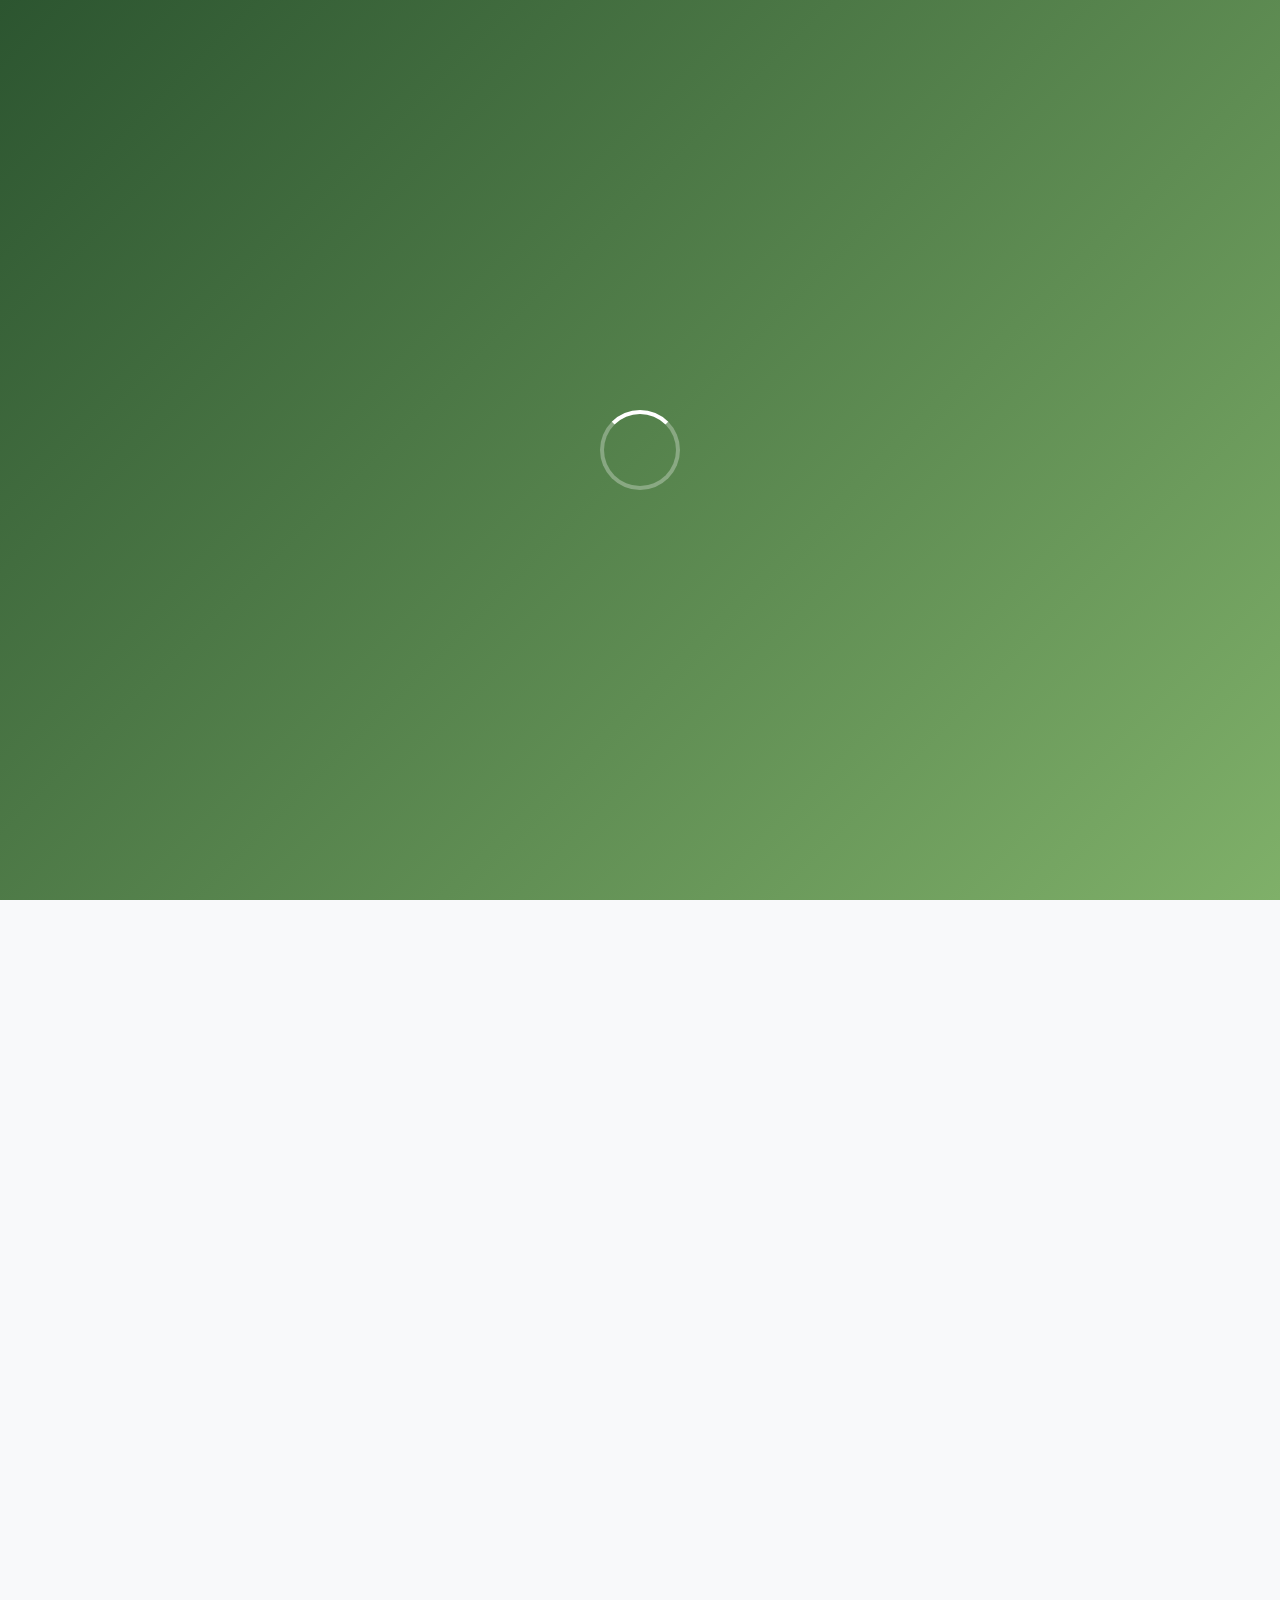
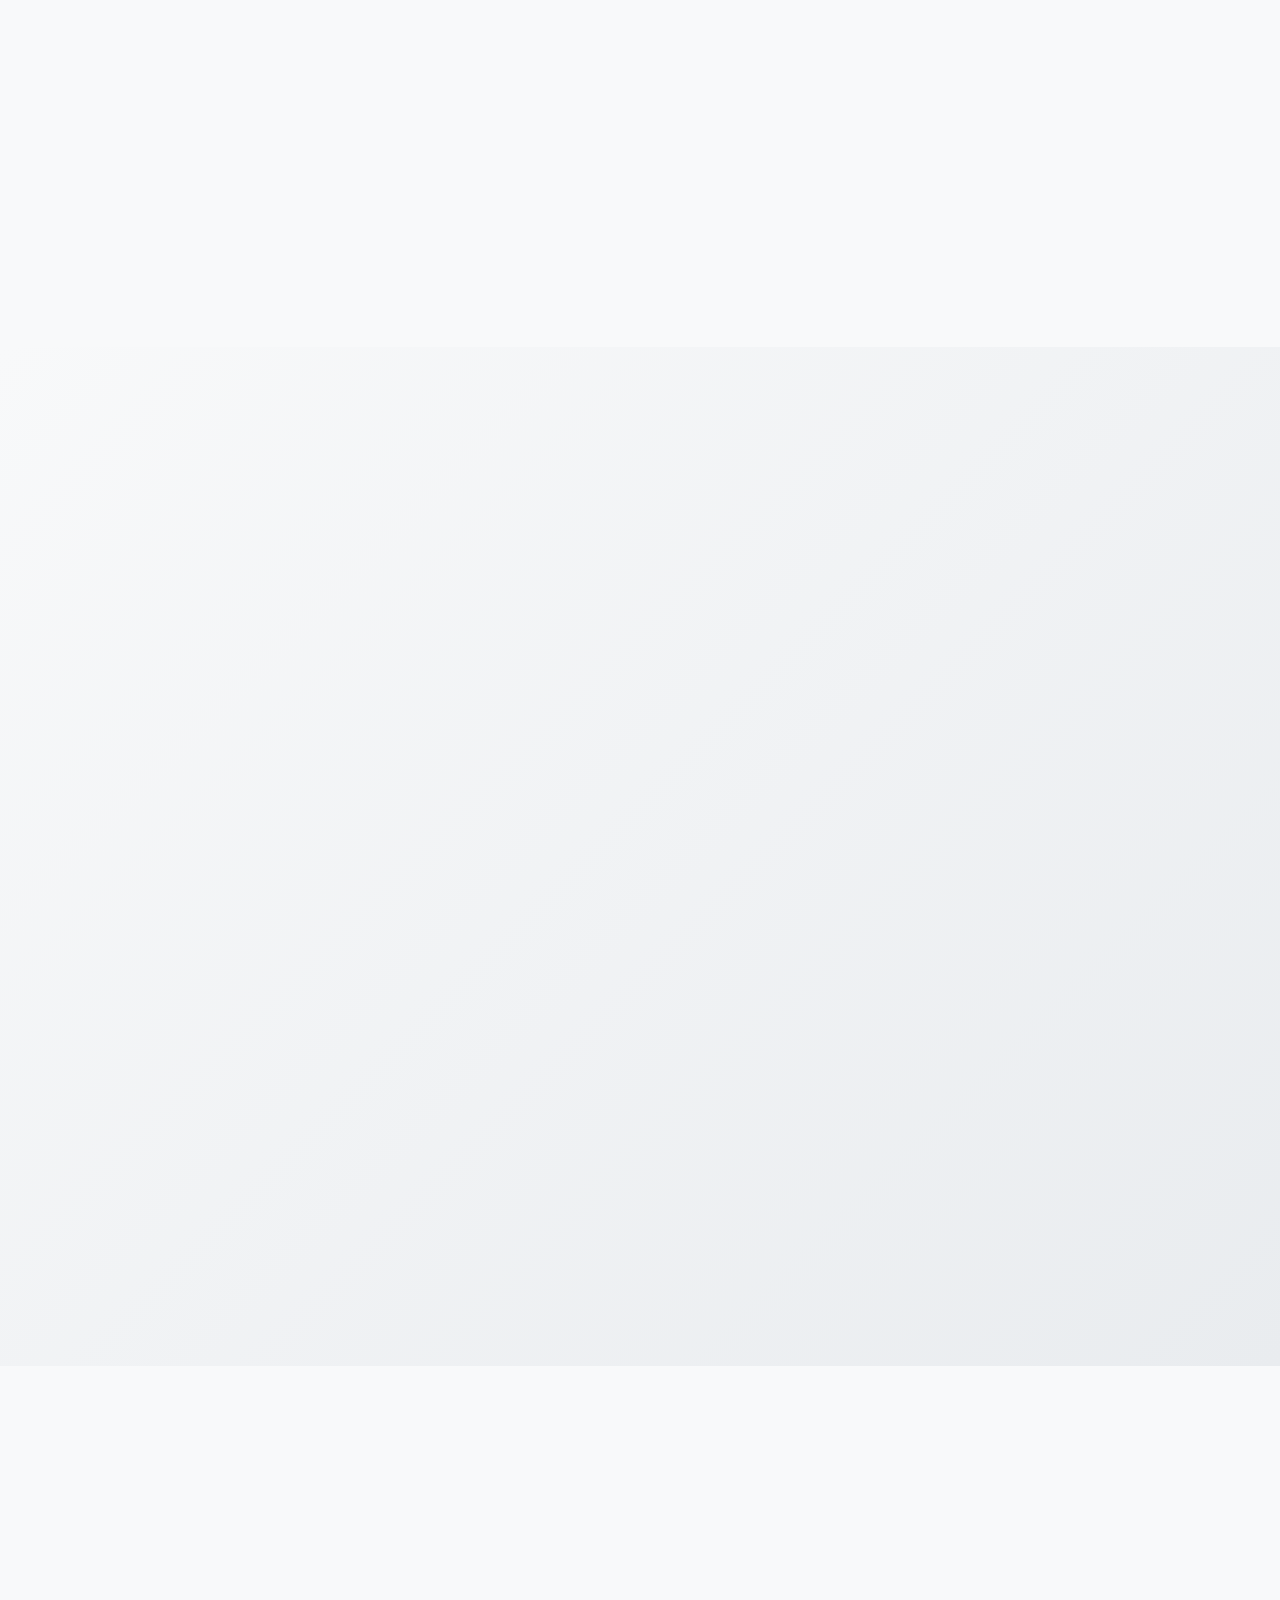
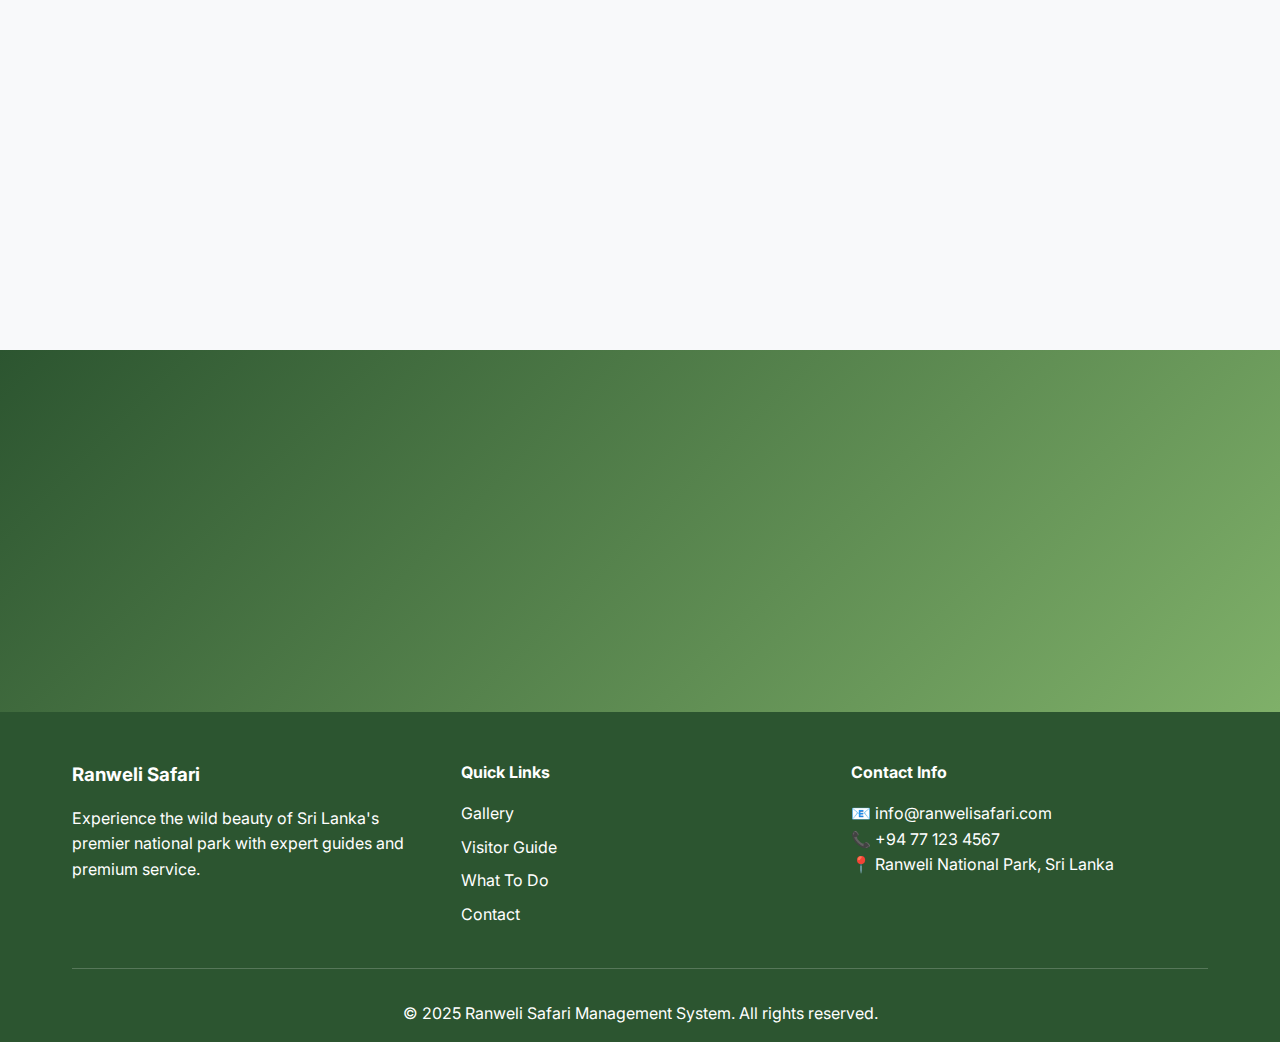
<file: src/main/resources/static/index.html>
<!DOCTYPE html>
<html lang="en">
<head>
    <meta charset="UTF-8">
    <meta name="viewport" content="width=device-width, initial-scale=1.0">
    <title>Ranweli Safari - Wild Adventures Await</title>
    <meta name="description" content="Experience the ultimate safari adventure at Ranweli National Park. Book your wildlife expedition today!">
    <link rel="preconnect" href="https://fonts.googleapis.com">
    <link rel="preconnect" href="https://fonts.gstatic.com" crossorigin>
    <link href="https://fonts.googleapis.com/css2?family=Inter:wght@300;400;500;600;700;800&display=swap" rel="stylesheet">
    <link rel="stylesheet" href="css/main.css">
    <link rel="icon" href="data:image/svg+xml,<svg xmlns='http://www.w3.org/2000/svg' viewBox='0 0 100 100'><text y='.9em' font-size='90'>🦁</text></svg>">
</head>
<body>
    <!-- Loading Animation -->
    <div class="loader">
        <div class="safari-loader"></div>
    </div>

    <!-- Navigation -->
    <nav class="navbar">
        <div class="nav-container">
            <a href="/" class="logo">Ranweli Safari</a>

            <ul class="nav-links">
                <li><a href="/" class="active">Home</a></li>
                <li><a href="gallery.html">Gallery</a></li>
                <li><a href="visitor-guide.html">Visitor Guide</a></li>
                <li><a href="what-to-do.html">What To Do</a></li>
                <li><a href="contact.html">Contact</a></li>
            </ul>

            <div class="auth-buttons">
                <a href="login.html" class="btn btn-outline">Login</a>
                <a href="signup.html" class="btn btn-primary">Book Safari</a>
            </div>

            <div class="mobile-menu-toggle">
                <span></span>
                <span></span>
                <span></span>
            </div>
        </div>
    </nav>

    <!-- Hero Section -->
    <section class="hero">
        <div class="floating-elements">
            <div class="floating-element">🦁</div>
            <div class="floating-element">🐘</div>
            <div class="floating-element">🦅</div>
        </div>

        <div class="hero-content">
            <h1>Wild Adventures Await</h1>
            <p>Experience the breathtaking wildlife of Ranweli National Park. Book your unforgettable safari adventure and witness nature's most magnificent creatures in their natural habitat.</p>
            <div class="hero-buttons">
                <a href="signup.html" class="btn btn-primary">Book Your Safari</a>
                <a href="gallery.html" class="btn btn-outline">View Gallery</a>
            </div>
        </div>
    </section>

    <!-- Features Section -->
    <section class="section">
        <div class="container">
            <div class="section-header">
                <h2 class="section-title fade-in">Why Choose Ranweli Safari?</h2>
                <p class="section-subtitle fade-in">Discover what makes our safari experience truly exceptional</p>
            </div>

            <div class="cards-grid">
                <div class="card fade-in">
                    <span class="card-icon">🦁</span>
                    <h3>Expert Guides</h3>
                    <p>Our experienced local guides know every corner of the park and will help you spot the most elusive wildlife while sharing fascinating stories about the ecosystem.</p>
                </div>

                <div class="card fade-in">
                    <span class="card-icon">🚙</span>
                    <h3>Premium Vehicles</h3>
                    <p>Travel in comfort with our well-maintained 4x4 safari vehicles, equipped with pop-up roofs for optimal wildlife viewing and photography opportunities.</p>
                </div>

                <div class="card fade-in">
                    <span class="card-icon">📸</span>
                    <h3>Photography Focus</h3>
                    <p>Perfect for wildlife photography enthusiasts. Our guides understand the best angles and timing to capture those once-in-a-lifetime shots.</p>
                </div>

                <div class="card fade-in">
                    <span class="card-icon">🌿</span>
                    <h3>Eco-Friendly</h3>
                    <p>We're committed to sustainable tourism practices that protect the wildlife and environment for future generations to enjoy.</p>
                </div>

                <div class="card fade-in">
                    <span class="card-icon">⭐</span>
                    <h3>5-Star Rated</h3>
                    <p>Consistently rated as the top safari experience in the region, with thousands of happy customers and glowing reviews.</p>
                </div>

                <div class="card fade-in">
                    <span class="card-icon">🕐</span>
                    <h3>Flexible Timing</h3>
                    <p>Choose from morning, afternoon, or full-day safari packages. We also offer special sunset and sunrise tours for magical experiences.</p>
                </div>
            </div>
        </div>
    </section>

    <!-- Wildlife Highlights -->
    <section class="section" style="background: linear-gradient(135deg, #f8f9fa 0%, #e9ecef 100%);">
        <div class="container">
            <div class="section-header">
                <h2 class="section-title fade-in">Meet the Wildlife</h2>
                <p class="section-subtitle fade-in">Encounter magnificent creatures in their natural habitat</p>
            </div>

            <div class="cards-grid">
                <div class="card fade-in">
                    <span class="card-icon">🐘</span>
                    <h3>Asian Elephants</h3>
                    <p>Witness majestic herds of Asian elephants as they roam freely through the park. These gentle giants are often seen bathing in water holes.</p>
                </div>

                <div class="card fade-in">
                    <span class="card-icon">🐆</span>
                    <h3>Leopards</h3>
                    <p>Ranweli is famous for its high leopard density. Spot these elusive big cats lounging on tree branches or stalking through the grasslands.</p>
                </div>

                <div class="card fade-in">
                    <span class="card-icon">🦌</span>
                    <h3>Spotted Deer</h3>
                    <p>Graceful spotted deer are abundant throughout the park, often seen grazing in open meadows and serving as prey for larger predators.</p>
                </div>

                <div class="card fade-in">
                    <span class="card-icon">🐻</span>
                    <h3>Sloth Bears</h3>
                    <p>These shaggy-coated bears are unique to Sri Lanka and can be spotted foraging for termites and fruits, especially during fruiting seasons.</p>
                </div>

                <div class="card fade-in">
                    <span class="card-icon">🦅</span>
                    <h3>Endemic Birds</h3>
                    <p>Over 200 bird species call Ranweli home, including many endemic species like the Sri Lankan junglefowl and painted stork.</p>
                </div>

                <div class="card fade-in">
                    <span class="card-icon">🐊</span>
                    <h3>Crocodiles</h3>
                    <p>Massive mugger crocodiles bask along the park's waterways. These ancient predators can grow up to 4 meters in length.</p>
                </div>
            </div>
        </div>
    </section>

    <!-- Testimonials -->
    <section class="section">
        <div class="container">
            <div class="section-header">
                <h2 class="section-title fade-in">What Our Guests Say</h2>
                <p class="section-subtitle fade-in">Read about amazing experiences from our satisfied customers</p>
            </div>

            <div class="cards-grid">
                <div class="card fade-in">
                    <div class="star-rating">
                        <span class="star active">★</span>
                        <span class="star active">★</span>
                        <span class="star active">★</span>
                        <span class="star active">★</span>
                        <span class="star active">★</span>
                    </div>
                    <p>"Absolutely incredible experience! We saw leopards, elephants, and so many birds. Our guide was knowledgeable and passionate. Highly recommend!"</p>
                    <h4>- Sarah & John, UK</h4>
                </div>

                <div class="card fade-in">
                    <div class="star-rating">
                        <span class="star active">★</span>
                        <span class="star active">★</span>
                        <span class="star active">★</span>
                        <span class="star active">★</span>
                        <span class="star active">★</span>
                    </div>
                    <p>"The sunrise safari was magical. Watching elephants emerge from the mist at dawn was a moment I'll never forget. Perfect organization!"</p>
                    <h4>- Michael Chen, Australia</h4>
                </div>

                <div class="card fade-in">
                    <div class="star-rating">
                        <span class="star active">★</span>
                        <span class="star active">★</span>
                        <span class="star active">★</span>
                        <span class="star active">★</span>
                        <span class="star active">★</span>
                    </div>
                    <p>"Photography tour exceeded expectations. Captured amazing shots of leopards and birds. Guide knew exactly where to find wildlife."</p>
                    <h4>- Emma Rodriguez, Spain</h4>
                </div>
            </div>
        </div>
    </section>

    <!-- Call to Action -->
    <section class="section" style="background: var(--gradient-primary); color: white;">
        <div class="container text-center">
            <h2 class="fade-in" style="color: white; margin-bottom: 1rem;">Ready for Your Adventure?</h2>
            <p class="fade-in" style="font-size: 1.2rem; margin-bottom: 2rem; max-width: 600px; margin-left: auto; margin-right: auto;">
                Don't miss out on the wildlife experience of a lifetime. Book your safari today and create memories that will last forever.
            </p>
            <div class="fade-in">
                <a href="signup.html" class="btn btn-outline" style="background: white; color: var(--primary-color); margin-right: 1rem;">Book Now</a>
                <a href="contact.html" class="btn" style="background: transparent; border: 2px solid white; color: white;">Contact Us</a>
            </div>
        </div>
    </section>

    <!-- Footer -->
    <footer style="background: var(--primary-color); color: white; padding: 3rem 0 1rem;">
        <div class="container">
            <div style="display: grid; grid-template-columns: repeat(auto-fit, minmax(250px, 1fr)); gap: 2rem; margin-bottom: 2rem;">
                <div>
                    <h3 style="margin-bottom: 1rem;">Ranweli Safari</h3>
                    <p>Experience the wild beauty of Sri Lanka's premier national park with expert guides and premium service.</p>
                </div>
                <div>
                    <h4 style="margin-bottom: 1rem;">Quick Links</h4>
                    <ul style="list-style: none;">
                        <li><a href="gallery.html" style="color: white; text-decoration: none; margin-bottom: 0.5rem; display: block;">Gallery</a></li>
                        <li><a href="visitor-guide.html" style="color: white; text-decoration: none; margin-bottom: 0.5rem; display: block;">Visitor Guide</a></li>
                        <li><a href="what-to-do.html" style="color: white; text-decoration: none; margin-bottom: 0.5rem; display: block;">What To Do</a></li>
                        <li><a href="contact.html" style="color: white; text-decoration: none; margin-bottom: 0.5rem; display: block;">Contact</a></li>
                    </ul>
                </div>
                <div>
                    <h4 style="margin-bottom: 1rem;">Contact Info</h4>
                    <p>📧 info@ranwelisafari.com</p>
                    <p>📞 +94 77 123 4567</p>
                    <p>📍 Ranweli National Park, Sri Lanka</p>
                </div>
            </div>
            <div style="text-align: center; padding-top: 2rem; border-top: 1px solid rgba(255,255,255,0.2);">
                <p>&copy; 2025 Ranweli Safari Management System. All rights reserved.</p>
            </div>
        </div>
    </footer>

    <script src="js/main.js"></script>
</body>
</html>
</file>
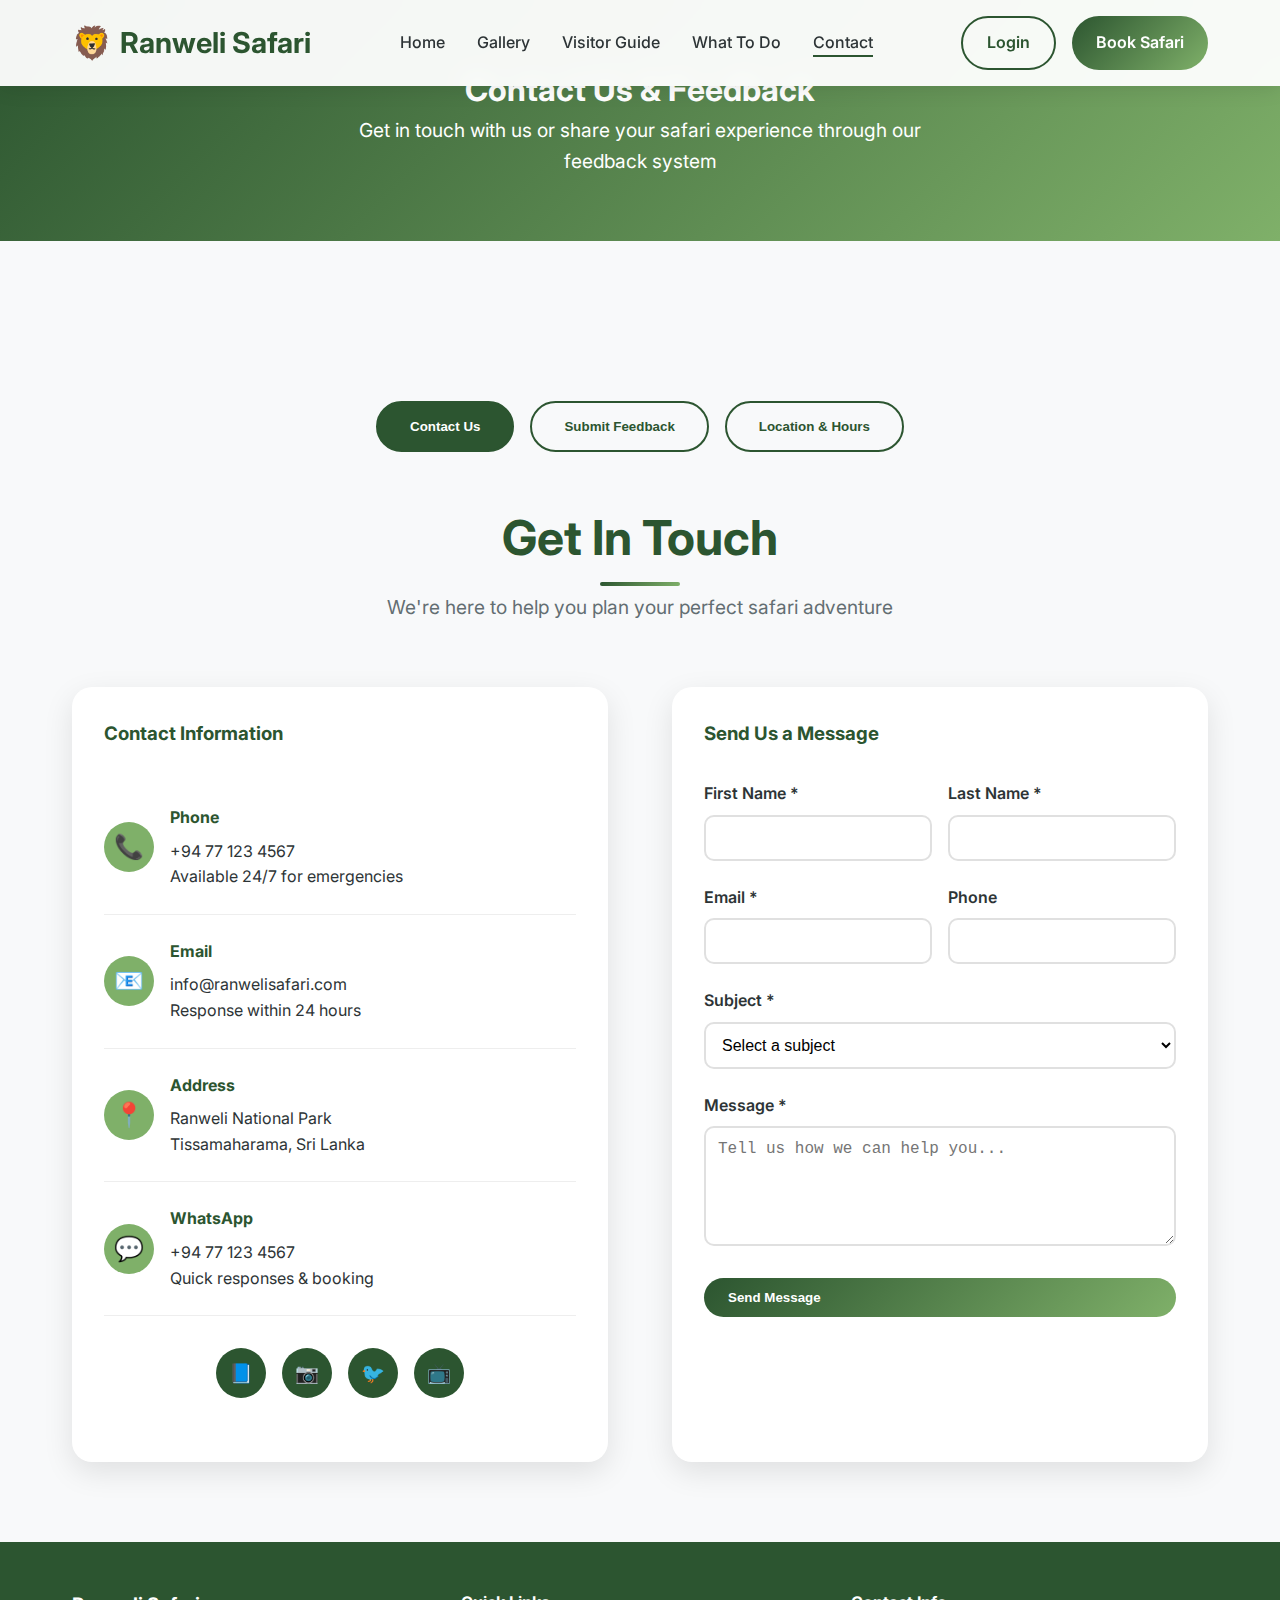
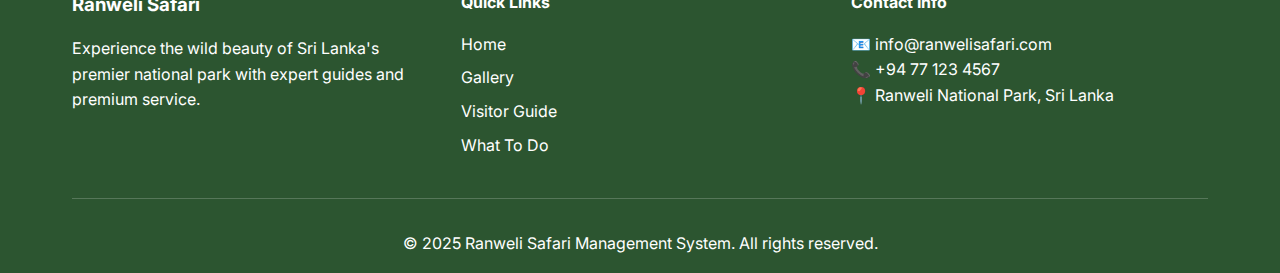
<file: src/main/resources/static/contact.html>
<!DOCTYPE html>
<html lang="en">
<head>
    <meta charset="UTF-8">
    <meta name="viewport" content="width=device-width, initial-scale=1.0">
    <title>Contact & Feedback - Ranweli Safari</title>
    <link rel="preconnect" href="https://fonts.googleapis.com">
    <link rel="preconnect" href="https://fonts.gstatic.com" crossorigin>
    <link href="https://fonts.googleapis.com/css2?family=Inter:wght@300;400;500;600;700;800&display=swap" rel="stylesheet">
    <link rel="stylesheet" href="css/main.css">
    <style>
        .contact-section {
            padding: 6rem 0 2rem;
        }

        .contact-hero {
            background: var(--gradient-primary);
            color: white;
            padding: 4rem 0;
            text-align: center;
            margin-bottom: 4rem;
        }

        .contact-tabs {
            display: flex;
            justify-content: center;
            gap: 1rem;
            margin-bottom: 3rem;
            flex-wrap: wrap;
        }

        .contact-tab {
            padding: 1rem 2rem;
            border: 2px solid var(--primary-color);
            background: transparent;
            color: var(--primary-color);
            border-radius: 50px;
            cursor: pointer;
            transition: all 0.3s ease;
            font-weight: 600;
        }

        .contact-tab.active,
        .contact-tab:hover {
            background: var(--primary-color);
            color: white;
        }

        .contact-content {
            display: none;
        }

        .contact-content.active {
            display: block;
        }

        .contact-grid {
            display: grid;
            grid-template-columns: 1fr 1fr;
            gap: 4rem;
            margin: 3rem 0;
        }

        .contact-info {
            background: white;
            border-radius: 20px;
            padding: 2rem;
            box-shadow: var(--shadow);
        }

        .contact-item {
            display: flex;
            align-items: center;
            gap: 1rem;
            padding: 1.5rem 0;
            border-bottom: 1px solid #eee;
        }

        .contact-item:last-child {
            border-bottom: none;
        }

        .contact-icon {
            width: 50px;
            height: 50px;
            background: var(--secondary-color);
            border-radius: 50%;
            display: flex;
            align-items: center;
            justify-content: center;
            font-size: 1.5rem;
            color: white;
        }

        .contact-details h4 {
            color: var(--primary-color);
            margin-bottom: 0.5rem;
        }

        .contact-form {
            background: white;
            border-radius: 20px;
            padding: 2rem;
            box-shadow: var(--shadow);
        }

        .form-row {
            display: grid;
            grid-template-columns: 1fr 1fr;
            gap: 1rem;
        }

        .form-group textarea {
            min-height: 120px;
            resize: vertical;
        }

        .feedback-form {
            background: white;
            border-radius: 20px;
            padding: 2rem;
            box-shadow: var(--shadow);
            margin: 2rem 0;
        }

        .rating-section {
            margin: 2rem 0;
            padding: 1.5rem;
            background: #f8f9fa;
            border-radius: 15px;
        }

        .rating-item {
            display: flex;
            justify-content: space-between;
            align-items: center;
            margin: 1rem 0;
            padding: 1rem;
            background: white;
            border-radius: 10px;
        }

        .rating-label {
            font-weight: 600;
            color: var(--primary-color);
        }

        .star-rating {
            display: flex;
            gap: 0.3rem;
        }

        .star {
            font-size: 1.8rem;
            color: #ddd;
            cursor: pointer;
            transition: all 0.2s ease;
        }

        .star:hover,
        .star.active {
            color: #ffd700;
            transform: scale(1.1);
        }

        .feedback-not-eligible {
            background: linear-gradient(135deg, #fff3cd 0%, #ffeaa7 100%);
            border: 2px solid #856404;
            border-radius: 15px;
            padding: 2rem;
            text-align: center;
            margin: 2rem 0;
        }

        .feedback-eligible {
            background: linear-gradient(135deg, #d4edda 0%, #c3e6cb 100%);
            border: 2px solid #155724;
            border-radius: 15px;
            padding: 2rem;
            text-align: center;
            margin: 2rem 0;
        }

        .safari-info {
            background: white;
            border-radius: 10px;
            padding: 1.5rem;
            margin: 1rem 0;
            border-left: 4px solid var(--accent-color);
        }

        .location-map {
            background: white;
            border-radius: 20px;
            padding: 2rem;
            box-shadow: var(--shadow);
            margin: 3rem 0;
            text-align: center;
        }

        .map-container {
            background: linear-gradient(135deg, #e8f5e8 0%, #f0f8ff 100%);
            border-radius: 15px;
            padding: 3rem;
            margin: 2rem 0;
            border: 2px solid var(--primary-color);
        }

        .operating-hours {
            background: white;
            border-radius: 20px;
            padding: 2rem;
            box-shadow: var(--shadow);
            margin: 3rem 0;
        }

        .hours-grid {
            display: grid;
            grid-template-columns: repeat(auto-fit, minmax(250px, 1fr));
            gap: 1.5rem;
            margin-top: 2rem;
        }

        .hours-card {
            background: #f8f9fa;
            border-radius: 15px;
            padding: 1.5rem;
            text-align: center;
            border: 2px solid var(--secondary-color);
        }

        .hours-card h4 {
            color: var(--primary-color);
            margin-bottom: 1rem;
        }

        .time-slot {
            display: flex;
            justify-content: space-between;
            padding: 0.5rem 0;
            border-bottom: 1px solid #dee2e6;
        }

        .time-slot:last-child {
            border-bottom: none;
        }

        .social-links {
            display: flex;
            gap: 1rem;
            justify-content: center;
            margin: 2rem 0;
        }

        .social-link {
            width: 50px;
            height: 50px;
            background: var(--primary-color);
            color: white;
            border-radius: 50%;
            display: flex;
            align-items: center;
            justify-content: center;
            text-decoration: none;
            font-size: 1.2rem;
            transition: all 0.3s ease;
        }

        .social-link:hover {
            background: var(--secondary-color);
            transform: translateY(-3px);
        }

        .feedback-status {
            padding: 1rem;
            border-radius: 10px;
            margin: 1rem 0;
            text-align: center;
            font-weight: 600;
        }

        .status-checking {
            background: #e3f2fd;
            color: #1976d2;
        }

        .status-eligible {
            background: #e8f5e9;
            color: #2e7d32;
        }

        .status-not-eligible {
            background: #fff3e0;
            color: #f57c00;
        }

        .status-error {
            background: #ffebee;
            color: #d32f2f;
        }

        @media (max-width: 768px) {
            .contact-grid {
                grid-template-columns: 1fr;
                gap: 2rem;
            }

            .form-row {
                grid-template-columns: 1fr;
            }

            .rating-item {
                flex-direction: column;
                gap: 1rem;
                text-align: center;
            }
        }
    </style>
</head>
<body>
    <!-- Navigation -->
    <nav class="navbar">
        <div class="nav-container">
            <a href="/" class="logo">Ranweli Safari</a>

            <ul class="nav-links">
                <li><a href="/">Home</a></li>
                <li><a href="gallery.html">Gallery</a></li>
                <li><a href="visitor-guide.html">Visitor Guide</a></li>
                <li><a href="what-to-do.html">What To Do</a></li>
                <li><a href="contact.html" class="active">Contact</a></li>
            </ul>

            <div class="auth-buttons">
                <a href="login.html" class="btn btn-outline">Login</a>
                <a href="signup.html" class="btn btn-primary">Book Safari</a>
            </div>

            <div class="mobile-menu-toggle">
                <span></span>
                <span></span>
                <span></span>
            </div>
        </div>
    </nav>

    <!-- Hero Section -->
    <section class="contact-hero">
        <div class="container">
            <h1 class="fade-in">Contact Us & Feedback</h1>
            <p class="fade-in" style="font-size: 1.2rem; max-width: 600px; margin: 0 auto;">
                Get in touch with us or share your safari experience through our feedback system
            </p>
        </div>
    </section>

    <!-- Contact Section -->
    <section class="contact-section">
        <div class="container">
            <!-- Contact Tabs -->
            <div class="contact-tabs fade-in">
                <button class="contact-tab active" data-tab="contact">Contact Us</button>
                <button class="contact-tab" data-tab="feedback">Submit Feedback</button>
                <button class="contact-tab" data-tab="location">Location & Hours</button>
            </div>

            <!-- Contact Us Content -->
            <div class="contact-content active" id="contact">
                <div class="section-header">
                    <h2 class="section-title">Get In Touch</h2>
                    <p class="section-subtitle">We're here to help you plan your perfect safari adventure</p>
                </div>

                <div class="contact-grid">
                    <div class="contact-info fade-in">
                        <h3 style="color: var(--primary-color); margin-bottom: 2rem;">Contact Information</h3>

                        <div class="contact-item">
                            <div class="contact-icon">📞</div>
                            <div class="contact-details">
                                <h4>Phone</h4>
                                <p>+94 77 123 4567</p>
                                <p>Available 24/7 for emergencies</p>
                            </div>
                        </div>

                        <div class="contact-item">
                            <div class="contact-icon">📧</div>
                            <div class="contact-details">
                                <h4>Email</h4>
                                <p>info@ranwelisafari.com</p>
                                <p>Response within 24 hours</p>
                            </div>
                        </div>

                        <div class="contact-item">
                            <div class="contact-icon">📍</div>
                            <div class="contact-details">
                                <h4>Address</h4>
                                <p>Ranweli National Park</p>
                                <p>Tissamaharama, Sri Lanka</p>
                            </div>
                        </div>

                        <div class="contact-item">
                            <div class="contact-icon">💬</div>
                            <div class="contact-details">
                                <h4>WhatsApp</h4>
                                <p>+94 77 123 4567</p>
                                <p>Quick responses & booking</p>
                            </div>
                        </div>

                        <div class="social-links">
                            <a href="#" class="social-link">📘</a>
                            <a href="#" class="social-link">📷</a>
                            <a href="#" class="social-link">🐦</a>
                            <a href="#" class="social-link">📺</a>
                        </div>
                    </div>

                    <div class="contact-form fade-in">
                        <h3 style="color: var(--primary-color); margin-bottom: 2rem;">Send Us a Message</h3>

                        <form id="contactForm">
                            <div class="form-row">
                                <div class="form-group">
                                    <label class="form-label">First Name *</label>
                                    <input type="text" class="form-control" required>
                                </div>
                                <div class="form-group">
                                    <label class="form-label">Last Name *</label>
                                    <input type="text" class="form-control" required>
                                </div>
                            </div>

                            <div class="form-row">
                                <div class="form-group">
                                    <label class="form-label">Email *</label>
                                    <input type="email" class="form-control" required>
                                </div>
                                <div class="form-group">
                                    <label class="form-label">Phone</label>
                                    <input type="tel" class="form-control">
                                </div>
                            </div>

                            <div class="form-group">
                                <label class="form-label">Subject *</label>
                                <select class="form-control" required>
                                    <option value="">Select a subject</option>
                                    <option value="booking">Safari Booking Inquiry</option>
                                    <option value="info">General Information</option>
                                    <option value="group">Group Bookings</option>
                                    <option value="special">Special Requirements</option>
                                    <option value="complaint">Complaint</option>
                                    <option value="other">Other</option>
                                </select>
                            </div>

                            <div class="form-group">
                                <label class="form-label">Message *</label>
                                <textarea class="form-control" placeholder="Tell us how we can help you..." required></textarea>
                            </div>

                            <button type="submit" class="btn btn-primary" style="width: 100%;">
                                Send Message
                            </button>
                        </form>
                    </div>
                </div>
            </div>

            <!-- Feedback Content -->
            <div class="contact-content" id="feedback">
                <div class="section-header">
                    <h2 class="section-title">Share Your Safari Experience</h2>
                    <p class="section-subtitle">Help us improve by rating your safari, driver, and tour guide</p>
                </div>

                <!-- Feedback Eligibility Check -->
                <div class="feedback-form fade-in">
                    <h3 style="color: var(--primary-color); margin-bottom: 1rem;">Feedback Eligibility Check</h3>
                    <p>Please enter your booking reference to verify your completed safari:</p>

                    <div class="form-group">
                        <label class="form-label">Booking Reference Number</label>
                        <input type="text" id="bookingRef" class="form-control" placeholder="e.g., RNW-2025-001234">
                        <button type="button" id="checkEligibility" class="btn btn-primary" style="margin-top: 1rem;">
                            Check Eligibility
                        </button>
                    </div>

                    <div id="eligibilityStatus" class="feedback-status status-checking" style="display: none;">
                        Checking your booking status...
                    </div>
                </div>

                <!-- Feedback Form (shown when eligible) -->
                <div id="feedbackFormContainer" style="display: none;">
                    <div class="feedback-form fade-in">
                        <h3 style="color: var(--primary-color); margin-bottom: 1rem;">Rate Your Experience</h3>

                        <div id="safariInfo" class="safari-info">
                            <!-- Safari information will be populated here -->
                        </div>

                        <form id="feedbackSubmissionForm">
                            <div class="rating-section">
                                <h4 style="color: var(--primary-color); margin-bottom: 1.5rem;">Rate Your Experience</h4>

                                <div class="rating-item">
                                    <span class="rating-label">Overall Safari Experience</span>
                                    <div class="star-rating" data-rating="safari">
                                        <span class="star" data-value="1">★</span>
                                        <span class="star" data-value="2">★</span>
                                        <span class="star" data-value="3">★</span>
                                        <span class="star" data-value="4">★</span>
                                        <span class="star" data-value="5">★</span>
                                    </div>
                                </div>

                                <div class="rating-item">
                                    <span class="rating-label">Tour Guide Performance</span>
                                    <div class="star-rating" data-rating="guide">
                                        <span class="star" data-value="1">★</span>
                                        <span class="star" data-value="2">★</span>
                                        <span class="star" data-value="3">★</span>
                                        <span class="star" data-value="4">★</span>
                                        <span class="star" data-value="5">★</span>
                                    </div>
                                </div>

                                <div class="rating-item">
                                    <span class="rating-label">Driver & Vehicle</span>
                                    <div class="star-rating" data-rating="driver">
                                        <span class="star" data-value="1">★</span>
                                        <span class="star" data-value="2">★</span>
                                        <span class="star" data-value="3">★</span>
                                        <span class="star" data-value="4">★</span>
                                        <span class="star" data-value="5">★</span>
                                    </div>
                                </div>
                            </div>

                            <div class="form-group">
                                <label class="form-label">What did you enjoy most about your safari?</label>
                                <textarea class="form-control" placeholder="Tell us about the highlights of your experience..."></textarea>
                            </div>

                            <div class="form-group">
                                <label class="form-label">Any suggestions for improvement?</label>
                                <textarea class="form-control" placeholder="Help us improve our services..."></textarea>
                            </div>

                            <div class="form-group">
                                <label class="form-label">Would you recommend us to others?</label>
                                <select class="form-control">
                                    <option value="">Select an option</option>
                                    <option value="definitely">Definitely</option>
                                    <option value="probably">Probably</option>
                                    <option value="maybe">Maybe</option>
                                    <option value="probably-not">Probably Not</option>
                                    <option value="definitely-not">Definitely Not</option>
                                </select>
                            </div>

                            <button type="submit" class="btn btn-primary" style="width: 100%;">
                                Submit Feedback
                            </button>
                        </form>
                    </div>
                </div>

                <!-- Not Eligible Message -->
                <div id="notEligibleMessage" class="feedback-not-eligible" style="display: none;">
                    <h3>🚫 Feedback Not Available</h3>
                    <p>We're sorry, but feedback submission is only available for customers who have completed a paid safari with us.</p>
                    <p><strong>To submit feedback, you must:</strong></p>
                    <ul style="text-align: left; max-width: 400px; margin: 1rem auto;">
                        <li>Have completed a safari within the last 30 days</li>
                        <li>Have a valid booking reference</li>
                        <li>Have completed payment for your safari</li>
                    </ul>
                    <p>If you believe this is an error, please <a href="#" onclick="switchTab('contact')" style="color: #856404; text-decoration: underline;">contact us</a> directly.</p>
                </div>
            </div>

            <!-- Location & Hours Content -->
            <div class="contact-content" id="location">
                <div class="section-header">
                    <h2 class="section-title">Visit Us</h2>
                    <p class="section-subtitle">Find us and plan your visit with our operating hours</p>
                </div>

                <div class="location-map fade-in">
                    <h3 style="color: var(--primary-color); margin-bottom: 2rem;">📍 Our Location</h3>

                    <div class="map-container">
                        <div style="text-align: center; color: var(--primary-color);">
                            <h4>🗺️ Interactive Map</h4>
                            <p style="margin: 1rem 0;">Ranweli National Park Entrance</p>
                            <p>Coordinates: 6.3014° N, 81.2808° E</p>
                            <div style="margin: 2rem 0;">
                                <strong>Driving Directions:</strong><br>
                                • From Colombo: Take A2 highway south to Hambantota, then A18 to Tissamaharama<br>
                                • From Airport: Approximately 3.5 hours drive via Southern Expressway<br>
                                • GPS: Use "Ranweli National Park" or coordinates above
                            </div>
                        </div>
                    </div>
                </div>

                <div class="operating-hours fade-in">
                    <h3 style="color: var(--primary-color); margin-bottom: 2rem;">🕐 Operating Hours</h3>

                    <div class="hours-grid">
                        <div class="hours-card">
                            <h4>Park Entry Times</h4>
                            <div class="time-slot">
                                <span>Early Morning</span>
                                <span>6:00 AM</span>
                            </div>
                            <div class="time-slot">
                                <span>Late Morning</span>
                                <span>9:00 AM</span>
                            </div>
                            <div class="time-slot">
                                <span>Afternoon</span>
                                <span>2:00 PM</span>
                            </div>
                            <div class="time-slot">
                                <span>Evening</span>
                                <span>3:30 PM</span>
                            </div>
                        </div>

                        <div class="hours-card">
                            <h4>Office Hours</h4>
                            <div class="time-slot">
                                <span>Monday - Friday</span>
                                <span>8:00 AM - 6:00 PM</span>
                            </div>
                            <div class="time-slot">
                                <span>Saturday</span>
                                <span>8:00 AM - 8:00 PM</span>
                            </div>
                            <div class="time-slot">
                                <span>Sunday</span>
                                <span>7:00 AM - 8:00 PM</span>
                            </div>
                            <div class="time-slot">
                                <span>Emergency Line</span>
                                <span>24/7</span>
                            </div>
                        </div>

                        <div class="hours-card">
                            <h4>Best Visiting Times</h4>
                            <div class="time-slot">
                                <span>Wildlife Activity</span>
                                <span>6-9 AM, 3-6 PM</span>
                            </div>
                            <div class="time-slot">
                                <span>Photography</span>
                                <span>Golden Hours</span>
                            </div>
                            <div class="time-slot">
                                <span>Bird Watching</span>
                                <span>Early Morning</span>
                            </div>
                            <div class="time-slot">
                                <span>Leopard Spotting</span>
                                <span>Late Afternoon</span>
                            </div>
                        </div>

                        <div class="hours-card">
                            <h4>Seasonal Information</h4>
                            <div class="time-slot">
                                <span>Dry Season</span>
                                <span>May - September</span>
                            </div>
                            <div class="time-slot">
                                <span>Wet Season</span>
                                <span>October - January</span>
                            </div>
                            <div class="time-slot">
                                <span>Best Weather</span>
                                <span>February - April</span>
                            </div>
                            <div class="time-slot">
                                <span>Peak Season</span>
                                <span>June - August</span>
                            </div>
                        </div>
                    </div>
                </div>

                <div class="info-box fade-in">
                    <h3>ℹ️ Important Information</h3>
                    <p><strong>Advance Booking:</strong> Recommended, especially during peak season<br>
                    <strong>Last Entry:</strong> 4:00 PM for evening safaris<br>
                    <strong>Park Closure:</strong> 6:30 PM (all vehicles must exit)<br>
                    <strong>Weather Policy:</strong> Safaris may be cancelled due to severe weather conditions<br>
                    <strong>Holiday Hours:</strong> Special hours during Sinhala/Tamil New Year and major holidays</p>
                </div>
            </div>
        </div>
    </section>

    <!-- Footer -->
    <footer style="background: var(--primary-color); color: white; padding: 3rem 0 1rem;">
        <div class="container">
            <div style="display: grid; grid-template-columns: repeat(auto-fit, minmax(250px, 1fr)); gap: 2rem; margin-bottom: 2rem;">
                <div>
                    <h3 style="margin-bottom: 1rem;">Ranweli Safari</h3>
                    <p>Experience the wild beauty of Sri Lanka's premier national park with expert guides and premium service.</p>
                </div>
                <div>
                    <h4 style="margin-bottom: 1rem;">Quick Links</h4>
                    <ul style="list-style: none;">
                        <li><a href="/" style="color: white; text-decoration: none; margin-bottom: 0.5rem; display: block;">Home</a></li>
                        <li><a href="gallery.html" style="color: white; text-decoration: none; margin-bottom: 0.5rem; display: block;">Gallery</a></li>
                        <li><a href="visitor-guide.html" style="color: white; text-decoration: none; margin-bottom: 0.5rem; display: block;">Visitor Guide</a></li>
                        <li><a href="what-to-do.html" style="color: white; text-decoration: none; margin-bottom: 0.5rem; display: block;">What To Do</a></li>
                    </ul>
                </div>
                <div>
                    <h4 style="margin-bottom: 1rem;">Contact Info</h4>
                    <p>📧 info@ranwelisafari.com</p>
                    <p>📞 +94 77 123 4567</p>
                    <p>📍 Ranweli National Park, Sri Lanka</p>
                </div>
            </div>
            <div style="text-align: center; padding-top: 2rem; border-top: 1px solid rgba(255,255,255,0.2);">
                <p>&copy; 2025 Ranweli Safari Management System. All rights reserved.</p>
            </div>
        </div>
    </footer>

    <script src="js/main.js"></script>
    <script>
        // Tab functionality
        document.addEventListener('DOMContentLoaded', function() {
            const contactTabs = document.querySelectorAll('.contact-tab');
            const contactContents = document.querySelectorAll('.contact-content');

            contactTabs.forEach(tab => {
                tab.addEventListener('click', () => {
                    switchTab(tab.dataset.tab);
                });
            });

            // Star rating functionality
            initStarRating();

            // Eligibility check
            document.getElementById('checkEligibility').addEventListener('click', checkFeedbackEligibility);

            // Form submissions
            document.getElementById('contactForm').addEventListener('submit', submitContactForm);
        });

        function switchTab(tabName) {
            const contactTabs = document.querySelectorAll('.contact-tab');
            const contactContents = document.querySelectorAll('.contact-content');

            contactTabs.forEach(t => t.classList.remove('active'));
            contactContents.forEach(c => c.classList.remove('active'));

            document.querySelector(`[data-tab="${tabName}"]`).classList.add('active');
            document.getElementById(tabName).classList.add('active');
        }

        function initStarRating() {
            const ratings = {};

            document.querySelectorAll('.star-rating').forEach(rating => {
                const category = rating.dataset.rating;
                const stars = rating.querySelectorAll('.star');

                stars.forEach((star, index) => {
                    star.addEventListener('click', () => {
                        const value = index + 1;
                        ratings[category] = value;

                        stars.forEach((s, i) => {
                            if (i < value) {
                                s.classList.add('active');
                            } else {
                                s.classList.remove('active');
                            }
                        });

                        console.log('Ratings:', ratings);
                    });

                    star.addEventListener('mouseenter', () => {
                        stars.forEach((s, i) => {
                            if (i <= index) {
                                s.style.color = '#ffd700';
                            } else {
                                s.style.color = '#ddd';
                            }
                        });
                    });
                });

                rating.addEventListener('mouseleave', () => {
                    const currentValue = ratings[category] || 0;
                    stars.forEach((s, i) => {
                        if (i < currentValue) {
                            s.style.color = '#ffd700';
                        } else {
                            s.style.color = '#ddd';
                        }
                    });
                });
            });

            // Store ratings globally for form submission
            window.safariRatings = ratings;
        }

        async function checkFeedbackEligibility() {
            const bookingRef = document.getElementById('bookingRef').value.trim();
            const statusDiv = document.getElementById('eligibilityStatus');

            if (!bookingRef) {
                alert('Please enter your booking reference number');
                return;
            }

            statusDiv.style.display = 'block';
            statusDiv.className = 'feedback-status status-checking';
            statusDiv.textContent = 'Checking your booking status...';

            try {
                // Simulate API call to check booking eligibility
                const response = await SafariApp.API.get(`/api/bookings/${bookingRef}/feedback-eligibility`);

                if (response.eligible) {
                    statusDiv.className = 'feedback-status status-eligible';
                    statusDiv.textContent = '✅ You are eligible to submit feedback!';

                    // Show safari information
                    document.getElementById('safariInfo').innerHTML = `
                        <h4>Your Safari Details</h4>
                        <p><strong>Booking Reference:</strong> ${response.bookingRef}</p>
                        <p><strong>Safari Date:</strong> ${SafariApp.formatDate(response.safariDate)}</p>
                        <p><strong>Guide:</strong> ${response.guideName}</p>
                        <p><strong>Driver:</strong> ${response.driverName}</p>
                        <p><strong>Package:</strong> ${response.packageName}</p>
                    `;

                    // Show feedback form
                    document.getElementById('feedbackFormContainer').style.display = 'block';
                    document.getElementById('notEligibleMessage').style.display = 'none';

                } else {
                    statusDiv.className = 'feedback-status status-not-eligible';
                    statusDiv.textContent = '❌ Booking not found or not eligible for feedback';

                    document.getElementById('feedbackFormContainer').style.display = 'none';
                    document.getElementById('notEligibleMessage').style.display = 'block';
                }

            } catch (error) {
                statusDiv.className = 'feedback-status status-error';
                statusDiv.textContent = '❌ Error checking booking status. Please try again.';

                // For demo purposes, show mock eligibility
                setTimeout(() => {
                    if (bookingRef.toLowerCase().includes('rnw')) {
                        statusDiv.className = 'feedback-status status-eligible';
                        statusDiv.textContent = '✅ You are eligible to submit feedback!';

                        document.getElementById('safariInfo').innerHTML = `
                            <h4>Your Safari Details</h4>
                            <p><strong>Booking Reference:</strong> ${bookingRef}</p>
                            <p><strong>Safari Date:</strong> January 15, 2025</p>
                            <p><strong>Guide:</strong> Kumara Perera</p>
                            <p><strong>Driver:</strong> Nimal Silva</p>
                            <p><strong>Package:</strong> Full Day Safari Experience</p>
                        `;

                        document.getElementById('feedbackFormContainer').style.display = 'block';
                        document.getElementById('notEligibleMessage').style.display = 'none';
                    } else {
                        document.getElementById('feedbackFormContainer').style.display = 'none';
                        document.getElementById('notEligibleMessage').style.display = 'block';
                    }
                }, 1000);
            }
        }

        async function submitContactForm(e) {
            e.preventDefault();

            const formData = new FormData(e.target);
            const data = Object.fromEntries(formData);

            try {
                await SafariApp.API.post('/api/contact/submit', data);
                SafariApp.Notifications.success('Message sent successfully! We will get back to you soon.');
                e.target.reset();
            } catch (error) {
                SafariApp.Notifications.error('Failed to send message. Please try again.');
            }
        }

        // Feedback form submission
        document.addEventListener('DOMContentLoaded', function() {
            const feedbackForm = document.getElementById('feedbackSubmissionForm');
            if (feedbackForm) {
                feedbackForm.addEventListener('submit', async function(e) {
                    e.preventDefault();

                    const formData = new FormData(e.target);
                    const data = Object.fromEntries(formData);
                    data.ratings = window.safariRatings || {};
                    data.bookingRef = document.getElementById('bookingRef').value;

                    try {
                        await SafariApp.API.post('/api/feedback/submit', data);
                        SafariApp.Notifications.success('Thank you for your feedback! Your review has been submitted.');
                        e.target.reset();

                        // Reset star ratings
                        document.querySelectorAll('.star').forEach(star => {
                            star.classList.remove('active');
                            star.style.color = '#ddd';
                        });

                        window.safariRatings = {};

                    } catch (error) {
                        SafariApp.Notifications.error('Failed to submit feedback. Please try again.');
                    }
                });
            }
        });
    </script>
</body>
</html>
</file>
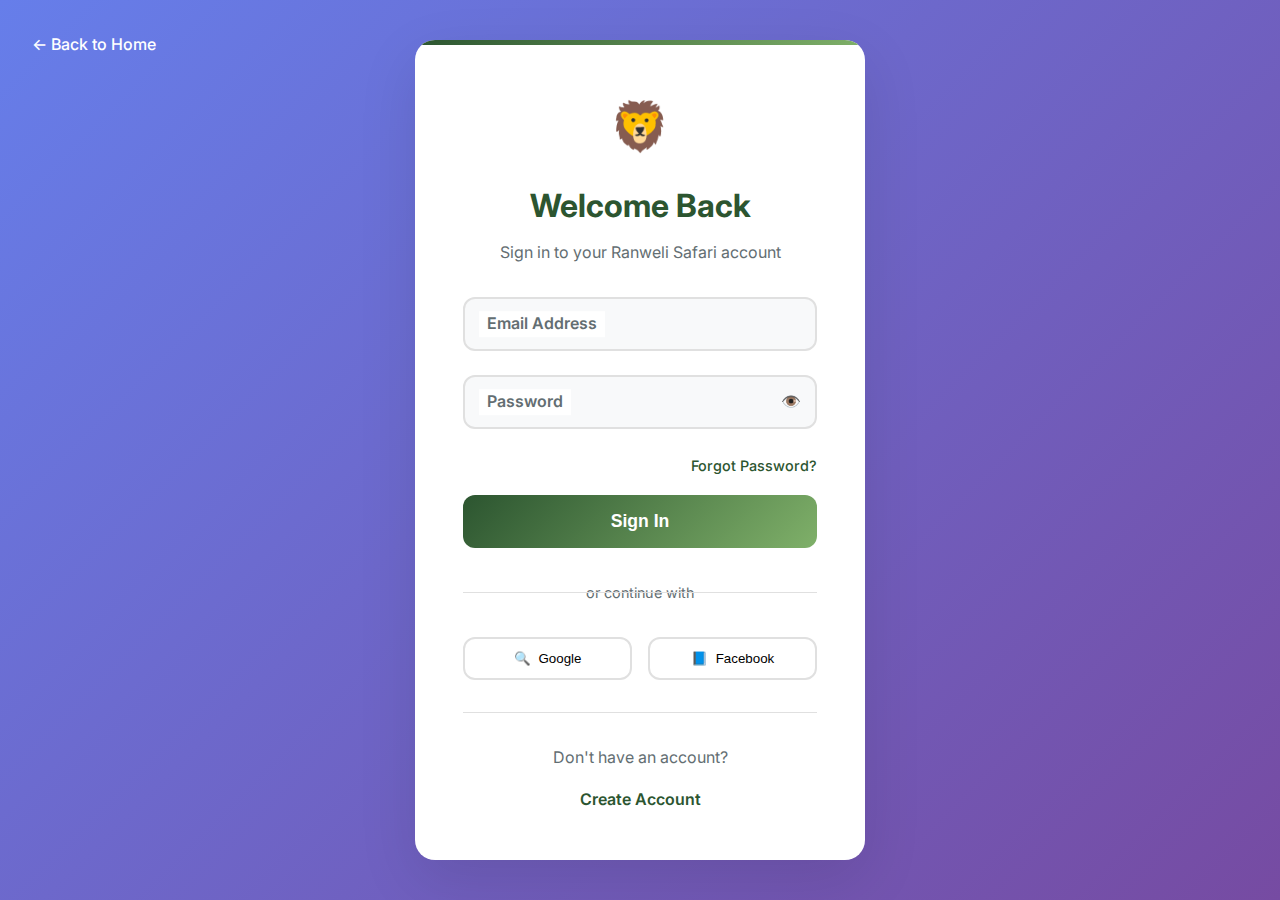
<file: src/main/resources/static/login.html>
<!DOCTYPE html>
<html lang="en">
<head>
    <meta charset="UTF-8">
    <meta name="viewport" content="width=device-width, initial-scale=1.0">
    <title>Login - Ranweli Safari</title>
    <link rel="preconnect" href="https://fonts.googleapis.com">
    <link rel="preconnect" href="https://fonts.gstatic.com" crossorigin>
    <link href="https://fonts.googleapis.com/css2?family=Inter:wght@300;400;500;600;700;800&display=swap" rel="stylesheet">
    <link rel="stylesheet" href="css/main.css">
    <style>
        .auth-container {
            min-height: 100vh;
            display: flex;
            align-items: center;
            justify-content: center;
            background: linear-gradient(135deg, #667eea 0%, #764ba2 100%);
            padding: 2rem;
        }

        .auth-card {
            background: white;
            border-radius: 20px;
            padding: 3rem;
            box-shadow: 0 20px 60px rgba(0,0,0,0.1);
            max-width: 450px;
            width: 100%;
            position: relative;
            overflow: hidden;
        }

        .auth-card::before {
            content: '';
            position: absolute;
            top: 0;
            left: 0;
            right: 0;
            height: 5px;
            background: var(--gradient-primary);
        }

        .auth-header {
            text-align: center;
            margin-bottom: 2rem;
        }

        .auth-logo {
            font-size: 3rem;
            margin-bottom: 1rem;
        }

        .auth-title {
            font-size: 2rem;
            font-weight: 700;
            color: var(--primary-color);
            margin-bottom: 0.5rem;
        }

        .auth-subtitle {
            color: var(--text-light);
            font-size: 1rem;
        }

        .auth-form {
            margin-bottom: 2rem;
        }

        .form-group {
            position: relative;
            margin-bottom: 1.5rem;
        }

        .form-control {
            width: 100%;
            padding: 1rem;
            border: 2px solid #e0e0e0;
            border-radius: 12px;
            font-size: 1rem;
            transition: all 0.3s ease;
            background: #f8f9fa;
        }

        .form-control:focus {
            outline: none;
            border-color: var(--primary-color);
            background: white;
            box-shadow: 0 0 0 3px rgba(44, 85, 48, 0.1);
        }

        .form-label {
            position: absolute;
            top: 50%;
            left: 1rem;
            transform: translateY(-50%);
            color: var(--text-light);
            transition: all 0.3s ease;
            pointer-events: none;
            background: white;
            padding: 0 0.5rem;
        }

        .form-control:focus + .form-label,
        .form-control:not(:placeholder-shown) + .form-label {
            top: 0;
            font-size: 0.875rem;
            color: var(--primary-color);
            font-weight: 600;
        }

        .password-toggle {
            position: absolute;
            right: 1rem;
            top: 50%;
            transform: translateY(-50%);
            cursor: pointer;
            color: var(--text-light);
            transition: color 0.3s ease;
        }

        .password-toggle:hover {
            color: var(--primary-color);
        }

        .forgot-password {
            text-align: right;
            margin: 1rem 0;
        }

        .forgot-password a {
            color: var(--primary-color);
            text-decoration: none;
            font-size: 0.9rem;
            font-weight: 500;
        }

        .forgot-password a:hover {
            text-decoration: underline;
        }

        .auth-btn {
            width: 100%;
            padding: 1rem;
            background: var(--gradient-primary);
            color: white;
            border: none;
            border-radius: 12px;
            font-size: 1.1rem;
            font-weight: 600;
            cursor: pointer;
            transition: all 0.3s ease;
            position: relative;
            overflow: hidden;
        }

        .auth-btn:hover {
            transform: translateY(-2px);
            box-shadow: 0 10px 30px rgba(44, 85, 48, 0.3);
        }

        .auth-btn:disabled {
            opacity: 0.7;
            cursor: not-allowed;
            transform: none;
        }

        .auth-divider {
            text-align: center;
            margin: 2rem 0;
            position: relative;
        }

        .auth-divider::before {
            content: '';
            position: absolute;
            top: 50%;
            left: 0;
            right: 0;
            height: 1px;
            background: #e0e0e0;
        }

        .auth-divider span {
            background: white;
            padding: 0 1rem;
            color: var(--text-light);
            font-size: 0.9rem;
        }

        .social-login {
            display: grid;
            grid-template-columns: 1fr 1fr;
            gap: 1rem;
            margin-bottom: 2rem;
        }

        .social-btn {
            padding: 0.75rem;
            border: 2px solid #e0e0e0;
            border-radius: 12px;
            background: white;
            cursor: pointer;
            transition: all 0.3s ease;
            display: flex;
            align-items: center;
            justify-content: center;
            gap: 0.5rem;
            font-weight: 500;
        }

        .social-btn:hover {
            border-color: var(--primary-color);
            background: #f8f9fa;
        }

        .auth-footer {
            text-align: center;
            padding-top: 2rem;
            border-top: 1px solid #e0e0e0;
        }

        .auth-footer p {
            color: var(--text-light);
            margin-bottom: 1rem;
        }

        .auth-footer a {
            color: var(--primary-color);
            text-decoration: none;
            font-weight: 600;
        }

        .auth-footer a:hover {
            text-decoration: underline;
        }

        .error-message {
            background: #ffebee;
            color: #c62828;
            padding: 0.75rem;
            border-radius: 8px;
            margin-bottom: 1rem;
            font-size: 0.9rem;
            display: none;
        }

        .success-message {
            background: #e8f5e9;
            color: #2e7d32;
            padding: 0.75rem;
            border-radius: 8px;
            margin-bottom: 1rem;
            font-size: 0.9rem;
            display: none;
        }

        .loading-spinner {
            display: none;
            width: 20px;
            height: 20px;
            border: 2px solid rgba(255,255,255,0.3);
            border-top: 2px solid white;
            border-radius: 50%;
            animation: spin 1s linear infinite;
            margin-right: 0.5rem;
        }

        @keyframes spin {
            0% { transform: rotate(0deg); }
            100% { transform: rotate(360deg); }
        }

        .back-home {
            position: absolute;
            top: 2rem;
            left: 2rem;
            color: white;
            text-decoration: none;
            font-weight: 500;
            display: flex;
            align-items: center;
            gap: 0.5rem;
            transition: all 0.3s ease;
        }

        .back-home:hover {
            transform: translateX(-5px);
        }

        @media (max-width: 768px) {
            .auth-container {
                padding: 1rem;
            }

            .auth-card {
                padding: 2rem;
            }

            .social-login {
                grid-template-columns: 1fr;
            }
        }
    </style>
</head>
<body>
    <div class="auth-container">
        <a href="/" class="back-home">
            ← Back to Home
        </a>

        <div class="auth-card">
            <div class="auth-header">
                <div class="auth-logo">🦁</div>
                <h1 class="auth-title">Welcome Back</h1>
                <p class="auth-subtitle">Sign in to your Ranweli Safari account</p>
            </div>

            <div id="errorMessage" class="error-message"></div>
            <div id="successMessage" class="success-message"></div>

            <form class="auth-form" id="loginForm">
                <div class="form-group">
                    <input type="email" class="form-control" id="email" placeholder=" " required>
                    <label class="form-label" for="email">Email Address</label>
                </div>

                <div class="form-group">
                    <input type="password" class="form-control" id="password" placeholder=" " required>
                    <label class="form-label" for="password">Password</label>
                    <span class="password-toggle" onclick="togglePassword()">👁️</span>
                </div>

                <div class="forgot-password">
                    <a href="#" onclick="showForgotPassword()">Forgot Password?</a>
                </div>

                <button type="submit" class="auth-btn">
                    <div class="loading-spinner"></div>
                    Sign In
                </button>
            </form>

            <div class="auth-divider">
                <span>or continue with</span>
            </div>

            <div class="social-login">
                <button class="social-btn" onclick="socialLogin('google')">
                    <span>🔍</span>
                    Google
                </button>
                <button class="social-btn" onclick="socialLogin('facebook')">
                    <span>📘</span>
                    Facebook
                </button>
            </div>

            <div class="auth-footer">
                <p>Don't have an account?</p>
                <a href="signup.html">Create Account</a>
            </div>
        </div>
    </div>

    <!-- Forgot Password Modal -->
    <div class="modal" id="forgotPasswordModal">
        <div class="modal-content">
            <button class="modal-close">&times;</button>
            <h3 style="color: var(--primary-color); margin-bottom: 1rem;">Reset Password</h3>
            <p style="margin-bottom: 2rem; color: var(--text-light);">
                Enter your email address and we'll send you a link to reset your password.
            </p>

            <form id="forgotPasswordForm">
                <div class="form-group">
                    <input type="email" class="form-control" placeholder="Enter your email address" required>
                </div>
                <button type="submit" class="btn btn-primary" style="width: 100%;">
                    Send Reset Link
                </button>
            </form>
        </div>
    </div>

    <script src="js/main.js"></script>
    <script>
        document.addEventListener('DOMContentLoaded', function() {
            // Check if user is already logged in
            if (SafariApp.Auth.isAuthenticated()) {
                const userRole = SafariApp.Auth.getUserRole();
                redirectToDashboard(userRole);
            }

            // Login form submission
            document.getElementById('loginForm').addEventListener('submit', handleLogin);

            // Forgot password form
            document.getElementById('forgotPasswordForm').addEventListener('submit', handleForgotPassword);
        });

        async function handleLogin(e) {
            e.preventDefault();

            const email = document.getElementById('email').value;
            const password = document.getElementById('password').value;
            const submitBtn = e.target.querySelector('button[type="submit"]');
            const spinner = submitBtn.querySelector('.loading-spinner');

            // Show loading state
            submitBtn.disabled = true;
            spinner.style.display = 'inline-block';
            submitBtn.textContent = 'Signing In...';

            hideMessages();

            try {
                const response = await SafariApp.Auth.login(email, password);

                showSuccessMessage('Login successful! Redirecting...');

                // Redirect based on user role
                setTimeout(() => {
                    redirectToDashboard(response.role);
                }, 1500);

            } catch (error) {
                showErrorMessage('Invalid email or password. Please try again.');
            } finally {
                // Reset button state
                submitBtn.disabled = false;
                spinner.style.display = 'none';
                submitBtn.textContent = 'Sign In';
            }
        }

        function redirectToDashboard(role) {
            switch (role) {
                case 'ADMIN':
                    window.location.href = 'dashboards/admin.html';
                    break;
                case 'GUIDE':
                    window.location.href = 'dashboards/guide.html';
                    break;
                case 'DRIVER':
                    window.location.href = 'dashboards/driver.html';
                    break;
                case 'PACKAGE_BUILDER':
                    window.location.href = 'dashboards/package-builder.html';
                    break;
                case 'BOOKING_OFFICER':
                    window.location.href = 'dashboards/booking-officer.html';
                    break;
                case 'MAINTENANCE_OFFICER':
                    window.location.href = 'dashboards/maintenance-officer.html';
                    break;
                case 'TOUR_CREW_MANAGER':
                    window.location.href = 'dashboards/tour-crew-manager.html';
                    break;
                case 'TOURIST':
                default:
                    window.location.href = 'dashboards/tourist.html';
                    break;
            }
        }

        function togglePassword() {
            const passwordInput = document.getElementById('password');
            const toggle = document.querySelector('.password-toggle');

            if (passwordInput.type === 'password') {
                passwordInput.type = 'text';
                toggle.textContent = '🙈';
            } else {
                passwordInput.type = 'password';
                toggle.textContent = '👁️';
            }
        }

        function showForgotPassword() {
            SafariApp.openModal('forgotPasswordModal');
        }

        async function handleForgotPassword(e) {
            e.preventDefault();

            const email = e.target.querySelector('input[type="email"]').value;

            try {
                await SafariApp.API.post('/api/auth/forgot-password', { email });
                SafariApp.Notifications.success('Password reset link sent to your email!');
                SafariApp.closeModal(document.getElementById('forgotPasswordModal'));
                e.target.reset();
            } catch (error) {
                SafariApp.Notifications.error('Failed to send reset link. Please try again.');
            }
        }

        async function socialLogin(provider) {
            try {
                // Redirect to OAuth provider
                window.location.href = `/api/auth/oauth/${provider}`;
            } catch (error) {
                showErrorMessage(`Failed to sign in with ${provider}. Please try again.`);
            }
        }

        function showErrorMessage(message) {
            const errorDiv = document.getElementById('errorMessage');
            errorDiv.textContent = message;
            errorDiv.style.display = 'block';
            hideSuccessMessage();
        }

        function showSuccessMessage(message) {
            const successDiv = document.getElementById('successMessage');
            successDiv.textContent = message;
            successDiv.style.display = 'block';
            hideErrorMessage();
        }

        function hideErrorMessage() {
            document.getElementById('errorMessage').style.display = 'none';
        }

        function hideSuccessMessage() {
            document.getElementById('successMessage').style.display = 'none';
        }

        function hideMessages() {
            hideErrorMessage();
            hideSuccessMessage();
        }
    </script>
</body>
</html>
</file>
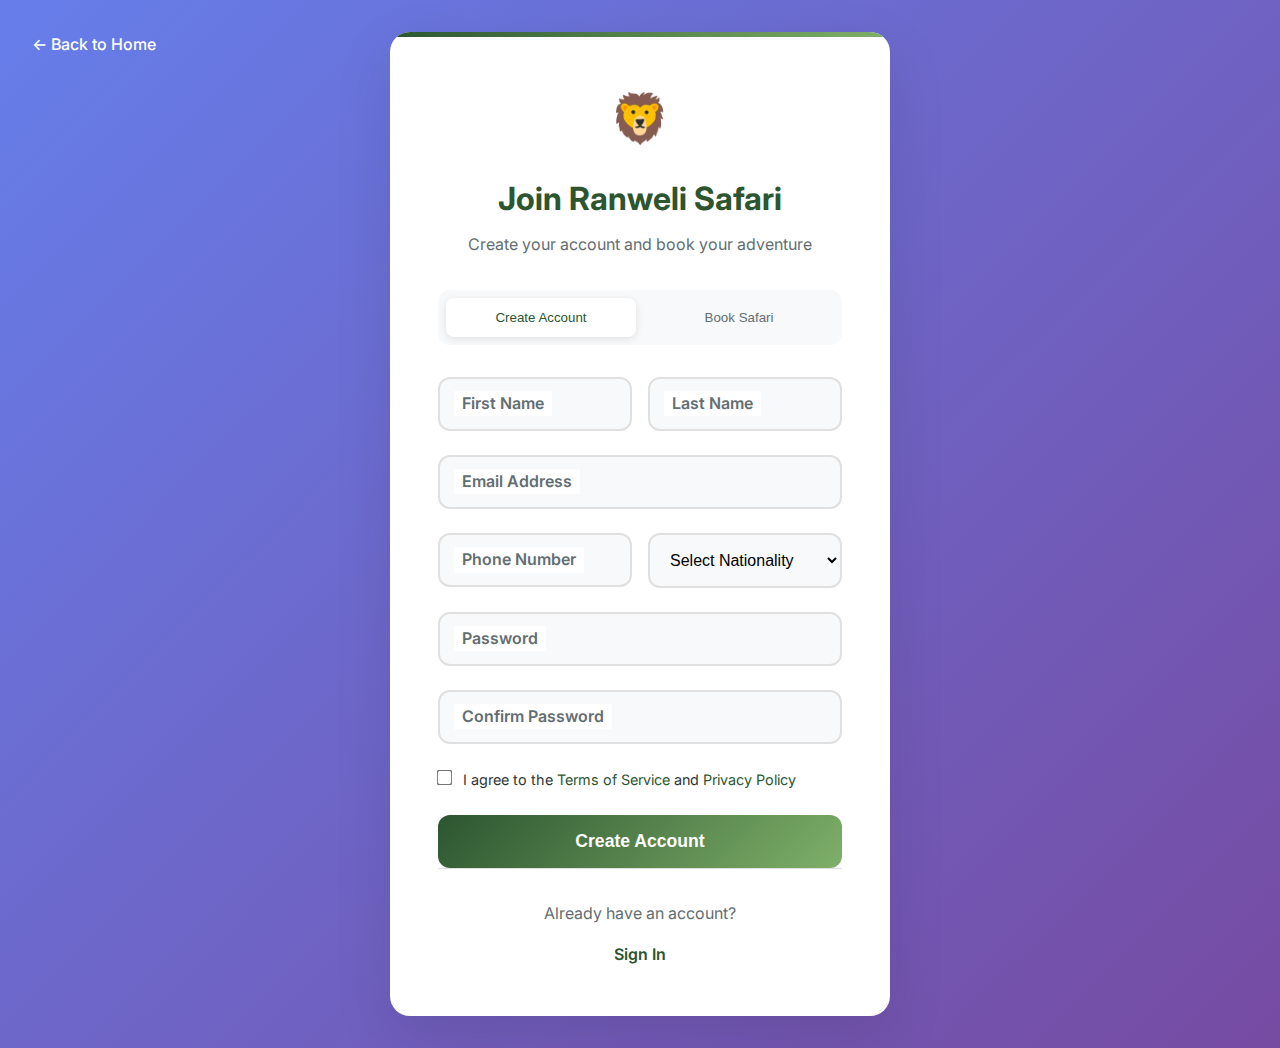
<file: src/main/resources/static/signup.html>
<!DOCTYPE html>
<html lang="en">
<head>
    <meta charset="UTF-8">
    <meta name="viewport" content="width=device-width, initial-scale=1.0">
    <title>Sign Up - Ranweli Safari</title>
    <link rel="preconnect" href="https://fonts.googleapis.com">
    <link rel="preconnect" href="https://fonts.gstatic.com" crossorigin>
    <link href="https://fonts.googleapis.com/css2?family=Inter:wght@300;400;500;600;700;800&display=swap" rel="stylesheet">
    <link rel="stylesheet" href="css/main.css">
    <style>
        .auth-container {
            min-height: 100vh;
            display: flex;
            align-items: center;
            justify-content: center;
            background: linear-gradient(135deg, #667eea 0%, #764ba2 100%);
            padding: 2rem;
        }

        .auth-card {
            background: white;
            border-radius: 20px;
            padding: 3rem;
            box-shadow: 0 20px 60px rgba(0,0,0,0.1);
            max-width: 500px;
            width: 100%;
            position: relative;
            overflow: hidden;
        }

        .auth-card::before {
            content: '';
            position: absolute;
            top: 0;
            left: 0;
            right: 0;
            height: 5px;
            background: var(--gradient-primary);
        }

        .auth-header {
            text-align: center;
            margin-bottom: 2rem;
        }

        .auth-logo {
            font-size: 3rem;
            margin-bottom: 1rem;
        }

        .auth-title {
            font-size: 2rem;
            font-weight: 700;
            color: var(--primary-color);
            margin-bottom: 0.5rem;
        }

        .auth-subtitle {
            color: var(--text-light);
            font-size: 1rem;
        }

        .signup-tabs {
            display: flex;
            gap: 0.5rem;
            margin-bottom: 2rem;
            background: #f8f9fa;
            border-radius: 12px;
            padding: 0.5rem;
        }

        .signup-tab {
            flex: 1;
            padding: 0.75rem;
            background: transparent;
            border: none;
            border-radius: 8px;
            cursor: pointer;
            transition: all 0.3s ease;
            font-weight: 500;
            color: var(--text-light);
        }

        .signup-tab.active {
            background: white;
            color: var(--primary-color);
            box-shadow: 0 2px 8px rgba(0,0,0,0.1);
        }

        .signup-content {
            display: none;
        }

        .signup-content.active {
            display: block;
        }

        .form-group {
            position: relative;
            margin-bottom: 1.5rem;
        }

        .form-row {
            display: grid;
            grid-template-columns: 1fr 1fr;
            gap: 1rem;
        }

        .form-control {
            width: 100%;
            padding: 1rem;
            border: 2px solid #e0e0e0;
            border-radius: 12px;
            font-size: 1rem;
            transition: all 0.3s ease;
            background: #f8f9fa;
        }

        .form-control:focus {
            outline: none;
            border-color: var(--primary-color);
            background: white;
            box-shadow: 0 0 0 3px rgba(44, 85, 48, 0.1);
        }

        .form-label {
            position: absolute;
            top: 50%;
            left: 1rem;
            transform: translateY(-50%);
            color: var(--text-light);
            transition: all 0.3s ease;
            pointer-events: none;
            background: white;
            padding: 0 0.5rem;
        }

        .form-control:focus + .form-label,
        .form-control:not(:placeholder-shown) + .form-label {
            top: 0;
            font-size: 0.875rem;
            color: var(--primary-color);
            font-weight: 600;
        }

        .password-strength {
            margin-top: 0.5rem;
            padding: 0.5rem;
            border-radius: 8px;
            font-size: 0.8rem;
            display: none;
        }

        .strength-weak {
            background: #ffebee;
            color: #c62828;
        }

        .strength-medium {
            background: #fff3e0;
            color: #f57c00;
        }

        .strength-strong {
            background: #e8f5e9;
            color: #2e7d32;
        }

        .terms-checkbox {
            display: flex;
            align-items: flex-start;
            gap: 0.75rem;
            margin: 1.5rem 0;
            font-size: 0.9rem;
        }

        .terms-checkbox input[type="checkbox"] {
            margin-top: 0.2rem;
            transform: scale(1.2);
        }

        .terms-checkbox a {
            color: var(--primary-color);
            text-decoration: none;
        }

        .terms-checkbox a:hover {
            text-decoration: underline;
        }

        .auth-btn {
            width: 100%;
            padding: 1rem;
            background: var(--gradient-primary);
            color: white;
            border: none;
            border-radius: 12px;
            font-size: 1.1rem;
            font-weight: 600;
            cursor: pointer;
            transition: all 0.3s ease;
            position: relative;
            overflow: hidden;
        }

        .auth-btn:hover {
            transform: translateY(-2px);
            box-shadow: 0 10px 30px rgba(44, 85, 48, 0.3);
        }

        .auth-btn:disabled {
            opacity: 0.7;
            cursor: not-allowed;
            transform: none;
        }

        .booking-form {
            background: #f8f9fa;
            border-radius: 12px;
            padding: 1.5rem;
            margin-bottom: 1.5rem;
        }

        .package-selection {
            display: grid;
            grid-template-columns: repeat(auto-fit, minmax(150px, 1fr));
            gap: 1rem;
            margin: 1rem 0;
        }

        .package-option {
            padding: 1rem;
            border: 2px solid #e0e0e0;
            border-radius: 12px;
            cursor: pointer;
            transition: all 0.3s ease;
            text-align: center;
            background: white;
        }

        .package-option:hover,
        .package-option.selected {
            border-color: var(--primary-color);
            background: #f0f8ff;
        }

        .package-price {
            font-weight: 700;
            color: var(--primary-color);
            font-size: 1.2rem;
        }

        .date-time-selection {
            display: grid;
            grid-template-columns: 1fr 1fr;
            gap: 1rem;
            margin: 1rem 0;
        }

        .auth-footer {
            text-align: center;
            padding-top: 2rem;
            border-top: 1px solid #e0e0e0;
        }

        .auth-footer p {
            color: var(--text-light);
            margin-bottom: 1rem;
        }

        .auth-footer a {
            color: var(--primary-color);
            text-decoration: none;
            font-weight: 600;
        }

        .auth-footer a:hover {
            text-decoration: underline;
        }

        .back-home {
            position: absolute;
            top: 2rem;
            left: 2rem;
            color: white;
            text-decoration: none;
            font-weight: 500;
            display: flex;
            align-items: center;
            gap: 0.5rem;
            transition: all 0.3s ease;
        }

        .back-home:hover {
            transform: translateX(-5px);
        }

        .loading-spinner {
            display: none;
            width: 20px;
            height: 20px;
            border: 2px solid rgba(255,255,255,0.3);
            border-top: 2px solid white;
            border-radius: 50%;
            animation: spin 1s linear infinite;
            margin-right: 0.5rem;
        }

        @keyframes spin {
            0% { transform: rotate(0deg); }
            100% { transform: rotate(360deg); }
        }

        .error-message {
            background: #ffebee;
            color: #c62828;
            padding: 0.75rem;
            border-radius: 8px;
            margin-bottom: 1rem;
            font-size: 0.9rem;
            display: none;
        }

        .success-message {
            background: #e8f5e9;
            color: #2e7d32;
            padding: 0.75rem;
            border-radius: 8px;
            margin-bottom: 1rem;
            font-size: 0.9rem;
            display: none;
        }

        @media (max-width: 768px) {
            .auth-container {
                padding: 1rem;
            }

            .auth-card {
                padding: 2rem;
            }

            .form-row,
            .date-time-selection {
                grid-template-columns: 1fr;
            }

            .package-selection {
                grid-template-columns: 1fr;
            }
        }
    </style>
</head>
<body>
    <div class="auth-container">
        <a href="/" class="back-home">
            ← Back to Home
        </a>

        <div class="auth-card">
            <div class="auth-header">
                <div class="auth-logo">🦁</div>
                <h1 class="auth-title">Join Ranweli Safari</h1>
                <p class="auth-subtitle">Create your account and book your adventure</p>
            </div>

            <!-- Signup Tabs -->
            <div class="signup-tabs">
                <button class="signup-tab active" data-tab="register">Create Account</button>
                <button class="signup-tab" data-tab="book">Book Safari</button>
            </div>

            <div id="errorMessage" class="error-message"></div>
            <div id="successMessage" class="success-message"></div>

            <!-- Registration Form -->
            <div class="signup-content active" id="register">
                <form class="auth-form" id="registerForm">
                    <div class="form-row">
                        <div class="form-group">
                            <input type="text" class="form-control" id="firstName" placeholder=" " required>
                            <label class="form-label" for="firstName">First Name</label>
                        </div>
                        <div class="form-group">
                            <input type="text" class="form-control" id="lastName" placeholder=" " required>
                            <label class="form-label" for="lastName">Last Name</label>
                        </div>
                    </div>

                    <div class="form-group">
                        <input type="email" class="form-control" id="email" placeholder=" " required>
                        <label class="form-label" for="email">Email Address</label>
                    </div>

                    <div class="form-row">
                        <div class="form-group">
                            <input type="tel" class="form-control" id="phone" placeholder=" " required>
                            <label class="form-label" for="phone">Phone Number</label>
                        </div>
                        <div class="form-group">
                            <select class="form-control" id="nationality" required>
                                <option value="">Select Nationality</option>
                                <option value="LK">Sri Lankan</option>
                                <option value="US">American</option>
                                <option value="UK">British</option>
                                <option value="AU">Australian</option>
                                <option value="CA">Canadian</option>
                                <option value="DE">German</option>
                                <option value="FR">French</option>
                                <option value="JP">Japanese</option>
                                <option value="other">Other</option>
                            </select>
                        </div>
                    </div>

                    <div class="form-group">
                        <input type="password" class="form-control" id="password" placeholder=" " required
                               onkeyup="checkPasswordStrength(this.value)">
                        <label class="form-label" for="password">Password</label>
                        <div id="passwordStrength" class="password-strength"></div>
                    </div>

                    <div class="form-group">
                        <input type="password" class="form-control" id="confirmPassword" placeholder=" " required>
                        <label class="form-label" for="confirmPassword">Confirm Password</label>
                    </div>

                    <div class="terms-checkbox">
                        <input type="checkbox" id="terms" required>
                        <label for="terms">
                            I agree to the <a href="#" onclick="showTerms()">Terms of Service</a> and
                            <a href="#" onclick="showPrivacy()">Privacy Policy</a>
                        </label>
                    </div>

                    <button type="submit" class="auth-btn">
                        <div class="loading-spinner"></div>
                        Create Account
                    </button>
                </form>
            </div>

            <!-- Booking Form -->
            <div class="signup-content" id="book">
                <form class="auth-form" id="bookingForm">
                    <div class="booking-form">
                        <h4 style="color: var(--primary-color); margin-bottom: 1rem;">Select Safari Package</h4>

                        <div class="package-selection">
                            <div class="package-option" data-package="morning" data-price="75">
                                <div>🌅</div>
                                <div><strong>Morning Safari</strong></div>
                                <div class="package-price">$75</div>
                                <div style="font-size: 0.8rem;">3 hours</div>
                            </div>

                            <div class="package-option" data-package="evening" data-price="85">
                                <div>🌇</div>
                                <div><strong>Evening Safari</strong></div>
                                <div class="package-price">$85</div>
                                <div style="font-size: 0.8rem;">3 hours</div>
                            </div>

                            <div class="package-option" data-package="fullday" data-price="150">
                                <div>☀️</div>
                                <div><strong>Full Day</strong></div>
                                <div class="package-price">$150</div>
                                <div style="font-size: 0.8rem;">12 hours</div>
                            </div>
                        </div>

                        <div class="date-time-selection">
                            <div class="form-group">
                                <input type="date" class="form-control" id="safariDate" required
                                       min="" style="padding-top: 1rem; padding-bottom: 1rem;">
                            </div>
                            <div class="form-group">
                                <select class="form-control" id="safariTime" required>
                                    <option value="">Select Time</option>
                                    <option value="06:00">6:00 AM</option>
                                    <option value="09:00">9:00 AM</option>
                                    <option value="14:00">2:00 PM</option>
                                    <option value="15:30">3:30 PM</option>
                                </select>
                            </div>
                        </div>

                        <div class="form-group">
                            <input type="number" class="form-control" id="participants" min="1" max="8" value="2" placeholder=" " required>
                            <label class="form-label" for="participants">Number of Participants</label>
                        </div>
                    </div>

                    <div class="form-row">
                        <div class="form-group">
                            <input type="text" class="form-control" id="bookingFirstName" placeholder=" " required>
                            <label class="form-label" for="bookingFirstName">First Name</label>
                        </div>
                        <div class="form-group">
                            <input type="text" class="form-control" id="bookingLastName" placeholder=" " required>
                            <label class="form-label" for="bookingLastName">Last Name</label>
                        </div>
                    </div>

                    <div class="form-group">
                        <input type="email" class="form-control" id="bookingEmail" placeholder=" " required>
                        <label class="form-label" for="bookingEmail">Email Address</label>
                    </div>

                    <div class="form-group">
                        <input type="tel" class="form-control" id="bookingPhone" placeholder=" " required>
                        <label class="form-label" for="bookingPhone">Phone Number</label>
                    </div>

                    <div class="form-group">
                        <textarea class="form-control" id="specialRequests" placeholder="Any special requirements or dietary restrictions..."></textarea>
                    </div>

                    <div class="terms-checkbox">
                        <input type="checkbox" id="bookingTerms" required>
                        <label for="bookingTerms">
                            I agree to the booking terms and conditions
                        </label>
                    </div>

                    <button type="submit" class="auth-btn">
                        <div class="loading-spinner"></div>
                        Book Safari - <span id="totalPrice">$0</span>
                    </button>
                </form>
            </div>

            <div class="auth-footer">
                <p>Already have an account?</p>
                <a href="login.html">Sign In</a>
            </div>
        </div>
    </div>

    <script src="js/main.js"></script>
    <script>
        document.addEventListener('DOMContentLoaded', function() {
            // Initialize signup tabs
            initSignupTabs();

            // Initialize package selection
            initPackageSelection();

            // Set minimum date to today
            document.getElementById('safariDate').min = new Date().toISOString().split('T')[0];

            // Form submissions
            document.getElementById('registerForm').addEventListener('submit', handleRegistration);
            document.getElementById('bookingForm').addEventListener('submit', handleBooking);
        });

        function initSignupTabs() {
            const tabs = document.querySelectorAll('.signup-tab');
            const contents = document.querySelectorAll('.signup-content');

            tabs.forEach(tab => {
                tab.addEventListener('click', () => {
                    const targetTab = tab.dataset.tab;

                    tabs.forEach(t => t.classList.remove('active'));
                    contents.forEach(c => c.classList.remove('active'));

                    tab.classList.add('active');
                    document.getElementById(targetTab).classList.add('active');
                });
            });
        }

        function initPackageSelection() {
            const packages = document.querySelectorAll('.package-option');

            packages.forEach(pkg => {
                pkg.addEventListener('click', () => {
                    packages.forEach(p => p.classList.remove('selected'));
                    pkg.classList.add('selected');

                    const price = pkg.dataset.price;
                    const participants = document.getElementById('participants').value || 1;
                    updateTotalPrice(price, participants);
                });
            });

            document.getElementById('participants').addEventListener('input', function() {
                const selectedPackage = document.querySelector('.package-option.selected');
                if (selectedPackage) {
                    const price = selectedPackage.dataset.price;
                    updateTotalPrice(price, this.value);
                }
            });
        }

        function updateTotalPrice(pricePerPerson, participants) {
            const total = pricePerPerson * participants;
            document.getElementById('totalPrice').textContent = `$${total}`;
        }

        function checkPasswordStrength(password) {
            const strengthDiv = document.getElementById('passwordStrength');
            strengthDiv.style.display = 'block';

            let strength = 0;
            let feedback = [];

            if (password.length >= 8) strength++;
            else feedback.push('At least 8 characters');

            if (/[A-Z]/.test(password)) strength++;
            else feedback.push('One uppercase letter');

            if (/[a-z]/.test(password)) strength++;
            else feedback.push('One lowercase letter');

            if (/[0-9]/.test(password)) strength++;
            else feedback.push('One number');

            if (/[^A-Za-z0-9]/.test(password)) strength++;
            else feedback.push('One special character');

            if (strength <= 2) {
                strengthDiv.className = 'password-strength strength-weak';
                strengthDiv.textContent = 'Weak: ' + feedback.join(', ');
            } else if (strength <= 4) {
                strengthDiv.className = 'password-strength strength-medium';
                strengthDiv.textContent = 'Medium: ' + feedback.join(', ');
            } else {
                strengthDiv.className = 'password-strength strength-strong';
                strengthDiv.textContent = 'Strong password!';
            }
        }

        async function handleRegistration(e) {
            e.preventDefault();

            const formData = new FormData(e.target);
            const data = Object.fromEntries(formData);

            // Validate passwords match
            if (data.password !== data.confirmPassword) {
                showErrorMessage('Passwords do not match');
                return;
            }

            const submitBtn = e.target.querySelector('button[type="submit"]');
            const spinner = submitBtn.querySelector('.loading-spinner');

            // Show loading state
            submitBtn.disabled = true;
            spinner.style.display = 'inline-block';

            try {
                await SafariApp.Auth.register(data);
                showSuccessMessage('Account created successfully! Please check your email to verify your account.');
                e.target.reset();

                // Switch to login after 3 seconds
                setTimeout(() => {
                    window.location.href = 'login.html';
                }, 3000);

            } catch (error) {
                showErrorMessage(error.message || 'Failed to create account. Please try again.');
            } finally {
                submitBtn.disabled = false;
                spinner.style.display = 'none';
            }
        }

        async function handleBooking(e) {
            e.preventDefault();

            const selectedPackage = document.querySelector('.package-option.selected');
            if (!selectedPackage) {
                showErrorMessage('Please select a safari package');
                return;
            }

            const formData = new FormData(e.target);
            const data = Object.fromEntries(formData);

            // Add package information
            data.packageType = selectedPackage.dataset.package;
            data.pricePerPerson = selectedPackage.dataset.price;
            data.totalAmount = selectedPackage.dataset.price * data.participants;

            const submitBtn = e.target.querySelector('button[type="submit"]');
            const spinner = submitBtn.querySelector('.loading-spinner');

            // Show loading state
            submitBtn.disabled = true;
            spinner.style.display = 'inline-block';

            try {
                const response = await SafariApp.API.post('/api/bookings/create', data);
                showSuccessMessage('Booking created successfully! Redirecting to payment...');

                // Redirect to payment page
                setTimeout(() => {
                    window.location.href = `payment.html?booking=${response.bookingId}`;
                }, 2000);

            } catch (error) {
                showErrorMessage(error.message || 'Failed to create booking. Please try again.');
            } finally {
                submitBtn.disabled = false;
                spinner.style.display = 'none';
            }
        }

        function showTerms() {
            alert('Terms of Service would be displayed here');
        }

        function showPrivacy() {
            alert('Privacy Policy would be displayed here');
        }

        function showErrorMessage(message) {
            const errorDiv = document.getElementById('errorMessage');
            errorDiv.textContent = message;
            errorDiv.style.display = 'block';
            hideSuccessMessage();
        }

        function showSuccessMessage(message) {
            const successDiv = document.getElementById('successMessage');
            successDiv.textContent = message;
            successDiv.style.display = 'block';
            hideErrorMessage();
        }

        function hideErrorMessage() {
            document.getElementById('errorMessage').style.display = 'none';
        }

        function hideSuccessMessage() {
            document.getElementById('successMessage').style.display = 'none';
        }
    </script>
</body>
</html>
</file>
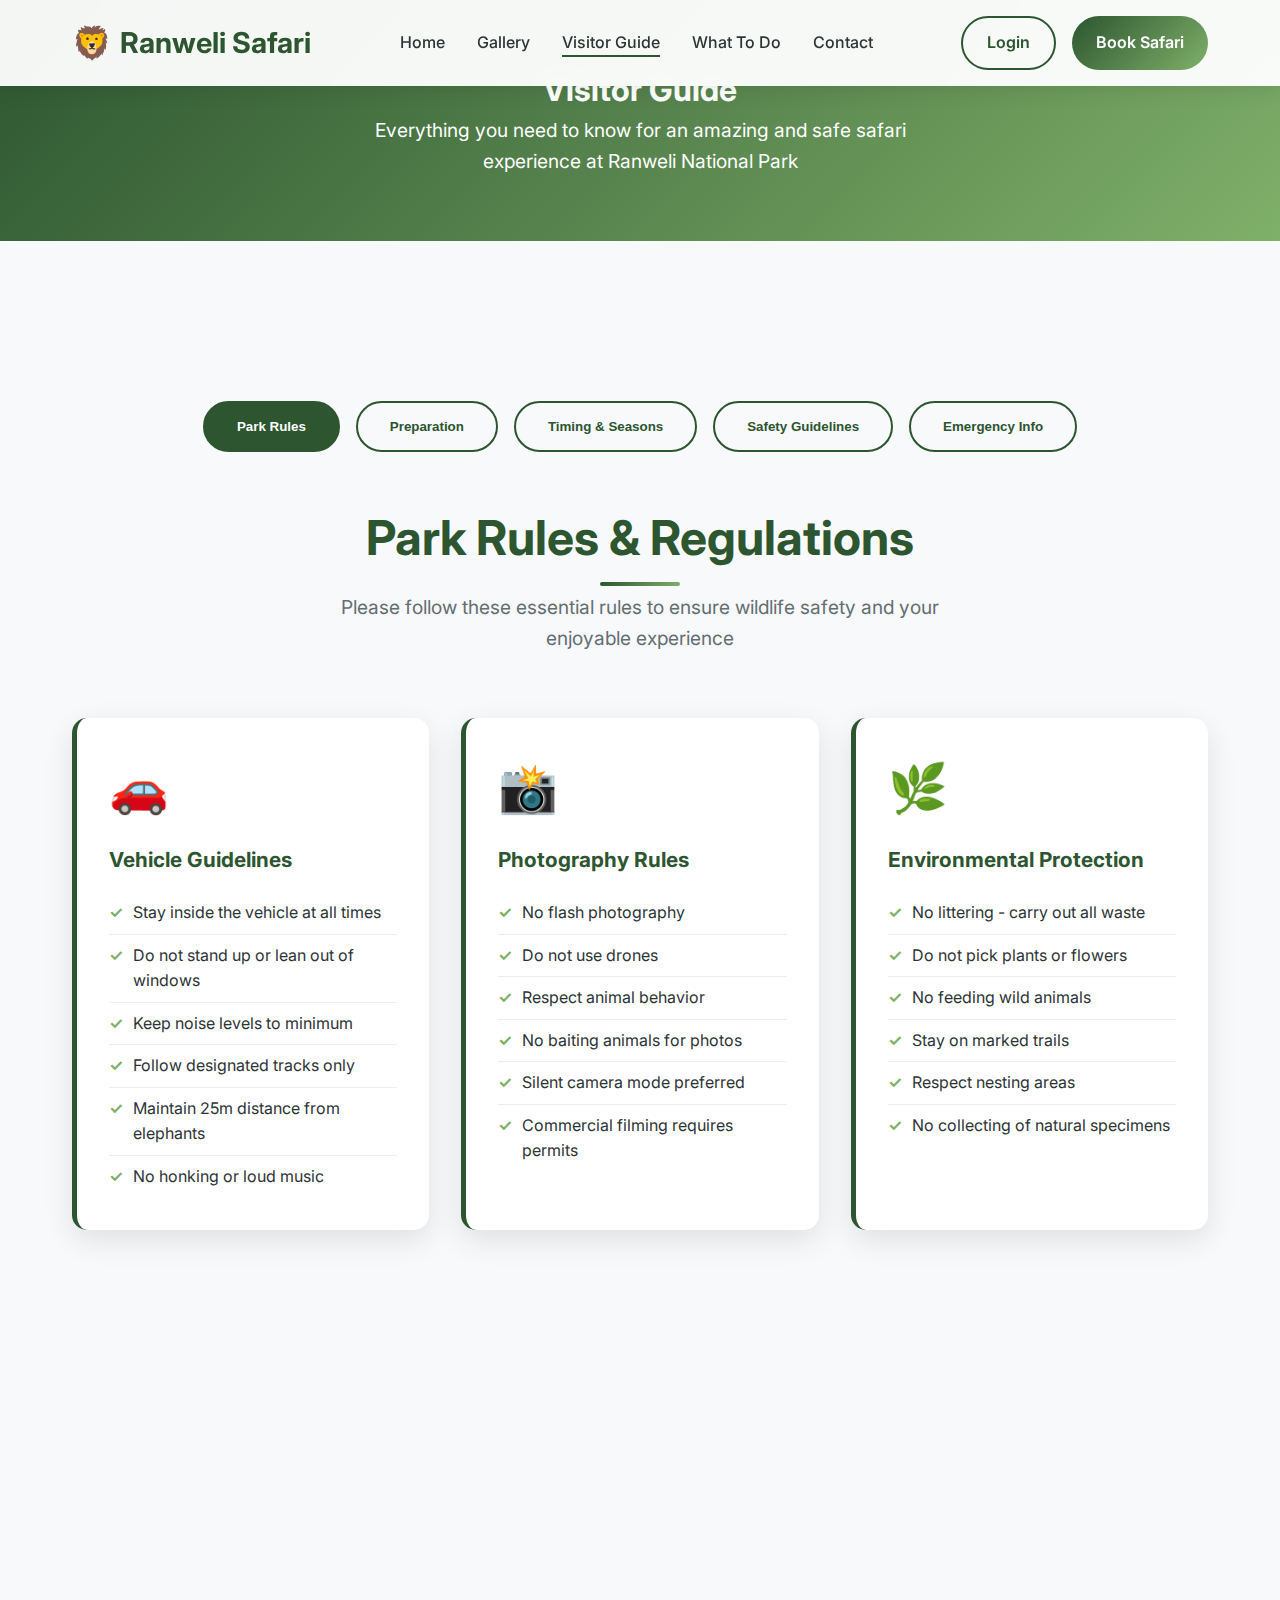
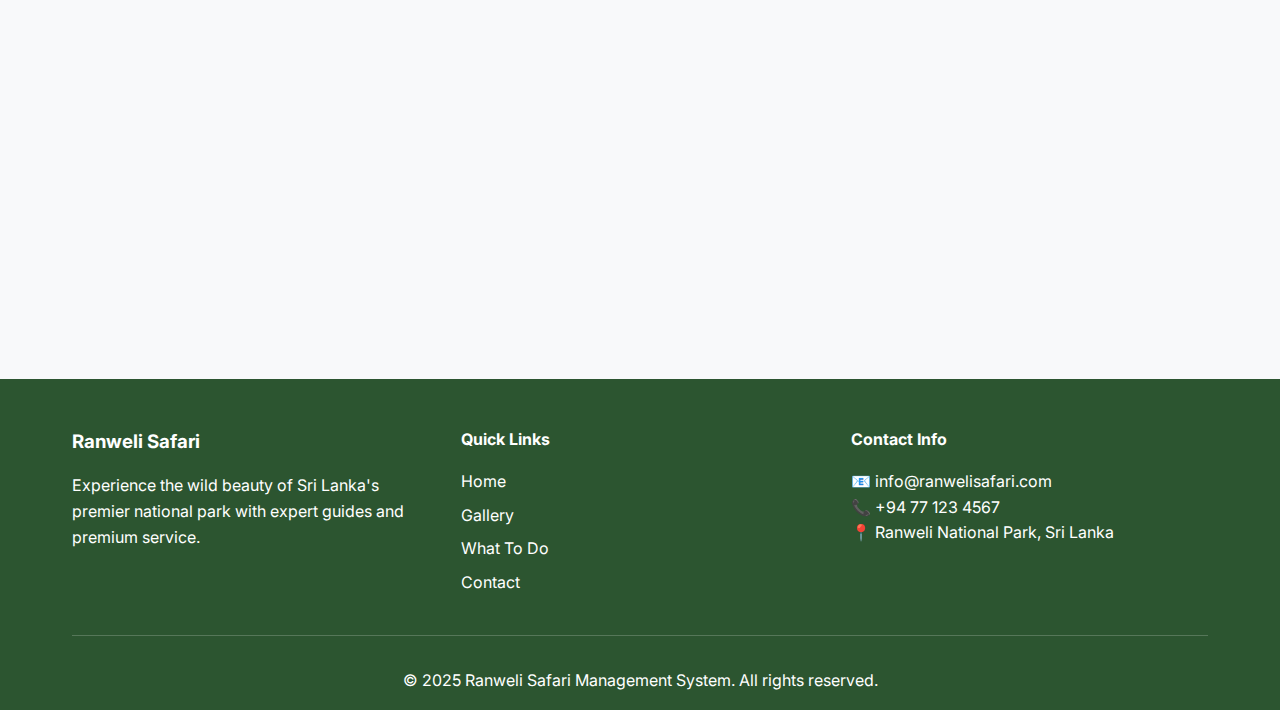
<file: src/main/resources/static/visitor-guide.html>
<!DOCTYPE html>
<html lang="en">
<head>
    <meta charset="UTF-8">
    <meta name="viewport" content="width=device-width, initial-scale=1.0">
    <title>Visitor Guide - Ranweli Safari</title>
    <link rel="preconnect" href="https://fonts.googleapis.com">
    <link rel="preconnect" href="https://fonts.gstatic.com" crossorigin>
    <link href="https://fonts.googleapis.com/css2?family=Inter:wght@300;400;500;600;700;800&display=swap" rel="stylesheet">
    <link rel="stylesheet" href="css/main.css">
    <style>
        .guide-section {
            padding: 6rem 0 2rem;
        }

        .guide-hero {
            background: var(--gradient-primary);
            color: white;
            padding: 4rem 0;
            text-align: center;
            margin-bottom: 4rem;
        }

        .guide-tabs {
            display: flex;
            justify-content: center;
            gap: 1rem;
            margin-bottom: 3rem;
            flex-wrap: wrap;
        }

        .guide-tab {
            padding: 1rem 2rem;
            border: 2px solid var(--primary-color);
            background: transparent;
            color: var(--primary-color);
            border-radius: 50px;
            cursor: pointer;
            transition: all 0.3s ease;
            font-weight: 600;
        }

        .guide-tab.active,
        .guide-tab:hover {
            background: var(--primary-color);
            color: white;
        }

        .guide-content {
            display: none;
        }

        .guide-content.active {
            display: block;
        }

        .rules-grid {
            display: grid;
            grid-template-columns: repeat(auto-fit, minmax(350px, 1fr));
            gap: 2rem;
            margin-top: 2rem;
        }

        .rule-card {
            background: white;
            border-radius: 15px;
            padding: 2rem;
            box-shadow: var(--shadow);
            border-left: 5px solid var(--primary-color);
            transition: transform 0.3s ease;
        }

        .rule-card:hover {
            transform: translateY(-5px);
        }

        .rule-icon {
            font-size: 3rem;
            margin-bottom: 1rem;
            display: block;
        }

        .rule-card h3 {
            color: var(--primary-color);
            margin-bottom: 1rem;
            font-size: 1.3rem;
        }

        .rule-card ul {
            list-style: none;
            padding: 0;
        }

        .rule-card li {
            padding: 0.5rem 0;
            border-bottom: 1px solid #eee;
            position: relative;
            padding-left: 1.5rem;
        }

        .rule-card li:before {
            content: "✓";
            position: absolute;
            left: 0;
            color: var(--secondary-color);
            font-weight: bold;
        }

        .rule-card li:last-child {
            border-bottom: none;
        }

        .info-box {
            background: linear-gradient(135deg, #e3f2fd 0%, #f3e5f5 100%);
            border-radius: 15px;
            padding: 2rem;
            margin: 2rem 0;
            border-left: 5px solid var(--accent-color);
        }

        .info-box h3 {
            color: var(--primary-color);
            margin-bottom: 1rem;
            display: flex;
            align-items: center;
            gap: 0.5rem;
        }

        .timing-table {
            width: 100%;
            background: white;
            border-radius: 15px;
            overflow: hidden;
            box-shadow: var(--shadow);
            margin: 2rem 0;
        }

        .timing-table th,
        .timing-table td {
            padding: 1rem;
            text-align: left;
            border-bottom: 1px solid #eee;
        }

        .timing-table th {
            background: var(--primary-color);
            color: white;
            font-weight: 600;
        }

        .timing-table tr:last-child td {
            border-bottom: none;
        }

        .timing-table tr:hover {
            background: #f8f9fa;
        }

        .emergency-info {
            background: linear-gradient(135deg, #ffebee 0%, #fce4ec 100%);
            border-radius: 15px;
            padding: 2rem;
            margin: 2rem 0;
            border-left: 5px solid #e91e63;
        }

        .emergency-info h3 {
            color: #c2185b;
            margin-bottom: 1rem;
            display: flex;
            align-items: center;
            gap: 0.5rem;
        }

        .contact-grid {
            display: grid;
            grid-template-columns: repeat(auto-fit, minmax(250px, 1fr));
            gap: 1.5rem;
            margin-top: 1rem;
        }

        .contact-card {
            background: white;
            padding: 1.5rem;
            border-radius: 10px;
            box-shadow: 0 5px 15px rgba(0,0,0,0.1);
            text-align: center;
        }

        .contact-card h4 {
            color: var(--primary-color);
            margin-bottom: 0.5rem;
        }

        .preparation-checklist {
            background: white;
            border-radius: 15px;
            padding: 2rem;
            box-shadow: var(--shadow);
            margin: 2rem 0;
        }

        .checklist-item {
            display: flex;
            align-items: flex-start;
            gap: 1rem;
            padding: 1rem 0;
            border-bottom: 1px solid #eee;
        }

        .checklist-item:last-child {
            border-bottom: none;
        }

        .checklist-icon {
            width: 40px;
            height: 40px;
            background: var(--secondary-color);
            border-radius: 50%;
            display: flex;
            align-items: center;
            justify-content: center;
            color: white;
            font-weight: bold;
            flex-shrink: 0;
        }

        .weather-info {
            background: linear-gradient(135deg, #e8f5e8 0%, #f0f8ff 100%);
            border-radius: 15px;
            padding: 2rem;
            margin: 2rem 0;
            border-left: 5px solid var(--secondary-color);
        }

        .weather-grid {
            display: grid;
            grid-template-columns: repeat(auto-fit, minmax(200px, 1fr));
            gap: 1rem;
            margin-top: 1rem;
        }

        .weather-card {
            background: white;
            padding: 1.5rem;
            border-radius: 10px;
            text-align: center;
            box-shadow: 0 3px 10px rgba(0,0,0,0.1);
        }

        .season-emoji {
            font-size: 2rem;
            margin-bottom: 0.5rem;
            display: block;
        }
    </style>
</head>
<body>
    <!-- Navigation -->
    <nav class="navbar">
        <div class="nav-container">
            <a href="/" class="logo">Ranweli Safari</a>

            <ul class="nav-links">
                <li><a href="/">Home</a></li>
                <li><a href="gallery.html">Gallery</a></li>
                <li><a href="visitor-guide.html" class="active">Visitor Guide</a></li>
                <li><a href="what-to-do.html">What To Do</a></li>
                <li><a href="contact.html">Contact</a></li>
            </ul>

            <div class="auth-buttons">
                <a href="login.html" class="btn btn-outline">Login</a>
                <a href="signup.html" class="btn btn-primary">Book Safari</a>
            </div>

            <div class="mobile-menu-toggle">
                <span></span>
                <span></span>
                <span></span>
            </div>
        </div>
    </nav>

    <!-- Hero Section -->
    <section class="guide-hero">
        <div class="container">
            <h1 class="fade-in">Visitor Guide</h1>
            <p class="fade-in" style="font-size: 1.2rem; max-width: 600px; margin: 0 auto;">
                Everything you need to know for an amazing and safe safari experience at Ranweli National Park
            </p>
        </div>
    </section>

    <!-- Guide Section -->
    <section class="guide-section">
        <div class="container">
            <!-- Guide Tabs -->
            <div class="guide-tabs fade-in">
                <button class="guide-tab active" data-tab="rules">Park Rules</button>
                <button class="guide-tab" data-tab="preparation">Preparation</button>
                <button class="guide-tab" data-tab="timing">Timing & Seasons</button>
                <button class="guide-tab" data-tab="safety">Safety Guidelines</button>
                <button class="guide-tab" data-tab="emergency">Emergency Info</button>
            </div>

            <!-- Park Rules Content -->
            <div class="guide-content active" id="rules">
                <div class="section-header">
                    <h2 class="section-title">Park Rules & Regulations</h2>
                    <p class="section-subtitle">Please follow these essential rules to ensure wildlife safety and your enjoyable experience</p>
                </div>

                <div class="rules-grid">
                    <div class="rule-card fade-in">
                        <span class="rule-icon">🚗</span>
                        <h3>Vehicle Guidelines</h3>
                        <ul>
                            <li>Stay inside the vehicle at all times</li>
                            <li>Do not stand up or lean out of windows</li>
                            <li>Keep noise levels to minimum</li>
                            <li>Follow designated tracks only</li>
                            <li>Maintain 25m distance from elephants</li>
                            <li>No honking or loud music</li>
                        </ul>
                    </div>

                    <div class="rule-card fade-in">
                        <span class="rule-icon">📸</span>
                        <h3>Photography Rules</h3>
                        <ul>
                            <li>No flash photography</li>
                            <li>Do not use drones</li>
                            <li>Respect animal behavior</li>
                            <li>No baiting animals for photos</li>
                            <li>Silent camera mode preferred</li>
                            <li>Commercial filming requires permits</li>
                        </ul>
                    </div>

                    <div class="rule-card fade-in">
                        <span class="rule-icon">🌿</span>
                        <h3>Environmental Protection</h3>
                        <ul>
                            <li>No littering - carry out all waste</li>
                            <li>Do not pick plants or flowers</li>
                            <li>No feeding wild animals</li>
                            <li>Stay on marked trails</li>
                            <li>Respect nesting areas</li>
                            <li>No collecting of natural specimens</li>
                        </ul>
                    </div>

                    <div class="rule-card fade-in">
                        <span class="rule-icon">👥</span>
                        <h3>Visitor Conduct</h3>
                        <ul>
                            <li>Follow guide instructions</li>
                            <li>No smoking in the park</li>
                            <li>No alcohol consumption</li>
                            <li>Dress appropriately</li>
                            <li>Respect other visitors</li>
                            <li>Report any violations</li>
                        </ul>
                    </div>
                </div>

                <div class="info-box fade-in">
                    <h3>🚨 Important Notice</h3>
                    <p>Violation of park rules may result in immediate expulsion from the park and legal action. These rules are in place to protect both wildlife and visitors. Our guides are authorized to enforce all regulations.</p>
                </div>
            </div>

            <!-- Preparation Content -->
            <div class="guide-content" id="preparation">
                <div class="section-header">
                    <h2 class="section-title">Safari Preparation</h2>
                    <p class="section-subtitle">Get ready for your adventure with our comprehensive preparation guide</p>
                </div>

                <div class="preparation-checklist fade-in">
                    <h3 style="color: var(--primary-color); margin-bottom: 1.5rem;">Essential Items Checklist</h3>

                    <div class="checklist-item">
                        <div class="checklist-icon">👕</div>
                        <div>
                            <h4>Clothing</h4>
                            <p>Light-colored, long-sleeved shirts and pants. Comfortable closed shoes. Hat and sunglasses. Light jacket for early morning safaris.</p>
                        </div>
                    </div>

                    <div class="checklist-item">
                        <div class="checklist-icon">📱</div>
                        <div>
                            <h4>Electronics</h4>
                            <p>Camera with extra batteries and memory cards. Binoculars for better wildlife viewing. Power bank for device charging. Waterproof bags for protection.</p>
                        </div>
                    </div>

                    <div class="checklist-item">
                        <div class="checklist-icon">🧴</div>
                        <div>
                            <h4>Personal Care</h4>
                            <p>High SPF sunscreen. Insect repellent. Personal medications. Hand sanitizer. Wet wipes for cleaning.</p>
                        </div>
                    </div>

                    <div class="checklist-item">
                        <div class="checklist-icon">💧</div>
                        <div>
                            <h4>Food & Water</h4>
                            <p>Plenty of water (2-3 liters per person). Light snacks and energy bars. Avoid strong-smelling foods. Reusable water bottles encouraged.</p>
                        </div>
                    </div>

                    <div class="checklist-item">
                        <div class="checklist-icon">📋</div>
                        <div>
                            <h4>Documents</h4>
                            <p>Valid ID or passport. Safari booking confirmation. Travel insurance documents. Emergency contact information.</p>
                        </div>
                    </div>
                </div>

                <div class="weather-info fade-in">
                    <h3>🌤️ What to Expect Weather-wise</h3>
                    <div class="weather-grid">
                        <div class="weather-card">
                            <span class="season-emoji">☀️</span>
                            <h4>Dry Season (May - Sep)</h4>
                            <p>Best for wildlife viewing. Hot and dry. Perfect visibility. Animals gather near water sources.</p>
                        </div>
                        <div class="weather-card">
                            <span class="season-emoji">🌧️</span>
                            <h4>Wet Season (Oct - Jan)</h4>
                            <p>Lush greenery. Afternoon showers. Fewer crowds. Birds are most active.</p>
                        </div>
                        <div class="weather-card">
                            <span class="season-emoji">🌸</span>
                            <h4>Inter-monsoon (Feb - Apr)</h4>
                            <p>Mild weather. Flowering season. Comfortable temperatures. Good for photography.</p>
                        </div>
                    </div>
                </div>
            </div>

            <!-- Timing & Seasons Content -->
            <div class="guide-content" id="timing">
                <div class="section-header">
                    <h2 class="section-title">Safari Timing & Best Seasons</h2>
                    <p class="section-subtitle">Plan your visit for the ultimate wildlife experience</p>
                </div>

                <table class="timing-table fade-in">
                    <thead>
                        <tr>
                            <th>Safari Time</th>
                            <th>Duration</th>
                            <th>Best For</th>
                            <th>Wildlife Activity</th>
                        </tr>
                    </thead>
                    <tbody>
                        <tr>
                            <td><strong>Early Morning</strong><br>6:00 AM - 9:00 AM</td>
                            <td>3 hours</td>
                            <td>Bird watching, Cool weather</td>
                            <td>High - Animals are most active</td>
                        </tr>
                        <tr>
                            <td><strong>Late Morning</strong><br>9:00 AM - 12:00 PM</td>
                            <td>3 hours</td>
                            <td>Photography, Elephant viewing</td>
                            <td>Medium - Animals move to shade</td>
                        </tr>
                        <tr>
                            <td><strong>Afternoon</strong><br>2:00 PM - 5:00 PM</td>
                            <td>3 hours</td>
                            <td>Leopard spotting, General wildlife</td>
                            <td>Medium - Post-rest activity</td>
                        </tr>
                        <tr>
                            <td><strong>Evening</strong><br>3:30 PM - 6:30 PM</td>
                            <td>3 hours</td>
                            <td>Sunset views, Predator activity</td>
                            <td>High - Animals come out to feed</td>
                        </tr>
                        <tr>
                            <td><strong>Full Day</strong><br>6:00 AM - 6:00 PM</td>
                            <td>12 hours</td>
                            <td>Complete experience, All wildlife</td>
                            <td>Varied - Multiple activity periods</td>
                        </tr>
                    </tbody>
                </table>

                <div class="info-box fade-in">
                    <h3>🕒 Best Times for Wildlife Sightings</h3>
                    <p><strong>Leopards:</strong> Late afternoon and evening safaris offer the best chances.<br>
                    <strong>Elephants:</strong> Early morning near water sources and throughout the day.<br>
                    <strong>Birds:</strong> Early morning is prime time for bird watching and photography.<br>
                    <strong>Sloth Bears:</strong> Early morning and late afternoon during fruiting seasons.</p>
                </div>
            </div>

            <!-- Safety Guidelines Content -->
            <div class="guide-content" id="safety">
                <div class="section-header">
                    <h2 class="section-title">Safety Guidelines</h2>
                    <p class="section-subtitle">Your safety is our top priority - follow these important guidelines</p>
                </div>

                <div class="rules-grid">
                    <div class="rule-card fade-in">
                        <span class="rule-icon">🐘</span>
                        <h3>Elephant Encounters</h3>
                        <ul>
                            <li>Never approach closer than 25 meters</li>
                            <li>Watch for warning signs: ear flapping, trumpeting</li>
                            <li>If charged, reverse slowly and calmly</li>
                            <li>Never get between mother and calf</li>
                            <li>Respect their right of way</li>
                            <li>Turn off engine if instructed</li>
                        </ul>
                    </div>

                    <div class="rule-card fade-in">
                        <span class="rule-icon">🐆</span>
                        <h3>Predator Safety</h3>
                        <ul>
                            <li>Remain calm and seated at all times</li>
                            <li>No sudden movements or loud noises</li>
                            <li>Do not attempt to attract attention</li>
                            <li>Follow guide's instructions immediately</li>
                            <li>Keep cameras ready but be patient</li>
                            <li>Respect their space and behavior</li>
                        </ul>
                    </div>

                    <div class="rule-card fade-in">
                        <span class="rule-icon">☀️</span>
                        <h3>Sun & Heat Protection</h3>
                        <ul>
                            <li>Apply sunscreen regularly</li>
                            <li>Stay hydrated throughout the safari</li>
                            <li>Wear protective clothing</li>
                            <li>Take breaks in shade when possible</li>
                            <li>Recognize heat exhaustion symptoms</li>
                            <li>Inform guide if feeling unwell</li>
                        </ul>
                    </div>

                    <div class="rule-card fade-in">
                        <span class="rule-icon">🦟</span>
                        <h3>Insect Protection</h3>
                        <ul>
                            <li>Use effective insect repellent</li>
                            <li>Wear long sleeves during dawn/dusk</li>
                            <li>Avoid perfumes and bright colors</li>
                            <li>Check for ticks after safari</li>
                            <li>Keep vehicle windows closed when advised</li>
                            <li>Bring antihistamines for allergies</li>
                        </ul>
                    </div>
                </div>

                <div class="info-box fade-in">
                    <h3>⚠️ Medical Considerations</h3>
                    <p>Inform your guide of any medical conditions, allergies, or medications. Carry a basic first aid kit. If you have mobility issues, please discuss accessibility options when booking. Our guides are trained in basic first aid.</p>
                </div>
            </div>

            <!-- Emergency Info Content -->
            <div class="guide-content" id="emergency">
                <div class="section-header">
                    <h2 class="section-title">Emergency Information</h2>
                    <p class="section-subtitle">Important contacts and procedures for emergency situations</p>
                </div>

                <div class="emergency-info fade-in">
                    <h3>🚨 Emergency Contacts</h3>
                    <div class="contact-grid">
                        <div class="contact-card">
                            <h4>Park Emergency</h4>
                            <p><strong>📞 +94 77 911 0000</strong></p>
                            <p>24/7 Park Emergency Line</p>
                        </div>
                        <div class="contact-card">
                            <h4>Medical Emergency</h4>
                            <p><strong>📞 1990</strong></p>
                            <p>National Emergency Medical Service</p>
                        </div>
                        <div class="contact-card">
                            <h4>Wildlife Department</h4>
                            <p><strong>📞 +94 11 2888 585</strong></p>
                            <p>Department of Wildlife Conservation</p>
                        </div>
                        <div class="contact-card">
                            <h4>Ranweli Safari Office</h4>
                            <p><strong>📞 +94 77 123 4567</strong></p>
                            <p>Our 24/7 Support Line</p>
                        </div>
                    </div>
                </div>

                <div class="rules-grid">
                    <div class="rule-card fade-in">
                        <span class="rule-icon">🚑</span>
                        <h3>Medical Emergency Procedure</h3>
                        <ul>
                            <li>Immediately inform your safari guide</li>
                            <li>Call emergency medical services (1990)</li>
                            <li>Provide exact location coordinates</li>
                            <li>Stay calm and follow first aid protocols</li>
                            <li>Evacuate to nearest medical facility</li>
                            <li>Contact your travel insurance provider</li>
                        </ul>
                    </div>

                    <div class="rule-card fade-in">
                        <span class="rule-icon">🐘</span>
                        <h3>Wildlife Emergency</h3>
                        <ul>
                            <li>Follow guide's instructions immediately</li>
                            <li>Remain in vehicle unless instructed otherwise</li>
                            <li>Do not panic or make sudden movements</li>
                            <li>Allow guide to manage the situation</li>
                            <li>Report incidents to park authorities</li>
                            <li>Document for insurance if applicable</li>
                        </ul>
                    </div>

                    <div class="rule-card fade-in">
                        <span class="rule-icon">🚗</span>
                        <h3>Vehicle Breakdown</h3>
                        <ul>
                            <li>Stay inside the vehicle</li>
                            <li>Guide will radio for assistance</li>
                            <li>Backup vehicle will be dispatched</li>
                            <li>Remain calm and patient</li>
                            <li>Do not attempt to exit vehicle</li>
                            <li>Follow safety protocols while waiting</li>
                        </ul>
                    </div>

                    <div class="rule-card fade-in">
                        <span class="rule-icon">🌧️</span>
                        <h3>Weather Emergency</h3>
                        <ul>
                            <li>Guide will monitor weather conditions</li>
                            <li>Safari may be suspended for safety</li>
                            <li>Seek shelter in designated areas</li>
                            <li>Follow evacuation procedures if needed</li>
                            <li>Refunds available for cancelled safaris</li>
                            <li>Safety takes priority over wildlife viewing</li>
                        </ul>
                    </div>
                </div>

                <div class="info-box fade-in">
                    <h3>📍 Nearest Medical Facilities</h3>
                    <p><strong>Tissamaharama Hospital:</strong> 15 km from park entrance<br>
                    <strong>Hambantota General Hospital:</strong> 45 km from park entrance<br>
                    <strong>Private Clinic - Ranweli Medical Center:</strong> 8 km from park entrance<br><br>
                    All our safari vehicles are equipped with first aid kits and emergency communication devices.</p>
                </div>
            </div>
        </div>
    </section>

    <!-- Footer -->
    <footer style="background: var(--primary-color); color: white; padding: 3rem 0 1rem;">
        <div class="container">
            <div style="display: grid; grid-template-columns: repeat(auto-fit, minmax(250px, 1fr)); gap: 2rem; margin-bottom: 2rem;">
                <div>
                    <h3 style="margin-bottom: 1rem;">Ranweli Safari</h3>
                    <p>Experience the wild beauty of Sri Lanka's premier national park with expert guides and premium service.</p>
                </div>
                <div>
                    <h4 style="margin-bottom: 1rem;">Quick Links</h4>
                    <ul style="list-style: none;">
                        <li><a href="/" style="color: white; text-decoration: none; margin-bottom: 0.5rem; display: block;">Home</a></li>
                        <li><a href="gallery.html" style="color: white; text-decoration: none; margin-bottom: 0.5rem; display: block;">Gallery</a></li>
                        <li><a href="what-to-do.html" style="color: white; text-decoration: none; margin-bottom: 0.5rem; display: block;">What To Do</a></li>
                        <li><a href="contact.html" style="color: white; text-decoration: none; margin-bottom: 0.5rem; display: block;">Contact</a></li>
                    </ul>
                </div>
                <div>
                    <h4 style="margin-bottom: 1rem;">Contact Info</h4>
                    <p>📧 info@ranwelisafari.com</p>
                    <p>📞 +94 77 123 4567</p>
                    <p>📍 Ranweli National Park, Sri Lanka</p>
                </div>
            </div>
            <div style="text-align: center; padding-top: 2rem; border-top: 1px solid rgba(255,255,255,0.2);">
                <p>&copy; 2025 Ranweli Safari Management System. All rights reserved.</p>
            </div>
        </div>
    </footer>

    <script src="js/main.js"></script>
    <script>
        // Tab functionality for visitor guide
        document.addEventListener('DOMContentLoaded', function() {
            const guideTabs = document.querySelectorAll('.guide-tab');
            const guideContents = document.querySelectorAll('.guide-content');

            guideTabs.forEach(tab => {
                tab.addEventListener('click', () => {
                    const targetTab = tab.dataset.tab;

                    // Remove active class from all tabs and contents
                    guideTabs.forEach(t => t.classList.remove('active'));
                    guideContents.forEach(c => c.classList.remove('active'));

                    // Add active class to clicked tab and corresponding content
                    tab.classList.add('active');
                    document.getElementById(targetTab).classList.add('active');
                });
            });
        });
    </script>
</body>
</html>
</file>
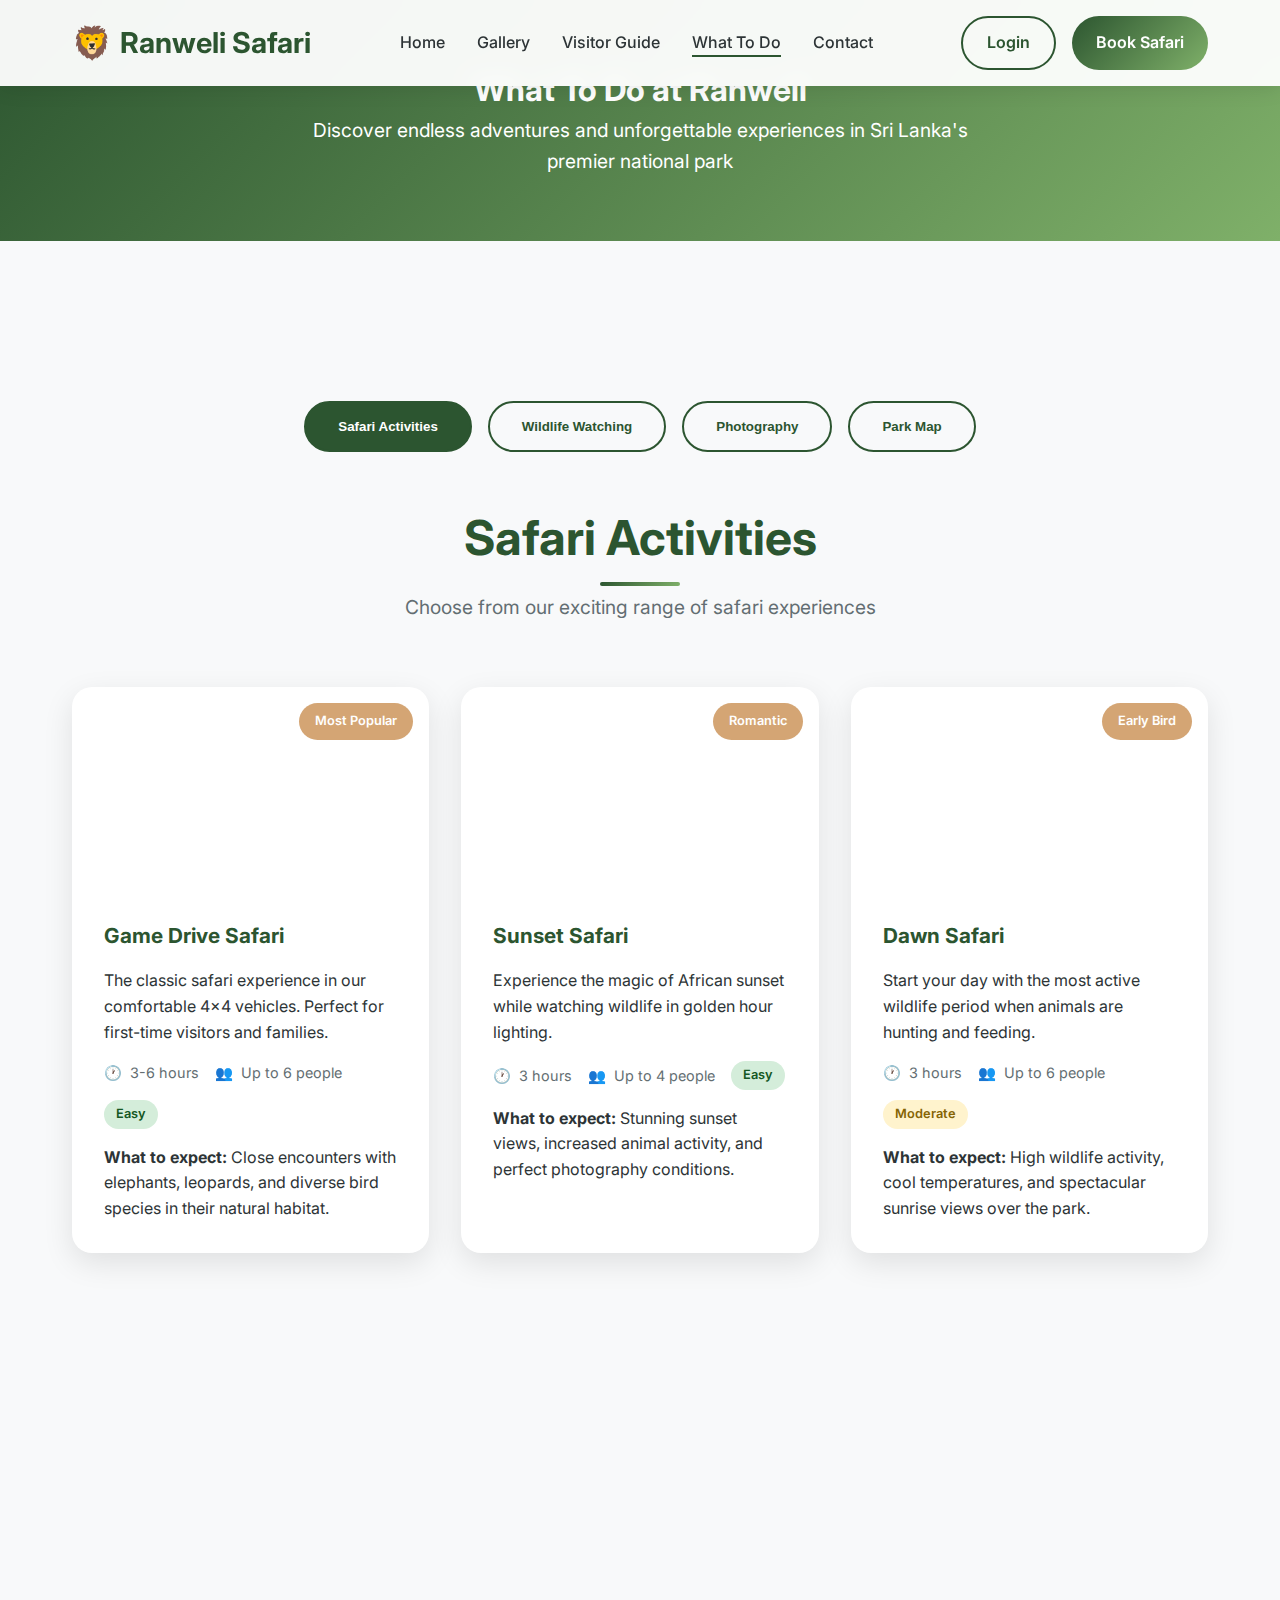
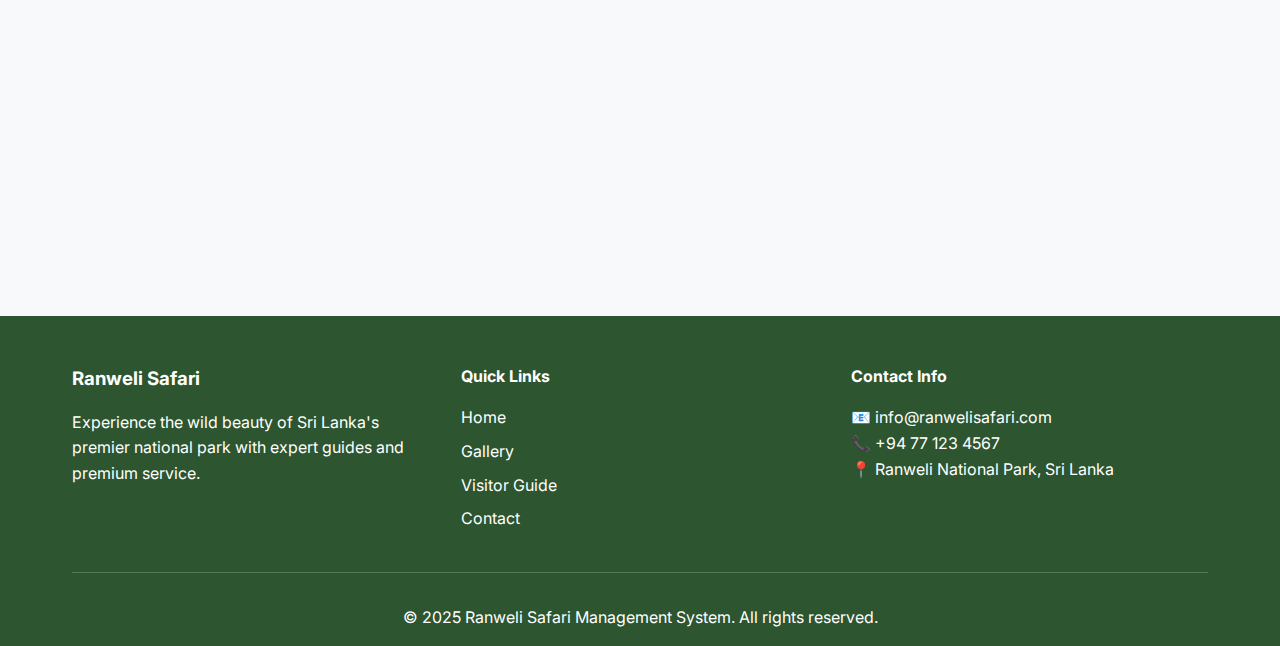
<file: src/main/resources/static/what-to-do.html>
<!DOCTYPE html>
<html lang="en">
<head>
    <meta charset="UTF-8">
    <meta name="viewport" content="width=device-width, initial-scale=1.0">
    <title>What To Do - Ranweli Safari</title>
    <link rel="preconnect" href="https://fonts.googleapis.com">
    <link rel="preconnect" href="https://fonts.gstatic.com" crossorigin>
    <link href="https://fonts.googleapis.com/css2?family=Inter:wght@300;400;500;600;700;800&display=swap" rel="stylesheet">
    <link rel="stylesheet" href="css/main.css">
    <style>
        .activities-section {
            padding: 6rem 0 2rem;
        }

        .activities-hero {
            background: var(--gradient-primary);
            color: white;
            padding: 4rem 0;
            text-align: center;
            margin-bottom: 4rem;
        }

        .activity-tabs {
            display: flex;
            justify-content: center;
            gap: 1rem;
            margin-bottom: 3rem;
            flex-wrap: wrap;
        }

        .activity-tab {
            padding: 1rem 2rem;
            border: 2px solid var(--primary-color);
            background: transparent;
            color: var(--primary-color);
            border-radius: 50px;
            cursor: pointer;
            transition: all 0.3s ease;
            font-weight: 600;
        }

        .activity-tab.active,
        .activity-tab:hover {
            background: var(--primary-color);
            color: white;
        }

        .activity-content {
            display: none;
        }

        .activity-content.active {
            display: block;
        }

        .activity-grid {
            display: grid;
            grid-template-columns: repeat(auto-fit, minmax(350px, 1fr));
            gap: 2rem;
            margin: 2rem 0;
        }

        .activity-card {
            background: white;
            border-radius: 20px;
            overflow: hidden;
            box-shadow: var(--shadow);
            transition: all 0.3s ease;
            position: relative;
        }

        .activity-card:hover {
            transform: translateY(-10px);
            box-shadow: var(--shadow-hover);
        }

        .activity-image {
            height: 200px;
            background-size: cover;
            background-position: center;
            position: relative;
        }

        .activity-badge {
            position: absolute;
            top: 1rem;
            right: 1rem;
            background: var(--accent-color);
            color: white;
            padding: 0.5rem 1rem;
            border-radius: 20px;
            font-size: 0.8rem;
            font-weight: 600;
        }

        .activity-info {
            padding: 2rem;
        }

        .activity-info h3 {
            color: var(--primary-color);
            margin-bottom: 1rem;
            font-size: 1.3rem;
        }

        .activity-meta {
            display: flex;
            gap: 1rem;
            margin: 1rem 0;
            flex-wrap: wrap;
        }

        .meta-item {
            display: flex;
            align-items: center;
            gap: 0.5rem;
            font-size: 0.9rem;
            color: var(--text-light);
        }

        .difficulty {
            padding: 0.25rem 0.75rem;
            border-radius: 15px;
            font-size: 0.8rem;
            font-weight: 600;
        }

        .difficulty.easy { background: #d4edda; color: #155724; }
        .difficulty.moderate { background: #fff3cd; color: #856404; }
        .difficulty.challenging { background: #f8d7da; color: #721c24; }

        .park-map {
            background: white;
            border-radius: 20px;
            padding: 2rem;
            box-shadow: var(--shadow);
            margin: 3rem 0;
            text-align: center;
        }

        .map-container {
            position: relative;
            background: linear-gradient(135deg, #e8f5e8 0%, #f0f8ff 100%);
            border-radius: 15px;
            padding: 2rem;
            margin: 2rem 0;
            min-height: 500px;
            display: flex;
            align-items: center;
            justify-content: center;
            border: 3px solid var(--primary-color);
        }

        .map-placeholder {
            text-align: center;
            color: var(--primary-color);
        }

        .map-legend {
            display: grid;
            grid-template-columns: repeat(auto-fit, minmax(200px, 1fr));
            gap: 1rem;
            margin-top: 2rem;
        }

        .legend-item {
            display: flex;
            align-items: center;
            gap: 0.5rem;
            padding: 0.5rem;
            background: #f8f9fa;
            border-radius: 10px;
        }

        .legend-color {
            width: 20px;
            height: 20px;
            border-radius: 50%;
        }

        .wildlife-spotting {
            background: linear-gradient(135deg, #e3f2fd 0%, #f3e5f5 100%);
            border-radius: 20px;
            padding: 2rem;
            margin: 3rem 0;
        }

        .wildlife-grid {
            display: grid;
            grid-template-columns: repeat(auto-fit, minmax(250px, 1fr));
            gap: 1.5rem;
            margin-top: 2rem;
        }

        .wildlife-card {
            background: white;
            border-radius: 15px;
            padding: 1.5rem;
            text-align: center;
            box-shadow: 0 5px 15px rgba(0,0,0,0.1);
            transition: transform 0.3s ease;
        }

        .wildlife-card:hover {
            transform: scale(1.05);
        }

        .wildlife-emoji {
            font-size: 3rem;
            margin-bottom: 1rem;
            display: block;
        }

        .wildlife-card h4 {
            color: var(--primary-color);
            margin-bottom: 0.5rem;
        }

        .best-time {
            background: var(--secondary-color);
            color: white;
            padding: 0.25rem 0.75rem;
            border-radius: 15px;
            font-size: 0.8rem;
            display: inline-block;
            margin-top: 0.5rem;
        }

        .photography-tips {
            background: white;
            border-radius: 20px;
            padding: 2rem;
            box-shadow: var(--shadow);
            margin: 3rem 0;
        }

        .tips-grid {
            display: grid;
            grid-template-columns: repeat(auto-fit, minmax(300px, 1fr));
            gap: 2rem;
            margin-top: 2rem;
        }

        .tip-card {
            border-left: 4px solid var(--accent-color);
            padding: 1.5rem;
            background: #f8f9fa;
            border-radius: 0 10px 10px 0;
        }

        .tip-card h4 {
            color: var(--primary-color);
            margin-bottom: 1rem;
            display: flex;
            align-items: center;
            gap: 0.5rem;
        }

        .package-showcase {
            background: var(--gradient-primary);
            color: white;
            border-radius: 20px;
            padding: 3rem 2rem;
            margin: 3rem 0;
            text-align: center;
        }

        .package-grid {
            display: grid;
            grid-template-columns: repeat(auto-fit, minmax(250px, 1fr));
            gap: 2rem;
            margin-top: 2rem;
        }

        .package-card {
            background: rgba(255,255,255,0.1);
            border-radius: 15px;
            padding: 2rem;
            border: 1px solid rgba(255,255,255,0.2);
            transition: all 0.3s ease;
        }

        .package-card:hover {
            background: rgba(255,255,255,0.2);
            transform: translateY(-5px);
        }

        .package-price {
            font-size: 2rem;
            font-weight: 700;
            margin: 1rem 0;
        }

        .package-features {
            list-style: none;
            padding: 0;
            margin: 1rem 0;
        }

        .package-features li {
            padding: 0.5rem 0;
            border-bottom: 1px solid rgba(255,255,255,0.2);
        }

        .package-features li:last-child {
            border-bottom: none;
        }

        .interactive-map {
            position: relative;
            background: white;
            border-radius: 15px;
            overflow: hidden;
            box-shadow: var(--shadow);
        }

        .map-zones {
            display: grid;
            grid-template-columns: repeat(3, 1fr);
            gap: 1px;
            background: #ddd;
        }

        .map-zone {
            aspect-ratio: 1;
            background: #e8f5e8;
            display: flex;
            align-items: center;
            justify-content: center;
            cursor: pointer;
            transition: all 0.3s ease;
            position: relative;
        }

        .map-zone:hover {
            background: var(--secondary-color);
            color: white;
        }

        .zone-info {
            position: absolute;
            bottom: 0;
            left: 0;
            right: 0;
            background: rgba(0,0,0,0.8);
            color: white;
            padding: 0.5rem;
            text-align: center;
            font-size: 0.8rem;
            transform: translateY(100%);
            transition: transform 0.3s ease;
        }

        .map-zone:hover .zone-info {
            transform: translateY(0);
        }
    </style>
</head>
<body>
    <!-- Navigation -->
    <nav class="navbar">
        <div class="nav-container">
            <a href="/" class="logo">Ranweli Safari</a>

            <ul class="nav-links">
                <li><a href="/">Home</a></li>
                <li><a href="gallery.html">Gallery</a></li>
                <li><a href="visitor-guide.html">Visitor Guide</a></li>
                <li><a href="what-to-do.html" class="active">What To Do</a></li>
                <li><a href="contact.html">Contact</a></li>
            </ul>

            <div class="auth-buttons">
                <a href="login.html" class="btn btn-outline">Login</a>
                <a href="signup.html" class="btn btn-primary">Book Safari</a>
            </div>

            <div class="mobile-menu-toggle">
                <span></span>
                <span></span>
                <span></span>
            </div>
        </div>
    </nav>

    <!-- Hero Section -->
    <section class="activities-hero">
        <div class="container">
            <h1 class="fade-in">What To Do at Ranweli</h1>
            <p class="fade-in" style="font-size: 1.2rem; max-width: 700px; margin: 0 auto;">
                Discover endless adventures and unforgettable experiences in Sri Lanka's premier national park
            </p>
        </div>
    </section>

    <!-- Activities Section -->
    <section class="activities-section">
        <div class="container">
            <!-- Activity Tabs -->
            <div class="activity-tabs fade-in">
                <button class="activity-tab active" data-tab="activities">Safari Activities</button>
                <button class="activity-tab" data-tab="wildlife">Wildlife Watching</button>
                <button class="activity-tab" data-tab="photography">Photography</button>
                <button class="activity-tab" data-tab="map">Park Map</button>
            </div>

            <!-- Safari Activities Content -->
            <div class="activity-content active" id="activities">
                <div class="section-header">
                    <h2 class="section-title">Safari Activities</h2>
                    <p class="section-subtitle">Choose from our exciting range of safari experiences</p>
                </div>

                <div class="activity-grid">
                    <div class="activity-card fade-in">
                        <div class="activity-image" style="background-image: url('https://images.unsplash.com/photo-1549366021-9f761d040a94?w=800');">
                            <div class="activity-badge">Most Popular</div>
                        </div>
                        <div class="activity-info">
                            <h3>Game Drive Safari</h3>
                            <p>The classic safari experience in our comfortable 4x4 vehicles. Perfect for first-time visitors and families.</p>
                            <div class="activity-meta">
                                <div class="meta-item">
                                    <span>🕐</span>
                                    <span>3-6 hours</span>
                                </div>
                                <div class="meta-item">
                                    <span>👥</span>
                                    <span>Up to 6 people</span>
                                </div>
                                <div class="difficulty easy">Easy</div>
                            </div>
                            <p><strong>What to expect:</strong> Close encounters with elephants, leopards, and diverse bird species in their natural habitat.</p>
                        </div>
                    </div>

                    <div class="activity-card fade-in">
                        <div class="activity-image" style="background-image: url('https://images.unsplash.com/photo-1547036967-23d11aacaee0?w=800');">
                            <div class="activity-badge">Romantic</div>
                        </div>
                        <div class="activity-info">
                            <h3>Sunset Safari</h3>
                            <p>Experience the magic of African sunset while watching wildlife in golden hour lighting.</p>
                            <div class="activity-meta">
                                <div class="meta-item">
                                    <span>🕐</span>
                                    <span>3 hours</span>
                                </div>
                                <div class="meta-item">
                                    <span>👥</span>
                                    <span>Up to 4 people</span>
                                </div>
                                <div class="difficulty easy">Easy</div>
                            </div>
                            <p><strong>What to expect:</strong> Stunning sunset views, increased animal activity, and perfect photography conditions.</p>
                        </div>
                    </div>

                    <div class="activity-card fade-in">
                        <div class="activity-image" style="background-image: url('https://images.unsplash.com/photo-1578662996442-48f60103fc96?w=800');">
                            <div class="activity-badge">Early Bird</div>
                        </div>
                        <div class="activity-info">
                            <h3>Dawn Safari</h3>
                            <p>Start your day with the most active wildlife period when animals are hunting and feeding.</p>
                            <div class="activity-meta">
                                <div class="meta-item">
                                    <span>🕐</span>
                                    <span>3 hours</span>
                                </div>
                                <div class="meta-item">
                                    <span>👥</span>
                                    <span>Up to 6 people</span>
                                </div>
                                <div class="difficulty moderate">Moderate</div>
                            </div>
                            <p><strong>What to expect:</strong> High wildlife activity, cool temperatures, and spectacular sunrise views over the park.</p>
                        </div>
                    </div>

                    <div class="activity-card fade-in">
                        <div class="activity-image" style="background-image: url('https://images.unsplash.com/photo-1551969014-7d2c4cddf0b6?w=800');">
                            <div class="activity-badge">Premium</div>
                        </div>
                        <div class="activity-info">
                            <h3>Leopard Tracking</h3>
                            <p>Specialized safari focused on tracking and observing the elusive Sri Lankan leopard.</p>
                            <div class="activity-meta">
                                <div class="meta-item">
                                    <span>🕐</span>
                                    <span>4-6 hours</span>
                                </div>
                                <div class="meta-item">
                                    <span>👥</span>
                                    <span>Up to 4 people</span>
                                </div>
                                <div class="difficulty challenging">Challenging</div>
                            </div>
                            <p><strong>What to expect:</strong> Expert tracking, patience required, but incredible rewards when leopards are spotted.</p>
                        </div>
                    </div>

                    <div class="activity-card fade-in">
                        <div class="activity-image" style="background-image: url('https://images.unsplash.com/photo-1444927714506-8492d94b5ba0?w=800');">
                            <div class="activity-badge">Specialist</div>
                        </div>
                        <div class="activity-info">
                            <h3>Bird Watching Safari</h3>
                            <p>Dedicated birding experience with expert ornithologists and specialized equipment.</p>
                            <div class="activity-meta">
                                <div class="meta-item">
                                    <span>🕐</span>
                                    <span>4 hours</span>
                                </div>
                                <div class="meta-item">
                                    <span>👥</span>
                                    <span>Up to 8 people</span>
                                </div>
                                <div class="difficulty easy">Easy</div>
                            </div>
                            <p><strong>What to expect:</strong> Over 200 bird species, including endemic varieties, with provided binoculars and field guides.</p>
                        </div>
                    </div>

                    <div class="activity-card fade-in">
                        <div class="activity-image" style="background-image: url('https://images.unsplash.com/photo-1564760055775-d63b17a55c44?w=800');">
                            <div class="activity-badge">Full Day</div>
                        </div>
                        <div class="activity-info">
                            <h3>Complete Safari Experience</h3>
                            <p>Full day adventure covering all zones of the park with lunch and multiple game drives.</p>
                            <div class="activity-meta">
                                <div class="meta-item">
                                    <span>🕐</span>
                                    <span>12 hours</span>
                                </div>
                                <div class="meta-item">
                                    <span>👥</span>
                                    <span>Up to 6 people</span>
                                </div>
                                <div class="difficulty moderate">Moderate</div>
                            </div>
                            <p><strong>What to expect:</strong> Comprehensive park tour, picnic lunch, maximum wildlife encounters, and park map exploration.</p>
                        </div>
                    </div>
                </div>
            </div>

            <!-- Wildlife Watching Content -->
            <div class="activity-content" id="wildlife">
                <div class="section-header">
                    <h2 class="section-title">Wildlife Watching Guide</h2>
                    <p class="section-subtitle">Learn about the incredible animals you might encounter</p>
                </div>

                <div class="wildlife-spotting fade-in">
                    <h3 style="color: var(--primary-color); margin-bottom: 1rem;">🔍 Wildlife Spotting Guide</h3>
                    <p>Ranweli National Park is home to diverse wildlife. Here's what you can expect to see and when to look for them:</p>

                    <div class="wildlife-grid">
                        <div class="wildlife-card">
                            <span class="wildlife-emoji">🐘</span>
                            <h4>Asian Elephants</h4>
                            <p>Gentle giants roaming in herds. Best spotted near water sources.</p>
                            <div class="best-time">All Day</div>
                        </div>

                        <div class="wildlife-card">
                            <span class="wildlife-emoji">🐆</span>
                            <h4>Sri Lankan Leopards</h4>
                            <p>Elusive big cats often resting on tree branches during the day.</p>
                            <div class="best-time">Late Afternoon</div>
                        </div>

                        <div class="wildlife-card">
                            <span class="wildlife-emoji">🐻</span>
                            <h4>Sloth Bears</h4>
                            <p>Shaggy bears foraging for termites and fruits in the forest.</p>
                            <div class="best-time">Early Morning</div>
                        </div>

                        <div class="wildlife-card">
                            <span class="wildlife-emoji">🦌</span>
                            <h4>Spotted Deer</h4>
                            <p>Graceful and abundant, often seen grazing in open areas.</p>
                            <div class="best-time">All Day</div>
                        </div>

                        <div class="wildlife-card">
                            <span class="wildlife-emoji">🐗</span>
                            <h4>Wild Boars</h4>
                            <p>Robust omnivores often seen in family groups near mud wallows.</p>
                            <div class="best-time">Evening</div>
                        </div>

                        <div class="wildlife-card">
                            <span class="wildlife-emoji">🐊</span>
                            <h4>Mugger Crocodiles</h4>
                            <p>Large reptiles basking on riverbanks and in shallow waters.</p>
                            <div class="best-time">Midday</div>
                        </div>

                        <div class="wildlife-card">
                            <span class="wildlife-emoji">🦅</span>
                            <h4>Fish Eagles</h4>
                            <p>Majestic raptors soaring over water bodies hunting for fish.</p>
                            <div class="best-time">Morning</div>
                        </div>

                        <div class="wildlife-card">
                            <span class="wildlife-emoji">🦚</span>
                            <h4>Peafowl</h4>
                            <p>Colorful birds displaying their magnificent plumage.</p>
                            <div class="best-time">Dawn & Dusk</div>
                        </div>

                        <div class="wildlife-card">
                            <span class="wildlife-emoji">🐵</span>
                            <h4>Langur Monkeys</h4>
                            <p>Playful primates swinging through the forest canopy.</p>
                            <div class="best-time">All Day</div>
                        </div>

                        <div class="wildlife-card">
                            <span class="wildlife-emoji">🦎</span>
                            <h4>Monitor Lizards</h4>
                            <p>Large lizards often seen basking in sunny spots.</p>
                            <div class="best-time">Midday</div>
                        </div>

                        <div class="wildlife-card">
                            <span class="wildlife-emoji">🐍</span>
                            <h4>Pythons</h4>
                            <p>Non-venomous constrictors occasionally spotted near water.</p>
                            <div class="best-time">Evening</div>
                        </div>

                        <div class="wildlife-card">
                            <span class="wildlife-emoji">🦜</span>
                            <h4>Endemic Birds</h4>
                            <p>Over 30 endemic species including junglefowl and bulbuls.</p>
                            <div class="best-time">Early Morning</div>
                        </div>
                    </div>
                </div>
            </div>

            <!-- Photography Content -->
            <div class="activity-content" id="photography">
                <div class="section-header">
                    <h2 class="section-title">Photography Guide</h2>
                    <p class="section-subtitle">Capture stunning wildlife and landscape photographs</p>
                </div>

                <div class="photography-tips fade-in">
                    <h3 style="color: var(--primary-color); margin-bottom: 1rem;">📸 Photography Tips & Techniques</h3>

                    <div class="tips-grid">
                        <div class="tip-card">
                            <h4>📷 Camera Settings</h4>
                            <ul>
                                <li>Use shutter priority mode (TV/S)</li>
                                <li>Minimum 1/500s for moving animals</li>
                                <li>ISO 400-1600 for sufficient speed</li>
                                <li>Continuous autofocus (AI Servo/AF-C)</li>
                                <li>Back button focus for better control</li>
                            </ul>
                        </div>

                        <div class="tip-card">
                            <h4>🔍 Lens Recommendations</h4>
                            <ul>
                                <li>70-200mm f/2.8 for versatility</li>
                                <li>100-400mm for distant subjects</li>
                                <li>24-70mm for landscapes</li>
                                <li>1.4x teleconverter for extra reach</li>
                                <li>Macro lens for small subjects</li>
                            </ul>
                        </div>

                        <div class="tip-card">
                            <h4>🌅 Best Lighting Times</h4>
                            <ul>
                                <li>Golden hour: 1 hour after sunrise</li>
                                <li>Blue hour: 30 min before sunset</li>
                                <li>Overcast days for even lighting</li>
                                <li>Avoid harsh midday sun</li>
                                <li>Use vehicle as blind for close shots</li>
                            </ul>
                        </div>

                        <div class="tip-card">
                            <h4>🎯 Composition Tips</h4>
                            <ul>
                                <li>Rule of thirds for animal placement</li>
                                <li>Focus on the eyes always</li>
                                <li>Include environmental context</li>
                                <li>Capture animal behavior</li>
                                <li>Use foreground elements for depth</li>
                            </ul>
                        </div>

                        <div class="tip-card">
                            <h4>🐘 Wildlife Behavior</h4>
                            <ul>
                                <li>Learn animal patterns and habits</li>
                                <li>Be patient and observe first</li>
                                <li>Respect animal space and stress signs</li>
                                <li>Capture interactions and emotions</li>
                                <li>Document the story, not just the animal</li>
                            </ul>
                        </div>

                        <div class="tip-card">
                            <h4>⚙️ Essential Gear</h4>
                            <ul>
                                <li>Extra batteries and memory cards</li>
                                <li>Lens cleaning kit</li>
                                <li>Bean bag for vehicle support</li>
                                <li>Waterproof camera bag</li>
                                <li>Notebook for location logging</li>
                            </ul>
                        </div>
                    </div>
                </div>

                <div class="package-showcase fade-in">
                    <h3>📸 Photography Safari Packages</h3>
                    <p>Specialized photography tours with expert guidance</p>

                    <div class="package-grid">
                        <div class="package-card">
                            <h4>Photography Workshop</h4>
                            <div class="package-price">$150</div>
                            <ul class="package-features">
                                <li>Professional photographer guide</li>
                                <li>4-hour specialized safari</li>
                                <li>Equipment guidance</li>
                                <li>Post-processing tips</li>
                                <li>Best spot recommendations</li>
                            </ul>
                        </div>

                        <div class="package-card">
                            <h4>Advanced Photography</h4>
                            <div class="package-price">$280</div>
                            <ul class="package-features">
                                <li>Full day with expert</li>
                                <li>Multiple locations</li>
                                <li>Equipment rental available</li>
                                <li>Individual instruction</li>
                                <li>Portfolio review session</li>
                            </ul>
                        </div>

                        <div class="package-card">
                            <h4>Multi-day Intensive</h4>
                            <div class="package-price">$750</div>
                            <ul class="package-features">
                                <li>3-day photography course</li>
                                <li>Dawn and dusk sessions</li>
                                <li>Professional equipment</li>
                                <li>Editing workshop</li>
                                <li>Certificate of completion</li>
                            </ul>
                        </div>
                    </div>
                </div>
            </div>

            <!-- Park Map Content -->
            <div class="activity-content" id="map">
                <div class="section-header">
                    <h2 class="section-title">Ranweli National Park Map</h2>
                    <p class="section-subtitle">Explore the different zones and attractions of our beautiful park</p>
                </div>

                <div class="park-map fade-in">
                    <h3 style="color: var(--primary-color); margin-bottom: 2rem;">🗺️ Interactive Park Map</h3>

                    <div class="interactive-map">
                        <div class="map-zones">
                            <div class="map-zone" style="background: #ffeaa7;">
                                <div style="text-align: center;">
                                    <div style="font-size: 2rem;">🌲</div>
                                    <div><strong>Zone 1</strong></div>
                                    <div>Dense Forest</div>
                                </div>
                                <div class="zone-info">
                                    <strong>Dense Forest Zone</strong><br>
                                    Best for: Leopards, Birds, Monkeys<br>
                                    Features: Thick canopy, ancient trees
                                </div>
                            </div>

                            <div class="map-zone" style="background: #74b9ff;">
                                <div style="text-align: center;">
                                    <div style="font-size: 2rem;">🏞️</div>
                                    <div><strong>Zone 2</strong></div>
                                    <div>Main Lake</div>
                                </div>
                                <div class="zone-info">
                                    <strong>Main Lake Area</strong><br>
                                    Best for: Elephants, Crocodiles, Water Birds<br>
                                    Features: Large water body, viewing platforms
                                </div>
                            </div>

                            <div class="map-zone" style="background: #fd79a8;">
                                <div style="text-align: center;">
                                    <div style="font-size: 2rem;">🏔️</div>
                                    <div><strong>Zone 3</strong></div>
                                    <div>Rocky Outcrops</div>
                                </div>
                                <div class="zone-info">
                                    <strong>Rocky Terrain</strong><br>
                                    Best for: Leopards, Sloth Bears, Scenic Views<br>
                                    Features: Granite boulders, caves
                                </div>
                            </div>

                            <div class="map-zone" style="background: #a29bfe;">
                                <div style="text-align: center;">
                                    <div style="font-size: 2rem;">🌾</div>
                                    <div><strong>Zone 4</strong></div>
                                    <div>Grasslands</div>
                                </div>
                                <div class="zone-info">
                                    <strong>Open Grasslands</strong><br>
                                    Best for: Spotted Deer, Wild Boar, Peacocks<br>
                                    Features: Open savanna, grazing areas
                                </div>
                            </div>

                            <div class="map-zone" style="background: #6c5ce7;">
                                <div style="text-align: center;">
                                    <div style="font-size: 2rem;">🚪</div>
                                    <div><strong>Entrance</strong></div>
                                    <div>Park Gate</div>
                                </div>
                                <div class="zone-info">
                                    <strong>Park Entrance</strong><br>
                                    Features: Visitor center, ticket office, guides<br>
                                    Facilities: Restrooms, information desk
                                </div>
                            </div>

                            <div class="map-zone" style="background: #00b894;">
                                <div style="text-align: center;">
                                    <div style="font-size: 2rem;">🌊</div>
                                    <div><strong>Zone 5</strong></div>
                                    <div>River Zone</div>
                                </div>
                                <div class="zone-info">
                                    <strong>River Ecosystem</strong><br>
                                    Best for: Crocodiles, Fish Eagles, Otters<br>
                                    Features: Flowing river, riverbank wildlife
                                </div>
                            </div>

                            <div class="map-zone" style="background: #fdcb6e;">
                                <div style="text-align: center;">
                                    <div style="font-size: 2rem;">🌴</div>
                                    <div><strong>Zone 6</strong></div>
                                    <div>Palm Grove</div>
                                </div>
                                <div class="zone-info">
                                    <strong>Palm Grove</strong><br>
                                    Best for: Birds, Butterflies, Small mammals<br>
                                    Features: Coconut palms, shaded areas
                                </div>
                            </div>

                            <div class="map-zone" style="background: #e17055;">
                                <div style="text-align: center;">
                                    <div style="font-size: 2rem;">🏕️</div>
                                    <div><strong>Zone 7</strong></div>
                                    <div>Rest Area</div>
                                </div>
                                <div class="zone-info">
                                    <strong>Visitor Rest Area</strong><br>
                                    Features: Picnic area, viewpoint, restrooms<br>
                                    Activities: Lunch break, observation
                                </div>
                            </div>

                            <div class="map-zone" style="background: #81ecec;">
                                <div style="text-align: center;">
                                    <div style="font-size: 2rem;">🦅</div>
                                    <div><strong>Zone 8</strong></div>
                                    <div>Bird Sanctuary</div>
                                </div>
                                <div class="zone-info">
                                    <strong>Bird Sanctuary</strong><br>
                                    Best for: Endemic birds, Migratory species<br>
                                    Features: Nesting areas, observation hides
                                </div>
                            </div>
                        </div>
                    </div>

                    <div class="map-legend">
                        <div class="legend-item">
                            <div class="legend-color" style="background: #ffeaa7;"></div>
                            <span>Dense Forest - Prime leopard territory</span>
                        </div>
                        <div class="legend-item">
                            <div class="legend-color" style="background: #74b9ff;"></div>
                            <span>Water Bodies - Elephant gathering spots</span>
                        </div>
                        <div class="legend-item">
                            <div class="legend-color" style="background: #fd79a8;"></div>
                            <span>Rocky Areas - Scenic viewpoints</span>
                        </div>
                        <div class="legend-item">
                            <div class="legend-color" style="background: #a29bfe;"></div>
                            <span>Grasslands - Open wildlife viewing</span>
                        </div>
                        <div class="legend-item">
                            <div class="legend-color" style="background: #00b894;"></div>
                            <span>River Zone - Aquatic wildlife</span>
                        </div>
                        <div class="legend-item">
                            <div class="legend-color" style="background: #81ecec;"></div>
                            <span>Bird Areas - Ornithology hotspots</span>
                        </div>
                    </div>

                    <div class="info-box" style="margin-top: 2rem;">
                        <h3>🚗 Safari Route Information</h3>
                        <p><strong>Standard Route:</strong> Entrance → Grasslands → Main Lake → Dense Forest → Rocky Outcrops → Return<br>
                        <strong>Full Day Route:</strong> Covers all 8 zones with lunch break at Rest Area<br>
                        <strong>Photography Route:</strong> Focuses on zones 1, 3, and 8 for best photo opportunities<br>
                        <strong>Birding Route:</strong> Concentrates on zones 6 and 8 with early morning timing</p>
                    </div>
                </div>
            </div>
        </div>
    </section>

    <!-- Footer -->
    <footer style="background: var(--primary-color); color: white; padding: 3rem 0 1rem;">
        <div class="container">
            <div style="display: grid; grid-template-columns: repeat(auto-fit, minmax(250px, 1fr)); gap: 2rem; margin-bottom: 2rem;">
                <div>
                    <h3 style="margin-bottom: 1rem;">Ranweli Safari</h3>
                    <p>Experience the wild beauty of Sri Lanka's premier national park with expert guides and premium service.</p>
                </div>
                <div>
                    <h4 style="margin-bottom: 1rem;">Quick Links</h4>
                    <ul style="list-style: none;">
                        <li><a href="/" style="color: white; text-decoration: none; margin-bottom: 0.5rem; display: block;">Home</a></li>
                        <li><a href="gallery.html" style="color: white; text-decoration: none; margin-bottom: 0.5rem; display: block;">Gallery</a></li>
                        <li><a href="visitor-guide.html" style="color: white; text-decoration: none; margin-bottom: 0.5rem; display: block;">Visitor Guide</a></li>
                        <li><a href="contact.html" style="color: white; text-decoration: none; margin-bottom: 0.5rem; display: block;">Contact</a></li>
                    </ul>
                </div>
                <div>
                    <h4 style="margin-bottom: 1rem;">Contact Info</h4>
                    <p>📧 info@ranwelisafari.com</p>
                    <p>📞 +94 77 123 4567</p>
                    <p>📍 Ranweli National Park, Sri Lanka</p>
                </div>
            </div>
            <div style="text-align: center; padding-top: 2rem; border-top: 1px solid rgba(255,255,255,0.2);">
                <p>&copy; 2025 Ranweli Safari Management System. All rights reserved.</p>
            </div>
        </div>
    </footer>

    <script src="js/main.js"></script>
    <script>
        // Tab functionality for activities
        document.addEventListener('DOMContentLoaded', function() {
            const activityTabs = document.querySelectorAll('.activity-tab');
            const activityContents = document.querySelectorAll('.activity-content');

            activityTabs.forEach(tab => {
                tab.addEventListener('click', () => {
                    const targetTab = tab.dataset.tab;

                    // Remove active class from all tabs and contents
                    activityTabs.forEach(t => t.classList.remove('active'));
                    activityContents.forEach(c => c.classList.remove('active'));

                    // Add active class to clicked tab and corresponding content
                    tab.classList.add('active');
                    document.getElementById(targetTab).classList.add('active');
                });
            });
        });
    </script>
</body>
</html>
</file>
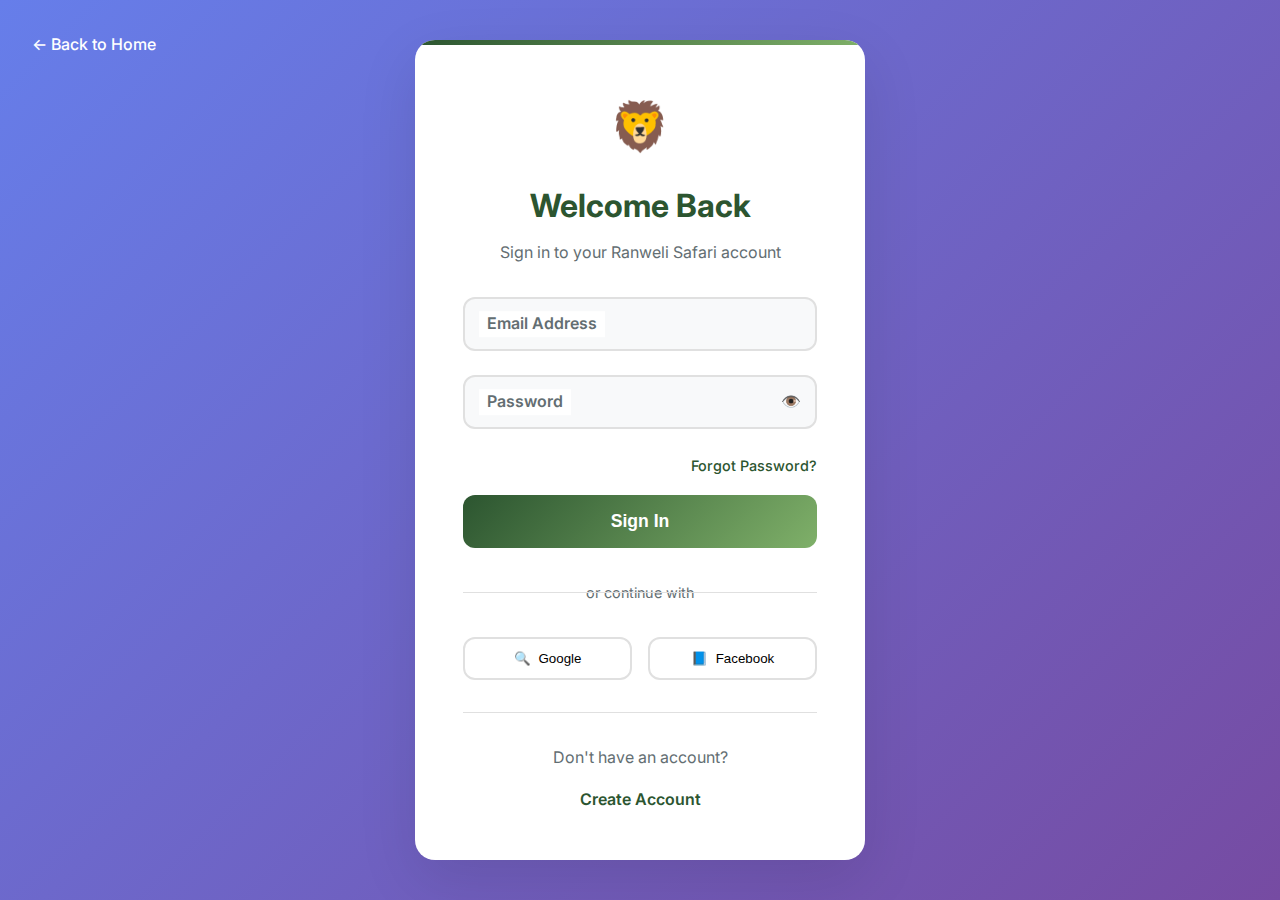
<file: src/main/resources/static/dashboards/admin.html>
<!DOCTYPE html>
<html lang="en">
<head>
    <meta charset="UTF-8">
    <meta name="viewport" content="width=device-width, initial-scale=1.0">
    <title>Admin Dashboard - Ranweli Safari</title>
    <link rel="preconnect" href="https://fonts.googleapis.com">
    <link rel="preconnect" href="https://fonts.gstatic.com" crossorigin>
    <link href="https://fonts.googleapis.com/css2?family=Inter:wght@300;400;500;600;700;800&display=swap" rel="stylesheet">
    <link rel="stylesheet" href="../css/main.css">
    <style>
        .dashboard {
            display: flex;
            min-height: 100vh;
            background: #f8f9fa;
        }

        .sidebar {
            width: 280px;
            background: white;
            box-shadow: 2px 0 10px rgba(0,0,0,0.1);
            position: fixed;
            height: 100vh;
            overflow-y: auto;
            z-index: 1000;
        }

        .sidebar-header {
            padding: 2rem;
            border-bottom: 1px solid #eee;
            text-align: center;
            background: var(--gradient-primary);
            color: white;
        }

        .admin-badge {
            background: #ffd700;
            color: #333;
            padding: 0.25rem 0.75rem;
            border-radius: 15px;
            font-size: 0.8rem;
            font-weight: 600;
            margin-top: 0.5rem;
            display: inline-block;
        }

        .sidebar-menu {
            padding: 1rem 0;
        }

        .menu-item {
            display: flex;
            align-items: center;
            padding: 1rem 2rem;
            color: var(--text-color);
            text-decoration: none;
            transition: all 0.3s ease;
            border-left: 3px solid transparent;
        }

        .menu-item:hover,
        .menu-item.active {
            background: #f8f9fa;
            border-left-color: var(--primary-color);
            color: var(--primary-color);
        }

        .menu-icon {
            margin-right: 1rem;
            font-size: 1.2rem;
        }

        .main-content {
            flex: 1;
            margin-left: 280px;
            padding: 2rem;
        }

        .admin-header {
            background: white;
            border-radius: 15px;
            padding: 2rem;
            margin-bottom: 2rem;
            box-shadow: var(--shadow);
            display: flex;
            justify-content: space-between;
            align-items: center;
        }

        .quick-actions {
            display: flex;
            gap: 1rem;
        }

        .dashboard-stats {
            display: grid;
            grid-template-columns: repeat(auto-fit, minmax(250px, 1fr));
            gap: 2rem;
            margin-bottom: 2rem;
        }

        .stat-card {
            background: white;
            border-radius: 15px;
            padding: 2rem;
            box-shadow: var(--shadow);
            text-align: center;
            transition: transform 0.3s ease;
            position: relative;
            overflow: hidden;
        }

        .stat-card::before {
            content: '';
            position: absolute;
            top: 0;
            left: 0;
            right: 0;
            height: 4px;
            background: var(--gradient-primary);
        }

        .stat-card:hover {
            transform: translateY(-5px);
        }

        .stat-icon {
            font-size: 3rem;
            margin-bottom: 1rem;
        }

        .stat-number {
            font-size: 2.5rem;
            font-weight: 700;
            color: var(--primary-color);
            margin-bottom: 0.5rem;
        }

        .stat-label {
            color: var(--text-light);
            font-weight: 500;
        }

        .content-section {
            display: none;
        }

        .content-section.active {
            display: block;
        }

        .data-table {
            background: white;
            border-radius: 15px;
            padding: 2rem;
            box-shadow: var(--shadow);
            margin-bottom: 2rem;
        }

        .table-header {
            display: flex;
            justify-content: space-between;
            align-items: center;
            margin-bottom: 2rem;
        }

        .search-filter {
            display: flex;
            gap: 1rem;
            align-items: center;
        }

        .search-input {
            padding: 0.5rem 1rem;
            border: 2px solid #e0e0e0;
            border-radius: 25px;
            width: 250px;
        }

        .filter-select {
            padding: 0.5rem 1rem;
            border: 2px solid #e0e0e0;
            border-radius: 8px;
        }

        .feedback-card {
            background: white;
            border-radius: 15px;
            padding: 2rem;
            margin-bottom: 1.5rem;
            box-shadow: var(--shadow);
            border-left: 5px solid var(--primary-color);
        }

        .feedback-header {
            display: flex;
            justify-content: space-between;
            align-items: flex-start;
            margin-bottom: 1rem;
        }

        .feedback-meta {
            display: grid;
            grid-template-columns: repeat(auto-fit, minmax(200px, 1fr));
            gap: 1rem;
            margin: 1rem 0;
            padding: 1rem;
            background: #f8f9fa;
            border-radius: 10px;
        }

        .rating-display {
            display: flex;
            align-items: center;
            gap: 0.5rem;
        }

        .rating-stars {
            display: flex;
            gap: 0.2rem;
        }

        .rating-star {
            color: #ffd700;
            font-size: 1.2rem;
        }

        .rating-number {
            font-weight: 600;
            color: var(--primary-color);
        }

        .feedback-actions {
            display: flex;
            gap: 1rem;
            margin-top: 1rem;
        }

        .chart-container {
            background: white;
            border-radius: 15px;
            padding: 2rem;
            box-shadow: var(--shadow);
            margin-bottom: 2rem;
        }

        .chart-grid {
            display: grid;
            grid-template-columns: repeat(auto-fit, minmax(400px, 1fr));
            gap: 2rem;
        }

        .user-management {
            background: white;
            border-radius: 15px;
            padding: 2rem;
            box-shadow: var(--shadow);
        }

        .user-card {
            display: flex;
            align-items: center;
            gap: 1rem;
            padding: 1rem;
            border: 1px solid #eee;
            border-radius: 10px;
            margin-bottom: 1rem;
        }

        .user-avatar {
            width: 50px;
            height: 50px;
            border-radius: 50%;
            background: var(--gradient-primary);
            color: white;
            display: flex;
            align-items: center;
            justify-content: center;
            font-weight: 600;
        }

        .user-info {
            flex: 1;
        }

        .user-actions {
            display: flex;
            gap: 0.5rem;
        }

        .modal {
            position: fixed;
            top: 0;
            left: 0;
            width: 100%;
            height: 100%;
            background: rgba(0,0,0,0.5);
            display: flex;
            align-items: center;
            justify-content: center;
            z-index: 9999;
            opacity: 0;
            visibility: hidden;
            transition: all 0.3s ease;
        }

        .modal.active {
            opacity: 1;
            visibility: visible;
        }

        .modal-content {
            background: white;
            border-radius: 20px;
            padding: 2rem;
            max-width: 600px;
            width: 90%;
            max-height: 90vh;
            overflow-y: auto;
            transform: scale(0.8);
            transition: transform 0.3s ease;
        }

        .modal.active .modal-content {
            transform: scale(1);
        }

        .assignment-form {
            display: grid;
            grid-template-columns: 1fr 1fr;
            gap: 1rem;
            margin: 1rem 0;
        }

        @media (max-width: 768px) {
            .sidebar {
                transform: translateX(-100%);
                transition: transform 0.3s ease;
            }

            .sidebar.active {
                transform: translateX(0);
            }

            .main-content {
                margin-left: 0;
                padding: 1rem;
            }

            .dashboard-stats {
                grid-template-columns: 1fr;
            }

            .chart-grid {
                grid-template-columns: 1fr;
            }

            .admin-header {
                flex-direction: column;
                gap: 1rem;
            }

            .quick-actions {
                width: 100%;
                justify-content: center;
            }
        }
    </style>
</head>
<body>
    <div class="dashboard">
        <!-- Sidebar -->
        <aside class="sidebar">
            <div class="sidebar-header">
                <h2>🦁 Ranweli Admin</h2>
                <div class="admin-badge">ADMINISTRATOR</div>
            </div>

            <nav class="sidebar-menu">
                <a href="#" class="menu-item active" data-section="overview">
                    <span class="menu-icon">📊</span>
                    Dashboard Overview
                </a>
                <a href="#" class="menu-item" data-section="bookings">
                    <span class="menu-icon">📅</span>
                    Booking Management
                </a>
                <a href="#" class="menu-item" data-section="feedback">
                    <span class="menu-icon">⭐</span>
                    Customer Feedback
                </a>
                <a href="#" class="menu-item" data-section="users">
                    <span class="menu-icon">👥</span>
                    User Management
                </a>
                <a href="#" class="menu-item" data-section="staff">
                    <span class="menu-icon">🧑‍💼</span>
                    Staff Management
                </a>
                <a href="#" class="menu-item" data-section="assignments">
                    <span class="menu-icon">📋</span>
                    Safari Assignments
                </a>
                <a href="#" class="menu-item" data-section="analytics">
                    <span class="menu-icon">📈</span>
                    Analytics & Reports
                </a>
                <a href="#" class="menu-item" data-section="settings">
                    <span class="menu-icon">⚙️</span>
                    System Settings
                </a>
            </nav>

            <div style="padding: 2rem;">
                <button class="logout-btn" style="background: #dc3545; color: white; border: none; padding: 0.75rem 1.5rem; border-radius: 8px; cursor: pointer; width: 100%;" onclick="logout()">
                    🚪 Logout
                </button>
            </div>
        </aside>

        <!-- Main Content -->
        <main class="main-content">
            <!-- Overview Section -->
            <section class="content-section active" id="overview">
                <div class="admin-header">
                    <div>
                        <h1>Admin Dashboard</h1>
                        <p>Welcome back, Administrator. Here's what's happening today.</p>
                    </div>
                    <div class="quick-actions">
                        <button class="btn btn-primary" onclick="showSection('bookings')">Manage Bookings</button>
                        <button class="btn btn-outline" onclick="showSection('staff')">Assign Staff</button>
                    </div>
                </div>

                <div class="dashboard-stats">
                    <div class="stat-card">
                        <div class="stat-icon">📅</div>
                        <div class="stat-number" id="totalBookingsToday">12</div>
                        <div class="stat-label">Today's Bookings</div>
                    </div>

                    <div class="stat-card">
                        <div class="stat-icon">💰</div>
                        <div class="stat-number" id="todaysRevenue">$2,450</div>
                        <div class="stat-label">Today's Revenue</div>
                    </div>

                    <div class="stat-card">
                        <div class="stat-icon">🧑‍💼</div>
                        <div class="stat-number" id="activeStaff">8</div>
                        <div class="stat-label">Active Staff</div>
                    </div>

                    <div class="stat-card">
                        <div class="stat-icon">⭐</div>
                        <div class="stat-number" id="avgRating">4.7</div>
                        <div class="stat-label">Average Rating</div>
                    </div>

                    <div class="stat-card">
                        <div class="stat-icon">👥</div>
                        <div class="stat-number" id="totalUsers">156</div>
                        <div class="stat-label">Total Users</div>
                    </div>

                    <div class="stat-card">
                        <div class="stat-icon">🚗</div>
                        <div class="stat-number" id="activeSafaris">5</div>
                        <div class="stat-label">Active Safaris</div>
                    </div>
                </div>

                <div class="chart-grid">
                    <div class="chart-container">
                        <h3>Weekly Booking Trends</h3>
                        <div style="height: 300px; background: #f8f9fa; border-radius: 10px; display: flex; align-items: center; justify-content: center; color: var(--text-light);">
                            📊 Chart will be rendered here
                        </div>
                    </div>

                    <div class="chart-container">
                        <h3>Revenue Analysis</h3>
                        <div style="height: 300px; background: #f8f9fa; border-radius: 10px; display: flex; align-items: center; justify-content: center; color: var(--text-light);">
                            💹 Chart will be rendered here
                        </div>
                    </div>
                </div>
            </section>

            <!-- Feedback Section -->
            <section class="content-section" id="feedback">
                <div class="data-table">
                    <div class="table-header">
                        <h2>Customer Feedback & Reviews</h2>
                        <div class="search-filter">
                            <input type="text" class="search-input" placeholder="Search feedback..." id="feedbackSearch">
                            <select class="filter-select" id="ratingFilter">
                                <option value="">All Ratings</option>
                                <option value="5">5 Stars</option>
                                <option value="4">4 Stars</option>
                                <option value="3">3 Stars</option>
                                <option value="2">2 Stars</option>
                                <option value="1">1 Star</option>
                            </select>
                            <select class="filter-select" id="staffFilter">
                                <option value="">All Staff</option>
                                <option value="guide">By Guide</option>
                                <option value="driver">By Driver</option>
                            </select>
                        </div>
                    </div>

                    <div id="feedbackList">
                        <!-- Feedback items will be loaded here -->
                    </div>
                </div>
            </section>

            <!-- Booking Management Section -->
            <section class="content-section" id="bookings">
                <div class="data-table">
                    <div class="table-header">
                        <h2>Booking Management</h2>
                        <div class="search-filter">
                            <input type="text" class="search-input" placeholder="Search bookings..." id="bookingSearch">
                            <select class="filter-select" id="statusFilter">
                                <option value="">All Status</option>
                                <option value="pending">Pending</option>
                                <option value="confirmed">Confirmed</option>
                                <option value="completed">Completed</option>
                                <option value="cancelled">Cancelled</option>
                            </select>
                            <select class="filter-select" id="dateFilter">
                                <option value="">All Dates</option>
                                <option value="today">Today</option>
                                <option value="tomorrow">Tomorrow</option>
                                <option value="week">This Week</option>
                                <option value="month">This Month</option>
                            </select>
                        </div>
                    </div>

                    <div class="table">
                        <table style="width: 100%;">
                            <thead>
                                <tr>
                                    <th>Booking ID</th>
                                    <th>Customer</th>
                                    <th>Package</th>
                                    <th>Date</th>
                                    <th>Participants</th>
                                    <th>Amount</th>
                                    <th>Status</th>
                                    <th>Actions</th>
                                </tr>
                            </thead>
                            <tbody id="bookingsTableBody">
                                <!-- Booking rows will be loaded here -->
                            </tbody>
                        </table>
                    </div>
                </div>
            </section>

            <!-- Staff Management Section -->
            <section class="content-section" id="staff">
                <div class="user-management">
                    <div class="table-header">
                        <h2>Staff Management</h2>
                        <button class="btn btn-primary" onclick="openAddStaffModal()">Add New Staff</button>
                    </div>

                    <div class="dashboard-stats" style="margin-bottom: 2rem;">
                        <div class="stat-card">
                            <div class="stat-icon">🧭</div>
                            <div class="stat-number" id="totalGuides">5</div>
                            <div class="stat-label">Tour Guides</div>
                        </div>

                        <div class="stat-card">
                            <div class="stat-icon">🚗</div>
                            <div class="stat-number" id="totalDrivers">8</div>
                            <div class="stat-label">Drivers</div>
                        </div>

                        <div class="stat-card">
                            <div class="stat-icon">⭐</div>
                            <div class="stat-number" id="staffAvgRating">4.6</div>
                            <div class="stat-label">Staff Avg Rating</div>
                        </div>
                    </div>

                    <div id="staffList">
                        <!-- Staff members will be loaded here -->
                    </div>
                </div>
            </section>

            <!-- User Management Section -->
            <section class="content-section" id="users">
                <div class="user-management">
                    <div class="table-header">
                        <h2>User Management</h2>
                        <div class="search-filter">
                            <input type="text" class="search-input" placeholder="Search users..." id="userSearch">
                            <select class="filter-select" id="userRoleFilter">
                                <option value="">All Roles</option>
                                <option value="tourist">Tourists</option>
                                <option value="guide">Guides</option>
                                <option value="driver">Drivers</option>
                                <option value="admin">Admins</option>
                            </select>
                        </div>
                    </div>

                    <div id="usersList">
                        <!-- Users will be loaded here -->
                    </div>
                </div>
            </section>

            <!-- Safari Assignments Section -->
            <section class="content-section" id="assignments">
                <div class="data-table">
                    <div class="table-header">
                        <h2>Safari Assignments</h2>
                        <button class="btn btn-primary" onclick="autoAssignStaff()">Auto Assign Available Staff</button>
                    </div>

                    <div id="assignmentsList">
                        <!-- Assignments will be loaded here -->
                    </div>
                </div>
            </section>

            <!-- Analytics Section -->
            <section class="content-section" id="analytics">
                <div class="chart-container">
                    <h2>Analytics & Reports</h2>

                    <div class="dashboard-stats" style="margin: 2rem 0;">
                        <div class="stat-card">
                            <div class="stat-icon">📊</div>
                            <div class="stat-number">89%</div>
                            <div class="stat-label">Customer Satisfaction</div>
                        </div>

                        <div class="stat-card">
                            <div class="stat-icon">🎯</div>
                            <div class="stat-number">94%</div>
                            <div class="stat-label">Booking Completion Rate</div>
                        </div>

                        <div class="stat-card">
                            <div class="stat-icon">📈</div>
                            <div class="stat-number">+23%</div>
                            <div class="stat-label">Monthly Growth</div>
                        </div>

                        <div class="stat-card">
                            <div class="stat-icon">🔄</div>
                            <div class="stat-number">67%</div>
                            <div class="stat-label">Return Customers</div>
                        </div>
                    </div>

                    <div class="chart-grid">
                        <div class="chart-container">
                            <h3>Monthly Revenue Trend</h3>
                            <div style="height: 300px; background: #f8f9fa; border-radius: 10px; display: flex; align-items: center; justify-content: center; color: var(--text-light);">
                                📈 Revenue chart placeholder
                            </div>
                        </div>

                        <div class="chart-container">
                            <h3>Package Popularity</h3>
                            <div style="height: 300px; background: #f8f9fa; border-radius: 10px; display: flex; align-items: center; justify-content: center; color: var(--text-light);">
                                🥧 Pie chart placeholder
                            </div>
                        </div>

                        <div class="chart-container">
                            <h3>Staff Performance</h3>
                            <div style="height: 300px; background: #f8f9fa; border-radius: 10px; display: flex; align-items: center; justify-content: center; color: var(--text-light);">
                                📊 Performance chart placeholder
                            </div>
                        </div>

                        <div class="chart-container">
                            <h3>Customer Demographics</h3>
                            <div style="height: 300px; background: #f8f9fa; border-radius: 10px; display: flex; align-items: center; justify-content: center; color: var(--text-light);">
                                🌍 Demographics chart placeholder
                            </div>
                        </div>
                    </div>
                </div>
            </section>
        </main>
    </div>

    <!-- Assign Staff Modal -->
    <div class="modal" id="assignStaffModal">
        <div class="modal-content">
            <button class="modal-close" onclick="closeModal('assignStaffModal')">&times;</button>
            <h3>Assign Staff to Safari</h3>
            <form id="assignStaffForm">
                <div class="assignment-form">
                    <div class="form-group">
                        <label class="form-label">Select Guide</label>
                        <select class="form-control" id="assignGuide" required>
                            <option value="">Select a guide</option>
                            <!-- Guide options will be loaded here -->
                        </select>
                    </div>
                    <div class="form-group">
                        <label class="form-label">Select Driver</label>
                        <select class="form-control" id="assignDriver" required>
                            <option value="">Select a driver</option>
                            <!-- Driver options will be loaded here -->
                        </select>
                    </div>
                </div>
                <div class="form-group">
                    <label class="form-label">Notes</label>
                    <textarea class="form-control" id="assignmentNotes" placeholder="Any special instructions..."></textarea>
                </div>
                <button type="submit" class="btn btn-primary" style="width: 100%;">Assign Staff</button>
            </form>
        </div>
    </div>

    <script src="../js/main.js"></script>
    <script>
        document.addEventListener('DOMContentLoaded', function() {
            // Check authentication and admin role
            if (!SafariApp.Auth.isAuthenticated() || SafariApp.Auth.getUserRole() !== 'ADMIN') {
                window.location.href = '../login.html';
                return;
            }

            // Initialize admin dashboard
            initAdminDashboard();
            loadFeedbackData();
            loadBookingData();
            loadStaffData();
            loadUserData();

            // Menu navigation
            document.querySelectorAll('.menu-item').forEach(item => {
                item.addEventListener('click', function(e) {
                    e.preventDefault();
                    const section = this.dataset.section;
                    showSection(section);

                    // Update active menu item
                    document.querySelectorAll('.menu-item').forEach(mi => mi.classList.remove('active'));
                    this.classList.add('active');
                });
            });
        });

        function initAdminDashboard() {
            // Load dashboard statistics
            loadDashboardStats();
        }

        function loadDashboardStats() {
            // Mock data for demonstration
            const stats = {
                totalBookingsToday: 12,
                todaysRevenue: 2450,
                activeStaff: 8,
                avgRating: 4.7,
                totalUsers: 156,
                activeSafaris: 5
            };

            Object.keys(stats).forEach(key => {
                const element = document.getElementById(key);
                if (element) {
                    if (key === 'todaysRevenue') {
                        element.textContent = `$${stats[key].toLocaleString()}`;
                    } else {
                        element.textContent = stats[key];
                    }
                }
            });
        }

        function loadFeedbackData() {
            // Mock feedback data
            const feedbackData = [
                {
                    id: 1,
                    bookingId: 'RNW-2025-001234',
                    customerName: 'John Smith',
                    safariRating: 5,
                    guideRating: 5,
                    driverRating: 4,
                    guideName: 'Kumara Perera',
                    driverName: 'Nimal Silva',
                    date: '2025-01-15',
                    feedback: 'Absolutely amazing experience! The guide was very knowledgeable and we saw so many animals. The driver was skilled and made us feel safe throughout the journey.',
                    highlights: 'Leopard sighting, professional guide, comfortable vehicle'
                },
                {
                    id: 2,
                    bookingId: 'RNW-2025-001235',
                    customerName: 'Emma Johnson',
                    safariRating: 4,
                    guideRating: 5,
                    driverRating: 4,
                    guideName: 'Priya Fernando',
                    driverName: 'Kamal Dias',
                    date: '2025-01-12',
                    feedback: 'Great safari experience. Guide was excellent and very passionate about wildlife. Driver was good but vehicle could be better maintained.',
                    highlights: 'Elephant herd, bird watching, sunset views'
                },
                {
                    id: 3,
                    bookingId: 'RNW-2025-001236',
                    customerName: 'Michael Chen',
                    safariRating: 5,
                    guideRating: 4,
                    driverRating: 5,
                    guideName: 'Rajith Kumar',
                    driverName: 'Sunil Bandara',
                    date: '2025-01-10',
                    feedback: 'Perfect photography safari! Driver knew exactly where to position for the best shots. Guide could improve English communication but was knowledgeable.',
                    highlights: 'Amazing photos, sloth bear sighting, professional driver'
                }
            ];

            displayFeedback(feedbackData);
        }

        function displayFeedback(feedbackData) {
            const container = document.getElementById('feedbackList');

            container.innerHTML = feedbackData.map(feedback => `
                <div class="feedback-card">
                    <div class="feedback-header">
                        <div>
                            <h4 style="color: var(--primary-color); margin-bottom: 0.5rem;">${feedback.customerName}</h4>
                            <p style="color: var(--text-light); font-size: 0.9rem;">Booking: ${feedback.bookingId} • ${SafariApp.formatDate(feedback.date)}</p>
                        </div>
                        <div style="text-align: right;">
                            <div class="rating-display">
                                <span>Overall:</span>
                                <div class="rating-stars">
                                    ${generateStars(feedback.safariRating)}
                                </div>
                                <span class="rating-number">${feedback.safariRating}/5</span>
                            </div>
                        </div>
                    </div>

                    <div class="feedback-meta">
                        <div>
                            <strong>Guide: ${feedback.guideName}</strong>
                            <div class="rating-display">
                                <div class="rating-stars">${generateStars(feedback.guideRating)}</div>
                                <span class="rating-number">${feedback.guideRating}/5</span>
                            </div>
                        </div>
                        <div>
                            <strong>Driver: ${feedback.driverName}</strong>
                            <div class="rating-display">
                                <div class="rating-stars">${generateStars(feedback.driverRating)}</div>
                                <span class="rating-number">${feedback.driverRating}/5</span>
                            </div>
                        </div>
                    </div>

                    <div style="margin: 1rem 0;">
                        <h5 style="color: var(--primary-color); margin-bottom: 0.5rem;">Customer Feedback:</h5>
                        <p style="font-style: italic; color: var(--text-color);">"${feedback.feedback}"</p>
                    </div>

                    <div style="margin: 1rem 0;">
                        <h5 style="color: var(--primary-color); margin-bottom: 0.5rem;">Highlights:</h5>
                        <p style="color: var(--text-light);">${feedback.highlights}</p>
                    </div>

                    <div class="feedback-actions">
                        <button class="btn btn-outline btn-sm" onclick="viewFeedbackDetails(${feedback.id})">View Details</button>
                        <button class="btn btn-primary btn-sm" onclick="respondToFeedback(${feedback.id})">Respond</button>
                        <button class="btn btn-sm" style="background: var(--secondary-color); color: white;" onclick="assignImprovementAction(${feedback.id})">Action Item</button>
                    </div>
                </div>
            `).join('');
        }

        function generateStars(rating) {
            let stars = '';
            for (let i = 1; i <= 5; i++) {
                stars += `<span class="rating-star">${i <= rating ? '★' : '☆'}</span>`;
            }
            return stars;
        }

        function loadBookingData() {
            // Mock booking data for admin view
            const bookings = [
                {
                    id: 'RNW-2025-001234',
                    customerName: 'John Smith',
                    package: 'Morning Safari',
                    date: '2025-01-15',
                    participants: 2,
                    amount: 150,
                    status: 'CONFIRMED',
                    guideName: 'Kumara Perera',
                    driverName: 'Nimal Silva'
                },
                {
                    id: 'RNW-2025-001235',
                    customerName: 'Emma Johnson',
                    package: 'Evening Safari',
                    date: '2025-01-16',
                    participants: 4,
                    amount: 340,
                    status: 'PENDING',
                    guideName: 'Not Assigned',
                    driverName: 'Not Assigned'
                }
            ];

            displayBookings(bookings);
        }

        function displayBookings(bookings) {
            const tbody = document.getElementById('bookingsTableBody');

            tbody.innerHTML = bookings.map(booking => `
                <tr>
                    <td><strong>${booking.id}</strong></td>
                    <td>${booking.customerName}</td>
                    <td>${booking.package}</td>
                    <td>${SafariApp.formatDate(booking.date)}</td>
                    <td>${booking.participants}</td>
                    <td>${SafariApp.formatCurrency(booking.amount)}</td>
                    <td><span class="status-badge status-${booking.status.toLowerCase()}">${booking.status}</span></td>
                    <td>
                        <div style="display: flex; gap: 0.5rem;">
                            <button class="btn btn-outline btn-sm" onclick="editBooking('${booking.id}')">Edit</button>
                            ${booking.status === 'PENDING' ? `<button class="btn btn-primary btn-sm" onclick="assignStaff('${booking.id}')">Assign</button>` : ''}
                            <button class="btn btn-sm" style="background: var(--secondary-color); color: white;" onclick="viewBookingDetails('${booking.id}')">View</button>
                        </div>
                    </td>
                </tr>
            `).join('');
        }

        function loadStaffData() {
            // Mock staff data
            const staff = [
                {
                    id: 1,
                    name: 'Kumara Perera',
                    role: 'GUIDE',
                    rating: 4.8,
                    experience: '8 years',
                    status: 'AVAILABLE',
                    safaris: 156
                },
                {
                    id: 2,
                    name: 'Nimal Silva',
                    role: 'DRIVER',
                    rating: 4.6,
                    experience: '5 years',
                    status: 'ON_SAFARI',
                    safaris: 203
                },
                {
                    id: 3,
                    name: 'Priya Fernando',
                    role: 'GUIDE',
                    rating: 4.9,
                    experience: '12 years',
                    status: 'AVAILABLE',
                    safaris: 298
                }
            ];

            displayStaff(staff);
        }

        function displayStaff(staff) {
            const container = document.getElementById('staffList');

            container.innerHTML = staff.map(member => `
                <div class="user-card">
                    <div class="user-avatar">${member.name.charAt(0)}</div>
                    <div class="user-info">
                        <h4 style="margin-bottom: 0.5rem;">${member.name}</h4>
                        <p style="color: var(--text-light); margin-bottom: 0.5rem;">${member.role} • ${member.experience} experience</p>
                        <div style="display: flex; gap: 1rem; align-items: center;">
                            <div class="rating-display">
                                <div class="rating-stars">${generateStars(Math.floor(member.rating))}</div>
                                <span class="rating-number">${member.rating}/5</span>
                            </div>
                            <span style="font-size: 0.9rem; color: var(--text-light);">${member.safaris} safaris</span>
                            <span class="status-badge ${member.status === 'AVAILABLE' ? 'status-confirmed' : 'status-pending'}">${member.status.replace('_', ' ')}</span>
                        </div>
                    </div>
                    <div class="user-actions">
                        <button class="btn btn-outline btn-sm" onclick="editStaff(${member.id})">Edit</button>
                        <button class="btn btn-primary btn-sm" onclick="viewStaffProfile(${member.id})">Profile</button>
                        ${member.status === 'AVAILABLE' ?
                            `<button class="btn btn-sm" style="background: var(--secondary-color); color: white;" onclick="assignToSafari(${member.id})">Assign</button>` :
                            `<button class="btn btn-sm" style="background: #dc3545; color: white;" onclick="markAvailable(${member.id})">Free Up</button>`
                        }
                    </div>
                </div>
            `).join('');
        }

        function loadUserData() {
            // Mock user data
            const users = [
                {
                    id: 1,
                    name: 'John Smith',
                    email: 'john@example.com',
                    role: 'TOURIST',
                    joinDate: '2024-12-15',
                    bookings: 3,
                    status: 'ACTIVE'
                },
                {
                    id: 2,
                    name: 'Emma Johnson',
                    email: 'emma@example.com',
                    role: 'TOURIST',
                    joinDate: '2024-11-20',
                    bookings: 1,
                    status: 'ACTIVE'
                }
            ];

            displayUsers(users);
        }

        function displayUsers(users) {
            const container = document.getElementById('usersList');

            container.innerHTML = users.map(user => `
                <div class="user-card">
                    <div class="user-avatar">${user.name.charAt(0)}</div>
                    <div class="user-info">
                        <h4 style="margin-bottom: 0.5rem;">${user.name}</h4>
                        <p style="color: var(--text-light); margin-bottom: 0.5rem;">${user.email}</p>
                        <div style="display: flex; gap: 1rem; align-items: center;">
                            <span class="status-badge status-${user.role.toLowerCase()}">${user.role}</span>
                            <span style="font-size: 0.9rem; color: var(--text-light);">${user.bookings} bookings</span>
                            <span style="font-size: 0.9rem; color: var(--text-light);">Joined ${SafariApp.formatDate(user.joinDate)}</span>
                        </div>
                    </div>
                    <div class="user-actions">
                        <button class="btn btn-outline btn-sm" onclick="editUser(${user.id})">Edit</button>
                        <button class="btn btn-primary btn-sm" onclick="viewUserProfile(${user.id})">Profile</button>
                        <button class="btn btn-sm" style="background: #dc3545; color: white;" onclick="deactivateUser(${user.id})">Deactivate</button>
                    </div>
                </div>
            `).join('');
        }

        function showSection(sectionId) {
            document.querySelectorAll('.content-section').forEach(section => {
                section.classList.remove('active');
            });
            document.getElementById(sectionId).classList.add('active');
        }

        function logout() {
            SafariApp.Auth.logout();
        }

        // Mock functions for admin actions
        function assignStaff(bookingId) {
            SafariApp.openModal('assignStaffModal');
        }

        function closeModal(modalId) {
            document.getElementById(modalId).classList.remove('active');
        }

        function viewFeedbackDetails(id) {
            SafariApp.Notifications.info('Viewing detailed feedback - Feature coming soon!');
        }

        function respondToFeedback(id) {
            SafariApp.Notifications.info('Respond to customer feedback - Feature coming soon!');
        }

        function assignImprovementAction(id) {
            SafariApp.Notifications.info('Creating improvement action item - Feature coming soon!');
        }

        function editBooking(id) {
            SafariApp.Notifications.info(`Editing booking ${id} - Feature coming soon!`);
        }

        function viewBookingDetails(id) {
            SafariApp.Notifications.info(`Viewing booking details ${id} - Feature coming soon!`);
        }

        function autoAssignStaff() {
            SafariApp.Notifications.success('Auto-assigning available staff to pending bookings...');
        }
    </script>
</body>
</html>
</file>
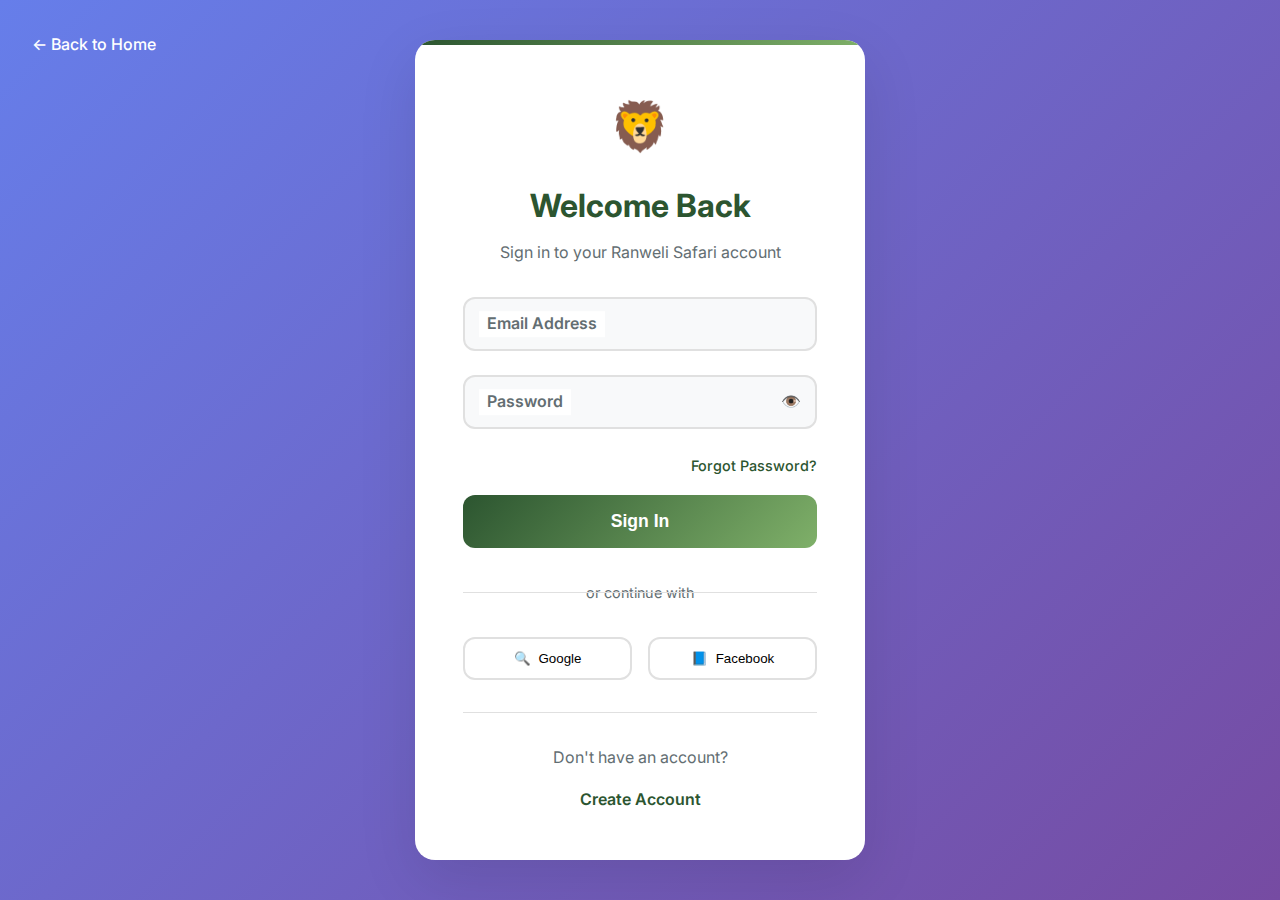
<file: src/main/resources/static/dashboards/booking-officer.html>
<!DOCTYPE html>
<html lang="en">
<head>
    <meta charset="UTF-8">
    <meta name="viewport" content="width=device-width, initial-scale=1.0">
    <title>Booking Officer Dashboard - Ranweli Safari</title>
    <link rel="preconnect" href="https://fonts.googleapis.com">
    <link rel="preconnect" href="https://fonts.gstatic.com" crossorigin>
    <link href="https://fonts.googleapis.com/css2?family=Inter:wght@300;400;500;600;700;800&display=swap" rel="stylesheet">
    <link rel="stylesheet" href="../css/main.css">
    <style>
        .dashboard {
            display: flex;
            min-height: 100vh;
            background: #f8f9fa;
        }

        .sidebar {
            width: 280px;
            background: white;
            box-shadow: 2px 0 10px rgba(0,0,0,0.1);
            position: fixed;
            height: 100vh;
            overflow-y: auto;
            z-index: 1000;
        }

        .sidebar-header {
            padding: 2rem;
            border-bottom: 1px solid #eee;
            text-align: center;
            background: linear-gradient(135deg, #17a2b8 0%, #20c997 100%);
            color: white;
        }

        .booking-badge {
            background: #17a2b8;
            color: white;
            padding: 0.25rem 0.75rem;
            border-radius: 15px;
            font-size: 0.8rem;
            font-weight: 600;
            margin-top: 0.5rem;
            display: inline-block;
        }

        .performance-card {
            background: rgba(255,255,255,0.1);
            border-radius: 10px;
            padding: 1rem;
            margin-top: 1rem;
            text-align: center;
        }

        .performance-number {
            font-size: 1.5rem;
            font-weight: 700;
            margin-bottom: 0.25rem;
        }

        .sidebar-menu {
            padding: 1rem 0;
        }

        .menu-item {
            display: flex;
            align-items: center;
            padding: 1rem 2rem;
            color: var(--text-color);
            text-decoration: none;
            transition: all 0.3s ease;
            border-left: 3px solid transparent;
        }

        .menu-item:hover,
        .menu-item.active {
            background: #f8f9fa;
            border-left-color: var(--primary-color);
            color: var(--primary-color);
        }

        .main-content {
            flex: 1;
            margin-left: 280px;
            padding: 2rem;
        }

        .content-section {
            display: none;
        }

        .content-section.active {
            display: block;
        }

        .booking-card {
            background: white;
            border-radius: 15px;
            padding: 2rem;
            margin-bottom: 1.5rem;
            box-shadow: var(--shadow);
            border-left: 5px solid #17a2b8;
        }

        .booking-actions {
            display: flex;
            gap: 1rem;
            margin-top: 1.5rem;
        }

        .priority-high { border-left-color: #dc3545; }
        .priority-medium { border-left-color: #ffc107; }
        .priority-low { border-left-color: #28a745; }

        .customer-info {
            background: #f8f9fa;
            border-radius: 10px;
            padding: 1.5rem;
            margin: 1rem 0;
        }

        .quick-actions {
            display: grid;
            grid-template-columns: repeat(auto-fit, minmax(200px, 1fr));
            gap: 1rem;
            margin-bottom: 2rem;
        }

        .quick-action-card {
            background: white;
            border-radius: 10px;
            padding: 1.5rem;
            text-align: center;
            box-shadow: var(--shadow);
            cursor: pointer;
            transition: transform 0.3s ease;
        }

        .quick-action-card:hover {
            transform: translateY(-3px);
        }

        .communication-log {
            background: white;
            border-radius: 15px;
            padding: 2rem;
            box-shadow: var(--shadow);
        }

        .communication-item {
            display: flex;
            gap: 1rem;
            padding: 1rem;
            border-bottom: 1px solid #eee;
        }

        .communication-avatar {
            width: 40px;
            height: 40px;
            border-radius: 50%;
            background: #17a2b8;
            color: white;
            display: flex;
            align-items: center;
            justify-content: center;
            font-weight: 600;
        }

        .payment-tracker {
            background: white;
            border-radius: 15px;
            padding: 2rem;
            box-shadow: var(--shadow);
            margin-bottom: 2rem;
        }

        .payment-status {
            display: flex;
            align-items: center;
            gap: 1rem;
            margin: 1rem 0;
        }

        .payment-indicator {
            width: 20px;
            height: 20px;
            border-radius: 50%;
        }

        .payment-paid { background: #28a745; }
        .payment-pending { background: #ffc107; }
        .payment-overdue { background: #dc3545; }

        .calendar-widget {
            background: white;
            border-radius: 15px;
            padding: 2rem;
            box-shadow: var(--shadow);
        }

        .calendar-day {
            aspect-ratio: 1;
            border: 1px solid #eee;
            border-radius: 5px;
            display: flex;
            align-items: center;
            justify-content: center;
            cursor: pointer;
            transition: all 0.3s ease;
            position: relative;
            font-size: 0.9rem;
        }

        .calendar-day.has-bookings {
            background: #e3f2fd;
            border-color: #17a2b8;
            font-weight: 600;
        }

        .calendar-day:hover {
            background: #17a2b8;
            color: white;
        }

        .booking-indicator {
            position: absolute;
            bottom: 2px;
            right: 2px;
            width: 6px;
            height: 6px;
            background: #17a2b8;
            border-radius: 50%;
        }
    </style>
</head>
<body>
    <div class="dashboard">
        <!-- Sidebar -->
        <aside class="sidebar">
            <div class="sidebar-header">
                <h3 id="officerName">Sarah Johnson</h3>
                <div class="booking-badge">BOOKING OFFICER</div>
                <div class="performance-card">
                    <div class="performance-number" id="dailyBookings">23</div>
                    <div class="performance-label">Today's Bookings</div>
                </div>
                <div style="display: grid; grid-template-columns: 1fr 1fr; gap: 1rem; margin-top: 1rem;">
                    <div style="text-align: center;">
                        <div class="performance-number" id="conversionRate">78%</div>
                        <div class="performance-label">Conversion</div>
                    </div>
                    <div style="text-align: center;">
                        <div class="performance-number" id="customerSat">4.9</div>
                        <div class="performance-label">Satisfaction</div>
                    </div>
                </div>
            </div>

            <nav class="sidebar-menu">
                <a href="#" class="menu-item active" data-section="overview">
                    <span class="menu-icon">📊</span>
                    Overview
                </a>
                <a href="#" class="menu-item" data-section="bookings">
                    <span class="menu-icon">📅</span>
                    Manage Bookings
                </a>
                <a href="#" class="menu-item" data-section="inquiries">
                    <span class="menu-icon">💬</span>
                    Customer Inquiries
                </a>
                <a href="#" class="menu-item" data-section="payments">
                    <span class="menu-icon">💳</span>
                    Payment Tracking
                </a>
                <a href="#" class="menu-item" data-section="calendar">
                    <span class="menu-icon">📆</span>
                    Booking Calendar
                </a>
                <a href="#" class="menu-item" data-section="customers">
                    <span class="menu-icon">👥</span>
                    Customer Management
                </a>
                <a href="#" class="menu-item" data-section="reports">
                    <span class="menu-icon">📈</span>
                    Reports
                </a>
            </nav>

            <div style="padding: 2rem;">
                <button class="logout-btn" style="background: #dc3545; color: white; border: none; padding: 0.75rem 1.5rem; border-radius: 8px; cursor: pointer; width: 100%;" onclick="logout()">
                    🚪 Logout
                </button>
            </div>
        </aside>

        <!-- Main Content -->
        <main class="main-content">
            <!-- Overview Section -->
            <section class="content-section active" id="overview">
                <div class="section-header">
                    <h1>Booking Officer Dashboard</h1>
                    <p>Manage bookings, inquiries, and customer service</p>
                </div>

                <div class="quick-actions">
                    <div class="quick-action-card" onclick="showSection('bookings')">
                        <div style="font-size: 2rem; margin-bottom: 0.5rem;">📅</div>
                        <h4>New Booking</h4>
                        <p>Create a new safari booking</p>
                    </div>

                    <div class="quick-action-card" onclick="showSection('inquiries')">
                        <div style="font-size: 2rem; margin-bottom: 0.5rem;">💬</div>
                        <h4>Customer Inquiry</h4>
                        <p>Respond to customer questions</p>
                    </div>

                    <div class="quick-action-card" onclick="showSection('payments')">
                        <div style="font-size: 2rem; margin-bottom: 0.5rem;">💳</div>
                        <h4>Payment Follow-up</h4>
                        <p>Track pending payments</p>
                    </div>

                    <div class="quick-action-card" onclick="showSection('calendar')">
                        <div style="font-size: 2rem; margin-bottom: 0.5rem;">📆</div>
                        <h4>Check Availability</h4>
                        <p>View booking calendar</p>
                    </div>
                </div>

                <div class="dashboard-stats">
                    <div class="stat-card">
                        <div class="stat-icon">📊</div>
                        <div class="stat-number" id="todayBookings">23</div>
                        <div class="stat-label">Today's Bookings</div>
                    </div>

                    <div class="stat-card">
                        <div class="stat-icon">⏳</div>
                        <div class="stat-number" id="pendingBookings">7</div>
                        <div class="stat-label">Pending Confirmation</div>
                    </div>

                    <div class="stat-card">
                        <div class="stat-icon">💰</div>
                        <div class="stat-number" id="todayRevenue">$3,450</div>
                        <div class="stat-label">Today's Revenue</div>
                    </div>

                    <div class="stat-card">
                        <div class="stat-icon">📞</div>
                        <div class="stat-number" id="inquiries">12</div>
                        <div class="stat-label">Open Inquiries</div>
                    </div>
                </div>

                <div class="section-header">
                    <h2>Priority Actions</h2>
                </div>

                <div id="priorityBookings">
                    <!-- Priority bookings will be loaded here -->
                </div>
            </section>

            <!-- Bookings Management Section -->
            <section class="content-section" id="bookings">
                <div class="section-header">
                    <h2>Booking Management</h2>
                    <div>
                        <button class="btn btn-outline" onclick="exportBookings()">Export</button>
                        <button class="btn btn-primary" onclick="openNewBookingModal()">New Booking</button>
                    </div>
                </div>

                <div class="filter-buttons" style="margin-bottom: 2rem;">
                    <button class="filter-btn active" data-filter="all">All</button>
                    <button class="filter-btn" data-filter="pending">Pending</button>
                    <button class="filter-btn" data-filter="confirmed">Confirmed</button>
                    <button class="filter-btn" data-filter="completed">Completed</button>
                    <button class="filter-btn" data-filter="cancelled">Cancelled</button>
                </div>

                <div id="allBookingsList">
                    <!-- All bookings will be loaded here -->
                </div>
            </section>

            <!-- Customer Inquiries Section -->
            <section class="content-section" id="inquiries">
                <div class="section-header">
                    <h2>Customer Inquiries</h2>
                    <div class="filter-buttons">
                        <button class="filter-btn active" data-filter="open">Open</button>
                        <button class="filter-btn" data-filter="pending">Pending Response</button>
                        <button class="filter-btn" data-filter="resolved">Resolved</button>
                    </div>
                </div>

                <div id="inquiriesList">
                    <!-- Inquiries will be loaded here -->
                </div>
            </section>

            <!-- Payment Tracking Section -->
            <section class="content-section" id="payments">
                <div class="section-header">
                    <h2>Payment Tracking</h2>
                </div>

                <div class="payment-tracker">
                    <h3 style="color: var(--primary-color); margin-bottom: 1.5rem;">Payment Status Overview</h3>
                    <div style="display: grid; grid-template-columns: repeat(auto-fit, minmax(200px, 1fr)); gap: 2rem; margin-bottom: 2rem;">
                        <div style="text-align: center;">
                            <div style="font-size: 2rem; color: #28a745; font-weight: 700;">$12,450</div>
                            <div>Paid Today</div>
                        </div>
                        <div style="text-align: center;">
                            <div style="font-size: 2rem; color: #ffc107; font-weight: 700;">$3,200</div>
                            <div>Pending</div>
                        </div>
                        <div style="text-align: center;">
                            <div style="font-size: 2rem; color: #dc3545; font-weight: 700;">$850</div>
                            <div>Overdue</div>
                        </div>
                        <div style="text-align: center;">
                            <div style="font-size: 2rem; color: var(--primary-color); font-weight: 700;">94%</div>
                            <div>Collection Rate</div>
                        </div>
                    </div>
                </div>

                <div id="paymentsList">
                    <!-- Payment items will be loaded here -->
                </div>
            </section>

            <!-- Booking Calendar Section -->
            <section class="content-section" id="calendar">
                <div class="section-header">
                    <h2>Booking Calendar</h2>
                    <div>
                        <button class="btn btn-outline" onclick="previousMonth()">← Previous</button>
                        <span style="margin: 0 1rem; font-weight: 600;">January 2025</span>
                        <button class="btn btn-outline" onclick="nextMonth()">Next →</button>
                    </div>
                </div>

                <div class="calendar-widget">
                    <div style="display: grid; grid-template-columns: repeat(7, 1fr); gap: 1rem; margin-bottom: 1rem; text-align: center; font-weight: 600;">
                        <div>Sun</div><div>Mon</div><div>Tue</div><div>Wed</div><div>Thu</div><div>Fri</div><div>Sat</div>
                    </div>
                    <div style="display: grid; grid-template-columns: repeat(7, 1fr); gap: 1rem;" id="calendarGrid">
                        <!-- Calendar days will be generated here -->
                    </div>

                    <div style="margin-top: 2rem;">
                        <h4 style="color: var(--primary-color); margin-bottom: 1rem;">Today's Schedule</h4>
                        <div id="todaySchedule">
                            <!-- Today's bookings will be shown here -->
                        </div>
                    </div>
                </div>
            </section>

            <!-- Customer Management Section -->
            <section class="content-section" id="customers">
                <div class="section-header">
                    <h2>Customer Management</h2>
                    <div class="search-filter">
                        <input type="text" class="search-input" placeholder="Search customers..." id="customerSearch">
                        <select class="filter-select" id="customerTypeFilter">
                            <option value="">All Customers</option>
                            <option value="new">New Customers</option>
                            <option value="returning">Returning Customers</option>
                            <option value="vip">VIP Customers</option>
                        </select>
                    </div>
                </div>

                <div id="customersList">
                    <!-- Customer list will be loaded here -->
                </div>
            </section>

            <!-- Reports Section -->
            <section class="content-section" id="reports">
                <div class="section-header">
                    <h2>Booking Reports</h2>
                    <div>
                        <button class="btn btn-outline" onclick="generateReport()">Generate Report</button>
                        <button class="btn btn-primary" onclick="exportReport()">Export Data</button>
                    </div>
                </div>

                <div class="dashboard-stats">
                    <div class="stat-card">
                        <div class="stat-icon">📈</div>
                        <div class="stat-number">156</div>
                        <div class="stat-label">This Month's Bookings</div>
                    </div>

                    <div class="stat-card">
                        <div class="stat-icon">💰</div>
                        <div class="stat-number">$45,600</div>
                        <div class="stat-label">Monthly Revenue</div>
                    </div>

                    <div class="stat-card">
                        <div class="stat-icon">📊</div>
                        <div class="stat-number">89%</div>
                        <div class="stat-label">Booking Conversion</div>
                    </div>

                    <div class="stat-card">
                        <div class="stat-icon">🎯</div>
                        <div class="stat-number">12%</div>
                        <div class="stat-label">Cancellation Rate</div>
                    </div>
                </div>

                <div class="chart-container" style="background: white; border-radius: 15px; padding: 2rem; box-shadow: var(--shadow); margin: 2rem 0;">
                    <h3>Booking Trends</h3>
                    <div style="height: 300px; background: #f8f9fa; border-radius: 10px; display: flex; align-items: center; justify-content: center; color: var(--text-light); margin-top: 1rem;">
                        📊 Booking trends chart placeholder
                    </div>
                </div>
            </section>
        </main>
    </div>

    <script src="../js/main.js"></script>
    <script>
        document.addEventListener('DOMContentLoaded', function() {
            // Check authentication
            if (!SafariApp.Auth.isAuthenticated() || SafariApp.Auth.getUserRole() !== 'BOOKING_OFFICER') {
                window.location.href = '../login.html';
                return;
            }

            // Initialize dashboard
            loadPriorityBookings();
            loadBookings();
            loadInquiries();
            loadPayments();
            generateCalendar();
            loadCustomers();

            // Menu navigation
            document.querySelectorAll('.menu-item').forEach(item => {
                item.addEventListener('click', function(e) {
                    e.preventDefault();
                    const section = this.dataset.section;
                    showSection(section);

                    document.querySelectorAll('.menu-item').forEach(mi => mi.classList.remove('active'));
                    this.classList.add('active');
                });
            });
        });

        function loadPriorityBookings() {
            // Mock priority bookings
            const priorityBookings = [
                {
                    id: 'RNW-2025-001234',
                    customerName: 'John Smith',
                    priority: 'high',
                    issue: 'Payment pending - requires follow-up',
                    package: 'Morning Safari',
                    date: '2025-01-15'
                },
                {
                    id: 'RNW-2025-001235',
                    customerName: 'Emma Johnson',
                    priority: 'medium',
                    issue: 'Special dietary requirements to confirm',
                    package: 'Full Day Safari',
                    date: '2025-01-16'
                }
            ];

            document.getElementById('priorityBookings').innerHTML = priorityBookings.map(booking => `
                <div class="booking-card priority-${booking.priority}">
                    <div style="display: flex; justify-content: space-between; align-items: flex-start; margin-bottom: 1rem;">
                        <div>
                            <h4 style="color: var(--primary-color); margin-bottom: 0.5rem;">${booking.customerName}</h4>
                            <p style="color: var(--text-light); font-size: 0.9rem;">Booking: ${booking.id}</p>
                        </div>
                        <div class="status-badge status-${booking.priority === 'high' ? 'cancelled' : 'pending'}">${booking.priority.toUpperCase()} PRIORITY</div>
                    </div>

                    <div class="customer-info">
                        <p><strong>Issue:</strong> ${booking.issue}</p>
                        <p><strong>Package:</strong> ${booking.package}</p>
                        <p><strong>Date:</strong> ${SafariApp.formatDate(booking.date)}</p>
                    </div>

                    <div class="booking-actions">
                        <button class="btn btn-primary btn-sm" onclick="handlePriorityBooking('${booking.id}')">Take Action</button>
                        <button class="btn btn-outline btn-sm" onclick="contactCustomer('${booking.id}')">Contact Customer</button>
                        <button class="btn btn-sm" style="background: var(--secondary-color); color: white;" onclick="viewBookingDetails('${booking.id}')">View Details</button>
                    </div>
                </div>
            `).join('');
        }

        function loadBookings() {
            // Mock booking data
            const bookings = [
                {
                    id: 'RNW-2025-001234',
                    customerName: 'John Smith',
                    package: 'Morning Safari',
                    date: '2025-01-15',
                    participants: 2,
                    amount: 150,
                    status: 'confirmed',
                    paymentStatus: 'paid'
                },
                {
                    id: 'RNW-2025-001235',
                    customerName: 'Emma Johnson',
                    package: 'Evening Safari',
                    date: '2025-01-16',
                    participants: 4,
                    amount: 340,
                    status: 'pending',
                    paymentStatus: 'pending'
                }
            ];

            document.getElementById('allBookingsList').innerHTML = bookings.map(booking => `
                <div class="booking-card">
                    <div style="display: flex; justify-content: space-between; align-items: flex-start; margin-bottom: 1rem;">
                        <div>
                            <h4 style="color: var(--primary-color); margin-bottom: 0.5rem;">${booking.customerName}</h4>
                            <p style="color: var(--text-light); font-size: 0.9rem;">Booking: ${booking.id}</p>
                        </div>
                        <div style="display: flex; gap: 0.5rem;">
                            <div class="status-badge status-${booking.status}">${booking.status.toUpperCase()}</div>
                            <div class="status-badge ${booking.paymentStatus === 'paid' ? 'status-confirmed' : 'status-pending'}">${booking.paymentStatus.toUpperCase()}</div>
                        </div>
                    </div>

                    <div class="customer-info">
                        <p><strong>Package:</strong> ${booking.package}</p>
                        <p><strong>Date:</strong> ${SafariApp.formatDate(booking.date)}</p>
                        <p><strong>Participants:</strong> ${booking.participants}</p>
                        <p><strong>Amount:</strong> ${SafariApp.formatCurrency(booking.amount)}</p>
                    </div>

                    <div class="booking-actions">
                        <button class="btn btn-primary btn-sm" onclick="editBooking('${booking.id}')">Edit</button>
                        <button class="btn btn-outline btn-sm" onclick="contactCustomer('${booking.id}')">Contact</button>
                        <button class="btn btn-sm" style="background: var(--secondary-color); color: white;" onclick="processPayment('${booking.id}')">Payment</button>
                    </div>
                </div>
            `).join('');
        }

        function loadInquiries() {
            // Mock inquiry data
            const inquiries = [
                {
                    id: 'INQ-001',
                    customerName: 'Michael Chen',
                    subject: 'Photography Safari Question',
                    message: 'What camera equipment is recommended for the photography safari?',
                    priority: 'medium',
                    status: 'open',
                    date: '2025-01-14'
                },
                {
                    id: 'INQ-002',
                    customerName: 'Lisa Wong',
                    subject: 'Group Booking Discount',
                    message: 'We are a group of 8 people. Do you offer group discounts?',
                    priority: 'high',
                    status: 'pending',
                    date: '2025-01-13'
                }
            ];

            document.getElementById('inquiriesList').innerHTML = inquiries.map(inquiry => `
                <div class="booking-card">
                    <div style="display: flex; justify-content: space-between; align-items: flex-start; margin-bottom: 1rem;">
                        <div>
                            <h4 style="color: var(--primary-color); margin-bottom: 0.5rem;">${inquiry.customerName}</h4>
                            <p style="color: var(--text-light); font-size: 0.9rem;">Inquiry: ${inquiry.id}</p>
                        </div>
                        <div class="status-badge status-${inquiry.status}">${inquiry.status.toUpperCase()}</div>
                    </div>

                    <div class="customer-info">
                        <p><strong>Subject:</strong> ${inquiry.subject}</p>
                        <p><strong>Message:</strong> ${inquiry.message}</p>
                        <p><strong>Date:</strong> ${SafariApp.formatDate(inquiry.date)}</p>
                    </div>

                    <div class="booking-actions">
                        <button class="btn btn-primary btn-sm" onclick="respondToInquiry('${inquiry.id}')">Respond</button>
                        <button class="btn btn-outline btn-sm" onclick="createBookingFromInquiry('${inquiry.id}')">Create Booking</button>
                        <button class="btn btn-sm" style="background: var(--secondary-color); color: white;" onclick="markResolved('${inquiry.id}')">Mark Resolved</button>
                    </div>
                </div>
            `).join('');
        }

        function loadPayments() {
            // Mock payment data
            const payments = [
                {
                    id: 'PAY-001',
                    bookingId: 'RNW-2025-001234',
                    customerName: 'John Smith',
                    amount: 150,
                    status: 'pending',
                    dueDate: '2025-01-16',
                    method: 'Credit Card'
                },
                {
                    id: 'PAY-002',
                    bookingId: 'RNW-2025-001235',
                    customerName: 'Emma Johnson',
                    amount: 340,
                    status: 'overdue',
                    dueDate: '2025-01-14',
                    method: 'Bank Transfer'
                }
            ];

            document.getElementById('paymentsList').innerHTML = payments.map(payment => `
                <div class="booking-card">
                    <div style="display: flex; justify-content: space-between; align-items: flex-start; margin-bottom: 1rem;">
                        <div>
                            <h4 style="color: var(--primary-color); margin-bottom: 0.5rem;">${payment.customerName}</h4>
                            <p style="color: var(--text-light); font-size: 0.9rem;">Payment: ${payment.id}</p>
                        </div>
                        <div class="payment-status">
                            <div class="payment-indicator payment-${payment.status}"></div>
                            <span class="status-badge status-${payment.status}">${payment.status.toUpperCase()}</span>
                        </div>
                    </div>

                    <div class="customer-info">
                        <p><strong>Booking:</strong> ${payment.bookingId}</p>
                        <p><strong>Amount:</strong> ${SafariApp.formatCurrency(payment.amount)}</p>
                        <p><strong>Due Date:</strong> ${SafariApp.formatDate(payment.dueDate)}</p>
                        <p><strong>Method:</strong> ${payment.method}</p>
                    </div>

                    <div class="booking-actions">
                        <button class="btn btn-primary btn-sm" onclick="processPayment('${payment.id}')">Process Payment</button>
                        <button class="btn btn-outline btn-sm" onclick="sendReminder('${payment.id}')">Send Reminder</button>
                        <button class="btn btn-sm" style="background: var(--secondary-color); color: white;" onclick="viewPaymentDetails('${payment.id}')">Details</button>
                    </div>
                </div>
            `).join('');
        }

        function generateCalendar() {
            const grid = document.getElementById('calendarGrid');
            const days = [];

            for (let i = 1; i <= 31; i++) {
                const hasBookings = Math.random() > 0.7;
                days.push(`
                    <div class="calendar-day ${hasBookings ? 'has-bookings' : ''}" onclick="showDayBookings(${i})">
                        ${i}
                        ${hasBookings ? '<div class="booking-indicator"></div>' : ''}
                    </div>
                `);
            }

            grid.innerHTML = days.join('');

            // Load today's schedule
            document.getElementById('todaySchedule').innerHTML = `
                <div style="padding: 1rem; background: #f8f9fa; border-radius: 8px;">
                    <p><strong>06:00</strong> - Morning Safari (John Smith)</p>
                    <p><strong>09:30</strong> - Photography Safari (Emma Johnson)</p>
                    <p><strong>15:30</strong> - Evening Safari (Michael Chen)</p>
                </div>
            `;
        }

        function loadCustomers() {
            // Mock customer data
            const customers = [
                {
                    id: 'CUST-001',
                    name: 'John Smith',
                    email: 'john@example.com',
                    phone: '+1 234 567 8901',
                    bookings: 3,
                    totalSpent: 450,
                    lastBooking: '2025-01-15',
                    type: 'returning'
                }
            ];

            document.getElementById('customersList').innerHTML = customers.map(customer => `
                <div class="booking-card">
                    <div style="display: flex; justify-content: space-between; align-items: flex-start; margin-bottom: 1rem;">
                        <div>
                            <h4 style="color: var(--primary-color); margin-bottom: 0.5rem;">${customer.name}</h4>
                            <p style="color: var(--text-light); font-size: 0.9rem;">${customer.email}</p>
                        </div>
                        <div class="status-badge status-${customer.type === 'returning' ? 'confirmed' : 'pending'}">${customer.type.toUpperCase()}</div>
                    </div>

                    <div class="customer-info">
                        <p><strong>Phone:</strong> ${customer.phone}</p>
                        <p><strong>Total Bookings:</strong> ${customer.bookings}</p>
                        <p><strong>Total Spent:</strong> ${SafariApp.formatCurrency(customer.totalSpent)}</p>
                        <p><strong>Last Booking:</strong> ${SafariApp.formatDate(customer.lastBooking)}</p>
                    </div>

                    <div class="booking-actions">
                        <button class="btn btn-primary btn-sm" onclick="contactCustomer('${customer.id}')">Contact</button>
                        <button class="btn btn-outline btn-sm" onclick="createBooking('${customer.id}')">New Booking</button>
                        <button class="btn btn-sm" style="background: var(--secondary-color); color: white;" onclick="viewCustomerHistory('${customer.id}')">History</button>
                    </div>
                </div>
            `).join('');
        }

        function showSection(sectionId) {
            document.querySelectorAll('.content-section').forEach(section => {
                section.classList.remove('active');
            });
            document.getElementById(sectionId).classList.add('active');
        }

        function logout() {
            SafariApp.Auth.logout();
        }

        // Mock functions
        function handlePriorityBooking(id) {
            SafariApp.Notifications.success(`Handling priority booking ${id}!`);
        }

        function contactCustomer(id) {
            SafariApp.Notifications.info(`Contacting customer for ${id} - Feature coming soon!`);
        }

        function viewBookingDetails(id) {
            SafariApp.Notifications.info(`Viewing booking details ${id} - Feature coming soon!`);
        }

        function openNewBookingModal() {
            SafariApp.Notifications.info('New booking form - Feature coming soon!');
        }

        function exportBookings() {
            SafariApp.Notifications.success('Exporting bookings data...');
        }

        function processPayment(id) {
            SafariApp.Notifications.info(`Processing payment ${id} - Feature coming soon!`);
        }

        function sendReminder(id) {
            SafariApp.Notifications.success(`Payment reminder sent for ${id}!`);
        }

        function respondToInquiry(id) {
            SafariApp.Notifications.info(`Responding to inquiry ${id} - Feature coming soon!`);
        }

        function showDayBookings(day) {
            SafariApp.Notifications.info(`Showing bookings for day ${day} - Feature coming soon!`);
        }

        function generateReport() {
            SafariApp.Notifications.info('Generating report - Feature coming soon!');
        }

        function exportReport() {
            SafariApp.Notifications.success('Exporting report data...');
        }
    </script>
</body>
</html>
</file>
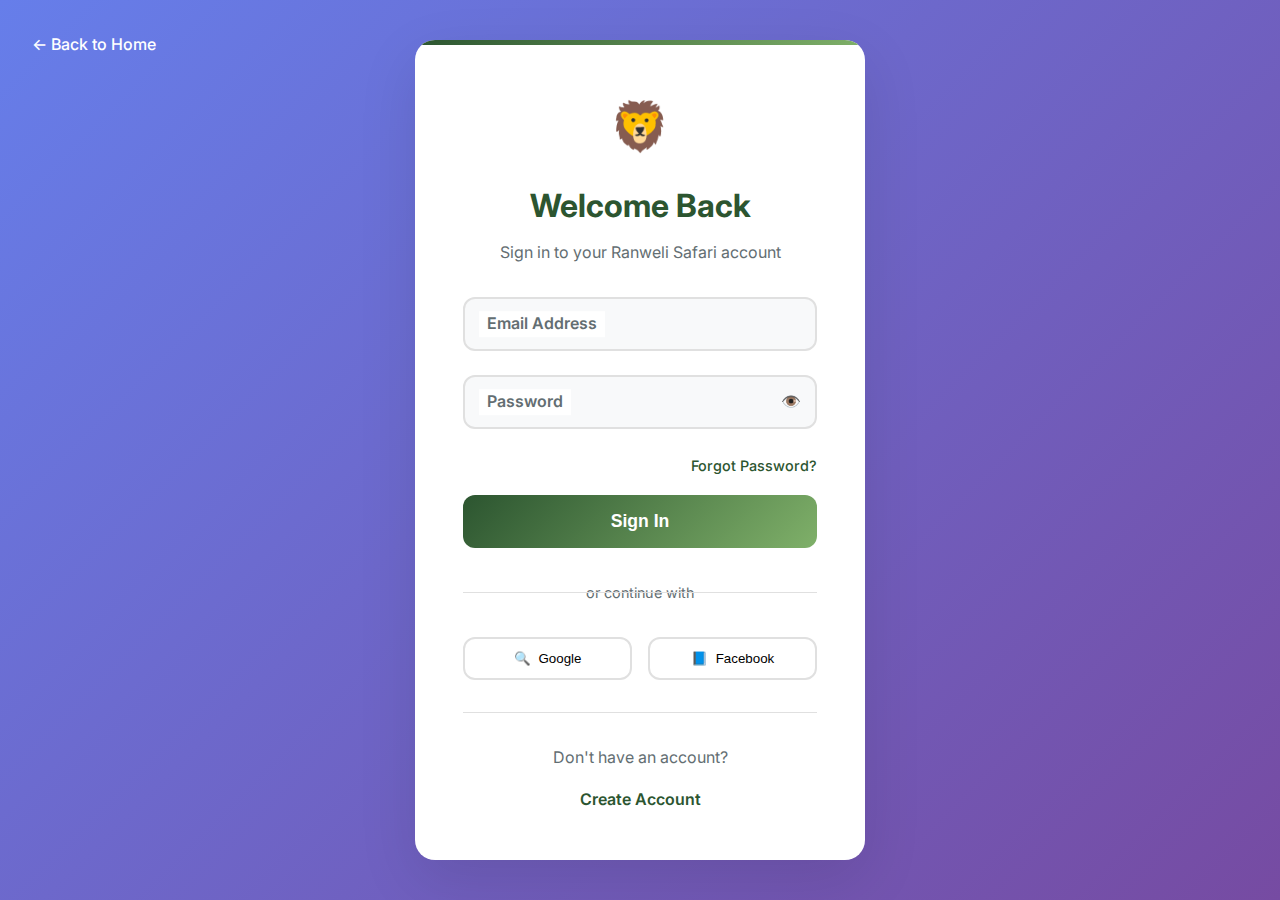
<file: src/main/resources/static/dashboards/driver.html>
<!DOCTYPE html>
<html lang="en">
<head>
    <meta charset="UTF-8">
    <meta name="viewport" content="width=device-width, initial-scale=1.0">
    <title>Driver Dashboard - Ranweli Safari</title>
    <link rel="preconnect" href="https://fonts.googleapis.com">
    <link rel="preconnect" href="https://fonts.gstatic.com" crossorigin>
    <link href="https://fonts.googleapis.com/css2?family=Inter:wght@300;400;500;600;700;800&display=swap" rel="stylesheet">
    <link rel="stylesheet" href="../css/main.css">
    <style>
        .dashboard {
            display: flex;
            min-height: 100vh;
            background: #f8f9fa;
        }

        .sidebar {
            width: 280px;
            background: white;
            box-shadow: 2px 0 10px rgba(0,0,0,0.1);
            position: fixed;
            height: 100vh;
            overflow-y: auto;
            z-index: 1000;
        }

        .sidebar-header {
            padding: 2rem;
            border-bottom: 1px solid #eee;
            text-align: center;
            background: linear-gradient(135deg, #d4a574 0%, #2c5530 100%);
            color: white;
        }

        .driver-badge {
            background: #17a2b8;
            color: white;
            padding: 0.25rem 0.75rem;
            border-radius: 15px;
            font-size: 0.8rem;
            font-weight: 600;
            margin-top: 0.5rem;
            display: inline-block;
        }

        .performance-card {
            background: rgba(255,255,255,0.1);
            border-radius: 10px;
            padding: 1rem;
            margin-top: 1rem;
            text-align: center;
        }

        .performance-number {
            font-size: 1.5rem;
            font-weight: 700;
            margin-bottom: 0.25rem;
        }

        .performance-label {
            font-size: 0.8rem;
            opacity: 0.9;
        }

        .sidebar-menu {
            padding: 1rem 0;
        }

        .menu-item {
            display: flex;
            align-items: center;
            padding: 1rem 2rem;
            color: var(--text-color);
            text-decoration: none;
            transition: all 0.3s ease;
            border-left: 3px solid transparent;
        }

        .menu-item:hover,
        .menu-item.active {
            background: #f8f9fa;
            border-left-color: var(--primary-color);
            color: var(--primary-color);
        }

        .menu-icon {
            margin-right: 1rem;
            font-size: 1.2rem;
        }

        .main-content {
            flex: 1;
            margin-left: 280px;
            padding: 2rem;
        }

        .driver-header {
            background: white;
            border-radius: 15px;
            padding: 2rem;
            margin-bottom: 2rem;
            box-shadow: var(--shadow);
        }

        .welcome-text h1 {
            color: var(--primary-color);
            margin-bottom: 0.5rem;
        }

        .dashboard-stats {
            display: grid;
            grid-template-columns: repeat(auto-fit, minmax(250px, 1fr));
            gap: 2rem;
            margin-bottom: 2rem;
        }

        .stat-card {
            background: white;
            border-radius: 15px;
            padding: 2rem;
            box-shadow: var(--shadow);
            text-align: center;
            transition: transform 0.3s ease;
            position: relative;
            overflow: hidden;
        }

        .stat-card::before {
            content: '';
            position: absolute;
            top: 0;
            left: 0;
            right: 0;
            height: 4px;
            background: linear-gradient(135deg, #d4a574 0%, #2c5530 100%);
        }

        .stat-card:hover {
            transform: translateY(-5px);
        }

        .stat-icon {
            font-size: 3rem;
            margin-bottom: 1rem;
        }

        .stat-number {
            font-size: 2.5rem;
            font-weight: 700;
            color: var(--primary-color);
            margin-bottom: 0.5rem;
        }

        .stat-label {
            color: var(--text-light);
            font-weight: 500;
        }

        .content-section {
            display: none;
        }

        .content-section.active {
            display: block;
        }

        .trip-card {
            background: white;
            border-radius: 15px;
            padding: 2rem;
            margin-bottom: 1.5rem;
            box-shadow: var(--shadow);
            transition: transform 0.3s ease;
            border-left: 5px solid var(--accent-color);
        }

        .trip-card:hover {
            transform: translateY(-3px);
        }

        .trip-header {
            display: flex;
            justify-content: space-between;
            align-items: flex-start;
            margin-bottom: 1rem;
        }

        .trip-details {
            display: grid;
            grid-template-columns: repeat(auto-fit, minmax(200px, 1fr));
            gap: 1rem;
            margin: 1rem 0;
        }

        .detail-item {
            display: flex;
            align-items: center;
            gap: 0.5rem;
        }

        .detail-icon {
            color: var(--primary-color);
        }

        .trip-actions {
            display: flex;
            gap: 1rem;
            margin-top: 1.5rem;
        }

        .vehicle-info {
            background: white;
            border-radius: 15px;
            padding: 2rem;
            box-shadow: var(--shadow);
            margin-bottom: 2rem;
        }

        .vehicle-card {
            background: #f8f9fa;
            border-radius: 10px;
            padding: 1.5rem;
            margin-bottom: 1rem;
            border-left: 4px solid var(--accent-color);
        }

        .vehicle-status {
            display: inline-block;
            padding: 0.25rem 0.75rem;
            border-radius: 15px;
            font-size: 0.8rem;
            font-weight: 600;
            margin-left: 1rem;
        }

        .status-operational {
            background: #d4edda;
            color: #155724;
        }

        .status-maintenance {
            background: #fff3cd;
            color: #856404;
        }

        .status-repair {
            background: #f8d7da;
            color: #721c24;
        }

        .maintenance-log {
            background: white;
            border-radius: 15px;
            padding: 2rem;
            box-shadow: var(--shadow);
        }

        .log-entry {
            display: flex;
            justify-content: space-between;
            align-items: center;
            padding: 1rem;
            border-bottom: 1px solid #eee;
        }

        .log-entry:last-child {
            border-bottom: none;
        }

        .log-date {
            font-weight: 600;
            color: var(--primary-color);
        }

        .feedback-summary {
            background: white;
            border-radius: 15px;
            padding: 2rem;
            box-shadow: var(--shadow);
            margin-bottom: 2rem;
        }

        .feedback-item {
            background: #f8f9fa;
            border-radius: 10px;
            padding: 1.5rem;
            margin-bottom: 1rem;
            border-left: 4px solid var(--secondary-color);
        }

        .feedback-rating {
            display: flex;
            align-items: center;
            gap: 1rem;
            margin: 1rem 0;
        }

        .rating-display {
            display: flex;
            align-items: center;
            gap: 0.5rem;
        }

        .rating-stars {
            display: flex;
            gap: 0.2rem;
        }

        .rating-star {
            color: #ffd700;
            font-size: 1.2rem;
        }

        .profile-form {
            background: white;
            border-radius: 15px;
            padding: 2rem;
            box-shadow: var(--shadow);
        }

        .form-section {
            margin-bottom: 2rem;
        }

        .form-section h3 {
            color: var(--primary-color);
            margin-bottom: 1rem;
            border-bottom: 2px solid #eee;
            padding-bottom: 0.5rem;
        }

        .license-info {
            background: #e3f2fd;
            border-radius: 10px;
            padding: 1.5rem;
            margin: 1rem 0;
        }

        .emergency-contact {
            background: #ffebee;
            border-radius: 10px;
            padding: 1.5rem;
            margin: 1rem 0;
        }

        @media (max-width: 768px) {
            .sidebar {
                transform: translateX(-100%);
                transition: transform 0.3s ease;
            }

            .sidebar.active {
                transform: translateX(0);
            }

            .main-content {
                margin-left: 0;
                padding: 1rem;
            }

            .dashboard-stats {
                grid-template-columns: 1fr;
            }

            .trip-details {
                grid-template-columns: 1fr;
            }

            .trip-actions {
                flex-direction: column;
            }
        }
    </style>
</head>
<body>
    <div class="dashboard">
        <!-- Mobile Menu Toggle -->
        <button class="mobile-menu-toggle" onclick="toggleSidebar()" style="display: none; position: fixed; top: 1rem; left: 1rem; z-index: 1001; background: var(--primary-color); color: white; border: none; padding: 0.75rem; border-radius: 8px; cursor: pointer;">☰</button>

        <!-- Sidebar -->
        <aside class="sidebar" id="sidebar">
            <div class="sidebar-header">
                <h3 id="driverName">Nimal Silva</h3>
                <div class="driver-badge">SAFARI DRIVER</div>
                <div class="performance-card">
                    <div class="performance-number" id="driverRating">4.6</div>
                    <div class="performance-label">Average Rating</div>
                </div>
                <div style="display: grid; grid-template-columns: 1fr 1fr; gap: 1rem; margin-top: 1rem;">
                    <div style="text-align: center;">
                        <div class="performance-number" id="totalTrips">203</div>
                        <div class="performance-label">Total Trips</div>
                    </div>
                    <div style="text-align: center;">
                        <div class="performance-number" id="safetyRecord">100%</div>
                        <div class="performance-label">Safety Record</div>
                    </div>
                </div>
            </div>

            <nav class="sidebar-menu">
                <a href="#" class="menu-item active" data-section="overview">
                    <span class="menu-icon">📊</span>
                    Overview
                </a>
                <a href="#" class="menu-item" data-section="trips">
                    <span class="menu-icon">🚗</span>
                    My Trips
                </a>
                <a href="#" class="menu-item" data-section="vehicle">
                    <span class="menu-icon">🔧</span>
                    Vehicle Status
                </a>
                <a href="#" class="menu-item" data-section="maintenance">
                    <span class="menu-icon">⚙️</span>
                    Maintenance Log
                </a>
                <a href="#" class="menu-item" data-section="feedback">
                    <span class="menu-icon">⭐</span>
                    My Feedback
                </a>
                <a href="#" class="menu-item" data-section="profile">
                    <span class="menu-icon">👤</span>
                    Profile
                </a>
            </nav>

            <div style="padding: 2rem;">
                <button class="logout-btn" style="background: #dc3545; color: white; border: none; padding: 0.75rem 1.5rem; border-radius: 8px; cursor: pointer; width: 100%;" onclick="logout()">
                    🚪 Logout
                </button>
            </div>
        </aside>

        <!-- Main Content -->
        <main class="main-content">
            <!-- Overview Section -->
            <section class="content-section active" id="overview">
                <div class="driver-header">
                    <div class="welcome-text">
                        <h1>Welcome back, <span id="welcomeName">Nimal</span>!</h1>
                        <p>Ready to drive today's safari adventures? Here's your overview.</p>
                    </div>
                </div>

                <div class="dashboard-stats">
                    <div class="stat-card">
                        <div class="stat-icon">🚗</div>
                        <div class="stat-number" id="todaysTrips">2</div>
                        <div class="stat-label">Today's Trips</div>
                    </div>

                    <div class="stat-card">
                        <div class="stat-icon">📊</div>
                        <div class="stat-number" id="weeklyTrips">7</div>
                        <div class="stat-label">This Week</div>
                    </div>

                    <div class="stat-card">
                        <div class="stat-icon">⭐</div>
                        <div class="stat-number" id="recentRating">4.8</div>
                        <div class="stat-label">Recent Rating</div>
                    </div>

                    <div class="stat-card">
                        <div class="stat-icon">🛡️</div>
                        <div class="stat-number" id="safetyDays">365</div>
                        <div class="stat-label">Days No Incidents</div>
                    </div>
                </div>

                <div class="section-header">
                    <h2 class="section-title">Today's Trips</h2>
                </div>

                <div id="todaysTripsList">
                    <!-- Today's trips will be loaded here -->
                </div>

                <!-- Vehicle Status Overview -->
                <div class="vehicle-info">
                    <h3 style="color: var(--primary-color); margin-bottom: 1.5rem;">My Vehicle Status</h3>
                    <div class="vehicle-card">
                        <div style="display: flex; justify-content: space-between; align-items: center; margin-bottom: 1rem;">
                            <h4>Toyota Land Cruiser - LB-1234</h4>
                            <span class="vehicle-status status-operational">Operational</span>
                        </div>
                        <div style="display: grid; grid-template-columns: repeat(auto-fit, minmax(150px, 1fr)); gap: 1rem;">
                            <div>
                                <strong>Fuel Level:</strong><br>
                                <div style="background: #e0e0e0; height: 10px; border-radius: 5px; margin-top: 0.5rem;">
                                    <div style="background: #28a745; height: 100%; width: 85%; border-radius: 5px;"></div>
                                </div>
                                <small>85%</small>
                            </div>
                            <div>
                                <strong>Last Service:</strong><br>
                                <span style="color: var(--text-light);">Dec 15, 2024</span>
                            </div>
                            <div>
                                <strong>Next Service:</strong><br>
                                <span style="color: var(--accent-color);">Feb 15, 2025</span>
                            </div>
                            <div>
                                <strong>Mileage:</strong><br>
                                <span style="color: var(--text-light);">45,678 km</span>
                            </div>
                        </div>
                    </div>
                </div>
            </section>

            <!-- Trips Section -->
            <section class="content-section" id="trips">
                <div class="section-header">
                    <h2 class="section-title">My Safari Trips</h2>
                    <div class="filter-buttons">
                        <button class="filter-btn active" data-filter="all">All</button>
                        <button class="filter-btn" data-filter="upcoming">Upcoming</button>
                        <button class="filter-btn" data-filter="completed">Completed</button>
                        <button class="filter-btn" data-filter="cancelled">Cancelled</button>
                    </div>
                </div>

                <div id="allTrips">
                    <!-- All trips will be loaded here -->
                </div>
            </section>

            <!-- Vehicle Section -->
            <section class="content-section" id="vehicle">
                <div class="section-header">
                    <h2 class="section-title">Vehicle Management</h2>
                    <div>
                        <button class="btn btn-outline" onclick="reportIssue()">Report Issue</button>
                        <button class="btn btn-primary" onclick="requestMaintenance()">Request Maintenance</button>
                    </div>
                </div>

                <div class="vehicle-info">
                    <h3 style="color: var(--primary-color); margin-bottom: 1.5rem;">Vehicle Details</h3>

                    <div class="vehicle-card">
                        <h4 style="margin-bottom: 1rem;">Toyota Land Cruiser Prado - LB-1234</h4>

                        <div style="display: grid; grid-template-columns: repeat(auto-fit, minmax(250px, 1fr)); gap: 2rem;">
                            <div>
                                <h5 style="color: var(--primary-color); margin-bottom: 1rem;">Vehicle Info</h5>
                                <p><strong>Year:</strong> 2020</p>
                                <p><strong>Engine:</strong> 3.0L Diesel</p>
                                <p><strong>Capacity:</strong> 8 passengers</p>
                                <p><strong>Registration:</strong> LB-1234</p>
                                <p><strong>Insurance:</strong> Valid until Dec 2025</p>
                            </div>

                            <div>
                                <h5 style="color: var(--primary-color); margin-bottom: 1rem;">Current Status</h5>
                                <p><strong>Fuel Level:</strong> 85% (68L)</p>
                                <p><strong>Engine Oil:</strong> Good</p>
                                <p><strong>Tire Condition:</strong> Excellent</p>
                                <p><strong>Last Inspection:</strong> Jan 1, 2025</p>
                                <p><strong>Next Service Due:</strong> Feb 15, 2025</p>
                            </div>

                            <div>
                                <h5 style="color: var(--primary-color); margin-bottom: 1rem;">Equipment</h5>
                                <p>✅ First Aid Kit</p>
                                <p>✅ Fire Extinguisher</p>
                                <p>✅ Spare Tire</p>
                                <p>✅ Tool Kit</p>
                                <p>✅ GPS Navigation</p>
                                <p>✅ Radio Communication</p>
                            </div>
                        </div>

                        <div style="margin-top: 2rem; padding-top: 2rem; border-top: 1px solid #eee;">
                            <h5 style="color: var(--primary-color); margin-bottom: 1rem;">Recent Issues</h5>
                            <div style="color: var(--text-light);">
                                <p>✅ All systems operational</p>
                                <p>ℹ️ No recent issues reported</p>
                            </div>
                        </div>
                    </div>
                </div>
            </section>

            <!-- Maintenance Section -->
            <section class="content-section" id="maintenance">
                <div class="section-header">
                    <h2 class="section-title">Maintenance Log</h2>
                    <button class="btn btn-primary" onclick="addMaintenanceEntry()">Add Entry</button>
                </div>

                <div class="maintenance-log">
                    <h3 style="color: var(--primary-color); margin-bottom: 1.5rem;">Maintenance History</h3>

                    <div class="log-entry">
                        <div>
                            <div class="log-date">Jan 10, 2025</div>
                            <div>Pre-trip inspection completed</div>
                        </div>
                        <span class="status-badge status-confirmed">Completed</span>
                    </div>

                    <div class="log-entry">
                        <div>
                            <div class="log-date">Jan 5, 2025</div>
                            <div>Fuel tank refilled - 80L diesel</div>
                        </div>
                        <span class="status-badge status-confirmed">Completed</span>
                    </div>

                    <div class="log-entry">
                        <div>
                            <div class="log-date">Dec 15, 2024</div>
                            <div>Regular service - Oil change, filter replacement</div>
                        </div>
                        <span class="status-badge status-confirmed">Completed</span>
                    </div>

                    <div class="log-entry">
                        <div>
                            <div class="log-date">Dec 10, 2024</div>
                            <div>Tire rotation and alignment</div>
                        </div>
                        <span class="status-badge status-confirmed">Completed</span>
                    </div>

                    <div class="log-entry">
                        <div>
                            <div class="log-date">Nov 20, 2024</div>
                            <div>Brake inspection and cleaning</div>
                        </div>
                        <span class="status-badge status-confirmed">Completed</span>
                    </div>
                </div>

                <div style="margin-top: 2rem;">
                    <h4 style="color: var(--primary-color); margin-bottom: 1rem;">Upcoming Maintenance</h4>
                    <div class="vehicle-card">
                        <div class="log-entry">
                            <div>
                                <div class="log-date">Feb 15, 2025</div>
                                <div>Scheduled service - 50,000 km service</div>
                            </div>
                            <span class="status-badge status-pending">Scheduled</span>
                        </div>

                        <div class="log-entry">
                            <div>
                                <div class="log-date">Mar 1, 2025</div>
                                <div>Annual safety inspection</div>
                            </div>
                            <span class="status-badge status-pending">Scheduled</span>
                        </div>
                    </div>
                </div>
            </section>

            <!-- Feedback Section -->
            <section class="content-section" id="feedback">
                <div class="section-header">
                    <h2 class="section-title">Customer Feedback</h2>
                </div>

                <div class="feedback-summary">
                    <h3 style="color: var(--primary-color); margin-bottom: 1.5rem;">Performance Summary</h3>
                    <div style="display: grid; grid-template-columns: repeat(auto-fit, minmax(200px, 1fr)); gap: 2rem; margin-bottom: 2rem;">
                        <div style="text-align: center;">
                            <div style="font-size: 2rem; color: var(--primary-color); font-weight: 700;">4.6</div>
                            <div>Overall Rating</div>
                        </div>
                        <div style="text-align: center;">
                            <div style="font-size: 2rem; color: var(--primary-color); font-weight: 700;">203</div>
                            <div>Total Reviews</div>
                        </div>
                        <div style="text-align: center;">
                            <div style="font-size: 2rem; color: var(--primary-color); font-weight: 700;">87%</div>
                            <div>5-Star Reviews</div>
                        </div>
                        <div style="text-align: center;">
                            <div style="font-size: 2rem; color: var(--primary-color); font-weight: 700;">18</div>
                            <div>This Month</div>
                        </div>
                    </div>
                </div>

                <div id="driverFeedbackList">
                    <!-- Feedback items will be loaded here -->
                </div>
            </section>

            <!-- Profile Section -->
            <section class="content-section" id="profile">
                <div class="section-header">
                    <h2 class="section-title">Driver Profile</h2>
                </div>

                <div class="profile-form">
                    <form id="driverProfileForm">
                        <div class="form-section">
                            <h3>Personal Information</h3>
                            <div class="form-row">
                                <div class="form-group">
                                    <label class="form-label">First Name</label>
                                    <input type="text" class="form-control" id="profileFirstName" required>
                                </div>
                                <div class="form-group">
                                    <label class="form-label">Last Name</label>
                                    <input type="text" class="form-control" id="profileLastName" required>
                                </div>
                            </div>

                            <div class="form-row">
                                <div class="form-group">
                                    <label class="form-label">Email</label>
                                    <input type="email" class="form-control" id="profileEmail" required>
                                </div>
                                <div class="form-group">
                                    <label class="form-label">Phone</label>
                                    <input type="tel" class="form-control" id="profilePhone" required>
                                </div>
                            </div>
                        </div>

                        <div class="form-section">
                            <h3>Professional Information</h3>
                            <div class="form-row">
                                <div class="form-group">
                                    <label class="form-label">Years of Experience</label>
                                    <input type="number" class="form-control" id="experience" min="1" max="50">
                                </div>
                                <div class="form-group">
                                    <label class="form-label">Employee ID</label>
                                    <input type="text" class="form-control" id="employeeId" readonly>
                                </div>
                            </div>

                            <div class="license-info">
                                <h4 style="color: var(--primary-color); margin-bottom: 1rem;">License Information</h4>
                                <div class="form-row">
                                    <div class="form-group">
                                        <label class="form-label">Driving License Number</label>
                                        <input type="text" class="form-control" id="licenseNumber">
                                    </div>
                                    <div class="form-group">
                                        <label class="form-label">License Expiry Date</label>
                                        <input type="date" class="form-control" id="licenseExpiry">
                                    </div>
                                </div>
                                <div class="form-row">
                                    <div class="form-group">
                                        <label class="form-label">Commercial License</label>
                                        <input type="text" class="form-control" id="commercialLicense">
                                    </div>
                                    <div class="form-group">
                                        <label class="form-label">Commercial Expiry</label>
                                        <input type="date" class="form-control" id="commercialExpiry">
                                    </div>
                                </div>
                            </div>
                        </div>

                        <div class="form-section">
                            <h3>Emergency Contact</h3>
                            <div class="emergency-contact">
                                <div class="form-row">
                                    <div class="form-group">
                                        <label class="form-label">Emergency Contact Name</label>
                                        <input type="text" class="form-control" id="emergencyName">
                                    </div>
                                    <div class="form-group">
                                        <label class="form-label">Emergency Contact Phone</label>
                                        <input type="tel" class="form-control" id="emergencyPhone">
                                    </div>
                                </div>
                                <div class="form-group">
                                    <label class="form-label">Relationship</label>
                                    <input type="text" class="form-control" id="emergencyRelationship">
                                </div>
                            </div>
                        </div>

                        <button type="submit" class="btn btn-primary">
                            Update Profile
                        </button>
                    </form>
                </div>
            </section>
        </main>
    </div>

    <script src="../js/main.js"></script>
    <script>
        document.addEventListener('DOMContentLoaded', function() {
            // Check authentication and driver role
            if (!SafariApp.Auth.isAuthenticated() || SafariApp.Auth.getUserRole() !== 'DRIVER') {
                window.location.href = '../login.html';
                return;
            }

            // Initialize driver dashboard
            initDriverDashboard();
            loadDriverData();
            loadTrips();
            loadDriverFeedback();

            // Menu navigation
            document.querySelectorAll('.menu-item').forEach(item => {
                item.addEventListener('click', function(e) {
                    e.preventDefault();
                    const section = this.dataset.section;
                    showSection(section);

                    // Update active menu item
                    document.querySelectorAll('.menu-item').forEach(mi => mi.classList.remove('active'));
                    this.classList.add('active');
                });
            });
        });

        function initDriverDashboard() {
            // Load driver statistics
            loadDriverStats();
        }

        function loadDriverStats() {
            // Mock data for demonstration
            const stats = {
                todaysTrips: 2,
                weeklyTrips: 7,
                recentRating: 4.8,
                safetyDays: 365
            };

            Object.keys(stats).forEach(key => {
                const element = document.getElementById(key);
                if (element) {
                    element.textContent = stats[key];
                }
            });
        }

        function loadDriverData() {
            // Mock driver data
            const driverData = {
                firstName: 'Nimal',
                lastName: 'Silva',
                email: 'nimal@ranwelisafari.com',
                phone: '+94 77 987 6543',
                experience: 5,
                employeeId: 'DRV-001',
                rating: 4.6,
                totalTrips: 203,
                safetyRecord: 100
            };

            // Update profile form
            document.getElementById('profileFirstName').value = driverData.firstName;
            document.getElementById('profileLastName').value = driverData.lastName;
            document.getElementById('profileEmail').value = driverData.email;
            document.getElementById('profilePhone').value = driverData.phone;
            document.getElementById('experience').value = driverData.experience;
            document.getElementById('employeeId').value = driverData.employeeId;

            document.getElementById('welcomeName').textContent = driverData.firstName;
        }

        function loadTrips() {
            // Mock trip data
            const trips = [
                {
                    id: 'RNW-2025-001234',
                    customerName: 'John Smith',
                    package: 'Morning Safari',
                    date: '2025-01-15',
                    time: '06:00',
                    participants: 2,
                    guideName: 'Kumara Perera',
                    status: 'CONFIRMED',
                    pickupLocation: 'Tissamaharama Hotel',
                    duration: '3 hours'
                },
                {
                    id: 'RNW-2025-001235',
                    customerName: 'Emma Johnson',
                    package: 'Evening Safari',
                    date: '2025-01-15',
                    time: '15:30',
                    participants: 4,
                    guideName: 'Priya Fernando',
                    status: 'CONFIRMED',
                    pickupLocation: 'Cinnamon Wild',
                    duration: '3 hours'
                }
            ];

            displayTrips(trips, 'todaysTripsList');
            displayTrips(trips, 'allTrips');
        }

        function displayTrips(trips, containerId) {
            const container = document.getElementById(containerId);

            if (trips.length === 0) {
                container.innerHTML = `
                    <div style="text-align: center; padding: 3rem; color: var(--text-light);">
                        <div style="font-size: 3rem; margin-bottom: 1rem;">🚗</div>
                        <h3>No trips scheduled</h3>
                        <p>Check back for upcoming assignments.</p>
                    </div>
                `;
                return;
            }

            container.innerHTML = trips.map(trip => `
                <div class="trip-card">
                    <div class="trip-header">
                        <div>
                            <h4 style="color: var(--primary-color); margin-bottom: 0.5rem;">${trip.package}</h4>
                            <p style="color: var(--text-light); font-size: 0.9rem;">Trip: ${trip.id}</p>
                        </div>
                        <div class="status-badge status-${trip.status.toLowerCase()}">${trip.status}</div>
                    </div>

                    <div class="trip-details">
                        <div class="detail-item">
                            <span class="detail-icon">👥</span>
                            <span>Customer: ${trip.customerName}</span>
                        </div>
                        <div class="detail-item">
                            <span class="detail-icon">📅</span>
                            <span>${SafariApp.formatDate(trip.date)}</span>
                        </div>
                        <div class="detail-item">
                            <span class="detail-icon">🕐</span>
                            <span>${trip.time} (${trip.duration})</span>
                        </div>
                        <div class="detail-item">
                            <span class="detail-icon">👨‍👩‍👧‍👦</span>
                            <span>${trip.participants} passengers</span>
                        </div>
                        <div class="detail-item">
                            <span class="detail-icon">🧭</span>
                            <span>Guide: ${trip.guideName}</span>
                        </div>
                        <div class="detail-item">
                            <span class="detail-icon">📍</span>
                            <span>Pickup: ${trip.pickupLocation}</span>
                        </div>
                    </div>

                    <div class="trip-actions">
                        <button class="btn btn-primary btn-sm" onclick="viewTripDetails('${trip.id}')">View Details</button>
                        <button class="btn btn-outline btn-sm" onclick="contactGuide('${trip.id}')">Contact Guide</button>
                        <button class="btn btn-sm" style="background: var(--secondary-color); color: white;" onclick="startTrip('${trip.id}')">Start Trip</button>
                    </div>
                </div>
            `).join('');
        }

        function loadDriverFeedback() {
            // Mock feedback data for driver
            const feedbackData = [
                {
                    id: 1,
                    customerName: 'John Smith',
                    rating: 4,
                    date: '2025-01-12',
                    feedback: 'Good driver, felt safe throughout the journey. Vehicle was comfortable and clean. Could improve on route knowledge.',
                    highlights: 'Safe driving, clean vehicle, comfortable ride'
                },
                {
                    id: 2,
                    customerName: 'Emma Johnson',
                    rating: 5,
                    date: '2025-01-10',
                    feedback: 'Excellent driver! Very skilled at navigating rough terrain. Vehicle was in perfect condition and he was very professional.',
                    highlights: 'Skilled driving, professional, well-maintained vehicle'
                },
                {
                    id: 3,
                    customerName: 'Michael Chen',
                    rating: 5,
                    date: '2025-01-08',
                    feedback: 'Outstanding! Nimal positioned the vehicle perfectly for photography and was very patient. Great knowledge of animal behavior.',
                    highlights: 'Photography positioning, patience, animal knowledge'
                }
            ];

            displayDriverFeedback(feedbackData);
        }

        function displayDriverFeedback(feedbackData) {
            const container = document.getElementById('driverFeedbackList');

            container.innerHTML = feedbackData.map(feedback => `
                <div class="feedback-item">
                    <div style="display: flex; justify-content: space-between; align-items: flex-start; margin-bottom: 1rem;">
                        <div>
                            <h4 style="color: var(--primary-color); margin-bottom: 0.5rem;">${feedback.customerName}</h4>
                            <p style="color: var(--text-light); font-size: 0.9rem;">${SafariApp.formatDate(feedback.date)}</p>
                        </div>
                        <div class="rating-display">
                            <div class="rating-stars">
                                ${generateStars(feedback.rating)}
                            </div>
                            <span style="font-weight: 600; color: var(--primary-color);">${feedback.rating}/5</span>
                        </div>
                    </div>

                    <p style="font-style: italic; margin: 1rem 0; color: var(--text-color);">"${feedback.feedback}"</p>

                    <div style="background: white; padding: 1rem; border-radius: 8px; margin-top: 1rem;">
                        <strong style="color: var(--primary-color);">Highlights:</strong> ${feedback.highlights}
                    </div>
                </div>
            `).join('');
        }

        function generateStars(rating) {
            let stars = '';
            for (let i = 1; i <= 5; i++) {
                stars += `<span class="rating-star">${i <= rating ? '★' : '☆'}</span>`;
            }
            return stars;
        }

        function showSection(sectionId) {
            document.querySelectorAll('.content-section').forEach(section => {
                section.classList.remove('active');
            });
            document.getElementById(sectionId).classList.add('active');
        }

        function toggleSidebar() {
            document.getElementById('sidebar').classList.toggle('active');
        }

        function logout() {
            SafariApp.Auth.logout();
        }

        // Mock functions for driver actions
        function viewTripDetails(id) {
            SafariApp.Notifications.info(`Viewing trip details for ${id} - Feature coming soon!`);
        }

        function contactGuide(id) {
            SafariApp.Notifications.info(`Contacting guide for trip ${id} - Feature coming soon!`);
        }

        function startTrip(id) {
            SafariApp.Notifications.success(`Starting trip ${id}!`);
        }

        function reportIssue() {
            SafariApp.Notifications.info('Vehicle issue reporting - Feature coming soon!');
        }

        function requestMaintenance() {
            SafariApp.Notifications.info('Maintenance request - Feature coming soon!');
        }

        function addMaintenanceEntry() {
            SafariApp.Notifications.info('Add maintenance entry - Feature coming soon!');
        }
    </script>
</body>
</html>
</file>
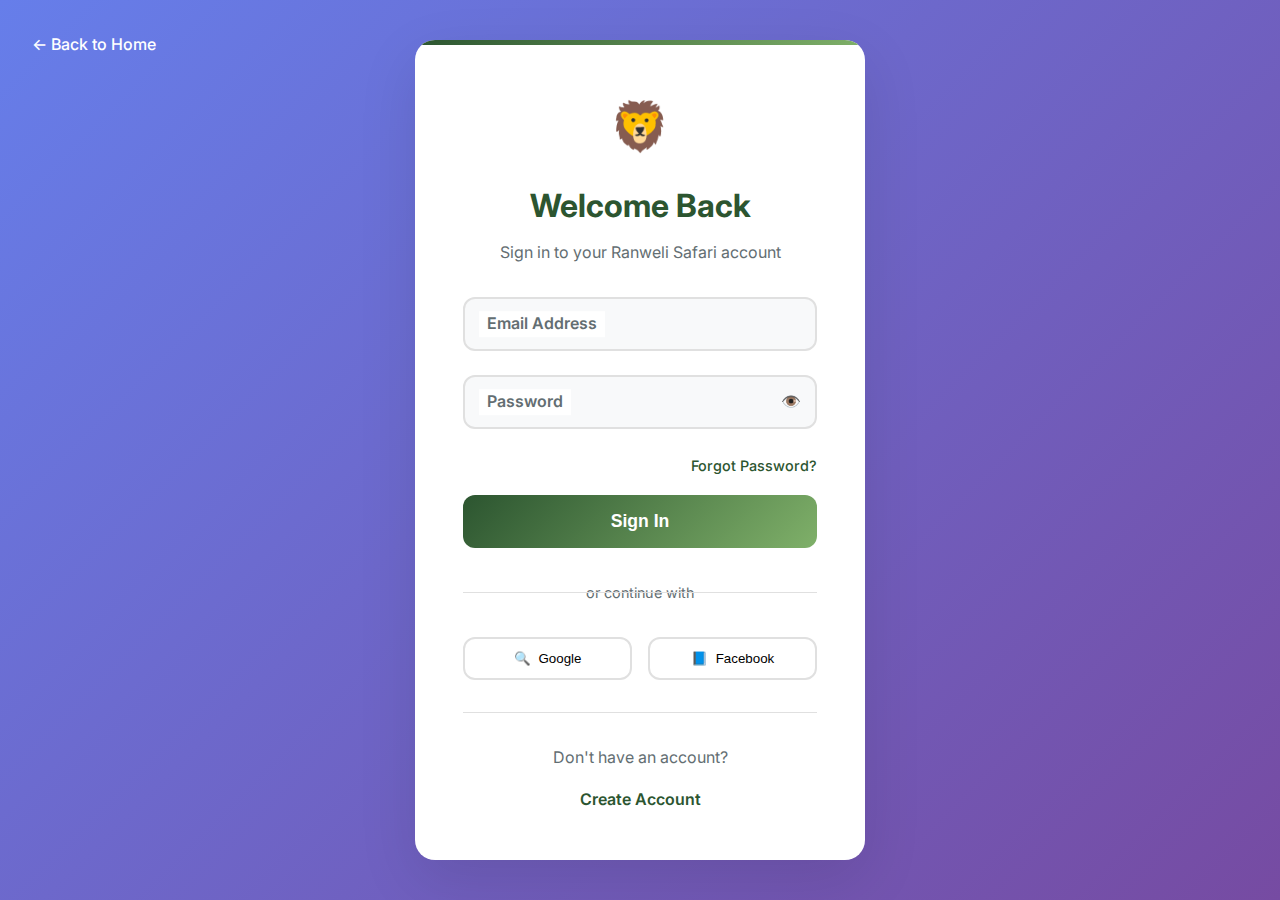
<file: src/main/resources/static/dashboards/guide.html>
<!DOCTYPE html>
<html lang="en">
<head>
    <meta charset="UTF-8">
    <meta name="viewport" content="width=device-width, initial-scale=1.0">
    <title>Guide Dashboard - Ranweli Safari</title>
    <link rel="preconnect" href="https://fonts.googleapis.com">
    <link rel="preconnect" href="https://fonts.gstatic.com" crossorigin>
    <link href="https://fonts.googleapis.com/css2?family=Inter:wght@300;400;500;600;700;800&display=swap" rel="stylesheet">
    <link rel="stylesheet" href="../css/main.css">
    <style>
        .dashboard {
            display: flex;
            min-height: 100vh;
            background: #f8f9fa;
        }

        .sidebar {
            width: 280px;
            background: white;
            box-shadow: 2px 0 10px rgba(0,0,0,0.1);
            position: fixed;
            height: 100vh;
            overflow-y: auto;
            z-index: 1000;
        }

        .sidebar-header {
            padding: 2rem;
            border-bottom: 1px solid #eee;
            text-align: center;
            background: linear-gradient(135deg, #2c5530 0%, #7fb069 100%);
            color: white;
        }

        .guide-badge {
            background: #28a745;
            color: white;
            padding: 0.25rem 0.75rem;
            border-radius: 15px;
            font-size: 0.8rem;
            font-weight: 600;
            margin-top: 0.5rem;
            display: inline-block;
        }

        .performance-card {
            background: rgba(255,255,255,0.1);
            border-radius: 10px;
            padding: 1rem;
            margin-top: 1rem;
            text-align: center;
        }

        .performance-number {
            font-size: 1.5rem;
            font-weight: 700;
            margin-bottom: 0.25rem;
        }

        .performance-label {
            font-size: 0.8rem;
            opacity: 0.9;
        }

        .sidebar-menu {
            padding: 1rem 0;
        }

        .menu-item {
            display: flex;
            align-items: center;
            padding: 1rem 2rem;
            color: var(--text-color);
            text-decoration: none;
            transition: all 0.3s ease;
            border-left: 3px solid transparent;
        }

        .menu-item:hover,
        .menu-item.active {
            background: #f8f9fa;
            border-left-color: var(--primary-color);
            color: var(--primary-color);
        }

        .menu-icon {
            margin-right: 1rem;
            font-size: 1.2rem;
        }

        .main-content {
            flex: 1;
            margin-left: 280px;
            padding: 2rem;
        }

        .guide-header {
            background: white;
            border-radius: 15px;
            padding: 2rem;
            margin-bottom: 2rem;
            box-shadow: var(--shadow);
        }

        .welcome-text h1 {
            color: var(--primary-color);
            margin-bottom: 0.5rem;
        }

        .dashboard-stats {
            display: grid;
            grid-template-columns: repeat(auto-fit, minmax(250px, 1fr));
            gap: 2rem;
            margin-bottom: 2rem;
        }

        .stat-card {
            background: white;
            border-radius: 15px;
            padding: 2rem;
            box-shadow: var(--shadow);
            text-align: center;
            transition: transform 0.3s ease;
            position: relative;
            overflow: hidden;
        }

        .stat-card::before {
            content: '';
            position: absolute;
            top: 0;
            left: 0;
            right: 0;
            height: 4px;
            background: var(--gradient-primary);
        }

        .stat-card:hover {
            transform: translateY(-5px);
        }

        .stat-icon {
            font-size: 3rem;
            margin-bottom: 1rem;
        }

        .stat-number {
            font-size: 2.5rem;
            font-weight: 700;
            color: var(--primary-color);
            margin-bottom: 0.5rem;
        }

        .stat-label {
            color: var(--text-light);
            font-weight: 500;
        }

        .content-section {
            display: none;
        }

        .content-section.active {
            display: block;
        }

        .assignment-card {
            background: white;
            border-radius: 15px;
            padding: 2rem;
            margin-bottom: 1.5rem;
            box-shadow: var(--shadow);
            transition: transform 0.3s ease;
            border-left: 5px solid var(--primary-color);
        }

        .assignment-card:hover {
            transform: translateY(-3px);
        }

        .assignment-header {
            display: flex;
            justify-content: space-between;
            align-items: flex-start;
            margin-bottom: 1rem;
        }

        .assignment-details {
            display: grid;
            grid-template-columns: repeat(auto-fit, minmax(200px, 1fr));
            gap: 1rem;
            margin: 1rem 0;
        }

        .detail-item {
            display: flex;
            align-items: center;
            gap: 0.5rem;
        }

        .detail-icon {
            color: var(--primary-color);
        }

        .assignment-actions {
            display: flex;
            gap: 1rem;
            margin-top: 1.5rem;
        }

        .feedback-summary {
            background: white;
            border-radius: 15px;
            padding: 2rem;
            box-shadow: var(--shadow);
            margin-bottom: 2rem;
        }

        .feedback-item {
            background: #f8f9fa;
            border-radius: 10px;
            padding: 1.5rem;
            margin-bottom: 1rem;
            border-left: 4px solid var(--secondary-color);
        }

        .feedback-rating {
            display: flex;
            align-items: center;
            gap: 1rem;
            margin: 1rem 0;
        }

        .rating-display {
            display: flex;
            align-items: center;
            gap: 0.5rem;
        }

        .rating-stars {
            display: flex;
            gap: 0.2rem;
        }

        .rating-star {
            color: #ffd700;
            font-size: 1.2rem;
        }

        .profile-form {
            background: white;
            border-radius: 15px;
            padding: 2rem;
            box-shadow: var(--shadow);
        }

        .form-section {
            margin-bottom: 2rem;
        }

        .form-section h3 {
            color: var(--primary-color);
            margin-bottom: 1rem;
            border-bottom: 2px solid #eee;
            padding-bottom: 0.5rem;
        }

        .expertise-tags {
            display: flex;
            flex-wrap: wrap;
            gap: 0.5rem;
            margin: 1rem 0;
        }

        .expertise-tag {
            background: var(--secondary-color);
            color: white;
            padding: 0.5rem 1rem;
            border-radius: 20px;
            font-size: 0.9rem;
            cursor: pointer;
            transition: all 0.3s ease;
        }

        .expertise-tag:hover {
            background: var(--primary-color);
        }

        .availability-calendar {
            background: white;
            border-radius: 15px;
            padding: 2rem;
            box-shadow: var(--shadow);
        }

        .calendar-grid {
            display: grid;
            grid-template-columns: repeat(7, 1fr);
            gap: 1rem;
            margin-top: 1rem;
        }

        .calendar-day {
            aspect-ratio: 1;
            border: 2px solid #e0e0e0;
            border-radius: 10px;
            display: flex;
            align-items: center;
            justify-content: center;
            cursor: pointer;
            transition: all 0.3s ease;
            position: relative;
        }

        .calendar-day.available {
            background: #e8f5e9;
            border-color: #28a745;
        }

        .calendar-day.booked {
            background: #fff3cd;
            border-color: #ffc107;
        }

        .calendar-day.unavailable {
            background: #f8d7da;
            border-color: #dc3545;
        }

        .status-indicator {
            position: absolute;
            bottom: 2px;
            right: 2px;
            width: 8px;
            height: 8px;
            border-radius: 50%;
        }

        .status-indicator.available { background: #28a745; }
        .status-indicator.booked { background: #ffc107; }
        .status-indicator.unavailable { background: #dc3545; }

        @media (max-width: 768px) {
            .sidebar {
                transform: translateX(-100%);
                transition: transform 0.3s ease;
            }

            .sidebar.active {
                transform: translateX(0);
            }

            .main-content {
                margin-left: 0;
                padding: 1rem;
            }

            .dashboard-stats {
                grid-template-columns: 1fr;
            }

            .assignment-details {
                grid-template-columns: 1fr;
            }

            .assignment-actions {
                flex-direction: column;
            }
        }
    </style>
</head>
<body>
    <div class="dashboard">
        <!-- Mobile Menu Toggle -->
        <button class="mobile-menu-toggle" onclick="toggleSidebar()" style="display: none; position: fixed; top: 1rem; left: 1rem; z-index: 1001; background: var(--primary-color); color: white; border: none; padding: 0.75rem; border-radius: 8px; cursor: pointer;">☰</button>

        <!-- Sidebar -->
        <aside class="sidebar" id="sidebar">
            <div class="sidebar-header">
                <h3 id="guideName">Kumara Perera</h3>
                <div class="guide-badge">TOUR GUIDE</div>
                <div class="performance-card">
                    <div class="performance-number" id="guideRating">4.8</div>
                    <div class="performance-label">Average Rating</div>
                </div>
                <div style="display: grid; grid-template-columns: 1fr 1fr; gap: 1rem; margin-top: 1rem;">
                    <div style="text-align: center;">
                        <div class="performance-number" id="totalSafaris">156</div>
                        <div class="performance-label">Total Safaris</div>
                    </div>
                    <div style="text-align: center;">
                        <div class="performance-number" id="monthlyRating">4.9</div>
                        <div class="performance-label">This Month</div>
                    </div>
                </div>
            </div>

            <nav class="sidebar-menu">
                <a href="#" class="menu-item active" data-section="overview">
                    <span class="menu-icon">📊</span>
                    Overview
                </a>
                <a href="#" class="menu-item" data-section="assignments">
                    <span class="menu-icon">📅</span>
                    My Assignments
                </a>
                <a href="#" class="menu-item" data-section="schedule">
                    <span class="menu-icon">🗓️</span>
                    Schedule
                </a>
                <a href="#" class="menu-item" data-section="feedback">
                    <span class="menu-icon">⭐</span>
                    My Feedback
                </a>
                <a href="#" class="menu-item" data-section="profile">
                    <span class="menu-icon">👤</span>
                    Profile
                </a>
                <a href="#" class="menu-item" data-section="availability">
                    <span class="menu-icon">📋</span>
                    Availability
                </a>
            </nav>

            <div style="padding: 2rem;">
                <button class="logout-btn" style="background: #dc3545; color: white; border: none; padding: 0.75rem 1.5rem; border-radius: 8px; cursor: pointer; width: 100%;" onclick="logout()">
                    🚪 Logout
                </button>
            </div>
        </aside>

        <!-- Main Content -->
        <main class="main-content">
            <!-- Overview Section -->
            <section class="content-section active" id="overview">
                <div class="guide-header">
                    <div class="welcome-text">
                        <h1>Welcome back, <span id="welcomeName">Kumara</span>!</h1>
                        <p>Ready to guide today's safari adventures? Here's your overview.</p>
                    </div>
                </div>

                <div class="dashboard-stats">
                    <div class="stat-card">
                        <div class="stat-icon">📅</div>
                        <div class="stat-number" id="todaysAssignments">2</div>
                        <div class="stat-label">Today's Safaris</div>
                    </div>

                    <div class="stat-card">
                        <div class="stat-icon">📊</div>
                        <div class="stat-number" id="weeklyAssignments">8</div>
                        <div class="stat-label">This Week</div>
                    </div>

                    <div class="stat-card">
                        <div class="stat-icon">⭐</div>
                        <div class="stat-number" id="recentRating">4.9</div>
                        <div class="stat-label">Recent Rating</div>
                    </div>

                    <div class="stat-card">
                        <div class="stat-icon">🏆</div>
                        <div class="stat-number" id="completionRate">98%</div>
                        <div class="stat-label">Completion Rate</div>
                    </div>
                </div>

                <div class="section-header">
                    <h2 class="section-title">Today's Assignments</h2>
                </div>

                <div id="todaysAssignmentsList">
                    <!-- Today's assignments will be loaded here -->
                </div>
            </section>

            <!-- Assignments Section -->
            <section class="content-section" id="assignments">
                <div class="section-header">
                    <h2 class="section-title">My Safari Assignments</h2>
                    <div class="filter-buttons">
                        <button class="filter-btn active" data-filter="all">All</button>
                        <button class="filter-btn" data-filter="upcoming">Upcoming</button>
                        <button class="filter-btn" data-filter="completed">Completed</button>
                        <button class="filter-btn" data-filter="cancelled">Cancelled</button>
                    </div>
                </div>

                <div id="allAssignments">
                    <!-- All assignments will be loaded here -->
                </div>
            </section>

            <!-- Schedule Section -->
            <section class="content-section" id="schedule">
                <div class="section-header">
                    <h2 class="section-title">My Schedule</h2>
                    <div>
                        <button class="btn btn-outline" onclick="exportSchedule()">Export Schedule</button>
                        <button class="btn btn-primary" onclick="requestTimeOff()">Request Time Off</button>
                    </div>
                </div>

                <div class="availability-calendar">
                    <h3 style="color: var(--primary-color); margin-bottom: 1rem;">January 2025</h3>
                    <div style="display: grid; grid-template-columns: repeat(7, 1fr); gap: 1rem; margin-bottom: 1rem; text-align: center; font-weight: 600;">
                        <div>Sun</div><div>Mon</div><div>Tue</div><div>Wed</div><div>Thu</div><div>Fri</div><div>Sat</div>
                    </div>
                    <div class="calendar-grid" id="scheduleCalendar">
                        <!-- Calendar days will be generated here -->
                    </div>

                    <div style="display: flex; gap: 2rem; margin-top: 2rem; justify-content: center;">
                        <div style="display: flex; align-items: center; gap: 0.5rem;">
                            <div class="status-indicator available"></div>
                            <span>Available</span>
                        </div>
                        <div style="display: flex; align-items: center; gap: 0.5rem;">
                            <div class="status-indicator booked"></div>
                            <span>Assigned Safari</span>
                        </div>
                        <div style="display: flex; align-items: center; gap: 0.5rem;">
                            <div class="status-indicator unavailable"></div>
                            <span>Unavailable</span>
                        </div>
                    </div>
                </div>
            </section>

            <!-- Feedback Section -->
            <section class="content-section" id="feedback">
                <div class="section-header">
                    <h2 class="section-title">Customer Feedback</h2>
                </div>

                <div class="feedback-summary">
                    <h3 style="color: var(--primary-color); margin-bottom: 1.5rem;">Performance Summary</h3>
                    <div style="display: grid; grid-template-columns: repeat(auto-fit, minmax(200px, 1fr)); gap: 2rem; margin-bottom: 2rem;">
                        <div style="text-align: center;">
                            <div style="font-size: 2rem; color: var(--primary-color); font-weight: 700;">4.8</div>
                            <div>Overall Rating</div>
                        </div>
                        <div style="text-align: center;">
                            <div style="font-size: 2rem; color: var(--primary-color); font-weight: 700;">156</div>
                            <div>Total Reviews</div>
                        </div>
                        <div style="text-align: center;">
                            <div style="font-size: 2rem; color: var(--primary-color); font-weight: 700;">94%</div>
                            <div>5-Star Reviews</div>
                        </div>
                        <div style="text-align: center;">
                            <div style="font-size: 2rem; color: var(--primary-color); font-weight: 700;">23</div>
                            <div>This Month</div>
                        </div>
                    </div>
                </div>

                <div id="guideFeedbackList">
                    <!-- Feedback items will be loaded here -->
                </div>
            </section>

            <!-- Profile Section -->
            <section class="content-section" id="profile">
                <div class="section-header">
                    <h2 class="section-title">Guide Profile</h2>
                </div>

                <div class="profile-form">
                    <form id="guideProfileForm">
                        <div class="form-section">
                            <h3>Personal Information</h3>
                            <div class="form-row">
                                <div class="form-group">
                                    <label class="form-label">First Name</label>
                                    <input type="text" class="form-control" id="profileFirstName" required>
                                </div>
                                <div class="form-group">
                                    <label class="form-label">Last Name</label>
                                    <input type="text" class="form-control" id="profileLastName" required>
                                </div>
                            </div>

                            <div class="form-row">
                                <div class="form-group">
                                    <label class="form-label">Email</label>
                                    <input type="email" class="form-control" id="profileEmail" required>
                                </div>
                                <div class="form-group">
                                    <label class="form-label">Phone</label>
                                    <input type="tel" class="form-control" id="profilePhone" required>
                                </div>
                            </div>
                        </div>

                        <div class="form-section">
                            <h3>Professional Information</h3>
                            <div class="form-row">
                                <div class="form-group">
                                    <label class="form-label">Years of Experience</label>
                                    <input type="number" class="form-control" id="experience" min="1" max="50">
                                </div>
                                <div class="form-group">
                                    <label class="form-label">License Number</label>
                                    <input type="text" class="form-control" id="licenseNumber">
                                </div>
                            </div>

                            <div class="form-group">
                                <label class="form-label">Languages Spoken</label>
                                <div style="display: grid; grid-template-columns: repeat(auto-fit, minmax(150px, 1fr)); gap: 1rem; margin-top: 0.5rem;">
                                    <div style="display: flex; align-items: center; gap: 0.5rem;">
                                        <input type="checkbox" id="sinhala" checked>
                                        <label for="sinhala">Sinhala</label>
                                    </div>
                                    <div style="display: flex; align-items: center; gap: 0.5rem;">
                                        <input type="checkbox" id="english" checked>
                                        <label for="english">English</label>
                                    </div>
                                    <div style="display: flex; align-items: center; gap: 0.5rem;">
                                        <input type="checkbox" id="tamil">
                                        <label for="tamil">Tamil</label>
                                    </div>
                                    <div style="display: flex; align-items: center; gap: 0.5rem;">
                                        <input type="checkbox" id="german">
                                        <label for="german">German</label>
                                    </div>
                                    <div style="display: flex; align-items: center; gap: 0.5rem;">
                                        <input type="checkbox" id="french">
                                        <label for="french">French</label>
                                    </div>
                                </div>
                            </div>

                            <div class="form-group">
                                <label class="form-label">Specializations</label>
                                <div class="expertise-tags">
                                    <span class="expertise-tag">Wildlife Identification</span>
                                    <span class="expertise-tag">Bird Watching</span>
                                    <span class="expertise-tag">Photography Guide</span>
                                    <span class="expertise-tag">Leopard Tracking</span>
                                    <span class="expertise-tag">Elephant Behavior</span>
                                    <span class="expertise-tag">Night Safari</span>
                                </div>
                            </div>

                            <div class="form-group">
                                <label class="form-label">Bio</label>
                                <textarea class="form-control" id="guideBio" rows="4" placeholder="Tell us about your experience and passion for wildlife..."></textarea>
                            </div>
                        </div>

                        <button type="submit" class="btn btn-primary">
                            Update Profile
                        </button>
                    </form>
                </div>
            </section>

            <!-- Availability Section -->
            <section class="content-section" id="availability">
                <div class="section-header">
                    <h2 class="section-title">Manage Availability</h2>
                    <button class="btn btn-primary" onclick="bulkUpdateAvailability()">Bulk Update</button>
                </div>

                <div class="availability-calendar">
                    <div style="display: flex; justify-content: between; align-items: center; margin-bottom: 2rem;">
                        <h3 style="color: var(--primary-color);">Set Your Availability</h3>
                        <div>
                            <button class="btn btn-outline" onclick="previousMonth()">← Previous</button>
                            <span style="margin: 0 1rem; font-weight: 600;">January 2025</span>
                            <button class="btn btn-outline" onclick="nextMonth()">Next →</button>
                        </div>
                    </div>

                    <div style="display: grid; grid-template-columns: repeat(7, 1fr); gap: 1rem; margin-bottom: 1rem; text-align: center; font-weight: 600;">
                        <div>Sun</div><div>Mon</div><div>Tue</div><div>Wed</div><div>Thu</div><div>Fri</div><div>Sat</div>
                    </div>
                    <div class="calendar-grid" id="availabilityCalendar">
                        <!-- Calendar days will be generated here -->
                    </div>

                    <div style="margin-top: 2rem;">
                        <h4 style="color: var(--primary-color); margin-bottom: 1rem;">Quick Actions</h4>
                        <div style="display: flex; gap: 1rem; flex-wrap: wrap;">
                            <button class="btn btn-outline" onclick="markWeekAvailable()">Mark This Week Available</button>
                            <button class="btn btn-outline" onclick="markWeekendUnavailable()">Mark Weekends Unavailable</button>
                            <button class="btn btn-outline" onclick="requestTimeOff()">Request Time Off</button>
                        </div>
                    </div>
                </div>
            </section>
        </main>
    </div>

    <script src="../js/main.js"></script>
    <script>
        document.addEventListener('DOMContentLoaded', function() {
            // Check authentication and guide role
            if (!SafariApp.Auth.isAuthenticated() || SafariApp.Auth.getUserRole() !== 'GUIDE') {
                window.location.href = '../login.html';
                return;
            }

            // Initialize guide dashboard
            initGuideDashboard();
            loadGuideData();
            loadAssignments();
            loadFeedback();
            generateCalendar();

            // Menu navigation
            document.querySelectorAll('.menu-item').forEach(item => {
                item.addEventListener('click', function(e) {
                    e.preventDefault();
                    const section = this.dataset.section;
                    showSection(section);

                    // Update active menu item
                    document.querySelectorAll('.menu-item').forEach(mi => mi.classList.remove('active'));
                    this.classList.add('active');
                });
            });
        });

        function initGuideDashboard() {
            // Load guide statistics
            loadGuideStats();
        }

        function loadGuideStats() {
            // Mock data for demonstration
            const stats = {
                todaysAssignments: 2,
                weeklyAssignments: 8,
                recentRating: 4.9,
                completionRate: 98
            };

            Object.keys(stats).forEach(key => {
                const element = document.getElementById(key);
                if (element) {
                    if (key === 'completionRate') {
                        element.textContent = `${stats[key]}%`;
                    } else {
                        element.textContent = stats[key];
                    }
                }
            });
        }

        function loadGuideData() {
            // Mock guide data
            const guideData = {
                firstName: 'Kumara',
                lastName: 'Perera',
                email: 'kumara@ranwelisafari.com',
                phone: '+94 77 123 4567',
                experience: 8,
                rating: 4.8,
                totalSafaris: 156,
                monthlyRating: 4.9
            };

            // Update profile form
            document.getElementById('profileFirstName').value = guideData.firstName;
            document.getElementById('profileLastName').value = guideData.lastName;
            document.getElementById('profileEmail').value = guideData.email;
            document.getElementById('profilePhone').value = guideData.phone;
            document.getElementById('experience').value = guideData.experience;

            document.getElementById('welcomeName').textContent = guideData.firstName;
        }

        function loadAssignments() {
            // Mock assignment data
            const assignments = [
                {
                    id: 'RNW-2025-001234',
                    customerName: 'John Smith',
                    package: 'Morning Safari',
                    date: '2025-01-15',
                    time: '06:00',
                    participants: 2,
                    driverName: 'Nimal Silva',
                    status: 'CONFIRMED',
                    specialRequests: 'Photography focused safari'
                },
                {
                    id: 'RNW-2025-001235',
                    customerName: 'Emma Johnson',
                    package: 'Evening Safari',
                    date: '2025-01-15',
                    time: '15:30',
                    participants: 4,
                    driverName: 'Kamal Dias',
                    status: 'CONFIRMED',
                    specialRequests: 'Family with young children'
                }
            ];

            displayAssignments(assignments, 'todaysAssignmentsList');
            displayAssignments(assignments, 'allAssignments');
        }

        function displayAssignments(assignments, containerId) {
            const container = document.getElementById(containerId);

            if (assignments.length === 0) {
                container.innerHTML = `
                    <div style="text-align: center; padding: 3rem; color: var(--text-light);">
                        <div style="font-size: 3rem; margin-bottom: 1rem;">📅</div>
                        <h3>No assignments today</h3>
                        <p>Check your schedule for upcoming safaris.</p>
                    </div>
                `;
                return;
            }

            container.innerHTML = assignments.map(assignment => `
                <div class="assignment-card">
                    <div class="assignment-header">
                        <div>
                            <h4 style="color: var(--primary-color); margin-bottom: 0.5rem;">${assignment.package}</h4>
                            <p style="color: var(--text-light); font-size: 0.9rem;">Booking: ${assignment.id}</p>
                        </div>
                        <div class="status-badge status-${assignment.status.toLowerCase()}">${assignment.status}</div>
                    </div>

                    <div class="assignment-details">
                        <div class="detail-item">
                            <span class="detail-icon">👥</span>
                            <span>Customer: ${assignment.customerName}</span>
                        </div>
                        <div class="detail-item">
                            <span class="detail-icon">📅</span>
                            <span>${SafariApp.formatDate(assignment.date)}</span>
                        </div>
                        <div class="detail-item">
                            <span class="detail-icon">🕐</span>
                            <span>${assignment.time}</span>
                        </div>
                        <div class="detail-item">
                            <span class="detail-icon">👨‍👩‍👧‍👦</span>
                            <span>${assignment.participants} participants</span>
                        </div>
                        <div class="detail-item">
                            <span class="detail-icon">🚗</span>
                            <span>Driver: ${assignment.driverName}</span>
                        </div>
                    </div>

                    ${assignment.specialRequests ? `
                        <div style="background: #f8f9fa; padding: 1rem; border-radius: 8px; margin: 1rem 0;">
                            <strong>Special Requests:</strong> ${assignment.specialRequests}
                        </div>
                    ` : ''}

                    <div class="assignment-actions">
                        <button class="btn btn-primary btn-sm" onclick="viewAssignmentDetails('${assignment.id}')">View Details</button>
                        <button class="btn btn-outline btn-sm" onclick="contactCustomer('${assignment.id}')">Contact Customer</button>
                        <button class="btn btn-sm" style="background: var(--secondary-color); color: white;" onclick="startSafari('${assignment.id}')">Start Safari</button>
                    </div>
                </div>
            `).join('');
        }

        function loadFeedback() {
            // Mock feedback data for guide
            const feedbackData = [
                {
                    id: 1,
                    customerName: 'John Smith',
                    rating: 5,
                    date: '2025-01-12',
                    feedback: 'Kumara was absolutely fantastic! His knowledge of wildlife is incredible and he spotted animals we never would have seen. Highly recommend!',
                    highlights: 'Excellent wildlife knowledge, spotted leopard, very professional'
                },
                {
                    id: 2,
                    customerName: 'Emma Johnson',
                    rating: 5,
                    date: '2025-01-10',
                    feedback: 'Amazing guide! Very passionate about conservation and made the safari educational and fun. Great English communication.',
                    highlights: 'Conservation knowledge, great communication, educational'
                },
                {
                    id: 3,
                    customerName: 'Michael Chen',
                    rating: 4,
                    date: '2025-01-08',
                    feedback: 'Good guide with solid experience. Helped us get great photos. Could improve on bird identification but overall very satisfied.',
                    highlights: 'Photography assistance, good experience, helpful'
                }
            ];

            displayGuideFeedback(feedbackData);
        }

        function displayGuideFeedback(feedbackData) {
            const container = document.getElementById('guideFeedbackList');

            container.innerHTML = feedbackData.map(feedback => `
                <div class="feedback-item">
                    <div style="display: flex; justify-content: space-between; align-items: flex-start; margin-bottom: 1rem;">
                        <div>
                            <h4 style="color: var(--primary-color); margin-bottom: 0.5rem;">${feedback.customerName}</h4>
                            <p style="color: var(--text-light); font-size: 0.9rem;">${SafariApp.formatDate(feedback.date)}</p>
                        </div>
                        <div class="rating-display">
                            <div class="rating-stars">
                                ${generateStars(feedback.rating)}
                            </div>
                            <span style="font-weight: 600; color: var(--primary-color);">${feedback.rating}/5</span>
                        </div>
                    </div>

                    <p style="font-style: italic; margin: 1rem 0; color: var(--text-color);">"${feedback.feedback}"</p>

                    <div style="background: white; padding: 1rem; border-radius: 8px; margin-top: 1rem;">
                        <strong style="color: var(--primary-color);">Highlights:</strong> ${feedback.highlights}
                    </div>
                </div>
            `).join('');
        }

        function generateStars(rating) {
            let stars = '';
            for (let i = 1; i <= 5; i++) {
                stars += `<span class="rating-star">${i <= rating ? '★' : '☆'}</span>`;
            }
            return stars;
        }

        function generateCalendar() {
            const calendar = document.getElementById('scheduleCalendar');
            const availabilityCalendar = document.getElementById('availabilityCalendar');

            // Generate calendar for current month (January 2025)
            const days = [];
            for (let i = 1; i <= 31; i++) {
                const dayStatus = Math.random() > 0.7 ? 'booked' : Math.random() > 0.5 ? 'available' : 'unavailable';
                days.push(`
                    <div class="calendar-day ${dayStatus}" onclick="toggleDayAvailability(this, ${i})">
                        ${i}
                        <div class="status-indicator ${dayStatus}"></div>
                    </div>
                `);
            }

            if (calendar) calendar.innerHTML = days.join('');
            if (availabilityCalendar) availabilityCalendar.innerHTML = days.join('');
        }

        function toggleDayAvailability(element, day) {
            const statuses = ['available', 'unavailable'];
            const currentStatus = element.classList.contains('available') ? 'available' :
                               element.classList.contains('booked') ? 'booked' : 'unavailable';

            if (currentStatus === 'booked') {
                SafariApp.Notifications.info('Cannot change availability for days with confirmed bookings');
                return;
            }

            const newStatus = currentStatus === 'available' ? 'unavailable' : 'available';

            element.className = `calendar-day ${newStatus}`;
            element.querySelector('.status-indicator').className = `status-indicator ${newStatus}`;

            SafariApp.Notifications.success(`Day ${day} marked as ${newStatus}`);
        }

        function showSection(sectionId) {
            document.querySelectorAll('.content-section').forEach(section => {
                section.classList.remove('active');
            });
            document.getElementById(sectionId).classList.add('active');
        }

        function toggleSidebar() {
            document.getElementById('sidebar').classList.toggle('active');
        }

        function logout() {
            SafariApp.Auth.logout();
        }

        // Mock functions for guide actions
        function viewAssignmentDetails(id) {
            SafariApp.Notifications.info(`Viewing assignment details for ${id} - Feature coming soon!`);
        }

        function contactCustomer(id) {
            SafariApp.Notifications.info(`Contacting customer for booking ${id} - Feature coming soon!`);
        }

        function startSafari(id) {
            SafariApp.Notifications.success(`Starting safari for booking ${id}!`);
        }

        function exportSchedule() {
            SafariApp.Notifications.info('Exporting schedule - Feature coming soon!');
        }

        function requestTimeOff() {
            SafariApp.Notifications.info('Time off request - Feature coming soon!');
        }

        function bulkUpdateAvailability() {
            SafariApp.Notifications.info('Bulk availability update - Feature coming soon!');
        }

        function markWeekAvailable() {
            SafariApp.Notifications.success('Week marked as available!');
        }

        function markWeekendUnavailable() {
            SafariApp.Notifications.success('Weekends marked as unavailable!');
        }

        function previousMonth() {
            SafariApp.Notifications.info('Previous month - Feature coming soon!');
        }

        function nextMonth() {
            SafariApp.Notifications.info('Next month - Feature coming soon!');
        }
    </script>
</body>
</html>
</file>
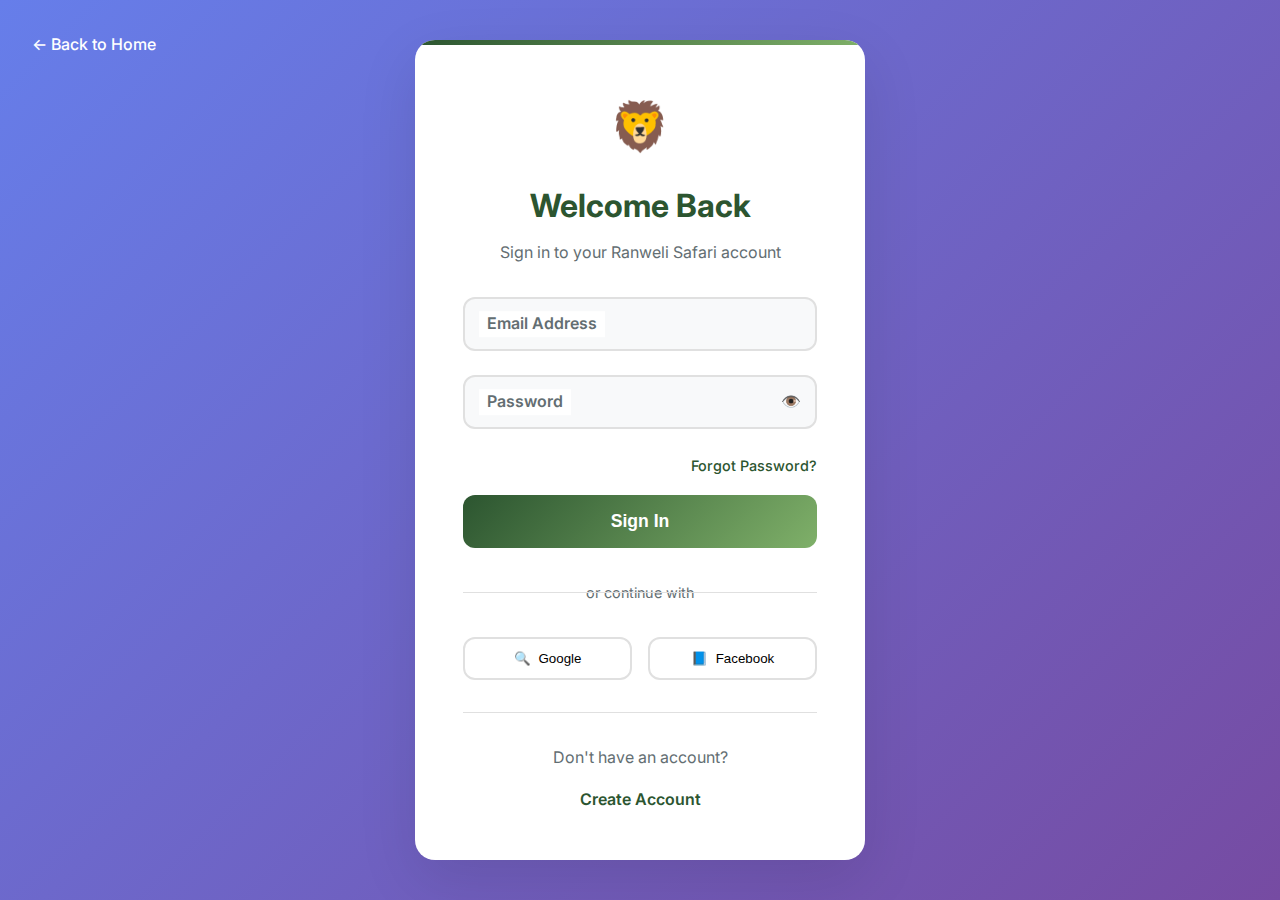
<file: src/main/resources/static/dashboards/maintenance-officer.html>
<!DOCTYPE html>
<html lang="en">
<head>
    <meta charset="UTF-8">
    <meta name="viewport" content="width=device-width, initial-scale=1.0">
    <title>Maintenance Officer Dashboard - Ranweli Safari</title>
    <link rel="preconnect" href="https://fonts.googleapis.com">
    <link rel="preconnect" href="https://fonts.gstatic.com" crossorigin>
    <link href="https://fonts.googleapis.com/css2?family=Inter:wght@300;400;500;600;700;800&display=swap" rel="stylesheet">
    <link rel="stylesheet" href="../css/main.css">
    <style>
        .dashboard {
            display: flex;
            min-height: 100vh;
            background: #f8f9fa;
        }

        .sidebar {
            width: 280px;
            background: white;
            box-shadow: 2px 0 10px rgba(0,0,0,0.1);
            position: fixed;
            height: 100vh;
            overflow-y: auto;
            z-index: 1000;
        }

        .sidebar-header {
            padding: 2rem;
            border-bottom: 1px solid #eee;
            text-align: center;
            background: linear-gradient(135deg, #fd7e14 0%, #dc3545 100%);
            color: white;
        }

        .maintenance-badge {
            background: #fd7e14;
            color: white;
            padding: 0.25rem 0.75rem;
            border-radius: 15px;
            font-size: 0.8rem;
            font-weight: 600;
            margin-top: 0.5rem;
            display: inline-block;
        }

        .performance-card {
            background: rgba(255,255,255,0.1);
            border-radius: 10px;
            padding: 1rem;
            margin-top: 1rem;
            text-align: center;
        }

        .performance-number {
            font-size: 1.5rem;
            font-weight: 700;
            margin-bottom: 0.25rem;
        }

        .sidebar-menu {
            padding: 1rem 0;
        }

        .menu-item {
            display: flex;
            align-items: center;
            padding: 1rem 2rem;
            color: var(--text-color);
            text-decoration: none;
            transition: all 0.3s ease;
            border-left: 3px solid transparent;
        }

        .menu-item:hover,
        .menu-item.active {
            background: #f8f9fa;
            border-left-color: var(--primary-color);
            color: var(--primary-color);
        }

        .main-content {
            flex: 1;
            margin-left: 280px;
            padding: 2rem;
        }

        .content-section {
            display: none;
        }

        .content-section.active {
            display: block;
        }

        .vehicle-card {
            background: white;
            border-radius: 15px;
            padding: 2rem;
            margin-bottom: 1.5rem;
            box-shadow: var(--shadow);
            border-left: 5px solid #fd7e14;
        }

        .vehicle-header {
            display: flex;
            justify-content: space-between;
            align-items: center;
            margin-bottom: 1rem;
        }

        .vehicle-status {
            padding: 0.25rem 0.75rem;
            border-radius: 15px;
            font-size: 0.8rem;
            font-weight: 600;
        }

        .status-operational { background: #d4edda; color: #155724; }
        .status-maintenance { background: #fff3cd; color: #856404; }
        .status-repair { background: #f8d7da; color: #721c24; }
        .status-outofservice { background: #f8d7da; color: #721c24; }

        .vehicle-details {
            display: grid;
            grid-template-columns: repeat(auto-fit, minmax(200px, 1fr));
            gap: 1rem;
            margin: 1rem 0;
        }

        .detail-item {
            display: flex;
            align-items: center;
            gap: 0.5rem;
        }

        .detail-icon {
            color: #fd7e14;
        }

        .maintenance-form {
            background: white;
            border-radius: 15px;
            padding: 2rem;
            box-shadow: var(--shadow);
            margin-bottom: 2rem;
        }

        .task-card {
            background: white;
            border-radius: 15px;
            padding: 2rem;
            margin-bottom: 1.5rem;
            box-shadow: var(--shadow);
            border-left: 5px solid #fd7e14;
        }

        .priority-critical { border-left-color: #dc3545; }
        .priority-high { border-left-color: #fd7e14; }
        .priority-medium { border-left-color: #ffc107; }
        .priority-low { border-left-color: #28a745; }

        .task-actions {
            display: flex;
            gap: 1rem;
            margin-top: 1.5rem;
        }

        .inventory-grid {
            display: grid;
            grid-template-columns: repeat(auto-fit, minmax(250px, 1fr));
            gap: 2rem;
            margin: 2rem 0;
        }

        .inventory-card {
            background: white;
            border-radius: 15px;
            padding: 2rem;
            box-shadow: var(--shadow);
            text-align: center;
        }

        .inventory-level {
            font-size: 2rem;
            font-weight: 700;
            margin-bottom: 0.5rem;
        }

        .level-critical { color: #dc3545; }
        .level-low { color: #fd7e14; }
        .level-normal { color: #28a745; }
        .level-high { color: var(--primary-color); }

        .progress-bar {
            width: 100%;
            height: 20px;
            background: #e0e0e0;
            border-radius: 10px;
            overflow: hidden;
            margin: 1rem 0;
        }

        .progress-fill {
            height: 100%;
            border-radius: 10px;
            transition: width 0.3s ease;
        }

        .progress-critical { background: #dc3545; }
        .progress-low { background: #fd7e14; }
        .progress-normal { background: #28a745; }
        .progress-high { background: var(--primary-color); }

        .maintenance-calendar {
            background: white;
            border-radius: 15px;
            padding: 2rem;
            box-shadow: var(--shadow);
        }

        .calendar-day {
            aspect-ratio: 1;
            border: 1px solid #eee;
            border-radius: 5px;
            display: flex;
            align-items: center;
            justify-content: center;
            cursor: pointer;
            transition: all 0.3s ease;
            position: relative;
            font-size: 0.9rem;
        }

        .calendar-day.has-maintenance {
            background: #fff3cd;
            border-color: #fd7e14;
            font-weight: 600;
        }

        .calendar-day:hover {
            background: #fd7e14;
            color: white;
        }

        .maintenance-indicator {
            position: absolute;
            bottom: 2px;
            right: 2px;
            width: 6px;
            height: 6px;
            background: #fd7e14;
            border-radius: 50%;
        }

        .work-order {
            background: #f8f9fa;
            border-radius: 10px;
            padding: 1.5rem;
            margin: 1rem 0;
            border-left: 4px solid #fd7e14;
        }

        .work-order-header {
            display: flex;
            justify-content: space-between;
            align-items: center;
            margin-bottom: 1rem;
        }

        .work-order-id {
            font-weight: 700;
            color: #fd7e14;
        }

        .technician-assignment {
            background: white;
            border-radius: 10px;
            padding: 1.5rem;
            margin: 1rem 0;
            box-shadow: 0 2px 8px rgba(0,0,0,0.1);
        }
    </style>
</head>
<body>
    <div class="dashboard">
        <!-- Sidebar -->
        <aside class="sidebar">
            <div class="sidebar-header">
                <h3 id="officerName">Robert Wilson</h3>
                <div class="maintenance-badge">MAINTENANCE OFFICER</div>
                <div class="performance-card">
                    <div class="performance-number" id="activeVehicles">12</div>
                    <div class="performance-label">Active Vehicles</div>
                </div>
                <div style="display: grid; grid-template-columns: 1fr 1fr; gap: 1rem; margin-top: 1rem;">
                    <div style="text-align: center;">
                        <div class="performance-number" id="pendingTasks">5</div>
                        <div class="performance-label">Pending Tasks</div>
                    </div>
                    <div style="text-align: center;">
                        <div class="performance-number" id="uptime">96%</div>
                        <div class="performance-label">Fleet Uptime</div>
                    </div>
                </div>
            </div>

            <nav class="sidebar-menu">
                <a href="#" class="menu-item active" data-section="overview">
                    <span class="menu-icon">📊</span>
                    Overview
                </a>
                <a href="#" class="menu-item" data-section="vehicles">
                    <span class="menu-icon">🚗</span>
                    Vehicle Fleet
                </a>
                <a href="#" class="menu-item" data-section="tasks">
                    <span class="menu-icon">🔧</span>
                    Maintenance Tasks
                </a>
                <a href="#" class="menu-item" data-section="schedule">
                    <span class="menu-icon">📅</span>
                    Maintenance Schedule
                </a>
                <a href="#" class="menu-item" data-section="inventory">
                    <span class="menu-icon">📦</span>
                    Parts Inventory
                </a>
                <a href="#" class="menu-item" data-section="workorders">
                    <span class="menu-icon">📋</span>
                    Work Orders
                </a>
                <a href="#" class="menu-item" data-section="reports">
                    <span class="menu-icon">📈</span>
                    Reports
                </a>
            </nav>

            <div style="padding: 2rem;">
                <button class="logout-btn" style="background: #dc3545; color: white; border: none; padding: 0.75rem 1.5rem; border-radius: 8px; cursor: pointer; width: 100%;" onclick="logout()">
                    🚪 Logout
                </button>
            </div>
        </aside>

        <!-- Main Content -->
        <main class="main-content">
            <!-- Overview Section -->
            <section class="content-section active" id="overview">
                <div class="section-header">
                    <h1>Maintenance Officer Dashboard</h1>
                    <p>Monitor and maintain the safari vehicle fleet</p>
                </div>

                <div class="dashboard-stats">
                    <div class="stat-card">
                        <div class="stat-icon">🚗</div>
                        <div class="stat-number" id="totalVehicles">15</div>
                        <div class="stat-label">Total Vehicles</div>
                    </div>

                    <div class="stat-card">
                        <div class="stat-icon">✅</div>
                        <div class="stat-number" id="operationalVehicles">12</div>
                        <div class="stat-label">Operational</div>
                    </div>

                    <div class="stat-card">
                        <div class="stat-icon">🔧</div>
                        <div class="stat-number" id="inMaintenance">2</div>
                        <div class="stat-label">In Maintenance</div>
                    </div>

                    <div class="stat-card">
                        <div class="stat-icon">⚠️</div>
                        <div class="stat-number" id="criticalIssues">1</div>
                        <div class="stat-label">Critical Issues</div>
                    </div>
                </div>

                <div class="section-header">
                    <h2>Priority Maintenance Tasks</h2>
                    <button class="btn btn-primary" onclick="showSection('tasks')">View All Tasks</button>
                </div>

                <div id="priorityTasks">
                    <!-- Priority tasks will be loaded here -->
                </div>

                <div class="section-header">
                    <h2>Vehicle Status Overview</h2>
                </div>

                <div id="vehicleStatusOverview">
                    <!-- Vehicle status overview will be loaded here -->
                </div>
            </section>

            <!-- Vehicle Fleet Section -->
            <section class="content-section" id="vehicles">
                <div class="section-header">
                    <h2>Vehicle Fleet Management</h2>
                    <div>
                        <button class="btn btn-outline" onclick="exportVehicleReport()">Export Report</button>
                        <button class="btn btn-primary" onclick="addNewVehicle()">Add Vehicle</button>
                    </div>
                </div>

                <div class="filter-buttons" style="margin-bottom: 2rem;">
                    <button class="filter-btn active" data-filter="all">All Vehicles</button>
                    <button class="filter-btn" data-filter="operational">Operational</button>
                    <button class="filter-btn" data-filter="maintenance">In Maintenance</button>
                    <button class="filter-btn" data-filter="repair">Under Repair</button>
                    <button class="filter-btn" data-filter="outofservice">Out of Service</button>
                </div>

                <div id="vehicleFleet">
                    <!-- Vehicle fleet will be loaded here -->
                </div>
            </section>

            <!-- Maintenance Tasks Section -->
            <section class="content-section" id="tasks">
                <div class="section-header">
                    <h2>Maintenance Tasks</h2>
                    <div>
                        <button class="btn btn-outline" onclick="assignTechnician()">Assign Technician</button>
                        <button class="btn btn-primary" onclick="createNewTask()">New Task</button>
                    </div>
                </div>

                <div class="filter-buttons" style="margin-bottom: 2rem;">
                    <button class="filter-btn active" data-filter="all">All Tasks</button>
                    <button class="filter-btn" data-filter="critical">Critical</button>
                    <button class="filter-btn" data-filter="pending">Pending</button>
                    <button class="filter-btn" data-filter="inprogress">In Progress</button>
                    <button class="filter-btn" data-filter="completed">Completed</button>
                </div>

                <div id="maintenanceTasks">
                    <!-- Maintenance tasks will be loaded here -->
                </div>
            </section>

            <!-- Maintenance Schedule Section -->
            <section class="content-section" id="schedule">
                <div class="section-header">
                    <h2>Maintenance Schedule</h2>
                    <div>
                        <button class="btn btn-outline" onclick="previousMonth()">← Previous</button>
                        <span style="margin: 0 1rem; font-weight: 600;">January 2025</span>
                        <button class="btn btn-outline" onclick="nextMonth()">Next →</button>
                    </div>
                </div>

                <div class="maintenance-calendar">
                    <div style="display: grid; grid-template-columns: repeat(7, 1fr); gap: 1rem; margin-bottom: 1rem; text-align: center; font-weight: 600;">
                        <div>Sun</div><div>Mon</div><div>Tue</div><div>Wed</div><div>Thu</div><div>Fri</div><div>Sat</div>
                    </div>
                    <div style="display: grid; grid-template-columns: repeat(7, 1fr); gap: 1rem;" id="maintenanceCalendar">
                        <!-- Calendar days will be generated here -->
                    </div>

                    <div style="margin-top: 2rem;">
                        <h4 style="color: var(--primary-color); margin-bottom: 1rem;">Upcoming Maintenance</h4>
                        <div id="upcomingMaintenance">
                            <!-- Upcoming maintenance will be shown here -->
                        </div>
                    </div>
                </div>
            </section>

            <!-- Parts Inventory Section -->
            <section class="content-section" id="inventory">
                <div class="section-header">
                    <h2>Parts Inventory Management</h2>
                    <div>
                        <button class="btn btn-outline" onclick="requestParts()">Request Parts</button>
                        <button class="btn btn-primary" onclick="addInventoryItem()">Add Item</button>
                    </div>
                </div>

                <div class="inventory-grid">
                    <div class="inventory-card">
                        <div class="inventory-level level-low">8</div>
                        <div>Engine Oil (5L)</div>
                        <div class="progress-bar">
                            <div class="progress-fill progress-low" style="width: 30%;"></div>
                        </div>
                        <small>Low Stock - Reorder needed</small>
                    </div>

                    <div class="inventory-card">
                        <div class="inventory-level level-critical">2</div>
                        <div>Brake Pads Set</div>
                        <div class="progress-bar">
                            <div class="progress-fill progress-critical" style="width: 15%;"></div>
                        </div>
                        <small>Critical - Order immediately</small>
                    </div>

                    <div class="inventory-card">
                        <div class="inventory-level level-normal">24</div>
                        <div>Air Filters</div>
                        <div class="progress-bar">
                            <div class="progress-fill progress-normal" style="width: 80%;"></div>
                        </div>
                        <small>Stock OK</small>
                    </div>

                    <div class="inventory-card">
                        <div class="inventory-level level-high">45</div>
                        <div>Spark Plugs</div>
                        <div class="progress-bar">
                            <div class="progress-fill progress-high" style="width: 95%;"></div>
                        </div>
                        <small>Well Stocked</small>
                    </div>
                </div>

                <div class="section-header">
                    <h3>Recent Inventory Movements</h3>
                </div>

                <div id="inventoryMovements">
                    <!-- Inventory movements will be loaded here -->
                </div>
            </section>

            <!-- Work Orders Section -->
            <section class="content-section" id="workorders">
                <div class="section-header">
                    <h2>Work Orders</h2>
                    <div>
                        <button class="btn btn-outline" onclick="printWorkOrder()">Print Orders</button>
                        <button class="btn btn-primary" onclick="createWorkOrder()">Create Work Order</button>
                    </div>
                </div>

                <div id="workOrdersList">
                    <!-- Work orders will be loaded here -->
                </div>
            </section>

            <!-- Reports Section -->
            <section class="content-section" id="reports">
                <div class="section-header">
                    <h2>Maintenance Reports</h2>
                    <div>
                        <button class="btn btn-outline" onclick="generateReport()">Generate Report</button>
                        <button class="btn btn-primary" onclick="exportAllData()">Export Data</button>
                    </div>
                </div>

                <div class="dashboard-stats">
                    <div class="stat-card">
                        <div class="stat-icon">💰</div>
                        <div class="stat-number">$12,450</div>
                        <div class="stat-label">Monthly Maintenance Cost</div>
                    </div>

                    <div class="stat-card">
                        <div class="stat-icon">⏱️</div>
                        <div class="stat-number">124</div>
                        <div class="stat-label">Hours This Month</div>
                    </div>

                    <div class="stat-card">
                        <div class="stat-icon">🔧</div>
                        <div class="stat-number">89</div>
                        <div class="stat-label">Tasks Completed</div>
                    </div>

                    <div class="stat-card">
                        <div class="stat-icon">📈</div>
                        <div class="stat-number">96%</div>
                        <div class="stat-label">Fleet Efficiency</div>
                    </div>
                </div>

                <div class="chart-container" style="background: white; border-radius: 15px; padding: 2rem; box-shadow: var(--shadow); margin: 2rem 0;">
                    <h3>Maintenance Cost Trends</h3>
                    <div style="height: 300px; background: #f8f9fa; border-radius: 10px; display: flex; align-items: center; justify-content: center; color: var(--text-light); margin-top: 1rem;">
                        📊 Maintenance cost trends chart placeholder
                    </div>
                </div>
            </section>
        </main>
    </div>

    <script src="../js/main.js"></script>
    <script>
        document.addEventListener('DOMContentLoaded', function() {
            // Check authentication
            if (!SafariApp.Auth.isAuthenticated() || SafariApp.Auth.getUserRole() !== 'MAINTENANCE_OFFICER') {
                window.location.href = '../login.html';
                return;
            }

            // Initialize dashboard
            loadPriorityTasks();
            loadVehicleFleet();
            loadMaintenanceTasks();
            generateMaintenanceCalendar();
            loadWorkOrders();

            // Menu navigation
            document.querySelectorAll('.menu-item').forEach(item => {
                item.addEventListener('click', function(e) {
                    e.preventDefault();
                    const section = this.dataset.section;
                    showSection(section);

                    document.querySelectorAll('.menu-item').forEach(mi => mi.classList.remove('active'));
                    this.classList.add('active');
                });
            });
        });

        function loadPriorityTasks() {
            // Mock priority tasks
            const priorityTasks = [
                {
                    id: 'TASK-001',
                    vehicle: 'Toyota Land Cruiser - LB-1234',
                    priority: 'critical',
                    task: 'Engine oil leak - requires immediate attention',
                    assignedTo: 'Mike Johnson',
                    dueDate: '2025-01-15'
                },
                {
                    id: 'TASK-002',
                    vehicle: 'Jeep Wrangler - LB-5678',
                    priority: 'high',
                    task: 'Brake pad replacement due',
                    assignedTo: 'Tom Wilson',
                    dueDate: '2025-01-16'
                }
            ];

            document.getElementById('priorityTasks').innerHTML = priorityTasks.map(task => `
                <div class="task-card priority-${task.priority}">
                    <div style="display: flex; justify-content: space-between; align-items: flex-start; margin-bottom: 1rem;">
                        <div>
                            <h4 style="color: #fd7e14; margin-bottom: 0.5rem;">${task.vehicle}</h4>
                            <p style="color: var(--text-light); font-size: 0.9rem;">Task: ${task.id}</p>
                        </div>
                        <div class="vehicle-status status-${task.priority === 'critical' ? 'repair' : 'maintenance'}">${task.priority.toUpperCase()}</div>
                    </div>

                    <div style="background: #f8f9fa; padding: 1rem; border-radius: 8px; margin: 1rem 0;">
                        <p><strong>Issue:</strong> ${task.task}</p>
                        <p><strong>Assigned to:</strong> ${task.assignedTo}</p>
                        <p><strong>Due Date:</strong> ${SafariApp.formatDate(task.dueDate)}</p>
                    </div>

                    <div class="task-actions">
                        <button class="btn btn-primary btn-sm" onclick="startTask('${task.id}')">Start Task</button>
                        <button class="btn btn-outline btn-sm" onclick="assignTechnician('${task.id}')">Reassign</button>
                        <button class="btn btn-sm" style="background: var(--secondary-color); color: white;" onclick="viewTaskDetails('${task.id}')">Details</button>
                    </div>
                </div>
            `).join('');
        }

        function loadVehicleFleet() {
            // Mock vehicle data
            const vehicles = [
                {
                    id: 'VEH-001',
                    model: 'Toyota Land Cruiser Prado',
                    registration: 'LB-1234',
                    status: 'operational',
                    mileage: 45678,
                    lastService: '2024-12-15',
                    nextService: '2025-02-15',
                    fuelLevel: 85,
                    assignedDriver: 'Nimal Silva'
                },
                {
                    id: 'VEH-002',
                    model: 'Jeep Wrangler',
                    registration: 'LB-5678',
                    status: 'maintenance',
                    mileage: 32456,
                    lastService: '2024-11-20',
                    nextService: '2025-01-20',
                    fuelLevel: 60,
                    assignedDriver: 'Kamal Dias'
                },
                {
                    id: 'VEH-003',
                    model: 'Land Rover Defender',
                    registration: 'LB-9012',
                    status: 'repair',
                    mileage: 67890,
                    lastService: '2024-10-10',
                    nextService: 'Overdue',
                    fuelLevel: 30,
                    assignedDriver: 'Sunil Bandara'
                }
            ];

            document.getElementById('vehicleFleet').innerHTML = vehicles.map(vehicle => `
                <div class="vehicle-card">
                    <div class="vehicle-header">
                        <div>
                            <h4 style="color: #fd7e14; margin-bottom: 0.5rem;">${vehicle.model}</h4>
                            <p style="color: var(--text-light); font-size: 0.9rem;">Registration: ${vehicle.registration}</p>
                        </div>
                        <div class="vehicle-status status-${vehicle.status}">${vehicle.status.toUpperCase()}</div>
                    </div>

                    <div class="vehicle-details">
                        <div class="detail-item">
                            <span class="detail-icon">📊</span>
                            <span>Mileage: ${vehicle.mileage.toLocaleString()} km</span>
                        </div>
                        <div class="detail-item">
                            <span class="detail-icon">🔧</span>
                            <span>Last Service: ${vehicle.lastService}</span>
                        </div>
                        <div class="detail-item">
                            <span class="detail-icon">📅</span>
                            <span>Next Service: ${vehicle.nextService}</span>
                        </div>
                        <div class="detail-item">
                            <span class="detail-icon">⛽</span>
                            <span>Fuel: ${vehicle.fuelLevel}%</span>
                        </div>
                        <div class="detail-item">
                            <span class="detail-icon">👤</span>
                            <span>Driver: ${vehicle.assignedDriver}</span>
                        </div>
                    </div>

                    <div style="display: flex; gap: 1rem; margin-top: 1.5rem;">
                        <button class="btn btn-primary btn-sm" onclick="editVehicle('${vehicle.id}')">Edit</button>
                        <button class="btn btn-outline btn-sm" onclick="scheduleService('${vehicle.id}')">Schedule Service</button>
                        <button class="btn btn-sm" style="background: var(--secondary-color); color: white;" onclick="viewHistory('${vehicle.id}')">History</button>
                    </div>
                </div>
            `).join('');

            // Also load vehicle status overview
            document.getElementById('vehicleStatusOverview').innerHTML = vehicles.slice(0, 2).map(vehicle => `
                <div class="vehicle-card">
                    <div class="vehicle-header">
                        <h5>${vehicle.model} - ${vehicle.registration}</h5>
                        <div class="vehicle-status status-${vehicle.status}">${vehicle.status.toUpperCase()}</div>
                    </div>
                    <div style="background: #f8f9fa; padding: 1rem; border-radius: 8px; margin-top: 1rem;">
                        <div style="display: flex; justify-content: space-between; margin-bottom: 0.5rem;">
                            <span>Fuel Level:</span>
                            <span>${vehicle.fuelLevel}%</span>
                        </div>
                        <div style="background: #e0e0e0; height: 8px; border-radius: 4px;">
                            <div style="background: ${vehicle.fuelLevel > 50 ? '#28a745' : '#fd7e14'}; height: 100%; width: ${vehicle.fuelLevel}%; border-radius: 4px;"></div>
                        </div>
                    </div>
                </div>
            `).join('');
        }

        function loadMaintenanceTasks() {
            // Mock maintenance tasks
            const tasks = [
                {
                    id: 'TASK-001',
                    vehicle: 'LB-1234',
                    priority: 'critical',
                    description: 'Engine oil leak repair',
                    status: 'pending',
                    assignedTo: 'Mike Johnson',
                    estimatedHours: 4,
                    dueDate: '2025-01-15'
                },
                {
                    id: 'TASK-002',
                    vehicle: 'LB-5678',
                    priority: 'high',
                    description: 'Brake pad replacement',
                    status: 'inprogress',
                    assignedTo: 'Tom Wilson',
                    estimatedHours: 2,
                    dueDate: '2025-01-16'
                },
                {
                    id: 'TASK-003',
                    vehicle: 'LB-9012',
                    priority: 'medium',
                    description: 'Tire rotation and alignment',
                    status: 'completed',
                    assignedTo: 'John Davis',
                    estimatedHours: 1.5,
                    dueDate: '2025-01-14'
                }
            ];

            document.getElementById('maintenanceTasks').innerHTML = tasks.map(task => `
                <div class="task-card priority-${task.priority}">
                    <div style="display: flex; justify-content: space-between; align-items: flex-start; margin-bottom: 1rem;">
                        <div>
                            <h4 style="color: #fd7e14; margin-bottom: 0.5rem;">${task.description}</h4>
                            <p style="color: var(--text-light); font-size: 0.9rem;">Task: ${task.id} • Vehicle: ${task.vehicle}</p>
                        </div>
                        <div style="display: flex; gap: 0.5rem;">
                            <div class="vehicle-status status-${task.priority === 'critical' ? 'repair' : task.priority === 'high' ? 'maintenance' : 'operational'}">${task.priority.toUpperCase()}</div>
                            <div class="vehicle-status status-${task.status}">${task.status.toUpperCase()}</div>
                        </div>
                    </div>

                    <div style="background: #f8f9fa; padding: 1rem; border-radius: 8px; margin: 1rem 0;">
                        <p><strong>Assigned to:</strong> ${task.assignedTo}</p>
                        <p><strong>Estimated Hours:</strong> ${task.estimatedHours}</p>
                        <p><strong>Due Date:</strong> ${SafariApp.formatDate(task.dueDate)}</p>
                    </div>

                    <div class="task-actions">
                        ${task.status === 'pending' ? `
                            <button class="btn btn-primary btn-sm" onclick="startTask('${task.id}')">Start Task</button>
                            <button class="btn btn-outline btn-sm" onclick="assignTechnician('${task.id}')">Assign</button>
                        ` : task.status === 'inprogress' ? `
                            <button class="btn btn-primary btn-sm" onclick="completeTask('${task.id}')">Complete</button>
                            <button class="btn btn-outline btn-sm" onclick="addProgress('${task.id}')">Add Progress</button>
                        ` : `
                            <button class="btn btn-outline btn-sm" onclick="viewTaskReport('${task.id}')">View Report</button>
                        `}
                        <button class="btn btn-sm" style="background: var(--secondary-color); color: white;" onclick="viewTaskDetails('${task.id}')">Details</button>
                    </div>
                </div>
            `).join('');
        }

        function generateMaintenanceCalendar() {
            const calendar = document.getElementById('maintenanceCalendar');
            const days = [];

            for (let i = 1; i <= 31; i++) {
                const hasMaintenance = Math.random() > 0.8;
                days.push(`
                    <div class="calendar-day ${hasMaintenance ? 'has-maintenance' : ''}" onclick="showDayMaintenance(${i})">
                        ${i}
                        ${hasMaintenance ? '<div class="maintenance-indicator"></div>' : ''}
                    </div>
                `);
            }

            calendar.innerHTML = days.join('');

            // Load upcoming maintenance
            document.getElementById('upcomingMaintenance').innerHTML = `
                <div style="padding: 1rem; background: #fff3cd; border-radius: 8px; margin-bottom: 1rem;">
                    <p><strong>Jan 15</strong> - Engine service (LB-1234)</p>
                    <p><strong>Jan 18</strong> - Brake inspection (LB-5678)</p>
                    <p><strong>Jan 22</strong> - Tire replacement (LB-9012)</p>
                </div>
            `;
        }

        function loadWorkOrders() {
            // Mock work orders
            const workOrders = [
                {
                    id: 'WO-001',
                    vehicle: 'LB-1234',
                    priority: 'high',
                    description: 'Comprehensive engine service',
                    technician: 'Mike Johnson',
                    status: 'active',
                    startDate: '2025-01-15',
                    estimatedCompletion: '2025-01-16'
                },
                {
                    id: 'WO-002',
                    vehicle: 'LB-5678',
                    priority: 'medium',
                    description: 'Routine maintenance check',
                    technician: 'Tom Wilson',
                    status: 'pending',
                    startDate: '2025-01-17',
                    estimatedCompletion: '2025-01-17'
                }
            ];

            document.getElementById('workOrdersList').innerHTML = workOrders.map(order => `
                <div class="work-order">
                    <div class="work-order-header">
                        <div class="work-order-id">${order.id}</div>
                        <div class="vehicle-status status-${order.status}">${order.status.toUpperCase()}</div>
                    </div>

                    <div style="display: grid; grid-template-columns: 1fr 1fr; gap: 2rem;">
                        <div>
                            <p><strong>Vehicle:</strong> ${order.vehicle}</p>
                            <p><strong>Description:</strong> ${order.description}</p>
                            <p><strong>Priority:</strong> ${order.priority.toUpperCase()}</p>
                        </div>
                        <div>
                            <p><strong>Technician:</strong> ${order.technician}</p>
                            <p><strong>Start Date:</strong> ${SafariApp.formatDate(order.startDate)}</p>
                            <p><strong>Est. Completion:</strong> ${SafariApp.formatDate(order.estimatedCompletion)}</p>
                        </div>
                    </div>

                    <div style="display: flex; gap: 1rem; margin-top: 1rem;">
                        <button class="btn btn-primary btn-sm" onclick="editWorkOrder('${order.id}')">Edit</button>
                        <button class="btn btn-outline btn-sm" onclick="printWorkOrder('${order.id}')">Print</button>
                        <button class="btn btn-sm" style="background: var(--secondary-color); color: white;" onclick="closeWorkOrder('${order.id}')">Close</button>
                    </div>
                </div>
            `).join('');
        }

        function showSection(sectionId) {
            document.querySelectorAll('.content-section').forEach(section => {
                section.classList.remove('active');
            });
            document.getElementById(sectionId).classList.add('active');
        }

        function logout() {
            SafariApp.Auth.logout();
        }

        // Mock functions
        function startTask(id) {
            SafariApp.Notifications.success(`Task ${id} started!`);
        }

        function completeTask(id) {
            SafariApp.Notifications.success(`Task ${id} completed!`);
        }

        function assignTechnician(id) {
            SafariApp.Notifications.info(`Assigning technician to ${id} - Feature coming soon!`);
        }

        function viewTaskDetails(id) {
            SafariApp.Notifications.info(`Viewing task details ${id} - Feature coming soon!`);
        }

        function scheduleService(id) {
            SafariApp.Notifications.info(`Scheduling service for vehicle ${id} - Feature coming soon!`);
        }

        function editVehicle(id) {
            SafariApp.Notifications.info(`Editing vehicle ${id} - Feature coming soon!`);
        }

        function addNewVehicle() {
            SafariApp.Notifications.info('Adding new vehicle - Feature coming soon!');
        }

        function createNewTask() {
            SafariApp.Notifications.info('Creating new maintenance task - Feature coming soon!');
        }

        function requestParts() {
            SafariApp.Notifications.info('Requesting parts - Feature coming soon!');
        }

        function createWorkOrder() {
            SafariApp.Notifications.info('Creating work order - Feature coming soon!');
        }

        function showDayMaintenance(day) {
            SafariApp.Notifications.info(`Showing maintenance for day ${day} - Feature coming soon!`);
        }

        function generateReport() {
            SafariApp.Notifications.info('Generating maintenance report - Feature coming soon!');
        }

        function exportAllData() {
            SafariApp.Notifications.success('Exporting maintenance data...');
        }
    </script>
</body>
</html>
</file>
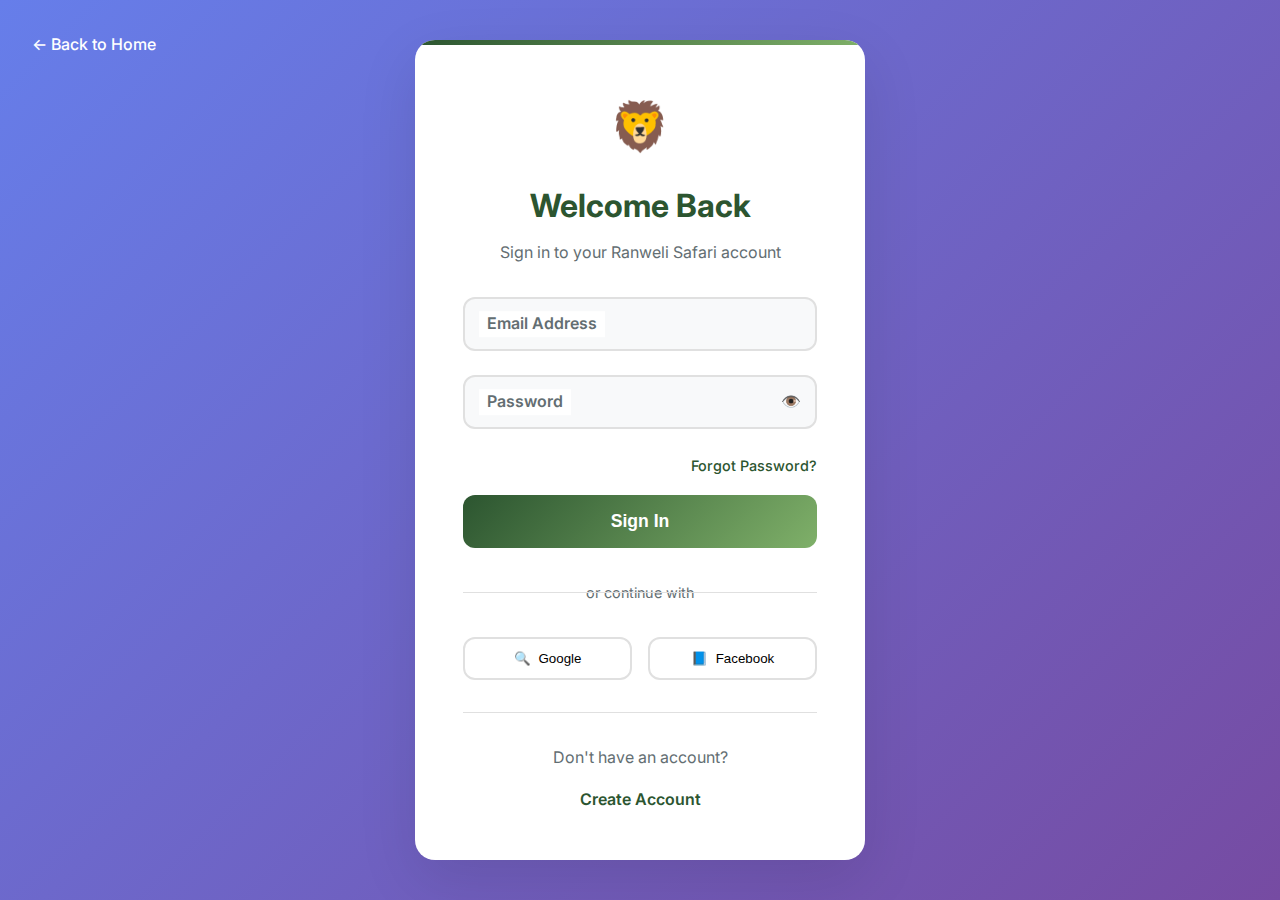
<file: src/main/resources/static/dashboards/package-builder.html>
<!DOCTYPE html>
<html lang="en">
<head>
    <meta charset="UTF-8">
    <meta name="viewport" content="width=device-width, initial-scale=1.0">
    <title>Package Builder Dashboard - Ranweli Safari</title>
    <link rel="preconnect" href="https://fonts.googleapis.com">
    <link rel="preconnect" href="https://fonts.gstatic.com" crossorigin>
    <link href="https://fonts.googleapis.com/css2?family=Inter:wght@300;400;500;600;700;800&display=swap" rel="stylesheet">
    <link rel="stylesheet" href="../css/main.css">
    <style>
        .dashboard {
            display: flex;
            min-height: 100vh;
            background: #f8f9fa;
        }

        .sidebar {
            width: 280px;
            background: white;
            box-shadow: 2px 0 10px rgba(0,0,0,0.1);
            position: fixed;
            height: 100vh;
            overflow-y: auto;
            z-index: 1000;
        }

        .sidebar-header {
            padding: 2rem;
            border-bottom: 1px solid #eee;
            text-align: center;
            background: linear-gradient(135deg, #6f42c1 0%, #e83e8c 100%);
            color: white;
        }

        .builder-badge {
            background: #6f42c1;
            color: white;
            padding: 0.25rem 0.75rem;
            border-radius: 15px;
            font-size: 0.8rem;
            font-weight: 600;
            margin-top: 0.5rem;
            display: inline-block;
        }

        .sidebar-menu {
            padding: 1rem 0;
        }

        .menu-item {
            display: flex;
            align-items: center;
            padding: 1rem 2rem;
            color: var(--text-color);
            text-decoration: none;
            transition: all 0.3s ease;
            border-left: 3px solid transparent;
        }

        .menu-item:hover,
        .menu-item.active {
            background: #f8f9fa;
            border-left-color: var(--primary-color);
            color: var(--primary-color);
        }

        .menu-icon {
            margin-right: 1rem;
            font-size: 1.2rem;
        }

        .main-content {
            flex: 1;
            margin-left: 280px;
            padding: 2rem;
        }

        .content-section {
            display: none;
        }

        .content-section.active {
            display: block;
        }

        .package-builder {
            background: white;
            border-radius: 15px;
            padding: 2rem;
            box-shadow: var(--shadow);
            margin-bottom: 2rem;
        }

        .package-card {
            background: white;
            border-radius: 15px;
            padding: 2rem;
            margin-bottom: 1.5rem;
            box-shadow: var(--shadow);
            border-left: 5px solid #6f42c1;
        }

        .package-header {
            display: flex;
            justify-content: space-between;
            align-items: center;
            margin-bottom: 1rem;
        }

        .package-status {
            padding: 0.25rem 0.75rem;
            border-radius: 15px;
            font-size: 0.8rem;
            font-weight: 600;
        }

        .status-active { background: #d4edda; color: #155724; }
        .status-draft { background: #fff3cd; color: #856404; }
        .status-inactive { background: #f8d7da; color: #721c24; }

        .package-details {
            display: grid;
            grid-template-columns: repeat(auto-fit, minmax(200px, 1fr));
            gap: 1rem;
            margin: 1rem 0;
        }

        .detail-item {
            display: flex;
            align-items: center;
            gap: 0.5rem;
        }

        .detail-icon {
            color: #6f42c1;
        }

        .form-builder {
            background: #f8f9fa;
            border-radius: 10px;
            padding: 2rem;
            margin: 1rem 0;
        }

        .form-step {
            margin-bottom: 2rem;
        }

        .form-step h4 {
            color: var(--primary-color);
            margin-bottom: 1rem;
            display: flex;
            align-items: center;
            gap: 0.5rem;
        }

        .step-number {
            background: #6f42c1;
            color: white;
            width: 30px;
            height: 30px;
            border-radius: 50%;
            display: flex;
            align-items: center;
            justify-content: center;
            font-weight: 600;
            font-size: 0.9rem;
        }

        .package-preview {
            background: white;
            border-radius: 10px;
            padding: 1.5rem;
            border: 2px dashed #6f42c1;
            margin-top: 2rem;
        }

        .pricing-calculator {
            background: linear-gradient(135deg, #e3f2fd 0%, #f3e5f5 100%);
            border-radius: 10px;
            padding: 1.5rem;
            margin: 1rem 0;
        }

        .itinerary-builder {
            background: white;
            border-radius: 10px;
            padding: 1.5rem;
            margin: 1rem 0;
        }

        .itinerary-item {
            display: flex;
            align-items: center;
            gap: 1rem;
            padding: 1rem;
            border: 1px solid #eee;
            border-radius: 8px;
            margin-bottom: 1rem;
        }

        .time-slot {
            background: #6f42c1;
            color: white;
            padding: 0.5rem;
            border-radius: 5px;
            font-weight: 600;
            min-width: 80px;
            text-align: center;
        }

        .analytics-card {
            background: white;
            border-radius: 15px;
            padding: 2rem;
            box-shadow: var(--shadow);
            text-align: center;
            transition: transform 0.3s ease;
        }

        .analytics-card:hover {
            transform: translateY(-5px);
        }

        .analytics-number {
            font-size: 2.5rem;
            font-weight: 700;
            color: #6f42c1;
            margin-bottom: 0.5rem;
        }

        .analytics-label {
            color: var(--text-light);
            font-weight: 500;
        }
    </style>
</head>
<body>
    <div class="dashboard">
        <!-- Sidebar -->
        <aside class="sidebar">
            <div class="sidebar-header">
                <h3>Package Builder</h3>
                <div class="builder-badge">TOUR DESIGNER</div>
            </div>

            <nav class="sidebar-menu">
                <a href="#" class="menu-item active" data-section="overview">
                    <span class="menu-icon">📊</span>
                    Overview
                </a>
                <a href="#" class="menu-item" data-section="packages">
                    <span class="menu-icon">📦</span>
                    My Packages
                </a>
                <a href="#" class="menu-item" data-section="builder">
                    <span class="menu-icon">🔨</span>
                    Package Builder
                </a>
                <a href="#" class="menu-item" data-section="pricing">
                    <span class="menu-icon">💰</span>
                    Pricing & Analytics
                </a>
                <a href="#" class="menu-item" data-section="templates">
                    <span class="menu-icon">📋</span>
                    Templates
                </a>
                <a href="#" class="menu-item" data-section="feedback">
                    <span class="menu-icon">⭐</span>
                    Package Feedback
                </a>
            </nav>

            <div style="padding: 2rem;">
                <button class="logout-btn" style="background: #dc3545; color: white; border: none; padding: 0.75rem 1.5rem; border-radius: 8px; cursor: pointer; width: 100%;" onclick="logout()">
                    🚪 Logout
                </button>
            </div>
        </aside>

        <!-- Main Content -->
        <main class="main-content">
            <!-- Overview Section -->
            <section class="content-section active" id="overview">
                <div class="section-header">
                    <h1>Package Builder Dashboard</h1>
                    <p>Design and manage safari tour packages</p>
                </div>

                <div class="dashboard-stats">
                    <div class="analytics-card">
                        <div class="analytics-number">12</div>
                        <div class="analytics-label">Active Packages</div>
                    </div>

                    <div class="analytics-card">
                        <div class="analytics-number">3</div>
                        <div class="analytics-label">Draft Packages</div>
                    </div>

                    <div class="analytics-card">
                        <div class="analytics-number">89%</div>
                        <div class="analytics-label">Customer Satisfaction</div>
                    </div>

                    <div class="analytics-card">
                        <div class="analytics-number">$2,450</div>
                        <div class="analytics-label">Avg Package Revenue</div>
                    </div>
                </div>

                <div class="section-header">
                    <h2>Recent Package Performance</h2>
                    <button class="btn btn-primary" onclick="showSection('builder')">Create New Package</button>
                </div>

                <div id="recentPackages">
                    <!-- Recent packages will be loaded here -->
                </div>
            </section>

            <!-- Packages Section -->
            <section class="content-section" id="packages">
                <div class="section-header">
                    <h2>My Safari Packages</h2>
                    <div class="filter-buttons">
                        <button class="filter-btn active" data-filter="all">All</button>
                        <button class="filter-btn" data-filter="active">Active</button>
                        <button class="filter-btn" data-filter="draft">Draft</button>
                        <button class="filter-btn" data-filter="inactive">Inactive</button>
                    </div>
                </div>

                <div id="allPackages">
                    <!-- All packages will be loaded here -->
                </div>
            </section>

            <!-- Package Builder Section -->
            <section class="content-section" id="builder">
                <div class="section-header">
                    <h2>Create New Safari Package</h2>
                    <button class="btn btn-outline" onclick="loadTemplate()">Load Template</button>
                </div>

                <div class="package-builder">
                    <form id="packageBuilderForm">
                        <div class="form-step">
                            <h4><span class="step-number">1</span>Basic Information</h4>
                            <div class="form-row">
                                <div class="form-group">
                                    <label class="form-label">Package Name</label>
                                    <input type="text" class="form-control" id="packageName" placeholder="e.g., Morning Wildlife Safari" required>
                                </div>
                                <div class="form-group">
                                    <label class="form-label">Package Type</label>
                                    <select class="form-control" id="packageType" required>
                                        <option value="">Select Type</option>
                                        <option value="morning">Morning Safari</option>
                                        <option value="evening">Evening Safari</option>
                                        <option value="fullday">Full Day Safari</option>
                                        <option value="night">Night Safari</option>
                                        <option value="photography">Photography Safari</option>
                                        <option value="birdwatching">Bird Watching Safari</option>
                                    </select>
                                </div>
                            </div>

                            <div class="form-row">
                                <div class="form-group">
                                    <label class="form-label">Duration (hours)</label>
                                    <input type="number" class="form-control" id="duration" min="1" max="24" required>
                                </div>
                                <div class="form-group">
                                    <label class="form-label">Max Participants</label>
                                    <input type="number" class="form-control" id="maxParticipants" min="1" max="12" required>
                                </div>
                            </div>

                            <div class="form-group">
                                <label class="form-label">Package Description</label>
                                <textarea class="form-control" id="packageDescription" rows="3" placeholder="Describe the safari experience..." required></textarea>
                            </div>
                        </div>

                        <div class="form-step">
                            <h4><span class="step-number">2</span>Itinerary Builder</h4>
                            <div class="itinerary-builder">
                                <div class="itinerary-item">
                                    <div class="time-slot">06:00</div>
                                    <div style="flex: 1;">
                                        <input type="text" class="form-control" placeholder="Activity description" value="Pickup from hotel">
                                    </div>
                                    <button type="button" class="btn btn-outline btn-sm" onclick="removeItineraryItem(this)">Remove</button>
                                </div>
                                <div class="itinerary-item">
                                    <div class="time-slot">06:30</div>
                                    <div style="flex: 1;">
                                        <input type="text" class="form-control" placeholder="Activity description" value="Enter Ranweli National Park">
                                    </div>
                                    <button type="button" class="btn btn-outline btn-sm" onclick="removeItineraryItem(this)">Remove</button>
                                </div>
                                <button type="button" class="btn btn-primary" onclick="addItineraryItem()">Add Activity</button>
                            </div>
                        </div>

                        <div class="form-step">
                            <h4><span class="step-number">3</span>Pricing & Inclusions</h4>
                            <div class="pricing-calculator">
                                <div class="form-row">
                                    <div class="form-group">
                                        <label class="form-label">Base Price (per person)</label>
                                        <input type="number" class="form-control" id="basePrice" min="1" step="0.01" required>
                                    </div>
                                    <div class="form-group">
                                        <label class="form-label">Peak Season Multiplier</label>
                                        <input type="number" class="form-control" id="peakMultiplier" min="1" step="0.1" value="1.2">
                                    </div>
                                </div>

                                <div class="form-group">
                                    <label class="form-label">Inclusions</label>
                                    <div style="display: grid; grid-template-columns: repeat(auto-fit, minmax(200px, 1fr)); gap: 1rem; margin-top: 0.5rem;">
                                        <div style="display: flex; align-items: center; gap: 0.5rem;">
                                            <input type="checkbox" id="incl_transport" checked>
                                            <label for="incl_transport">Transportation</label>
                                        </div>
                                        <div style="display: flex; align-items: center; gap: 0.5rem;">
                                            <input type="checkbox" id="incl_guide" checked>
                                            <label for="incl_guide">Professional Guide</label>
                                        </div>
                                        <div style="display: flex; align-items: center; gap: 0.5rem;">
                                            <input type="checkbox" id="incl_water" checked>
                                            <label for="incl_water">Water Bottles</label>
                                        </div>
                                        <div style="display: flex; align-items: center; gap: 0.5rem;">
                                            <input type="checkbox" id="incl_binoculars">
                                            <label for="incl_binoculars">Binoculars</label>
                                        </div>
                                        <div style="display: flex; align-items: center; gap: 0.5rem;">
                                            <input type="checkbox" id="incl_lunch">
                                            <label for="incl_lunch">Lunch (Full Day)</label>
                                        </div>
                                        <div style="display: flex; align-items: center; gap: 0.5rem;">
                                            <input type="checkbox" id="incl_insurance">
                                            <label for="incl_insurance">Travel Insurance</label>
                                        </div>
                                    </div>
                                </div>
                            </div>
                        </div>

                        <div class="form-step">
                            <h4><span class="step-number">4</span>Requirements & Restrictions</h4>
                            <div class="form-row">
                                <div class="form-group">
                                    <label class="form-label">Minimum Age</label>
                                    <input type="number" class="form-control" id="minAge" min="0" value="5">
                                </div>
                                <div class="form-group">
                                    <label class="form-label">Fitness Level Required</label>
                                    <select class="form-control" id="fitnessLevel">
                                        <option value="low">Low - Suitable for all</option>
                                        <option value="moderate">Moderate - Some walking required</option>
                                        <option value="high">High - Good fitness required</option>
                                    </select>
                                </div>
                            </div>

                            <div class="form-group">
                                <label class="form-label">Special Requirements</label>
                                <textarea class="form-control" id="specialRequirements" rows="2" placeholder="Any special requirements or restrictions..."></textarea>
                            </div>
                        </div>

                        <div class="package-preview">
                            <h4 style="color: #6f42c1; margin-bottom: 1rem;">Package Preview</h4>
                            <div id="packagePreview">
                                <!-- Preview will be generated here -->
                            </div>
                        </div>

                        <div style="display: flex; gap: 1rem; margin-top: 2rem;">
                            <button type="button" class="btn btn-outline" onclick="saveAsDraft()">Save as Draft</button>
                            <button type="submit" class="btn btn-primary">Publish Package</button>
                        </div>
                    </form>
                </div>
            </section>

            <!-- Pricing & Analytics Section -->
            <section class="content-section" id="pricing">
                <div class="section-header">
                    <h2>Pricing & Analytics</h2>
                </div>

                <div class="dashboard-stats">
                    <div class="analytics-card">
                        <div class="analytics-number">$75</div>
                        <div class="analytics-label">Avg Morning Safari</div>
                    </div>

                    <div class="analytics-card">
                        <div class="analytics-number">$85</div>
                        <div class="analytics-label">Avg Evening Safari</div>
                    </div>

                    <div class="analytics-card">
                        <div class="analytics-number">$150</div>
                        <div class="analytics-label">Avg Full Day Safari</div>
                    </div>

                    <div class="analytics-card">
                        <div class="analytics-number">68%</div>
                        <div class="analytics-label">Booking Conversion</div>
                    </div>
                </div>

                <div class="chart-container" style="background: white; border-radius: 15px; padding: 2rem; box-shadow: var(--shadow); margin: 2rem 0;">
                    <h3>Package Performance Trends</h3>
                    <div style="height: 300px; background: #f8f9fa; border-radius: 10px; display: flex; align-items: center; justify-content: center; color: var(--text-light); margin-top: 1rem;">
                        📈 Package performance chart placeholder
                    </div>
                </div>
            </section>

            <!-- Templates Section -->
            <section class="content-section" id="templates">
                <div class="section-header">
                    <h2>Package Templates</h2>
                    <button class="btn btn-primary" onclick="createTemplate()">Create Template</button>
                </div>

                <div class="cards-grid">
                    <div class="card">
                        <h4>Morning Wildlife Safari</h4>
                        <p>Standard 3-hour morning safari template with wildlife viewing focus.</p>
                        <div style="margin-top: 1rem;">
                            <button class="btn btn-primary btn-sm" onclick="useTemplate('morning')">Use Template</button>
                            <button class="btn btn-outline btn-sm" onclick="editTemplate('morning')">Edit</button>
                        </div>
                    </div>

                    <div class="card">
                        <h4>Photography Safari</h4>
                        <p>Specialized package for wildlife photography enthusiasts.</p>
                        <div style="margin-top: 1rem;">
                            <button class="btn btn-primary btn-sm" onclick="useTemplate('photography')">Use Template</button>
                            <button class="btn btn-outline btn-sm" onclick="editTemplate('photography')">Edit</button>
                        </div>
                    </div>

                    <div class="card">
                        <h4>Family Safari</h4>
                        <p>Family-friendly safari package suitable for children.</p>
                        <div style="margin-top: 1rem;">
                            <button class="btn btn-primary btn-sm" onclick="useTemplate('family')">Use Template</button>
                            <button class="btn btn-outline btn-sm" onclick="editTemplate('family')">Edit</button>
                        </div>
                    </div>
                </div>
            </section>

            <!-- Feedback Section -->
            <section class="content-section" id="feedback">
                <div class="section-header">
                    <h2>Package Feedback</h2>
                </div>

                <div id="packageFeedback">
                    <!-- Feedback for packages will be loaded here -->
                </div>
            </section>
        </main>
    </div>

    <script src="../js/main.js"></script>
    <script>
        document.addEventListener('DOMContentLoaded', function() {
            // Check authentication
            if (!SafariApp.Auth.isAuthenticated() || SafariApp.Auth.getUserRole() !== 'PACKAGE_BUILDER') {
                window.location.href = '../login.html';
                return;
            }

            // Initialize dashboard
            loadPackages();
            setupFormListeners();

            // Menu navigation
            document.querySelectorAll('.menu-item').forEach(item => {
                item.addEventListener('click', function(e) {
                    e.preventDefault();
                    const section = this.dataset.section;
                    showSection(section);

                    document.querySelectorAll('.menu-item').forEach(mi => mi.classList.remove('active'));
                    this.classList.add('active');
                });
            });
        });

        function setupFormListeners() {
            // Auto-update preview when form changes
            const formInputs = document.querySelectorAll('#packageBuilderForm input, #packageBuilderForm select, #packageBuilderForm textarea');
            formInputs.forEach(input => {
                input.addEventListener('input', updatePackagePreview);
            });

            document.getElementById('packageBuilderForm').addEventListener('submit', handlePackageSubmission);
        }

        function loadPackages() {
            // Mock package data
            const packages = [
                {
                    id: 'PKG-001',
                    name: 'Morning Wildlife Safari',
                    type: 'morning',
                    duration: 3,
                    price: 75,
                    status: 'active',
                    bookings: 45,
                    rating: 4.8
                },
                {
                    id: 'PKG-002',
                    name: 'Evening Photography Safari',
                    type: 'evening',
                    duration: 3,
                    price: 85,
                    status: 'active',
                    bookings: 32,
                    rating: 4.9
                },
                {
                    id: 'PKG-003',
                    name: 'Full Day Adventure',
                    type: 'fullday',
                    duration: 12,
                    price: 150,
                    status: 'draft',
                    bookings: 0,
                    rating: 0
                }
            ];

            displayPackages(packages, 'recentPackages');
            displayPackages(packages, 'allPackages');
        }

        function displayPackages(packages, containerId) {
            const container = document.getElementById(containerId);

            container.innerHTML = packages.map(pkg => `
                <div class="package-card">
                    <div class="package-header">
                        <div>
                            <h4 style="color: #6f42c1; margin-bottom: 0.5rem;">${pkg.name}</h4>
                            <p style="color: var(--text-light); font-size: 0.9rem;">Package ID: ${pkg.id}</p>
                        </div>
                        <div class="package-status status-${pkg.status}">${pkg.status.toUpperCase()}</div>
                    </div>

                    <div class="package-details">
                        <div class="detail-item">
                            <span class="detail-icon">⏱️</span>
                            <span>${pkg.duration} hours</span>
                        </div>
                        <div class="detail-item">
                            <span class="detail-icon">💰</span>
                            <span>$${pkg.price} per person</span>
                        </div>
                        <div class="detail-item">
                            <span class="detail-icon">📊</span>
                            <span>${pkg.bookings} bookings</span>
                        </div>
                        <div class="detail-item">
                            <span class="detail-icon">⭐</span>
                            <span>${pkg.rating}/5 rating</span>
                        </div>
                    </div>

                    <div style="display: flex; gap: 1rem; margin-top: 1.5rem;">
                        <button class="btn btn-primary btn-sm" onclick="editPackage('${pkg.id}')">Edit</button>
                        <button class="btn btn-outline btn-sm" onclick="duplicatePackage('${pkg.id}')">Duplicate</button>
                        <button class="btn btn-sm" style="background: var(--secondary-color); color: white;" onclick="viewAnalytics('${pkg.id}')">Analytics</button>
                    </div>
                </div>
            `).join('');
        }

        function addItineraryItem() {
            const container = document.querySelector('.itinerary-builder');
            const newItem = document.createElement('div');
            newItem.className = 'itinerary-item';
            newItem.innerHTML = `
                <div class="time-slot">
                    <input type="time" style="background: transparent; border: none; color: white; width: 80px;">
                </div>
                <div style="flex: 1;">
                    <input type="text" class="form-control" placeholder="Activity description">
                </div>
                <button type="button" class="btn btn-outline btn-sm" onclick="removeItineraryItem(this)">Remove</button>
            `;
            container.insertBefore(newItem, container.lastElementChild);
        }

        function removeItineraryItem(button) {
            button.parentElement.remove();
        }

        function updatePackagePreview() {
            const preview = document.getElementById('packagePreview');
            const name = document.getElementById('packageName').value || 'Untitled Package';
            const duration = document.getElementById('duration').value || '0';
            const price = document.getElementById('basePrice').value || '0';

            preview.innerHTML = `
                <h5>${name}</h5>
                <p><strong>Duration:</strong> ${duration} hours</p>
                <p><strong>Price:</strong> $${price} per person</p>
                <p><strong>Status:</strong> Draft</p>
            `;
        }

        function handlePackageSubmission(e) {
            e.preventDefault();
            SafariApp.Notifications.success('Package published successfully!');
            showSection('packages');
            loadPackages();
        }

        function saveAsDraft() {
            SafariApp.Notifications.success('Package saved as draft!');
        }

        function showSection(sectionId) {
            document.querySelectorAll('.content-section').forEach(section => {
                section.classList.remove('active');
            });
            document.getElementById(sectionId).classList.add('active');
        }

        function logout() {
            SafariApp.Auth.logout();
        }

        // Mock functions
        function editPackage(id) {
            SafariApp.Notifications.info(`Editing package ${id} - Feature coming soon!`);
        }

        function duplicatePackage(id) {
            SafariApp.Notifications.success(`Package ${id} duplicated!`);
        }

        function viewAnalytics(id) {
            SafariApp.Notifications.info(`Viewing analytics for package ${id} - Feature coming soon!`);
        }

        function loadTemplate() {
            SafariApp.Notifications.info('Loading template - Feature coming soon!');
        }

        function createTemplate() {
            SafariApp.Notifications.info('Creating template - Feature coming soon!');
        }

        function useTemplate(type) {
            SafariApp.Notifications.success(`Template ${type} loaded!`);
            showSection('builder');
        }

        function editTemplate(type) {
            SafariApp.Notifications.info(`Editing template ${type} - Feature coming soon!`);
        }
    </script>
</body>
</html>
</file>
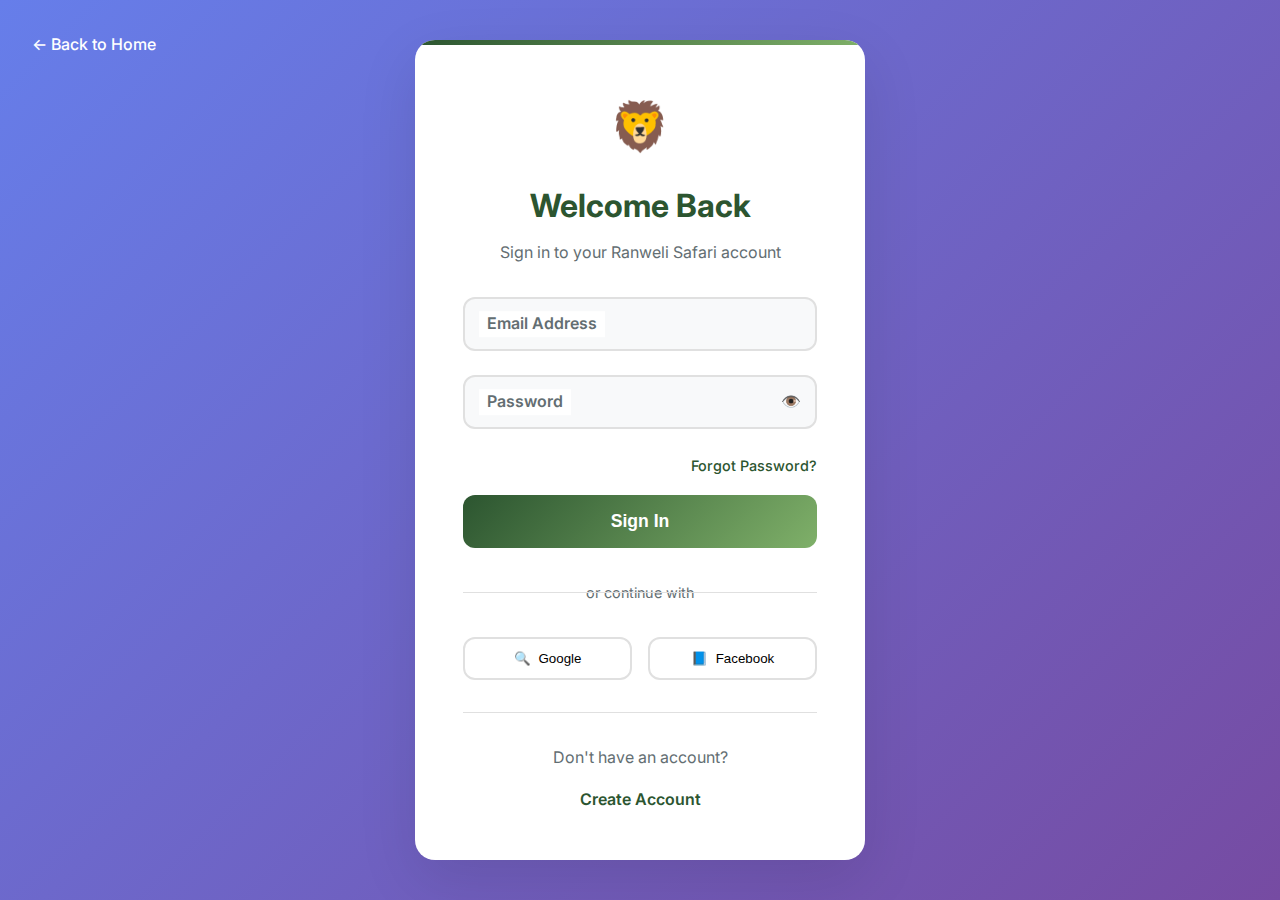
<file: src/main/resources/static/dashboards/tour-crew-manager.html>
<!DOCTYPE html>
<html lang="en">
<head>
    <meta charset="UTF-8">
    <meta name="viewport" content="width=device-width, initial-scale=1.0">
    <title>Tour & Crew Manager Dashboard - Ranweli Safari</title>
    <link rel="preconnect" href="https://fonts.googleapis.com">
    <link rel="preconnect" href="https://fonts.gstatic.com" crossorigin>
    <link href="https://fonts.googleapis.com/css2?family=Inter:wght@300;400;500;600;700;800&display=swap" rel="stylesheet">
    <link rel="stylesheet" href="../css/main.css">
    <style>
        .dashboard {
            display: flex;
            min-height: 100vh;
            background: #f8f9fa;
        }

        .sidebar {
            width: 280px;
            background: white;
            box-shadow: 2px 0 10px rgba(0,0,0,0.1);
            position: fixed;
            height: 100vh;
            overflow-y: auto;
            z-index: 1000;
        }

        .sidebar-header {
            padding: 2rem;
            border-bottom: 1px solid #eee;
            text-align: center;
            background: linear-gradient(135deg, #20c997 0%, #6f42c1 100%);
            color: white;
        }

        .manager-badge {
            background: #20c997;
            color: white;
            padding: 0.25rem 0.75rem;
            border-radius: 15px;
            font-size: 0.8rem;
            font-weight: 600;
            margin-top: 0.5rem;
            display: inline-block;
        }

        .performance-card {
            background: rgba(255,255,255,0.1);
            border-radius: 10px;
            padding: 1rem;
            margin-top: 1rem;
            text-align: center;
        }

        .performance-number {
            font-size: 1.5rem;
            font-weight: 700;
            margin-bottom: 0.25rem;
        }

        .sidebar-menu {
            padding: 1rem 0;
        }

        .menu-item {
            display: flex;
            align-items: center;
            padding: 1rem 2rem;
            color: var(--text-color);
            text-decoration: none;
            transition: all 0.3s ease;
            border-left: 3px solid transparent;
        }

        .menu-item:hover,
        .menu-item.active {
            background: #f8f9fa;
            border-left-color: var(--primary-color);
            color: var(--primary-color);
        }

        .main-content {
            flex: 1;
            margin-left: 280px;
            padding: 2rem;
        }

        .content-section {
            display: none;
        }

        .content-section.active {
            display: block;
        }

        .assignment-card {
            background: white;
            border-radius: 15px;
            padding: 2rem;
            margin-bottom: 1.5rem;
            box-shadow: var(--shadow);
            border-left: 5px solid #20c997;
        }

        .assignment-header {
            display: flex;
            justify-content: space-between;
            align-items: center;
            margin-bottom: 1rem;
        }

        .assignment-details {
            display: grid;
            grid-template-columns: repeat(auto-fit, minmax(200px, 1fr));
            gap: 1rem;
            margin: 1rem 0;
        }

        .staff-card {
            background: white;
            border-radius: 15px;
            padding: 2rem;
            margin-bottom: 1.5rem;
            box-shadow: var(--shadow);
            border-left: 5px solid #20c997;
        }

        .staff-header {
            display: flex;
            justify-content: space-between;
            align-items: center;
            margin-bottom: 1rem;
        }

        .staff-avatar {
            width: 60px;
            height: 60px;
            border-radius: 50%;
            background: var(--gradient-primary);
            color: white;
            display: flex;
            align-items: center;
            justify-content: center;
            font-size: 1.5rem;
            font-weight: 600;
        }

        .staff-info {
            flex: 1;
            margin-left: 1rem;
        }

        .staff-stats {
            display: grid;
            grid-template-columns: repeat(auto-fit, minmax(120px, 1fr));
            gap: 1rem;
            margin: 1rem 0;
            padding: 1rem;
            background: #f8f9fa;
            border-radius: 8px;
        }

        .staff-stat {
            text-align: center;
        }

        .stat-value {
            font-size: 1.5rem;
            font-weight: 700;
            color: #20c997;
        }

        .stat-label {
            font-size: 0.8rem;
            color: var(--text-light);
        }

        .availability-status {
            padding: 0.25rem 0.75rem;
            border-radius: 15px;
            font-size: 0.8rem;
            font-weight: 600;
        }

        .status-available { background: #d4edda; color: #155724; }
        .status-onduty { background: #d1ecf1; color: #0c5460; }
        .status-unavailable { background: #f8d7da; color: #721c24; }
        .status-leave { background: #fff3cd; color: #856404; }

        .shift-planner {
            background: white;
            border-radius: 15px;
            padding: 2rem;
            box-shadow: var(--shadow);
            margin-bottom: 2rem;
        }

        .shift-grid {
            display: grid;
            grid-template-columns: 100px repeat(7, 1fr);
            gap: 1px;
            background: #ddd;
            border-radius: 8px;
            overflow: hidden;
        }

        .shift-header {
            background: #20c997;
            color: white;
            padding: 1rem;
            text-align: center;
            font-weight: 600;
        }

        .shift-cell {
            background: white;
            padding: 0.5rem;
            min-height: 60px;
            display: flex;
            align-items: center;
            justify-content: center;
            cursor: pointer;
            transition: background 0.3s ease;
        }

        .shift-cell:hover {
            background: #f8f9fa;
        }

        .shift-assigned {
            background: #e8f5e9;
            color: #2e7d32;
            font-weight: 600;
        }

        .performance-overview {
            background: white;
            border-radius: 15px;
            padding: 2rem;
            box-shadow: var(--shadow);
            margin-bottom: 2rem;
        }

        .performance-grid {
            display: grid;
            grid-template-columns: repeat(auto-fit, minmax(200px, 1fr));
            gap: 2rem;
            margin: 2rem 0;
        }

        .performance-metric {
            text-align: center;
            padding: 1.5rem;
            background: #f8f9fa;
            border-radius: 10px;
        }

        .metric-value {
            font-size: 2rem;
            font-weight: 700;
            color: #20c997;
            margin-bottom: 0.5rem;
        }

        .quick-assignment {
            background: white;
            border-radius: 15px;
            padding: 2rem;
            box-shadow: var(--shadow);
            margin-bottom: 2rem;
        }

        .assignment-form {
            display: grid;
            grid-template-columns: repeat(auto-fit, minmax(200px, 1fr));
            gap: 1rem;
            margin: 1rem 0;
        }

        .crew-timeline {
            background: white;
            border-radius: 15px;
            padding: 2rem;
            box-shadow: var(--shadow);
        }

        .timeline-item {
            display: flex;
            gap: 1rem;
            padding: 1rem;
            border-left: 3px solid #20c997;
            margin-left: 1rem;
            margin-bottom: 1rem;
            position: relative;
        }

        .timeline-item::before {
            content: '';
            position: absolute;
            left: -8px;
            top: 1.5rem;
            width: 12px;
            height: 12px;
            background: #20c997;
            border-radius: 50%;
        }

        .timeline-time {
            font-weight: 600;
            color: #20c997;
            min-width: 80px;
        }

        .timeline-content {
            flex: 1;
        }

        .workload-chart {
            background: white;
            border-radius: 15px;
            padding: 2rem;
            box-shadow: var(--shadow);
        }

        .workload-bar {
            display: flex;
            align-items: center;
            gap: 1rem;
            margin: 1rem 0;
        }

        .staff-name {
            min-width: 120px;
            font-weight: 600;
        }

        .workload-progress {
            flex: 1;
            height: 20px;
            background: #e0e0e0;
            border-radius: 10px;
            overflow: hidden;
        }

        .workload-fill {
            height: 100%;
            border-radius: 10px;
            transition: width 0.3s ease;
        }

        .workload-low { background: #28a745; }
        .workload-medium { background: #ffc107; }
        .workload-high { background: #fd7e14; }
        .workload-overload { background: #dc3545; }

        .workload-percentage {
            min-width: 50px;
            text-align: right;
            font-weight: 600;
        }
    </style>
</head>
<body>
    <div class="dashboard">
        <!-- Sidebar -->
        <aside class="sidebar">
            <div class="sidebar-header">
                <h3 id="managerName">Alex Thompson</h3>
                <div class="manager-badge">TOUR & CREW MANAGER</div>
                <div class="performance-card">
                    <div class="performance-number" id="teamSize">25</div>
                    <div class="performance-label">Team Members</div>
                </div>
                <div style="display: grid; grid-template-columns: 1fr 1fr; gap: 1rem; margin-top: 1rem;">
                    <div style="text-align: center;">
                        <div class="performance-number" id="activeStaff">22</div>
                        <div class="performance-label">On Duty</div>
                    </div>
                    <div style="text-align: center;">
                        <div class="performance-number" id="teamEfficiency">94%</div>
                        <div class="performance-label">Efficiency</div>
                    </div>
                </div>
            </div>

            <nav class="sidebar-menu">
                <a href="#" class="menu-item active" data-section="overview">
                    <span class="menu-icon">📊</span>
                    Overview
                </a>
                <a href="#" class="menu-item" data-section="assignments">
                    <span class="menu-icon">📋</span>
                    Staff Assignments
                </a>
                <a href="#" class="menu-item" data-section="crew">
                    <span class="menu-icon">👥</span>
                    Crew Management
                </a>
                <a href="#" class="menu-item" data-section="scheduling">
                    <span class="menu-icon">📅</span>
                    Shift Scheduling
                </a>
                <a href="#" class="menu-item" data-section="performance">
                    <span class="menu-icon">📈</span>
                    Team Performance
                </a>
                <a href="#" class="menu-item" data-section="training">
                    <span class="menu-icon">🎓</span>
                    Training & Development
                </a>
                <a href="#" class="menu-item" data-section="reports">
                    <span class="menu-icon">📄</span>
                    Reports
                </a>
            </nav>

            <div style="padding: 2rem;">
                <button class="logout-btn" style="background: #dc3545; color: white; border: none; padding: 0.75rem 1.5rem; border-radius: 8px; cursor: pointer; width: 100%;" onclick="logout()">
                    🚪 Logout
                </button>
            </div>
        </aside>

        <!-- Main Content -->
        <main class="main-content">
            <!-- Overview Section -->
            <section class="content-section active" id="overview">
                <div class="section-header">
                    <h1>Tour & Crew Manager Dashboard</h1>
                    <p>Manage staff assignments, schedules, and team performance</p>
                </div>

                <div class="dashboard-stats">
                    <div class="stat-card">
                        <div class="stat-icon">👥</div>
                        <div class="stat-number" id="totalStaff">25</div>
                        <div class="stat-label">Total Staff</div>
                    </div>

                    <div class="stat-card">
                        <div class="stat-icon">✅</div>
                        <div class="stat-number" id="onDutyStaff">22</div>
                        <div class="stat-label">On Duty Today</div>
                    </div>

                    <div class="stat-card">
                        <div class="stat-icon">📊</div>
                        <div class="stat-number" id="todayAssignments">18</div>
                        <div class="stat-label">Today's Assignments</div>
                    </div>

                    <div class="stat-card">
                        <div class="stat-icon">⭐</div>
                        <div class="stat-number" id="teamRating">4.7</div>
                        <div class="stat-label">Team Avg Rating</div>
                    </div>
                </div>

                <div class="section-header">
                    <h2>Today's Operations</h2>
                    <div>
                        <button class="btn btn-outline" onclick="autoAssignStaff()">Auto Assign</button>
                        <button class="btn btn-primary" onclick="showSection('assignments')">Manage Assignments</button>
                    </div>
                </div>

                <div class="crew-timeline">
                    <h3 style="color: var(--primary-color); margin-bottom: 1.5rem;">Today's Schedule Timeline</h3>

                    <div class="timeline-item">
                        <div class="timeline-time">06:00</div>
                        <div class="timeline-content">
                            <h4>Morning Safari Team 1</h4>
                            <p>Guide: Kumara Perera | Driver: Nimal Silva | Booking: RNW-001234</p>
                            <div class="availability-status status-onduty">In Progress</div>
                        </div>
                    </div>

                    <div class="timeline-item">
                        <div class="timeline-time">06:30</div>
                        <div class="timeline-content">
                            <h4>Photography Safari Team</h4>
                            <p>Guide: Priya Fernando | Driver: Kamal Dias | Booking: RNW-001235</p>
                            <div class="availability-status status-onduty">In Progress</div>
                        </div>
                    </div>

                    <div class="timeline-item">
                        <div class="timeline-time">09:00</div>
                        <div class="timeline-content">
                            <h4>Shift Change</h4>
                            <p>Morning teams return, afternoon preparation begins</p>
                            <div class="availability-status status-available">Scheduled</div>
                        </div>
                    </div>

                    <div class="timeline-item">
                        <div class="timeline-time">15:30</div>
                        <div class="timeline-content">
                            <h4>Evening Safari Teams</h4>
                            <p>3 teams deployed for evening safaris</p>
                            <div class="availability-status status-available">Scheduled</div>
                        </div>
                    </div>
                </div>

                <div class="workload-chart">
                    <h3 style="color: var(--primary-color); margin-bottom: 1.5rem;">Current Staff Workload</h3>

                    <div class="workload-bar">
                        <div class="staff-name">Kumara Perera</div>
                        <div class="workload-progress">
                            <div class="workload-fill workload-high" style="width: 85%;"></div>
                        </div>
                        <div class="workload-percentage">85%</div>
                    </div>

                    <div class="workload-bar">
                        <div class="staff-name">Nimal Silva</div>
                        <div class="workload-progress">
                            <div class="workload-fill workload-medium" style="width: 65%;"></div>
                        </div>
                        <div class="workload-percentage">65%</div>
                    </div>

                    <div class="workload-bar">
                        <div class="staff-name">Priya Fernando</div>
                        <div class="workload-progress">
                            <div class="workload-fill workload-high" style="width: 78%;"></div>
                        </div>
                        <div class="workload-percentage">78%</div>
                    </div>

                    <div class="workload-bar">
                        <div class="staff-name">Kamal Dias</div>
                        <div class="workload-progress">
                            <div class="workload-fill workload-low" style="width: 45%;"></div>
                        </div>
                        <div class="workload-percentage">45%</div>
                    </div>
                </div>
            </section>

            <!-- Staff Assignments Section -->
            <section class="content-section" id="assignments">
                <div class="section-header">
                    <h2>Staff Assignments Management</h2>
                    <div>
                        <button class="btn btn-outline" onclick="optimizeAssignments()">Optimize</button>
                        <button class="btn btn-primary" onclick="createAssignment()">New Assignment</button>
                    </div>
                </div>

                <div class="filter-buttons" style="margin-bottom: 2rem;">
                    <button class="filter-btn active" data-filter="all">All Assignments</button>
                    <button class="filter-btn" data-filter="today">Today</button>
                    <button class="filter-btn" data-filter="tomorrow">Tomorrow</button>
                    <button class="filter-btn" data-filter="week">This Week</button>
                    <button class="filter-btn" data-filter="unassigned">Unassigned</button>
                </div>

                <div id="staffAssignments">
                    <!-- Staff assignments will be loaded here -->
                </div>
            </section>

            <!-- Crew Management Section -->
            <section class="content-section" id="crew">
                <div class="section-header">
                    <h2>Crew Management</h2>
                    <div>
                        <button class="btn btn-outline" onclick="exportStaffReport()">Export Report</button>
                        <button class="btn btn-primary" onclick="addStaffMember()">Add Staff</button>
                    </div>
                </div>

                <div class="filter-buttons" style="margin-bottom: 2rem;">
                    <button class="filter-btn active" data-filter="all">All Staff</button>
                    <button class="filter-btn" data-filter="guides">Guides</button>
                    <button class="filter-btn" data-filter="drivers">Drivers</button>
                    <button class="filter-btn" data-filter="available">Available</button>
                    <button class="filter-btn" data-filter="onduty">On Duty</button>
                </div>

                <div id="crewList">
                    <!-- Crew list will be loaded here -->
                </div>
            </section>

            <!-- Shift Scheduling Section -->
            <section class="content-section" id="scheduling">
                <div class="section-header">
                    <h2>Shift Scheduling</h2>
                    <div>
                        <button class="btn btn-outline" onclick="previousWeek()">← Previous Week</button>
                        <span style="margin: 0 1rem; font-weight: 600;">Week of Jan 13-19, 2025</span>
                        <button class="btn btn-outline" onclick="nextWeek()">Next Week →</button>
                    </div>
                </div>

                <div class="shift-planner">
                    <h3 style="color: var(--primary-color); margin-bottom: 1.5rem;">Weekly Shift Planner</h3>

                    <div class="shift-grid">
                        <div class="shift-header">Staff</div>
                        <div class="shift-header">Mon</div>
                        <div class="shift-header">Tue</div>
                        <div class="shift-header">Wed</div>
                        <div class="shift-header">Thu</div>
                        <div class="shift-header">Fri</div>
                        <div class="shift-header">Sat</div>
                        <div class="shift-header">Sun</div>

                        <!-- Kumara Perera Row -->
                        <div class="shift-cell" style="background: #f8f9fa; font-weight: 600;">Kumara P.</div>
                        <div class="shift-cell shift-assigned" onclick="editShift('kumara', 'mon')">AM</div>
                        <div class="shift-cell shift-assigned" onclick="editShift('kumara', 'tue')">PM</div>
                        <div class="shift-cell shift-assigned" onclick="editShift('kumara', 'wed')">AM</div>
                        <div class="shift-cell" onclick="editShift('kumara', 'thu')">-</div>
                        <div class="shift-cell shift-assigned" onclick="editShift('kumara', 'fri')">FULL</div>
                        <div class="shift-cell shift-assigned" onclick="editShift('kumara', 'sat')">AM</div>
                        <div class="shift-cell" onclick="editShift('kumara', 'sun')">-</div>

                        <!-- Nimal Silva Row -->
                        <div class="shift-cell" style="background: #f8f9fa; font-weight: 600;">Nimal S.</div>
                        <div class="shift-cell shift-assigned" onclick="editShift('nimal', 'mon')">AM</div>
                        <div class="shift-cell" onclick="editShift('nimal', 'tue')">-</div>
                        <div class="shift-cell shift-assigned" onclick="editShift('nimal', 'wed')">PM</div>
                        <div class="shift-cell shift-assigned" onclick="editShift('nimal', 'thu')">AM</div>
                        <div class="shift-cell shift-assigned" onclick="editShift('nimal', 'fri')">PM</div>
                        <div class="shift-cell" onclick="editShift('nimal', 'sat')">-</div>
                        <div class="shift-cell shift-assigned" onclick="editShift('nimal', 'sun')">AM</div>

                        <!-- Priya Fernando Row -->
                        <div class="shift-cell" style="background: #f8f9fa; font-weight: 600;">Priya F.</div>
                        <div class="shift-cell" onclick="editShift('priya', 'mon')">-</div>
                        <div class="shift-cell shift-assigned" onclick="editShift('priya', 'tue')">AM</div>
                        <div class="shift-cell shift-assigned" onclick="editShift('priya', 'wed')">AM</div>
                        <div class="shift-cell shift-assigned" onclick="editShift('priya', 'thu')">PM</div>
                        <div class="shift-cell" onclick="editShift('priya', 'fri')">-</div>
                        <div class="shift-cell shift-assigned" onclick="editShift('priya', 'sat')">FULL</div>
                        <div class="shift-cell shift-assigned" onclick="editShift('priya', 'sun')">PM</div>
                    </div>

                    <div style="display: flex; gap: 2rem; margin-top: 2rem; justify-content: center; font-size: 0.9rem;">
                        <div style="display: flex; align-items: center; gap: 0.5rem;">
                            <div style="width: 15px; height: 15px; background: #e8f5e9; border-radius: 3px;"></div>
                            <span>Assigned</span>
                        </div>
                        <div style="display: flex; align-items: center; gap: 0.5rem;">
                            <div style="width: 15px; height: 15px; background: #fff3cd; border-radius: 3px;"></div>
                            <span>Available</span>
                        </div>
                        <div style="display: flex; align-items: center; gap: 0.5rem;">
                            <div style="width: 15px; height: 15px; background: #f8d7da; border-radius: 3px;"></div>
                            <span>Unavailable</span>
                        </div>
                    </div>
                </div>

                <div class="quick-assignment">
                    <h3 style="color: var(--primary-color); margin-bottom: 1.5rem;">Quick Assignment</h3>
                    <form class="assignment-form">
                        <div class="form-group">
                            <label class="form-label">Select Booking</label>
                            <select class="form-control" id="quickBooking">
                                <option value="">Choose booking</option>
                                <option value="RNW-001234">RNW-001234 - Morning Safari</option>
                                <option value="RNW-001235">RNW-001235 - Evening Safari</option>
                            </select>
                        </div>
                        <div class="form-group">
                            <label class="form-label">Assign Guide</label>
                            <select class="form-control" id="quickGuide">
                                <option value="">Choose guide</option>
                                <option value="kumara">Kumara Perera (Available)</option>
                                <option value="priya">Priya Fernando (Available)</option>
                            </select>
                        </div>
                        <div class="form-group">
                            <label class="form-label">Assign Driver</label>
                            <select class="form-control" id="quickDriver">
                                <option value="">Choose driver</option>
                                <option value="nimal">Nimal Silva (Available)</option>
                                <option value="kamal">Kamal Dias (Available)</option>
                            </select>
                        </div>
                        <div style="display: flex; align-items: end;">
                            <button type="button" class="btn btn-primary" onclick="quickAssign()">Assign Team</button>
                        </div>
                    </form>
                </div>
            </section>

            <!-- Staff Assignments Section -->
            <section class="content-section" id="assignments">
                <div class="section-header">
                    <h2>Current Staff Assignments</h2>
                    <div>
                        <button class="btn btn-outline" onclick="reassignStaff()">Bulk Reassign</button>
                        <button class="btn btn-primary" onclick="createNewAssignment()">New Assignment</button>
                    </div>
                </div>

                <div id="currentAssignments">
                    <!-- Current assignments will be loaded here -->
                </div>
            </section>

            <!-- Crew Management Section -->
            <section class="content-section" id="crew">
                <div class="section-header">
                    <h2>Team Members</h2>
                    <div class="search-filter">
                        <input type="text" class="search-input" placeholder="Search staff..." id="staffSearch">
                        <select class="filter-select" id="roleFilter">
                            <option value="">All Roles</option>
                            <option value="guide">Tour Guides</option>
                            <option value="driver">Drivers</option>
                            <option value="support">Support Staff</option>
                        </select>
                        <select class="filter-select" id="availabilityFilter">
                            <option value="">All Status</option>
                            <option value="available">Available</option>
                            <option value="onduty">On Duty</option>
                            <option value="leave">On Leave</option>
                        </select>
                    </div>
                </div>

                <div id="teamMembers">
                    <!-- Team members will be loaded here -->
                </div>
            </section>

            <!-- Team Performance Section -->
            <section class="content-section" id="performance">
                <div class="section-header">
                    <h2>Team Performance Analytics</h2>
                    <div>
                        <button class="btn btn-outline" onclick="generatePerformanceReport()">Generate Report</button>
                        <button class="btn btn-primary" onclick="scheduleReview()">Schedule Review</button>
                    </div>
                </div>

                <div class="performance-overview">
                    <h3 style="color: var(--primary-color); margin-bottom: 1.5rem;">Performance Metrics</h3>

                    <div class="performance-grid">
                        <div class="performance-metric">
                            <div class="metric-value">4.8</div>
                            <div>Guides Avg Rating</div>
                        </div>
                        <div class="performance-metric">
                            <div class="metric-value">4.6</div>
                            <div>Drivers Avg Rating</div>
                        </div>
                        <div class="performance-metric">
                            <div class="metric-value">94%</div>
                            <div>On-Time Performance</div>
                        </div>
                        <div class="performance-metric">
                            <div class="metric-value">98%</div>
                            <div>Attendance Rate</div>
                        </div>
                        <div class="performance-metric">
                            <div class="metric-value">156</div>
                            <div>Safaris This Month</div>
                        </div>
                        <div class="performance-metric">
                            <div class="metric-value">87%</div>
                            <div>Customer Satisfaction</div>
                        </div>
                    </div>
                </div>

                <div id="performanceDetails">
                    <!-- Detailed performance data will be loaded here -->
                </div>
            </section>

            <!-- Training Section -->
            <section class="content-section" id="training">
                <div class="section-header">
                    <h2>Training & Development</h2>
                    <div>
                        <button class="btn btn-outline" onclick="scheduleTraining()">Schedule Training</button>
                        <button class="btn btn-primary" onclick="createTrainingProgram()">New Program</button>
                    </div>
                </div>

                <div class="cards-grid">
                    <div class="card">
                        <span class="card-icon">🎓</span>
                        <h3>Wildlife Identification</h3>
                        <p>Advanced training for guides on wildlife species identification and behavior.</p>
                        <div style="margin-top: 1rem;">
                            <div class="status-badge status-confirmed">Active</div>
                            <p style="margin-top: 0.5rem; font-size: 0.9rem;">Next session: Jan 20, 2025</p>
                        </div>
                    </div>

                    <div class="card">
                        <span class="card-icon">🚗</span>
                        <h3>Advanced Driving Skills</h3>
                        <p>Specialized training for safari vehicle operation in challenging terrain.</p>
                        <div style="margin-top: 1rem;">
                            <div class="status-badge status-pending">Scheduled</div>
                            <p style="margin-top: 0.5rem; font-size: 0.9rem;">Next session: Jan 25, 2025</p>
                        </div>
                    </div>

                    <div class="card">
                        <span class="card-icon">🗣️</span>
                        <h3>Customer Service Excellence</h3>
                        <p>Communication and customer service skills for all staff members.</p>
                        <div style="margin-top: 1rem;">
                            <div class="status-badge status-confirmed">Ongoing</div>
                            <p style="margin-top: 0.5rem; font-size: 0.9rem;">Monthly workshops</p>
                        </div>
                    </div>

                    <div class="card">
                        <span class="card-icon">🏥</span>
                        <h3>First Aid Certification</h3>
                        <p>Mandatory first aid and emergency response training for all field staff.</p>
                        <div style="margin-top: 1rem;">
                            <div class="status-badge status-pending">Due</div>
                            <p style="margin-top: 0.5rem; font-size: 0.9rem;">Annual renewal required</p>
                        </div>
                    </div>
                </div>
            </section>

            <!-- Reports Section -->
            <section class="content-section" id="reports">
                <div class="section-header">
                    <h2>Team Reports & Analytics</h2>
                    <div>
                        <button class="btn btn-outline" onclick="customReport()">Custom Report</button>
                        <button class="btn btn-primary" onclick="exportAllReports()">Export All</button>
                    </div>
                </div>

                <div class="dashboard-stats">
                    <div class="stat-card">
                        <div class="stat-icon">👥</div>
                        <div class="stat-number">156</div>
                        <div class="stat-label">Safaris This Month</div>
                    </div>

                    <div class="stat-card">
                        <div class="stat-icon">⏰</div>
                        <div class="stat-number">98%</div>
                        <div class="stat-label">On-Time Rate</div>
                    </div>

                    <div class="stat-card">
                        <div class="stat-icon">📈</div>
                        <div class="stat-number">15%</div>
                        <div class="stat-label">Productivity Increase</div>
                    </div>

                    <div class="stat-card">
                        <div class="stat-icon">💰</div>
                        <div class="stat-number">$2,340</div>
                        <div class="stat-label">Avg Revenue per Safari</div>
                    </div>
                </div>

                <div class="chart-container" style="background: white; border-radius: 15px; padding: 2rem; box-shadow: var(--shadow); margin: 2rem 0;">
                    <h3>Team Performance Trends</h3>
                    <div style="height: 300px; background: #f8f9fa; border-radius: 10px; display: flex; align-items: center; justify-content: center; color: var(--text-light); margin-top: 1rem;">
                        📊 Team performance analytics chart placeholder
                    </div>
                </div>
            </section>
        </main>
    </div>

    <script src="../js/main.js"></script>
    <script>
        document.addEventListener('DOMContentLoaded', function() {
            // Check authentication
            if (!SafariApp.Auth.isAuthenticated() || SafariApp.Auth.getUserRole() !== 'TOUR_CREW_MANAGER') {
                window.location.href = '../login.html';
                return;
            }

            // Initialize dashboard
            loadCurrentAssignments();
            loadTeamMembers();
            loadPerformanceData();

            // Menu navigation
            document.querySelectorAll('.menu-item').forEach(item => {
                item.addEventListener('click', function(e) {
                    e.preventDefault();
                    const section = this.dataset.section;
                    showSection(section);

                    document.querySelectorAll('.menu-item').forEach(mi => mi.classList.remove('active'));
                    this.classList.add('active');
                });
            });
        });

        function loadCurrentAssignments() {
            // Mock assignment data
            const assignments = [
                {
                    id: 'ASS-001',
                    bookingId: 'RNW-2025-001234',
                    package: 'Morning Safari',
                    date: '2025-01-15',
                    time: '06:00',
                    guide: 'Kumara Perera',
                    driver: 'Nimal Silva',
                    vehicle: 'LB-1234',
                    status: 'confirmed',
                    customers: 2
                },
                {
                    id: 'ASS-002',
                    bookingId: 'RNW-2025-001235',
                    package: 'Evening Safari',
                    date: '2025-01-15',
                    time: '15:30',
                    guide: 'Priya Fernando',
                    driver: 'Kamal Dias',
                    vehicle: 'LB-5678',
                    status: 'confirmed',
                    customers: 4
                }
            ];

            document.getElementById('currentAssignments').innerHTML = assignments.map(assignment => `
                <div class="assignment-card">
                    <div class="assignment-header">
                        <div>
                            <h4 style="color: #20c997; margin-bottom: 0.5rem;">${assignment.package}</h4>
                            <p style="color: var(--text-light); font-size: 0.9rem;">Assignment: ${assignment.id} • Booking: ${assignment.bookingId}</p>
                        </div>
                        <div class="availability-status status-${assignment.status}">${assignment.status.toUpperCase()}</div>
                    </div>

                    <div class="assignment-details">
                        <div class="detail-item">
                            <span class="detail-icon">📅</span>
                            <span>${SafariApp.formatDate(assignment.date)} at ${assignment.time}</span>
                        </div>
                        <div class="detail-item">
                            <span class="detail-icon">🧭</span>
                            <span>Guide: ${assignment.guide}</span>
                        </div>
                        <div class="detail-item">
                            <span class="detail-icon">🚗</span>
                            <span>Driver: ${assignment.driver}</span>
                        </div>
                        <div class="detail-item">
                            <span class="detail-icon">🚙</span>
                            <span>Vehicle: ${assignment.vehicle}</span>
                        </div>
                        <div class="detail-item">
                            <span class="detail-icon">👥</span>
                            <span>${assignment.customers} customers</span>
                        </div>
                    </div>

                    <div style="display: flex; gap: 1rem; margin-top: 1.5rem;">
                        <button class="btn btn-primary btn-sm" onclick="editAssignment('${assignment.id}')">Edit</button>
                        <button class="btn btn-outline btn-sm" onclick="reassignStaff('${assignment.id}')">Reassign</button>
                        <button class="btn btn-sm" style="background: var(--secondary-color); color: white;" onclick="viewAssignmentDetails('${assignment.id}')">Details</button>
                    </div>
                </div>
            `).join('');
        }

        function loadTeamMembers() {
            // Mock team member data
            const teamMembers = [
                {
                    id: 'STF-001',
                    name: 'Kumara Perera',
                    role: 'GUIDE',
                    experience: '8 years',
                    rating: 4.8,
                    status: 'available',
                    todaysAssignments: 2,
                    weeklyHours: 35,
                    lastAssignment: '2025-01-14'
                },
                {
                    id: 'STF-002',
                    name: 'Nimal Silva',
                    role: 'DRIVER',
                    experience: '5 years',
                    rating: 4.6,
                    status: 'onduty',
                    todaysAssignments: 2,
                    weeklyHours: 40,
                    lastAssignment: '2025-01-15'
                },
                {
                    id: 'STF-003',
                    name: 'Priya Fernando',
                    role: 'GUIDE',
                    experience: '12 years',
                    rating: 4.9,
                    status: 'available',
                    todaysAssignments: 1,
                    weeklyHours: 28,
                    lastAssignment: '2025-01-13'
                }
            ];

            document.getElementById('teamMembers').innerHTML = teamMembers.map(member => `
                <div class="staff-card">
                    <div style="display: flex; align-items: center; gap: 1rem; margin-bottom: 1rem;">
                        <div class="staff-avatar">${member.name.charAt(0)}</div>
                        <div class="staff-info">
                            <h4 style="color: #20c997; margin-bottom: 0.25rem;">${member.name}</h4>
                            <p style="color: var(--text-light); font-size: 0.9rem;">${member.role} • ${member.experience} experience</p>
                        </div>
                        <div class="availability-status status-${member.status}">${member.status.replace('onduty', 'on duty').toUpperCase()}</div>
                    </div>

                    <div class="staff-stats">
                        <div class="staff-stat">
                            <div class="stat-value">${member.rating}</div>
                            <div class="stat-label">Rating</div>
                        </div>
                        <div class="staff-stat">
                            <div class="stat-value">${member.todaysAssignments}</div>
                            <div class="stat-label">Today</div>
                        </div>
                        <div class="staff-stat">
                            <div class="stat-value">${member.weeklyHours}</div>
                            <div class="stat-label">Week Hours</div>
                        </div>
                    </div>

                    <div style="display: flex; gap: 1rem; margin-top: 1.5rem;">
                        <button class="btn btn-primary btn-sm" onclick="assignToSafari('${member.id}')">Assign Safari</button>
                        <button class="btn btn-outline btn-sm" onclick="viewSchedule('${member.id}')">Schedule</button>
                        <button class="btn btn-sm" style="background: var(--secondary-color); color: white;" onclick="viewPerformance('${member.id}')">Performance</button>
                    </div>
                </div>
            `).join('');
        }

        function loadPerformanceData() {
            // Mock performance data with individual ratings
            const performanceData = [
                {
                    staffId: 'STF-001',
                    name: 'Kumara Perera',
                    role: 'Guide',
                    monthlyRating: 4.8,
                    safaris: 23,
                    customerFeedback: [
                        { rating: 5, comment: 'Excellent guide, very knowledgeable' },
                        { rating: 5, comment: 'Amazing wildlife spotting skills' },
                        { rating: 4, comment: 'Good experience, could improve English' }
                    ],
                    improvementAreas: ['Language skills', 'Photography assistance']
                },
                {
                    staffId: 'STF-002',
                    name: 'Nimal Silva',
                    role: 'Driver',
                    monthlyRating: 4.6,
                    safaris: 28,
                    customerFeedback: [
                        { rating: 5, comment: 'Excellent driving, felt very safe' },
                        { rating: 4, comment: 'Good vehicle positioning for photos' },
                        { rating: 4, comment: 'Professional and courteous' }
                    ],
                    improvementAreas: ['Route optimization', 'Vehicle maintenance knowledge']
                }
            ];

            document.getElementById('performanceDetails').innerHTML = performanceData.map(staff => `
                <div class="staff-card">
                    <div class="staff-header">
                        <h4 style="color: #20c997;">${staff.name} - ${staff.role}</h4>
                        <div style="display: flex; align-items: center; gap: 1rem;">
                            <div class="rating-display">
                                <div class="rating-stars">
                                    ${generateStars(Math.floor(staff.monthlyRating))}
                                </div>
                                <span style="font-weight: 600; color: #20c997;">${staff.monthlyRating}/5</span>
                            </div>
                        </div>
                    </div>

                    <div style="background: #f8f9fa; padding: 1rem; border-radius: 8px; margin: 1rem 0;">
                        <p><strong>Monthly Safaris:</strong> ${staff.safaris}</p>
                        <p><strong>Recent Feedback:</strong></p>
                        <ul style="margin: 0.5rem 0; padding-left: 1rem;">
                            ${staff.customerFeedback.map(feedback => `
                                <li>"${feedback.comment}" - ${feedback.rating}/5 stars</li>
                            `).join('')}
                        </ul>
                        <p><strong>Improvement Areas:</strong> ${staff.improvementAreas.join(', ')}</p>
                    </div>

                    <div style="display: flex; gap: 1rem;">
                        <button class="btn btn-primary btn-sm" onclick="scheduleReview('${staff.staffId}')">Schedule Review</button>
                        <button class="btn btn-outline btn-sm" onclick="assignTraining('${staff.staffId}')">Assign Training</button>
                        <button class="btn btn-sm" style="background: var(--secondary-color); color: white;" onclick="viewDetailedFeedback('${staff.staffId}')">View Feedback</button>
                    </div>
                </div>
            `).join('');
        }

        function generateStars(rating) {
            let stars = '';
            for (let i = 1; i <= 5; i++) {
                stars += `<span class="rating-star">${i <= rating ? '★' : '☆'}</span>`;
            }
            return stars;
        }

        function showSection(sectionId) {
            document.querySelectorAll('.content-section').forEach(section => {
                section.classList.remove('active');
            });
            document.getElementById(sectionId).classList.add('active');
        }

        function logout() {
            SafariApp.Auth.logout();
        }

        // Manager functions
        function quickAssign() {
            const booking = document.getElementById('quickBooking').value;
            const guide = document.getElementById('quickGuide').value;
            const driver = document.getElementById('quickDriver').value;

            if (!booking || !guide || !driver) {
                SafariApp.Notifications.error('Please select booking, guide, and driver');
                return;
            }

            SafariApp.Notifications.success(`Team assigned to booking ${booking}!`);
            loadCurrentAssignments();
        }

        function autoAssignStaff() {
            SafariApp.Notifications.success('Auto-assigning available staff to unassigned bookings...');
        }

        function editShift(staff, day) {
            SafariApp.Notifications.info(`Editing shift for ${staff} on ${day} - Feature coming soon!`);
        }

        function editAssignment(id) {
            SafariApp.Notifications.info(`Editing assignment ${id} - Feature coming soon!`);
        }

        function reassignStaff(id) {
            SafariApp.Notifications.info(`Reassigning staff for ${id} - Feature coming soon!`);
        }

        function assignToSafari(staffId) {
            SafariApp.Notifications.info(`Assigning staff ${staffId} to safari - Feature coming soon!`);
        }

        function viewPerformance(staffId) {
            SafariApp.Notifications.info(`Viewing performance for staff ${staffId} - Feature coming soon!`);
        }

        function scheduleReview(staffId) {
            SafariApp.Notifications.info(`Scheduling review for staff ${staffId} - Feature coming soon!`);
        }

        function viewDetailedFeedback(staffId) {
            SafariApp.Notifications.info(`Viewing detailed feedback for staff ${staffId} - Feature coming soon!`);
        }

        function scheduleTraining() {
            SafariApp.Notifications.info('Scheduling training session - Feature coming soon!');
        }

        function createTrainingProgram() {
            SafariApp.Notifications.info('Creating training program - Feature coming soon!');
        }

        function generatePerformanceReport() {
            SafariApp.Notifications.success('Generating team performance report...');
        }

        function exportAllReports() {
            SafariApp.Notifications.success('Exporting all team reports...');
        }
    </script>
</body>
</html>
</file>
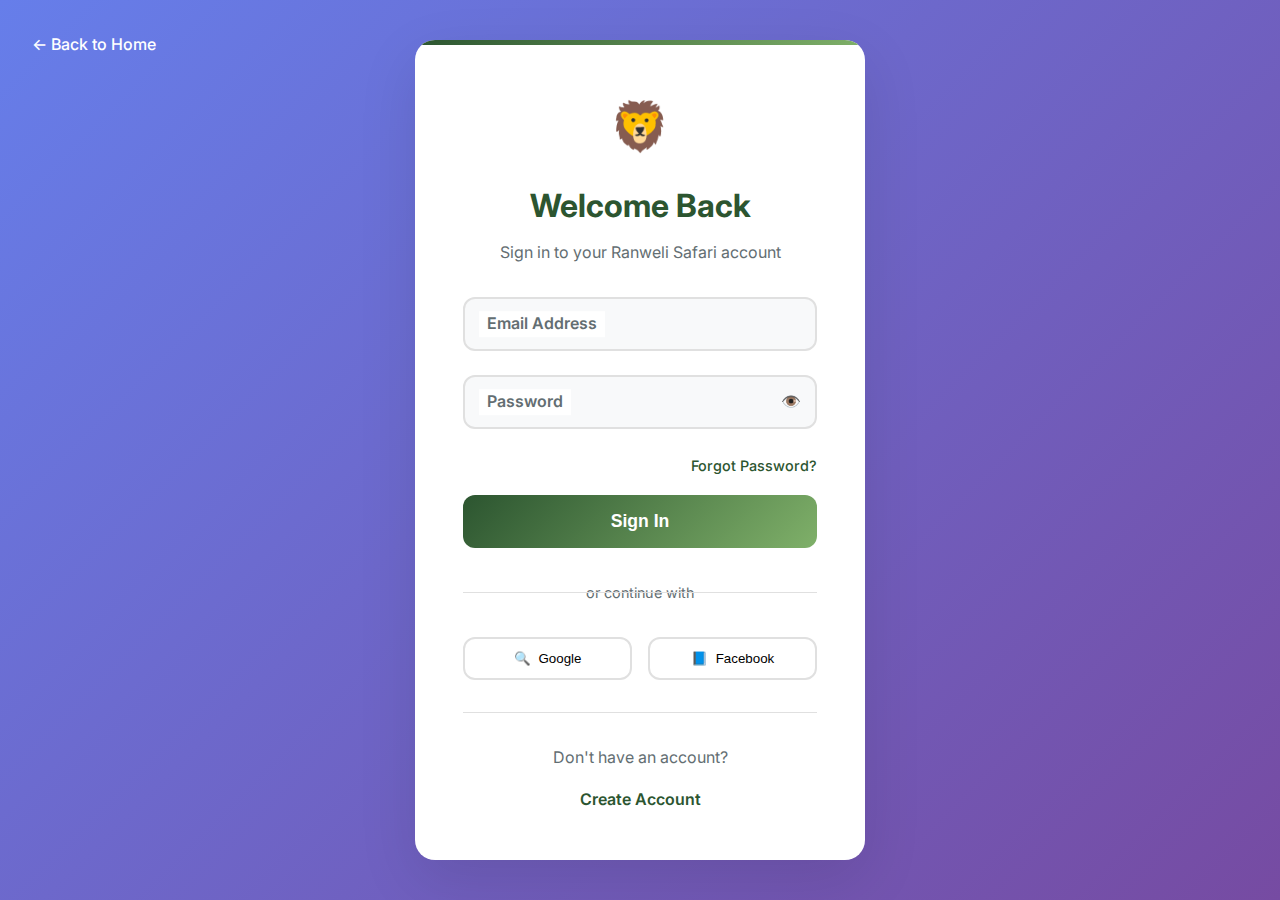
<file: src/main/resources/static/dashboards/tourist.html>
<!DOCTYPE html>
<html lang="en">
<head>
    <meta charset="UTF-8">
    <meta name="viewport" content="width=device-width, initial-scale=1.0">
    <title>Tourist Dashboard - Ranweli Safari</title>
    <link rel="preconnect" href="https://fonts.googleapis.com">
    <link rel="preconnect" href="https://fonts.gstatic.com" crossorigin>
    <link href="https://fonts.googleapis.com/css2?family=Inter:wght@300;400;500;600;700;800&display=swap" rel="stylesheet">
    <link rel="stylesheet" href="../css/main.css">
    <style>
        .dashboard {
            display: flex;
            min-height: 100vh;
            background: #f8f9fa;
        }

        .sidebar {
            width: 280px;
            background: white;
            box-shadow: 2px 0 10px rgba(0,0,0,0.1);
            position: fixed;
            height: 100vh;
            overflow-y: auto;
            z-index: 1000;
        }

        .sidebar-header {
            padding: 2rem;
            border-bottom: 1px solid #eee;
            text-align: center;
        }

        .user-avatar {
            width: 80px;
            height: 80px;
            border-radius: 50%;
            background: var(--gradient-primary);
            color: white;
            display: flex;
            align-items: center;
            justify-content: center;
            font-size: 2rem;
            margin: 0 auto 1rem;
        }

        .user-info h3 {
            color: var(--primary-color);
            margin-bottom: 0.5rem;
        }

        .user-info p {
            color: var(--text-light);
            font-size: 0.9rem;
        }

        .sidebar-menu {
            padding: 1rem 0;
        }

        .menu-item {
            display: flex;
            align-items: center;
            padding: 1rem 2rem;
            color: var(--text-color);
            text-decoration: none;
            transition: all 0.3s ease;
            border-left: 3px solid transparent;
        }

        .menu-item:hover,
        .menu-item.active {
            background: #f8f9fa;
            border-left-color: var(--primary-color);
            color: var(--primary-color);
        }

        .menu-icon {
            margin-right: 1rem;
            font-size: 1.2rem;
        }

        .main-content {
            flex: 1;
            margin-left: 280px;
            padding: 2rem;
        }

        .dashboard-header {
            background: white;
            border-radius: 15px;
            padding: 2rem;
            margin-bottom: 2rem;
            box-shadow: var(--shadow);
        }

        .welcome-text h1 {
            color: var(--primary-color);
            margin-bottom: 0.5rem;
        }

        .welcome-text p {
            color: var(--text-light);
        }

        .dashboard-stats {
            display: grid;
            grid-template-columns: repeat(auto-fit, minmax(250px, 1fr));
            gap: 2rem;
            margin-bottom: 2rem;
        }

        .stat-card {
            background: white;
            border-radius: 15px;
            padding: 2rem;
            box-shadow: var(--shadow);
            text-align: center;
            transition: transform 0.3s ease;
        }

        .stat-card:hover {
            transform: translateY(-5px);
        }

        .stat-icon {
            font-size: 3rem;
            margin-bottom: 1rem;
        }

        .stat-number {
            font-size: 2.5rem;
            font-weight: 700;
            color: var(--primary-color);
            margin-bottom: 0.5rem;
        }

        .stat-label {
            color: var(--text-light);
            font-weight: 500;
        }

        .content-section {
            display: none;
        }

        .content-section.active {
            display: block;
        }

        .section-header {
            display: flex;
            justify-content: between;
            align-items: center;
            margin-bottom: 2rem;
        }

        .section-title {
            font-size: 1.8rem;
            font-weight: 700;
            color: var(--primary-color);
        }

        .booking-card {
            background: white;
            border-radius: 15px;
            padding: 2rem;
            margin-bottom: 1.5rem;
            box-shadow: var(--shadow);
            transition: transform 0.3s ease;
        }

        .booking-card:hover {
            transform: translateY(-3px);
        }

        .booking-header {
            display: flex;
            justify-content: space-between;
            align-items: flex-start;
            margin-bottom: 1rem;
        }

        .booking-id {
            font-weight: 700;
            color: var(--primary-color);
            font-size: 1.1rem;
        }

        .booking-details {
            display: grid;
            grid-template-columns: repeat(auto-fit, minmax(200px, 1fr));
            gap: 1rem;
            margin: 1rem 0;
        }

        .detail-item {
            display: flex;
            align-items: center;
            gap: 0.5rem;
        }

        .detail-icon {
            color: var(--primary-color);
        }

        .booking-actions {
            display: flex;
            gap: 1rem;
            margin-top: 1.5rem;
        }

        .btn-sm {
            padding: 0.5rem 1rem;
            font-size: 0.9rem;
        }

        .profile-form {
            background: white;
            border-radius: 15px;
            padding: 2rem;
            box-shadow: var(--shadow);
        }

        .form-section {
            margin-bottom: 2rem;
        }

        .form-section h3 {
            color: var(--primary-color);
            margin-bottom: 1rem;
            border-bottom: 2px solid #eee;
            padding-bottom: 0.5rem;
        }

        .logout-btn {
            background: #dc3545;
            color: white;
            border: none;
            padding: 0.75rem 1.5rem;
            border-radius: 8px;
            cursor: pointer;
            transition: all 0.3s ease;
            margin-top: 1rem;
            width: 100%;
        }

        .logout-btn:hover {
            background: #c82333;
        }

        .mobile-menu-toggle {
            display: none;
            position: fixed;
            top: 1rem;
            left: 1rem;
            z-index: 1001;
            background: var(--primary-color);
            color: white;
            border: none;
            padding: 0.75rem;
            border-radius: 8px;
            cursor: pointer;
        }

        @media (max-width: 768px) {
            .sidebar {
                transform: translateX(-100%);
                transition: transform 0.3s ease;
            }

            .sidebar.active {
                transform: translateX(0);
            }

            .main-content {
                margin-left: 0;
                padding: 1rem;
            }

            .mobile-menu-toggle {
                display: block;
            }

            .dashboard-stats {
                grid-template-columns: 1fr;
            }

            .booking-details {
                grid-template-columns: 1fr;
            }

            .booking-actions {
                flex-direction: column;
            }
        }
    </style>
</head>
<body>
    <div class="dashboard">
        <!-- Mobile Menu Toggle -->
        <button class="mobile-menu-toggle" onclick="toggleSidebar()">☰</button>

        <!-- Sidebar -->
        <aside class="sidebar" id="sidebar">
            <div class="sidebar-header">
                <div class="user-avatar" id="userAvatar">👤</div>
                <div class="user-info">
                    <h3 id="userName">John Doe</h3>
                    <p id="userEmail">john@example.com</p>
                    <div class="status-badge status-confirmed" style="font-size: 0.8rem; margin-top: 0.5rem;">Tourist</div>
                </div>
            </div>

            <nav class="sidebar-menu">
                <a href="#" class="menu-item active" data-section="overview">
                    <span class="menu-icon">📊</span>
                    Overview
                </a>
                <a href="#" class="menu-item" data-section="bookings">
                    <span class="menu-icon">📅</span>
                    My Bookings
                </a>
                <a href="#" class="menu-item" data-section="new-booking">
                    <span class="menu-icon">➕</span>
                    New Booking
                </a>
                <a href="#" class="menu-item" data-section="feedback">
                    <span class="menu-icon">⭐</span>
                    My Feedback
                </a>
                <a href="#" class="menu-item" data-section="profile">
                    <span class="menu-icon">👤</span>
                    Profile
                </a>
                <a href="#" class="menu-item" data-section="preferences">
                    <span class="menu-icon">⚙️</span>
                    Preferences
                </a>
            </nav>

            <div style="padding: 2rem;">
                <button class="logout-btn" onclick="logout()">
                    🚪 Logout
                </button>
            </div>
        </aside>

        <!-- Main Content -->
        <main class="main-content">
            <!-- Overview Section -->
            <section class="content-section active" id="overview">
                <div class="dashboard-header">
                    <div class="welcome-text">
                        <h1>Welcome back, <span id="welcomeName">John</span>!</h1>
                        <p>Ready for your next safari adventure? Here's your booking summary.</p>
                    </div>
                </div>

                <div class="dashboard-stats">
                    <div class="stat-card">
                        <div class="stat-icon">📅</div>
                        <div class="stat-number" id="totalBookings">3</div>
                        <div class="stat-label">Total Bookings</div>
                    </div>

                    <div class="stat-card">
                        <div class="stat-icon">✅</div>
                        <div class="stat-number" id="completedSafaris">2</div>
                        <div class="stat-label">Completed Safaris</div>
                    </div>

                    <div class="stat-icon">🦁</div>
                    <div class="stat-number" id="wildlifeSeen">23</div>
                    <div class="stat-label">Wildlife Species Seen</div>
                    </div>

                    <div class="stat-card">
                        <div class="stat-icon">⭐</div>
                        <div class="stat-number" id="avgRating">4.8</div>
                        <div class="stat-label">Average Rating Given</div>
                    </div>
                </div>

                <div class="section-header">
                    <h2 class="section-title">Recent Bookings</h2>
                    <button class="btn btn-primary" onclick="showSection('new-booking')">
                        New Booking
                    </button>
                </div>

                <div id="recentBookings">
                    <!-- Recent bookings will be loaded here -->
                </div>
            </section>

            <!-- Bookings Section -->
            <section class="content-section" id="bookings">
                <div class="section-header">
                    <h2 class="section-title">My Bookings</h2>
                    <button class="btn btn-primary" onclick="showSection('new-booking')">
                        New Booking
                    </button>
                </div>

                <div class="filter-buttons" style="margin-bottom: 2rem;">
                    <button class="filter-btn active" data-filter="all">All Bookings</button>
                    <button class="filter-btn" data-filter="confirmed">Confirmed</button>
                    <button class="filter-btn" data-filter="pending">Pending</button>
                    <button class="filter-btn" data-filter="completed">Completed</button>
                    <button class="filter-btn" data-filter="cancelled">Cancelled</button>
                </div>

                <div id="allBookings">
                    <!-- All bookings will be loaded here -->
                </div>
            </section>

            <!-- New Booking Section -->
            <section class="content-section" id="new-booking">
                <div class="section-header">
                    <h2 class="section-title">Book New Safari</h2>
                </div>

                <div class="booking-form" style="background: white; border-radius: 15px; padding: 2rem; box-shadow: var(--shadow);">
                    <form id="newBookingForm">
                        <div class="form-section">
                            <h3>Select Safari Package</h3>
                            <div class="package-selection" style="display: grid; grid-template-columns: repeat(auto-fit, minmax(250px, 1fr)); gap: 1rem;">
                                <div class="package-option" data-package="morning" data-price="75">
                                    <div style="font-size: 2rem;">🌅</div>
                                    <h4>Morning Safari</h4>
                                    <div class="package-price">$75 per person</div>
                                    <p>3 hours • 6:00 AM - 9:00 AM</p>
                                    <ul style="text-align: left; font-size: 0.9rem;">
                                        <li>High wildlife activity</li>
                                        <li>Cool temperature</li>
                                        <li>Bird watching</li>
                                    </ul>
                                </div>

                                <div class="package-option" data-package="evening" data-price="85">
                                    <div style="font-size: 2rem;">🌇</div>
                                    <h4>Evening Safari</h4>
                                    <div class="package-price">$85 per person</div>
                                    <p>3 hours • 3:30 PM - 6:30 PM</p>
                                    <ul style="text-align: left; font-size: 0.9rem;">
                                        <li>Predator activity</li>
                                        <li>Sunset views</li>
                                        <li>Photography</li>
                                    </ul>
                                </div>

                                <div class="package-option" data-package="fullday" data-price="150">
                                    <div style="font-size: 2rem;">☀️</div>
                                    <h4>Full Day Safari</h4>
                                    <div class="package-price">$150 per person</div>
                                    <p>12 hours • 6:00 AM - 6:00 PM</p>
                                    <ul style="text-align: left; font-size: 0.9rem;">
                                        <li>Complete experience</li>
                                        <li>Lunch included</li>
                                        <li>All park zones</li>
                                    </ul>
                                </div>
                            </div>
                        </div>

                        <div class="form-section">
                            <h3>Booking Details</h3>
                            <div class="form-row">
                                <div class="form-group">
                                    <label class="form-label">Safari Date</label>
                                    <input type="date" class="form-control" id="newSafariDate" required>
                                </div>
                                <div class="form-group">
                                    <label class="form-label">Number of Participants</label>
                                    <input type="number" class="form-control" id="newParticipants" min="1" max="8" value="2" required>
                                </div>
                            </div>

                            <div class="form-group">
                                <label class="form-label">Special Requirements</label>
                                <textarea class="form-control" id="newSpecialRequests" placeholder="Any special requirements, dietary restrictions, or accessibility needs..."></textarea>
                            </div>

                            <div style="background: #f8f9fa; padding: 1.5rem; border-radius: 10px; margin: 1rem 0;">
                                <h4 style="color: var(--primary-color); margin-bottom: 1rem;">Booking Summary</h4>
                                <div style="display: flex; justify-content: space-between; margin-bottom: 0.5rem;">
                                    <span>Package:</span>
                                    <span id="selectedPackageName">Select a package</span>
                                </div>
                                <div style="display: flex; justify-content: space-between; margin-bottom: 0.5rem;">
                                    <span>Participants:</span>
                                    <span id="summaryParticipants">2</span>
                                </div>
                                <div style="display: flex; justify-content: space-between; margin-bottom: 0.5rem;">
                                    <span>Price per person:</span>
                                    <span id="summaryPricePerPerson">$0</span>
                                </div>
                                <hr>
                                <div style="display: flex; justify-content: space-between; font-weight: 700; font-size: 1.2rem;">
                                    <span>Total Amount:</span>
                                    <span id="summaryTotal">$0</span>
                                </div>
                            </div>
                        </div>

                        <button type="submit" class="btn btn-primary" style="width: 100%; padding: 1rem;">
                            Book Safari
                        </button>
                    </form>
                </div>
            </section>

            <!-- Feedback Section -->
            <section class="content-section" id="feedback">
                <div class="section-header">
                    <h2 class="section-title">My Feedback & Reviews</h2>
                </div>

                <div id="feedbackList">
                    <!-- Feedback items will be loaded here -->
                </div>
            </section>

            <!-- Profile Section -->
            <section class="content-section" id="profile">
                <div class="section-header">
                    <h2 class="section-title">My Profile</h2>
                </div>

                <div class="profile-form">
                    <form id="profileForm">
                        <div class="form-section">
                            <h3>Personal Information</h3>
                            <div class="form-row">
                                <div class="form-group">
                                    <label class="form-label">First Name</label>
                                    <input type="text" class="form-control" id="profileFirstName" required>
                                </div>
                                <div class="form-group">
                                    <label class="form-label">Last Name</label>
                                    <input type="text" class="form-control" id="profileLastName" required>
                                </div>
                            </div>

                            <div class="form-row">
                                <div class="form-group">
                                    <label class="form-label">Email</label>
                                    <input type="email" class="form-control" id="profileEmail" required>
                                </div>
                                <div class="form-group">
                                    <label class="form-label">Phone</label>
                                    <input type="tel" class="form-control" id="profilePhone" required>
                                </div>
                            </div>

                            <div class="form-group">
                                <label class="form-label">Nationality</label>
                                <select class="form-control" id="profileNationality">
                                    <option value="LK">Sri Lankan</option>
                                    <option value="US">American</option>
                                    <option value="UK">British</option>
                                    <option value="AU">Australian</option>
                                    <option value="CA">Canadian</option>
                                    <option value="other">Other</option>
                                </select>
                            </div>
                        </div>

                        <div class="form-section">
                            <h3>Emergency Contact</h3>
                            <div class="form-row">
                                <div class="form-group">
                                    <label class="form-label">Emergency Contact Name</label>
                                    <input type="text" class="form-control" id="emergencyName">
                                </div>
                                <div class="form-group">
                                    <label class="form-label">Emergency Contact Phone</label>
                                    <input type="tel" class="form-control" id="emergencyPhone">
                                </div>
                            </div>
                        </div>

                        <button type="submit" class="btn btn-primary">
                            Update Profile
                        </button>
                    </form>
                </div>
            </section>

            <!-- Preferences Section -->
            <section class="content-section" id="preferences">
                <div class="section-header">
                    <h2 class="section-title">Preferences</h2>
                </div>

                <div class="profile-form">
                    <div class="form-section">
                        <h3>Notification Preferences</h3>
                        <div style="display: flex; align-items: center; gap: 1rem; margin: 1rem 0;">
                            <input type="checkbox" id="emailNotifications" checked>
                            <label for="emailNotifications">Email notifications for booking updates</label>
                        </div>
                        <div style="display: flex; align-items: center; gap: 1rem; margin: 1rem 0;">
                            <input type="checkbox" id="smsNotifications" checked>
                            <label for="smsNotifications">SMS notifications for important updates</label>
                        </div>
                        <div style="display: flex; align-items: center; gap: 1rem; margin: 1rem 0;">
                            <input type="checkbox" id="promotionalEmails">
                            <label for="promotionalEmails">Promotional emails and special offers</label>
                        </div>
                    </div>

                    <div class="form-section">
                        <h3>Safari Preferences</h3>
                        <div class="form-group">
                            <label class="form-label">Preferred Safari Time</label>
                            <select class="form-control" id="preferredTime">
                                <option value="morning">Morning (6:00 AM - 9:00 AM)</option>
                                <option value="evening">Evening (3:30 PM - 6:30 PM)</option>
                                <option value="fullday">Full Day (6:00 AM - 6:00 PM)</option>
                                <option value="no-preference">No Preference</option>
                            </select>
                        </div>

                        <div class="form-group">
                            <label class="form-label">Interests</label>
                            <div style="display: grid; grid-template-columns: repeat(auto-fit, minmax(200px, 1fr)); gap: 1rem; margin-top: 0.5rem;">
                                <div style="display: flex; align-items: center; gap: 0.5rem;">
                                    <input type="checkbox" id="bigCats">
                                    <label for="bigCats">Big Cats (Leopards)</label>
                                </div>
                                <div style="display: flex; align-items: center; gap: 0.5rem;">
                                    <input type="checkbox" id="elephants">
                                    <label for="elephants">Elephants</label>
                                </div>
                                <div style="display: flex; align-items: center; gap: 0.5rem;">
                                    <input type="checkbox" id="birdWatching">
                                    <label for="birdWatching">Bird Watching</label>
                                </div>
                                <div style="display: flex; align-items: center; gap: 0.5rem;">
                                    <input type="checkbox" id="photography">
                                    <label for="photography">Photography</label>
                                </div>
                            </div>
                        </div>
                    </div>

                    <button type="button" class="btn btn-primary" onclick="savePreferences()">
                        Save Preferences
                    </button>
                </div>
            </section>
        </main>
    </div>

    <script src="../js/main.js"></script>
    <script>
        document.addEventListener('DOMContentLoaded', function() {
            // Check authentication
            if (!SafariApp.Auth.isAuthenticated()) {
                window.location.href = '../login.html';
                return;
            }

            // Initialize dashboard
            initDashboard();
            loadUserData();
            loadBookings();

            // Menu navigation
            document.querySelectorAll('.menu-item').forEach(item => {
                item.addEventListener('click', function(e) {
                    e.preventDefault();
                    const section = this.dataset.section;
                    showSection(section);

                    // Update active menu item
                    document.querySelectorAll('.menu-item').forEach(mi => mi.classList.remove('active'));
                    this.classList.add('active');
                });
            });

            // Initialize new booking form
            initNewBookingForm();
        });

        function initDashboard() {
            // Set minimum date for booking
            const tomorrow = new Date();
            tomorrow.setDate(tomorrow.getDate() + 1);
            document.getElementById('newSafariDate').min = tomorrow.toISOString().split('T')[0];
        }

        async function loadUserData() {
            try {
                const user = await SafariApp.Auth.getCurrentUser();
                document.getElementById('userName').textContent = `${user.firstName} ${user.lastName}`;
                document.getElementById('userEmail').textContent = user.email;
                document.getElementById('welcomeName').textContent = user.firstName;
                document.getElementById('userAvatar').textContent = user.firstName.charAt(0).toUpperCase();

                // Load profile form
                document.getElementById('profileFirstName').value = user.firstName;
                document.getElementById('profileLastName').value = user.lastName;
                document.getElementById('profileEmail').value = user.email;
                document.getElementById('profilePhone').value = user.phone || '';
                document.getElementById('profileNationality').value = user.nationality || '';

            } catch (error) {
                console.error('Failed to load user data:', error);
            }
        }

        async function loadBookings() {
            try {
                const bookings = await SafariApp.API.get('/api/bookings/my-bookings');

                // Update stats
                document.getElementById('totalBookings').textContent = bookings.length;
                document.getElementById('completedSafaris').textContent = bookings.filter(b => b.status === 'COMPLETED').length;

                // Load recent bookings
                const recentBookings = bookings.slice(0, 3);
                displayBookings(recentBookings, 'recentBookings');

                // Load all bookings
                displayBookings(bookings, 'allBookings');

            } catch (error) {
                console.error('Failed to load bookings:', error);
                // Show mock data for demo
                loadMockBookings();
            }
        }

        function loadMockBookings() {
            const mockBookings = [
                {
                    id: 'RNW-2025-001234',
                    packageName: 'Morning Safari',
                    date: '2025-01-15',
                    time: '06:00',
                    participants: 2,
                    totalAmount: 150,
                    status: 'CONFIRMED',
                    guideName: 'Kumara Perera',
                    driverName: 'Nimal Silva'
                },
                {
                    id: 'RNW-2025-001235',
                    packageName: 'Evening Safari',
                    date: '2025-01-20',
                    time: '15:30',
                    participants: 4,
                    totalAmount: 340,
                    status: 'PENDING',
                    guideName: 'Pending Assignment',
                    driverName: 'Pending Assignment'
                }
            ];

            displayBookings(mockBookings, 'recentBookings');
            displayBookings(mockBookings, 'allBookings');
        }

        function displayBookings(bookings, containerId) {
            const container = document.getElementById(containerId);

            if (bookings.length === 0) {
                container.innerHTML = `
                    <div style="text-align: center; padding: 3rem; color: var(--text-light);">
                        <div style="font-size: 3rem; margin-bottom: 1rem;">📅</div>
                        <h3>No bookings yet</h3>
                        <p>Ready to book your first safari adventure?</p>
                        <button class="btn btn-primary" onclick="showSection('new-booking')">Book Now</button>
                    </div>
                `;
                return;
            }

            container.innerHTML = bookings.map(booking => `
                <div class="booking-card" data-status="${booking.status}">
                    <div class="booking-header">
                        <div class="booking-id">${booking.id}</div>
                        <div class="status-badge status-${booking.status.toLowerCase()}">${booking.status}</div>
                    </div>

                    <h4 style="color: var(--primary-color); margin-bottom: 1rem;">${booking.packageName}</h4>

                    <div class="booking-details">
                        <div class="detail-item">
                            <span class="detail-icon">📅</span>
                            <span>${SafariApp.formatDate(booking.date)}</span>
                        </div>
                        <div class="detail-item">
                            <span class="detail-icon">🕐</span>
                            <span>${booking.time}</span>
                        </div>
                        <div class="detail-item">
                            <span class="detail-icon">👥</span>
                            <span>${booking.participants} participants</span>
                        </div>
                        <div class="detail-item">
                            <span class="detail-icon">💰</span>
                            <span>${SafariApp.formatCurrency(booking.totalAmount)}</span>
                        </div>
                        <div class="detail-item">
                            <span class="detail-icon">🧭</span>
                            <span>Guide: ${booking.guideName}</span>
                        </div>
                        <div class="detail-item">
                            <span class="detail-icon">🚗</span>
                            <span>Driver: ${booking.driverName}</span>
                        </div>
                    </div>

                    <div class="booking-actions">
                        ${booking.status === 'PENDING' ? `
                            <button class="btn btn-outline btn-sm" onclick="editBooking('${booking.id}')">Edit</button>
                            <button class="btn btn-sm" style="background: #dc3545; color: white;" onclick="cancelBooking('${booking.id}')">Cancel</button>
                        ` : ''}
                        ${booking.status === 'CONFIRMED' ? `
                            <button class="btn btn-primary btn-sm" onclick="viewBookingDetails('${booking.id}')">View Details</button>
                        ` : ''}
                        ${booking.status === 'COMPLETED' ? `
                            <button class="btn btn-primary btn-sm" onclick="leaveFeedback('${booking.id}')">Leave Feedback</button>
                            <button class="btn btn-outline btn-sm" onclick="viewFeedback('${booking.id}')">View Feedback</button>
                        ` : ''}
                    </div>
                </div>
            `).join('');
        }

        function initNewBookingForm() {
            const packageOptions = document.querySelectorAll('.package-option');
            const participantsInput = document.getElementById('newParticipants');

            packageOptions.forEach(option => {
                option.addEventListener('click', function() {
                    packageOptions.forEach(opt => opt.classList.remove('selected'));
                    this.classList.add('selected');
                    updateBookingSummary();
                });
            });

            participantsInput.addEventListener('input', updateBookingSummary);

            document.getElementById('newBookingForm').addEventListener('submit', handleNewBooking);
        }

        function updateBookingSummary() {
            const selectedPackage = document.querySelector('.package-option.selected');
            const participants = parseInt(document.getElementById('newParticipants').value) || 1;

            if (selectedPackage) {
                const packageName = selectedPackage.querySelector('h4').textContent;
                const pricePerPerson = parseInt(selectedPackage.dataset.price);
                const total = pricePerPerson * participants;

                document.getElementById('selectedPackageName').textContent = packageName;
                document.getElementById('summaryParticipants').textContent = participants;
                document.getElementById('summaryPricePerPerson').textContent = `$${pricePerPerson}`;
                document.getElementById('summaryTotal').textContent = `$${total}`;
            }
        }

        async function handleNewBooking(e) {
            e.preventDefault();

            const selectedPackage = document.querySelector('.package-option.selected');
            if (!selectedPackage) {
                SafariApp.Notifications.error('Please select a safari package');
                return;
            }

            const formData = new FormData(e.target);
            const data = {
                packageType: selectedPackage.dataset.package,
                date: document.getElementById('newSafariDate').value,
                participants: parseInt(document.getElementById('newParticipants').value),
                specialRequests: document.getElementById('newSpecialRequests').value,
                pricePerPerson: parseInt(selectedPackage.dataset.price),
                totalAmount: parseInt(selectedPackage.dataset.price) * parseInt(document.getElementById('newParticipants').value)
            };

            try {
                const response = await SafariApp.API.post('/api/bookings/create', data);
                SafariApp.Notifications.success('Booking created successfully!');

                // Reset form
                e.target.reset();
                document.querySelectorAll('.package-option').forEach(opt => opt.classList.remove('selected'));
                updateBookingSummary();

                // Reload bookings
                loadBookings();

                // Switch to bookings view
                showSection('bookings');

            } catch (error) {
                SafariApp.Notifications.error('Failed to create booking. Please try again.');
            }
        }

        function showSection(sectionId) {
            document.querySelectorAll('.content-section').forEach(section => {
                section.classList.remove('active');
            });
            document.getElementById(sectionId).classList.add('active');
        }

        function toggleSidebar() {
            document.getElementById('sidebar').classList.toggle('active');
        }

        function logout() {
            SafariApp.Auth.logout();
        }

        // Mock functions for demo
        function editBooking(id) {
            SafariApp.Notifications.info(`Edit booking ${id} - Feature coming soon!`);
        }

        function cancelBooking(id) {
            if (confirm('Are you sure you want to cancel this booking?')) {
                SafariApp.Notifications.success('Booking cancelled successfully');
                loadBookings();
            }
        }

        function viewBookingDetails(id) {
            SafariApp.Notifications.info(`View details for booking ${id} - Feature coming soon!`);
        }

        function leaveFeedback(id) {
            window.location.href = `../contact.html?booking=${id}#feedback`;
        }

        function viewFeedback(id) {
            SafariApp.Notifications.info(`View feedback for booking ${id} - Feature coming soon!`);
        }

        function savePreferences() {
            SafariApp.Notifications.success('Preferences saved successfully!');
        }
    </script>
</body>
</html>
</file>
<file: src/main/resources/static/css/main.css>
/* Safari Management System - Main CSS */

* {
    margin: 0;
    padding: 0;
    box-sizing: border-box;
}

:root {
    --primary-color: #2c5530;
    --secondary-color: #7fb069;
    --accent-color: #d4a574;
    --background-color: #f8f9fa;
    --text-color: #2d3436;
    --text-light: #636e72;
    --white: #ffffff;
    --shadow: 0 10px 30px rgba(0, 0, 0, 0.1);
    --shadow-hover: 0 20px 60px rgba(0, 0, 0, 0.15);
    --gradient-primary: linear-gradient(135deg, #2c5530 0%, #7fb069 100%);
    --gradient-hero: linear-gradient(135deg, rgba(44, 85, 48, 0.9) 0%, rgba(127, 176, 105, 0.8) 100%);
}

body {
    font-family: 'Inter', 'Segoe UI', Tahoma, Geneva, Verdana, sans-serif;
    line-height: 1.6;
    color: var(--text-color);
    background-color: var(--background-color);
}

/* Loading Animation */
.loader {
    position: fixed;
    top: 0;
    left: 0;
    width: 100%;
    height: 100%;
    background: var(--gradient-primary);
    display: flex;
    align-items: center;
    justify-content: center;
    z-index: 9999;
    transition: opacity 0.5s ease-out;
}

.loader.fade-out {
    opacity: 0;
    pointer-events: none;
}

.safari-loader {
    width: 80px;
    height: 80px;
    border: 4px solid rgba(255, 255, 255, 0.3);
    border-top: 4px solid var(--white);
    border-radius: 50%;
    animation: spin 1s linear infinite;
}

@keyframes spin {
    0% { transform: rotate(0deg); }
    100% { transform: rotate(360deg); }
}

/* Header */
.navbar {
    background: rgba(255, 255, 255, 0.95);
    backdrop-filter: blur(10px);
    padding: 1rem 0;
    position: fixed;
    top: 0;
    width: 100%;
    z-index: 1000;
    transition: all 0.3s ease;
    box-shadow: 0 2px 20px rgba(0, 0, 0, 0.1);
}

.navbar.scrolled {
    background: rgba(255, 255, 255, 0.98);
    padding: 0.5rem 0;
}

.nav-container {
    max-width: 1200px;
    margin: 0 auto;
    padding: 0 2rem;
    display: flex;
    justify-content: space-between;
    align-items: center;
}

.logo {
    font-size: 1.8rem;
    font-weight: 700;
    color: var(--primary-color);
    text-decoration: none;
    display: flex;
    align-items: center;
    gap: 0.5rem;
}

.logo::before {
    content: "🦁";
    font-size: 2rem;
}

.nav-links {
    display: flex;
    list-style: none;
    gap: 2rem;
    align-items: center;
}

.nav-links a {
    text-decoration: none;
    color: var(--text-color);
    font-weight: 500;
    transition: all 0.3s ease;
    position: relative;
}

.nav-links a::after {
    content: '';
    position: absolute;
    bottom: -5px;
    left: 0;
    width: 0;
    height: 2px;
    background: var(--primary-color);
    transition: width 0.3s ease;
}

.nav-links a:hover::after,
.nav-links a.active::after {
    width: 100%;
}

.auth-buttons {
    display: flex;
    gap: 1rem;
}

.btn {
    padding: 0.75rem 1.5rem;
    border: none;
    border-radius: 50px;
    font-weight: 600;
    text-decoration: none;
    cursor: pointer;
    transition: all 0.3s ease;
    display: inline-flex;
    align-items: center;
    gap: 0.5rem;
    position: relative;
    overflow: hidden;
}

.btn::before {
    content: '';
    position: absolute;
    top: 0;
    left: -100%;
    width: 100%;
    height: 100%;
    background: linear-gradient(90deg, transparent, rgba(255, 255, 255, 0.2), transparent);
    transition: left 0.5s ease;
}

.btn:hover::before {
    left: 100%;
}

.btn-primary {
    background: var(--gradient-primary);
    color: var(--white);
}

.btn-primary:hover {
    transform: translateY(-2px);
    box-shadow: var(--shadow-hover);
}

.btn-outline {
    background: transparent;
    color: var(--primary-color);
    border: 2px solid var(--primary-color);
}

.btn-outline:hover {
    background: var(--primary-color);
    color: var(--white);
    transform: translateY(-2px);
}

/* Mobile Menu */
.mobile-menu-toggle {
    display: none;
    flex-direction: column;
    cursor: pointer;
    gap: 3px;
}

.mobile-menu-toggle span {
    width: 25px;
    height: 3px;
    background: var(--primary-color);
    transition: all 0.3s ease;
}

.mobile-menu-toggle.active span:nth-child(1) {
    transform: rotate(45deg) translate(5px, 5px);
}

.mobile-menu-toggle.active span:nth-child(2) {
    opacity: 0;
}

.mobile-menu-toggle.active span:nth-child(3) {
    transform: rotate(-45deg) translate(7px, -6px);
}

/* Hero Section */
.hero {
    height: 100vh;
    background: url('data:image/svg+xml,<svg xmlns="http://www.w3.org/2000/svg" viewBox="0 0 1200 800"><defs><linearGradient id="bg" x1="0%" y1="0%" x2="100%" y2="100%"><stop offset="0%" style="stop-color:%232c5530;stop-opacity:0.9" /><stop offset="100%" style="stop-color:%237fb069;stop-opacity:0.8" /></linearGradient></defs><rect width="1200" height="800" fill="url(%23bg)"/></svg>');
    background-size: cover;
    background-position: center;
    display: flex;
    align-items: center;
    justify-content: center;
    text-align: center;
    color: var(--white);
    position: relative;
    overflow: hidden;
}

.hero::before {
    content: '';
    position: absolute;
    top: 0;
    left: 0;
    right: 0;
    bottom: 0;
    background: var(--gradient-hero);
    z-index: 1;
}

.hero-content {
    z-index: 2;
    max-width: 800px;
    padding: 0 2rem;
    animation: fadeInUp 1s ease-out;
}

.hero h1 {
    font-size: 4rem;
    font-weight: 800;
    margin-bottom: 1rem;
    line-height: 1.2;
    opacity: 0;
    animation: fadeInUp 1s ease-out 0.3s forwards;
}

.hero p {
    font-size: 1.3rem;
    margin-bottom: 2rem;
    opacity: 0;
    animation: fadeInUp 1s ease-out 0.6s forwards;
}

.hero-buttons {
    display: flex;
    gap: 1rem;
    justify-content: center;
    flex-wrap: wrap;
    opacity: 0;
    animation: fadeInUp 1s ease-out 0.9s forwards;
}

.floating-elements {
    position: absolute;
    width: 100%;
    height: 100%;
    overflow: hidden;
    z-index: 1;
}

.floating-element {
    position: absolute;
    color: rgba(255, 255, 255, 0.1);
    font-size: 2rem;
    animation: float 6s ease-in-out infinite;
}

.floating-element:nth-child(1) {
    top: 20%;
    left: 10%;
    animation-delay: 0s;
}

.floating-element:nth-child(2) {
    top: 40%;
    right: 15%;
    animation-delay: 2s;
}

.floating-element:nth-child(3) {
    bottom: 30%;
    left: 20%;
    animation-delay: 4s;
}

@keyframes float {
    0%, 100% { transform: translateY(0px) rotate(0deg); }
    50% { transform: translateY(-20px) rotate(5deg); }
}

/* Animations */
@keyframes fadeInUp {
    from {
        opacity: 0;
        transform: translateY(30px);
    }
    to {
        opacity: 1;
        transform: translateY(0);
    }
}

@keyframes slideInLeft {
    from {
        opacity: 0;
        transform: translateX(-50px);
    }
    to {
        opacity: 1;
        transform: translateX(0);
    }
}

@keyframes slideInRight {
    from {
        opacity: 0;
        transform: translateX(50px);
    }
    to {
        opacity: 1;
        transform: translateX(0);
    }
}

/* Section Styling */
.section {
    padding: 5rem 0;
}

.container {
    max-width: 1200px;
    margin: 0 auto;
    padding: 0 2rem;
}

.section-header {
    text-align: center;
    margin-bottom: 4rem;
}

.section-title {
    font-size: 3rem;
    font-weight: 700;
    color: var(--primary-color);
    margin-bottom: 1rem;
    position: relative;
}

.section-title::after {
    content: '';
    position: absolute;
    bottom: -10px;
    left: 50%;
    transform: translateX(-50%);
    width: 80px;
    height: 4px;
    background: var(--gradient-primary);
    border-radius: 2px;
}

.section-subtitle {
    font-size: 1.2rem;
    color: var(--text-light);
    max-width: 600px;
    margin: 0 auto;
}

/* Cards */
.cards-grid {
    display: grid;
    grid-template-columns: repeat(auto-fit, minmax(300px, 1fr));
    gap: 2rem;
    margin-top: 3rem;
}

.card {
    background: var(--white);
    border-radius: 20px;
    padding: 2rem;
    box-shadow: var(--shadow);
    transition: all 0.3s ease;
    position: relative;
    overflow: hidden;
}

.card::before {
    content: '';
    position: absolute;
    top: 0;
    left: 0;
    right: 0;
    height: 4px;
    background: var(--gradient-primary);
}

.card:hover {
    transform: translateY(-10px);
    box-shadow: var(--shadow-hover);
}

.card-icon {
    font-size: 3rem;
    margin-bottom: 1rem;
    display: block;
}

.card h3 {
    font-size: 1.5rem;
    font-weight: 600;
    margin-bottom: 1rem;
    color: var(--primary-color);
}

.card p {
    color: var(--text-light);
    line-height: 1.7;
}

/* Star Rating */
.star-rating {
    display: flex;
    gap: 0.2rem;
    font-size: 1.5rem;
}

.star {
    color: #ddd;
    cursor: pointer;
    transition: color 0.2s ease;
}

.star.active,
.star:hover {
    color: #ffd700;
}

/* Form Styling */
.form-group {
    margin-bottom: 1.5rem;
}

.form-label {
    display: block;
    margin-bottom: 0.5rem;
    font-weight: 600;
    color: var(--text-color);
}

.form-control {
    width: 100%;
    padding: 0.75rem;
    border: 2px solid #e0e0e0;
    border-radius: 10px;
    font-size: 1rem;
    transition: all 0.3s ease;
    background: var(--white);
}

.form-control:focus {
    outline: none;
    border-color: var(--primary-color);
    box-shadow: 0 0 0 3px rgba(44, 85, 48, 0.1);
}

/* Modal */
.modal {
    position: fixed;
    top: 0;
    left: 0;
    width: 100%;
    height: 100%;
    background: rgba(0, 0, 0, 0.5);
    display: flex;
    align-items: center;
    justify-content: center;
    z-index: 9999;
    opacity: 0;
    visibility: hidden;
    transition: all 0.3s ease;
}

.modal.active {
    opacity: 1;
    visibility: visible;
}

.modal-content {
    background: var(--white);
    border-radius: 20px;
    padding: 2rem;
    max-width: 500px;
    width: 90%;
    max-height: 90vh;
    overflow-y: auto;
    transform: scale(0.8);
    transition: transform 0.3s ease;
}

.modal.active .modal-content {
    transform: scale(1);
}

.modal-close {
    position: absolute;
    top: 1rem;
    right: 1rem;
    background: none;
    border: none;
    font-size: 1.5rem;
    cursor: pointer;
    color: var(--text-light);
}

/* Responsive Design */
@media (max-width: 768px) {
    .mobile-menu-toggle {
        display: flex;
    }

    .nav-links {
        position: fixed;
        top: 100%;
        left: 0;
        width: 100%;
        background: var(--white);
        flex-direction: column;
        padding: 2rem;
        box-shadow: var(--shadow);
        transform: translateY(-100%);
        opacity: 0;
        visibility: hidden;
        transition: all 0.3s ease;
    }

    .nav-links.active {
        transform: translateY(0);
        opacity: 1;
        visibility: visible;
    }

    .hero h1 {
        font-size: 2.5rem;
    }

    .hero p {
        font-size: 1.1rem;
    }

    .hero-buttons {
        flex-direction: column;
        align-items: center;
    }

    .section-title {
        font-size: 2rem;
    }

    .cards-grid {
        grid-template-columns: 1fr;
    }
}

/* Utility Classes */
.text-center { text-align: center; }
.text-left { text-align: left; }
.text-right { text-align: right; }

.mb-1 { margin-bottom: 0.5rem; }
.mb-2 { margin-bottom: 1rem; }
.mb-3 { margin-bottom: 1.5rem; }
.mb-4 { margin-bottom: 2rem; }

.mt-1 { margin-top: 0.5rem; }
.mt-2 { margin-top: 1rem; }
.mt-3 { margin-top: 1.5rem; }
.mt-4 { margin-top: 2rem; }

.fade-in {
    opacity: 0;
    transform: translateY(30px);
    transition: all 0.8s ease;
}

.fade-in.visible {
    opacity: 1;
    transform: translateY(0);
}

/* Table Styles */
.table {
    width: 100%;
    border-collapse: collapse;
    background: var(--white);
    border-radius: 10px;
    overflow: hidden;
    box-shadow: var(--shadow);
}

.table th,
.table td {
    padding: 1rem;
    text-align: left;
    border-bottom: 1px solid #eee;
}

.table th {
    background: var(--primary-color);
    color: var(--white);
    font-weight: 600;
}

.table tbody tr:hover {
    background: #f8f9fa;
}

/* Status badges */
.status-badge {
    padding: 0.25rem 0.75rem;
    border-radius: 20px;
    font-size: 0.875rem;
    font-weight: 600;
    text-transform: uppercase;
}

.status-confirmed { background: #d4edda; color: #155724; }
.status-pending { background: #fff3cd; color: #856404; }
.status-cancelled { background: #f8d7da; color: #721c24; }
.status-paid { background: #d1ecf1; color: #0c5460; }
</file>
